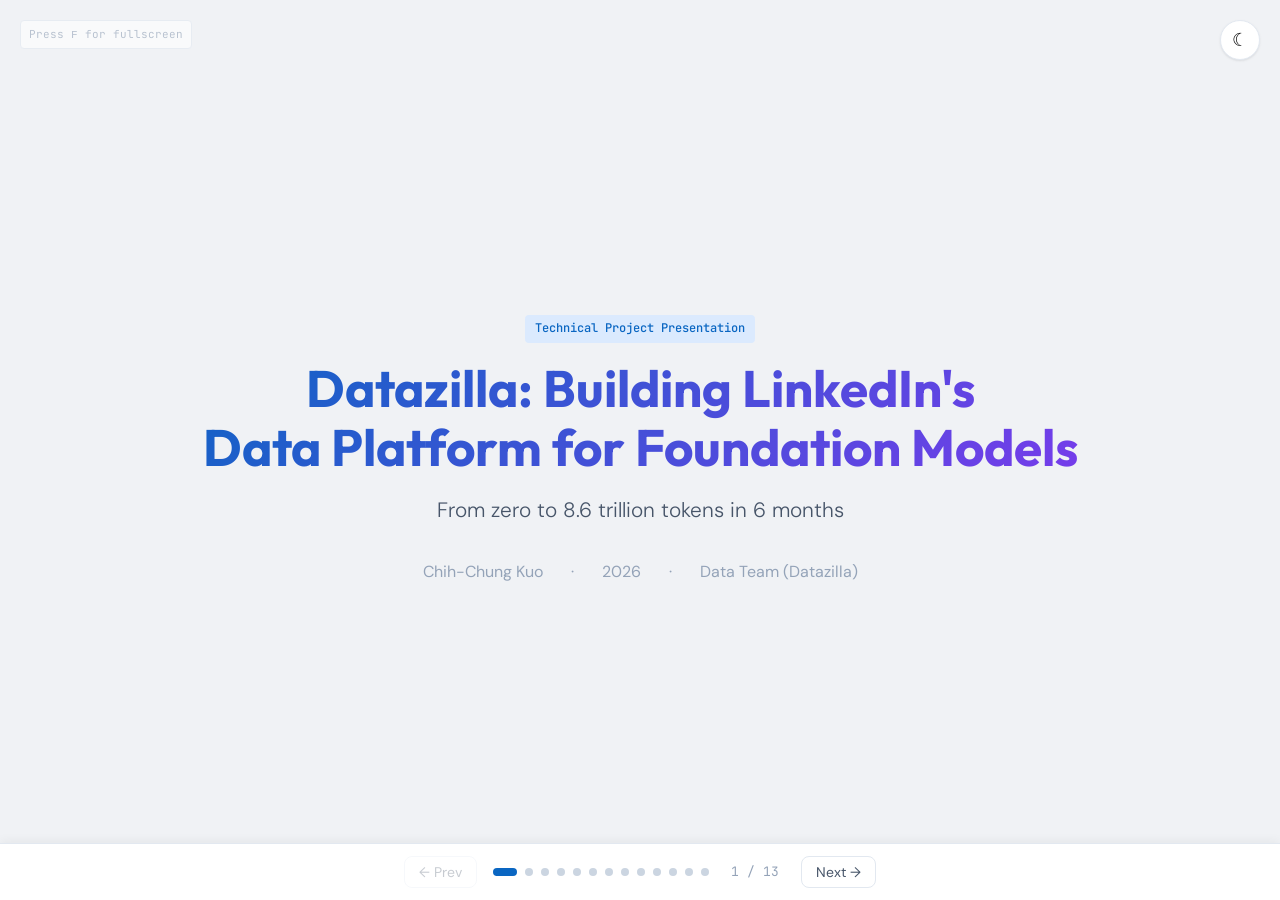
<file: pages/datazilla-presents/index.html>
<!DOCTYPE html>
<html lang="en" data-theme="light">
<head>
  <meta charset="UTF-8">
  <meta name="viewport" content="width=device-width, initial-scale=1.0">
  <title>Datazilla: Building LinkedIn's Data Platform for Foundation Models</title>
  <link rel="preconnect" href="https://fonts.googleapis.com">
  <link href="https://fonts.googleapis.com/css2?family=Outfit:wght@300..800&family=DM+Sans:opsz,wght@9..40,300..600&family=JetBrains+Mono:wght@400;500&display=swap" rel="stylesheet">
  <style>
    :root {
      --bg: #f0f2f5;
      --surface: #ffffff;
      --surface-hover: #f8fafc;
      --text: #1a1a2e;
      --text-sec: #475569;
      --text-muted: #94a3b8;
      --text-inv: #ffffff;
      --primary: #0a66c2;
      --primary-hover: #004182;
      --primary-light: #dbeafe;
      --primary-glow: rgba(10,102,194,0.08);
      --accent: #057642;
      --accent-light: #dcfce7;
      --warn: #d97706;
      --warn-light: #fef3c7;
      --danger: #dc2626;
      --danger-light: #fee2e2;
      --border: #e2e8f0;
      --border-strong: #cbd5e1;
      --shadow: 0 1px 3px rgba(0,0,0,0.06), 0 1px 2px rgba(0,0,0,0.04);
      --shadow-md: 0 4px 12px rgba(0,0,0,0.07);
      --shadow-lg: 0 12px 40px rgba(0,0,0,0.1);
      --radius: 12px;
      --radius-sm: 8px;
      --font-d: 'Outfit', -apple-system, system-ui, sans-serif;
      --font-b: 'DM Sans', -apple-system, system-ui, sans-serif;
      --font-m: 'JetBrains Mono', 'SF Mono', monospace;
      --purple: #7c3aed;
      --purple-light: #ede9fe;
      --teal: #0891b2;
      --teal-light: #ccfbf1;
      --orange: #ea580c;
      --orange-light: #fff7ed;
    }
    [data-theme="dark"] {
      --bg: #0a101e;
      --surface: #111827;
      --surface-hover: #1e293b;
      --text: #e2e8f0;
      --text-sec: #94a3b8;
      --text-muted: #475569;
      --text-inv: #0a101e;
      --primary: #58a6ff;
      --primary-hover: #79b8ff;
      --primary-light: #172554;
      --primary-glow: rgba(88,166,255,0.1);
      --accent: #4ade80;
      --accent-light: #052e16;
      --warn: #fbbf24;
      --warn-light: #422006;
      --danger: #f87171;
      --danger-light: #450a0a;
      --border: #1e293b;
      --border-strong: #334155;
      --shadow: 0 1px 3px rgba(0,0,0,0.3);
      --shadow-md: 0 4px 12px rgba(0,0,0,0.4);
      --shadow-lg: 0 12px 40px rgba(0,0,0,0.5);
      --purple: #a78bfa;
      --purple-light: #2e1065;
      --teal: #67e8f9;
      --teal-light: #083344;
      --orange: #fb923c;
      --orange-light: #431407;
    }

    *, *::before, *::after { box-sizing: border-box; margin: 0; padding: 0; }
    html, body { height: 100%; overflow: hidden; }
    body {
      font-family: var(--font-b);
      background: var(--bg);
      color: var(--text);
      line-height: 1.65;
      -webkit-font-smoothing: antialiased;
    }

    /* --- Theme Toggle --- */
    .theme-toggle {
      position: fixed;
      top: 20px;
      right: 20px;
      z-index: 100;
      background: var(--surface);
      border: 1px solid var(--border);
      border-radius: 50%;
      width: 40px;
      height: 40px;
      display: flex;
      align-items: center;
      justify-content: center;
      cursor: pointer;
      font-size: 18px;
      box-shadow: var(--shadow);
      transition: all 0.3s;
    }
    .theme-toggle:hover { box-shadow: var(--shadow-md); transform: scale(1.1); }

    /* --- Slide Container --- */
    .slides-wrapper {
      width: 100%;
      height: 100vh;
      position: relative;
    }
    .slide {
      position: absolute;
      inset: 0;
      display: flex;
      align-items: center;
      justify-content: center;
      padding: 60px 80px;
      opacity: 0;
      transform: translateX(40px);
      transition: opacity 0.5s ease, transform 0.5s ease;
      pointer-events: none;
      overflow-y: auto;
    }
    .slide.active {
      opacity: 1;
      transform: translateX(0);
      pointer-events: auto;
    }
    .slide.prev {
      opacity: 0;
      transform: translateX(-40px);
    }
    .slide-content {
      max-width: 1000px;
      width: 100%;
    }

    /* --- Navigation --- */
    .nav-bar {
      position: fixed;
      bottom: 0;
      left: 0;
      right: 0;
      z-index: 90;
      background: var(--surface);
      border-top: 1px solid var(--border);
      padding: 12px 24px;
      display: flex;
      align-items: center;
      justify-content: center;
      gap: 16px;
      box-shadow: 0 -2px 10px rgba(0,0,0,0.05);
    }
    .nav-dots {
      display: flex;
      gap: 8px;
      align-items: center;
    }
    .nav-dot {
      width: 8px;
      height: 8px;
      border-radius: 50%;
      background: var(--border-strong);
      transition: all 0.3s;
      cursor: pointer;
    }
    .nav-dot.active {
      background: var(--primary);
      width: 24px;
      border-radius: 4px;
    }
    .slide-counter {
      font-family: var(--font-m);
      font-size: 13px;
      color: var(--text-muted);
      min-width: 60px;
      text-align: center;
    }
    .nav-btn {
      background: var(--surface);
      border: 1px solid var(--border);
      border-radius: var(--radius-sm);
      padding: 6px 14px;
      cursor: pointer;
      font-family: var(--font-b);
      font-size: 14px;
      color: var(--text-sec);
      transition: all 0.2s;
    }
    .nav-btn:hover { background: var(--surface-hover); color: var(--text); }
    .nav-btn:disabled { opacity: 0.3; cursor: default; }

    /* --- Typography --- */
    h1 { font-family: var(--font-d); font-weight: 700; font-size: 3rem; line-height: 1.15; color: var(--text); }
    h2 { font-family: var(--font-d); font-weight: 600; font-size: 2rem; line-height: 1.25; margin-bottom: 24px; color: var(--text); }
    h3 { font-family: var(--font-d); font-weight: 600; font-size: 1.35rem; margin-bottom: 12px; color: var(--text); }
    p { font-size: 1.1rem; color: var(--text-sec); margin-bottom: 16px; }
    .subtitle { font-size: 1.3rem; color: var(--text-sec); font-weight: 300; margin-top: 16px; }
    .tag {
      display: inline-block;
      font-family: var(--font-m);
      font-size: 12px;
      padding: 4px 10px;
      border-radius: 4px;
      background: var(--primary-light);
      color: var(--primary);
      font-weight: 500;
    }

    /* --- Cards --- */
    .card {
      background: var(--surface);
      border: 1px solid var(--border);
      border-radius: var(--radius);
      padding: 28px;
      box-shadow: var(--shadow);
    }
    .card-accent {
      border-left: 4px solid var(--primary);
    }

    /* --- Title Slide --- */
    .title-slide {
      text-align: center;
      position: relative;
    }
    .title-slide h1 {
      font-size: 3.2rem;
      background: linear-gradient(135deg, var(--primary), var(--purple));
      -webkit-background-clip: text;
      -webkit-text-fill-color: transparent;
      background-clip: text;
    }
    .title-meta {
      margin-top: 32px;
      font-size: 1rem;
      color: var(--text-muted);
    }
    .title-meta span { margin: 0 12px; }

    /* --- Icon Badge --- */
    .icon-badge {
      width: 48px;
      height: 48px;
      border-radius: 12px;
      display: flex;
      align-items: center;
      justify-content: center;
      font-size: 22px;
      margin-bottom: 12px;
      flex-shrink: 0;
    }
    .icon-badge.blue { background: var(--primary-light); }
    .icon-badge.green { background: var(--accent-light); }
    .icon-badge.purple { background: var(--purple-light); }
    .icon-badge.orange { background: var(--orange-light); }
    .icon-badge.danger { background: var(--danger-light); }
    .icon-badge.teal { background: var(--teal-light); }

    /* --- SVG dark mode handling --- */
    .slide svg { max-width: 100%; height: auto; }
    [data-theme="dark"] .slide svg rect[fill="#FAFBFC"] { fill: var(--surface); }
    [data-theme="dark"] .slide svg rect[fill="#FFFFFF"],
    [data-theme="dark"] .slide svg rect[fill="#ffffff"] { fill: var(--surface-hover); }
    [data-theme="dark"] .slide svg rect[fill="#F1F5F9"] { fill: var(--surface); }
    [data-theme="dark"] .slide svg rect[fill="#F8FAFC"] { fill: var(--surface); }
    [data-theme="dark"] .slide svg text[fill="#1a1a2e"],
    [data-theme="dark"] .slide svg text[fill="#475569"],
    [data-theme="dark"] .slide svg text[fill="#64748B"] { fill: var(--text-sec); }
    [data-theme="dark"] .slide svg text[fill="#94A3B8"] { fill: var(--text-muted); }
    [data-theme="dark"] .slide svg line[stroke="#94A3B8"] { stroke: var(--text-muted); }
    [data-theme="dark"] .slide svg line[stroke="#E2E8F0"] { stroke: var(--border); }
    [data-theme="dark"] .slide svg rect[stroke="#CBD5E1"] { stroke: var(--border-strong); }
    /* Dark mode overrides for team-structure SVG */
    [data-theme="dark"] .slide svg rect[fill="#EEF4FB"],
    [data-theme="dark"] .slide svg rect[fill="#E0EDFB"],
    [data-theme="dark"] .slide svg rect[fill="#D8F0EB"],
    [data-theme="dark"] .slide svg rect[fill="#E4E8F0"],
    [data-theme="dark"] .slide svg rect[fill="#EBF0FA"] { fill: var(--surface); }
    [data-theme="dark"] .slide svg rect[fill="#E8F8F5"] { fill: #0a2725; }
    [data-theme="dark"] .slide svg rect[fill="#F0FDFA"] { fill: #0a2725; }
    [data-theme="dark"] .slide svg rect[fill="#FFF9E6"] { fill: #2a2310; }
    [data-theme="dark"] .slide svg text[fill="#1E3A5F"],
    [data-theme="dark"] .slide svg text[fill="#154360"],
    [data-theme="dark"] .slide svg text[fill="#1A5276"],
    [data-theme="dark"] .slide svg text[fill="#1B2631"],
    [data-theme="dark"] .slide svg text[fill="#1B2641"] { fill: var(--text); }
    [data-theme="dark"] .slide svg text[fill="#2C3E80"] { fill: #7c9cff; }
    [data-theme="dark"] .slide svg text[fill="#134E4A"],
    [data-theme="dark"] .slide svg text[fill="#0E6655"] { fill: var(--teal); }
    [data-theme="dark"] .slide svg text[fill="#5F6B7A"],
    [data-theme="dark"] .slide svg text[fill="#4A7BA0"],
    [data-theme="dark"] .slide svg text[fill="#1E8449"] { fill: var(--text-sec); }
    [data-theme="dark"] .slide svg text[fill="#8B6914"],
    [data-theme="dark"] .slide svg text[fill="#A68B3C"] { fill: var(--warn); }
    [data-theme="dark"] .slide svg rect[fill="#1E3A5F"] { fill: #2a4a6f; }
    [data-theme="dark"] .slide svg rect[fill="#1A5276"] { fill: #1a5276; }
    [data-theme="dark"] .slide svg rect[fill="#2471A3"] { fill: #2471a3; }
    [data-theme="dark"] .slide svg rect[fill="#2C3E80"] { fill: #2c3e80; }
    [data-theme="dark"] .slide svg rect[fill="#4A5580"] { fill: #4a5580; }
    [data-theme="dark"] .slide svg rect[fill="#1B2641"] { fill: #1b2641; }
    [data-theme="dark"] .slide svg line[stroke="#CBD5E1"] { stroke: var(--border-strong); }
    [data-theme="dark"] .slide svg rect[stroke="#E2E8F0"] { stroke: var(--border); }
    [data-theme="dark"] .slide svg rect[stroke="#B0D4F1"] { stroke: #1e4a6f; }
    [data-theme="dark"] .slide svg rect[stroke="#8EC4F0"] { stroke: #1e4a6f; }
    [data-theme="dark"] .slide svg rect[stroke="#7DC4B5"] { stroke: #0d6b5e; }
    [data-theme="dark"] .slide svg rect[stroke="#9AACCF"] { stroke: #3a5a7f; }
    [data-theme="dark"] .slide svg rect[fill="#64748B"] { fill: #64748b; }
    [data-theme="dark"] .slide svg line[stroke="#6B7B8D"] { stroke: var(--text-muted); }
    [data-theme="dark"] .slide svg rect[stroke="#F0C75E"] { stroke: #8b6914; }

    /* --- Goal Callout --- */
    .goal-callout {
      background: var(--accent-light);
      border: 1px solid var(--accent);
      border-radius: var(--radius-sm);
      padding: 20px 24px;
      margin-top: 24px;
    }
    .goal-callout p { margin: 0; font-size: 0.95rem; color: var(--text-sec); }
    .goal-callout strong { color: var(--accent); }

    /* --- SVG container --- */
    .svg-container {
      overflow-x: auto;
      margin-top: 24px;
      border: 1px solid var(--border);
      border-radius: var(--radius);
      background: var(--surface);
      padding: 16px;
    }

    /* --- Split Layout --- */
    .split-layout {
      display: grid;
      grid-template-columns: 1fr 1fr;
      gap: 32px;
      align-items: start;
      margin-top: 24px;
    }
    @media (max-width: 900px) {
      .split-layout { grid-template-columns: 1fr; }
    }

    /* --- Card Grid --- */
    .card-grid {
      display: grid;
      grid-template-columns: repeat(3, 1fr);
      gap: 16px;
      margin-top: 20px;
    }
    .card-grid .card { padding: 20px; }
    .card-grid .card h4 {
      font-family: var(--font-d);
      font-size: 1rem;
      font-weight: 600;
      margin-bottom: 6px;
      color: var(--text);
    }
    .card-grid .card p { font-size: 0.9rem; margin: 0; }
    @media (max-width: 768px) {
      .card-grid { grid-template-columns: 1fr; }
    }

    /* --- Card with colored left border --- */
    .card-border-teal { border-left: 4px solid var(--teal); }
    .card-border-blue { border-left: 4px solid var(--primary); }
    .card-border-danger { border-left: 4px solid var(--danger); }
    .card-border-accent { border-left: 4px solid var(--accent); }
    .card-border-warn { border-left: 4px solid var(--warn); }
    .card-border-purple { border-left: 4px solid var(--purple); }
    .card-border-green { border-left: 4px solid var(--accent); }

    /* --- Big Number Card --- */
    .big-number {
      font-family: var(--font-d);
      font-size: 2.5rem;
      font-weight: 800;
      color: var(--primary);
      line-height: 1.1;
    }
    .big-number-subtitle {
      font-size: 0.9rem;
      color: var(--text-muted);
      margin-top: 4px;
    }

    /* --- Quote Card --- */
    .card-quote {
      background: var(--primary-glow);
      border-left: 4px solid var(--primary);
      font-style: italic;
      font-size: 1.05rem;
      color: var(--text-sec);
      line-height: 1.7;
    }

    /* --- Card Grid 2-col / 4-col variants --- */
    .card-grid-2 { grid-template-columns: repeat(2, 1fr); }
    .card-grid-4 { grid-template-columns: repeat(4, 1fr); }
    @media (max-width: 768px) {
      .card-grid-2 { grid-template-columns: 1fr; }
      .card-grid-4 { grid-template-columns: repeat(2, 1fr); }
    }

    /* --- Card separator --- */
    .card-sep {
      border: none;
      border-top: 1px solid var(--border);
      margin: 14px 0;
    }

    /* --- Summary Table --- */
    .summary-table { width: 100%; border-collapse: collapse; font-size: 0.9rem; }
    .summary-table th, .summary-table td {
      text-align: left;
      padding: 10px 14px;
      border-bottom: 1px solid var(--border);
    }
    .summary-table th {
      font-family: var(--font-m);
      font-size: 0.8rem;
      font-weight: 500;
      color: var(--text-muted);
      text-transform: uppercase;
      letter-spacing: 0.5px;
    }
    .summary-table td { color: var(--text-sec); }
    .summary-table tr:last-child td { border-bottom: none; }

    /* --- Bullet list inside cards --- */
    .card ul {
      list-style: none;
      padding: 0;
      margin: 8px 0 0 0;
    }
    .card ul li {
      font-size: 0.95rem;
      color: var(--text-sec);
      padding: 3px 0 3px 16px;
      position: relative;
    }
    .card ul li::before {
      content: '';
      position: absolute;
      left: 0;
      top: 50%;
      width: 6px;
      height: 6px;
      border-radius: 50%;
      background: var(--border-strong);
      transform: translateY(-50%);
    }
    .card .card-title {
      font-family: var(--font-d);
      font-weight: 600;
      font-size: 1.05rem;
      margin-bottom: 4px;
      color: var(--text);
    }
    .card .card-subtitle {
      font-size: 0.85rem;
      color: var(--text-muted);
      margin-bottom: 0;
    }
    .stacked-cards { display: flex; flex-direction: column; gap: 16px; }
    .team-note {
      font-size: 0.85rem;
      color: var(--text-muted);
      margin-top: 12px;
      text-align: center;
    }

    /* --- Highlight Box (warn style) --- */
    .highlight-box {
      background: var(--warn-light);
      border: 1px solid var(--warn);
      border-left: 4px solid var(--warn);
      border-radius: var(--radius-sm);
      padding: 20px 24px;
      margin-top: 20px;
    }
    .highlight-box p { margin: 0 0 8px 0; font-size: 0.95rem; color: var(--text-sec); }
    .highlight-box p:last-child { margin-bottom: 0; }
    .highlight-box strong { color: var(--warn); }
    .highlight-box .small-italic { font-size: 0.85rem; font-style: italic; color: var(--text-muted); margin-top: 8px; }

    /* --- Dark mode: pipeline-scaling SVG --- */
    [data-theme="dark"] .slide svg rect[fill="#FFF5F5"] { fill: #2a1515; }
    [data-theme="dark"] .slide svg rect[fill="#FED7D7"] { fill: #3a1c1c; }
    [data-theme="dark"] .slide svg rect[fill="#FEB2B2"] { fill: #4a2020; }
    [data-theme="dark"] .slide svg rect[fill="#F0FFF4"] { fill: #0a2a14; }
    [data-theme="dark"] .slide svg rect[fill="#C6F6D5"] { fill: #0d3a1a; }
    [data-theme="dark"] .slide svg rect[fill="#EDF2F7"] { fill: var(--surface); }
    [data-theme="dark"] .slide svg rect[fill="#2D3748"] { fill: #1a2332; }
    [data-theme="dark"] .slide svg text[fill="#4A5568"] { fill: var(--text-sec); }
    [data-theme="dark"] .slide svg text[fill="#276749"] { fill: #48bb78; }
    [data-theme="dark"] .slide svg text[fill="#22543D"] { fill: #68d391; }
    [data-theme="dark"] .slide svg text[fill="#9B2C2C"] { fill: #fc8181; }
    [data-theme="dark"] .slide svg text[fill="#742A2A"] { fill: #feb2b2; }
    [data-theme="dark"] .slide svg text[fill="#2D3748"] { fill: var(--text); }
    [data-theme="dark"] .slide svg text[fill="#C53030"] { fill: #fc8181; }
    [data-theme="dark"] .slide svg text[fill="#A0AEC0"] { fill: var(--text-muted); }
    [data-theme="dark"] .slide svg text[fill="#718096"] { fill: var(--text-muted); }
    [data-theme="dark"] .slide svg line[stroke="#CBD5E0"] { stroke: var(--border-strong); }
    [data-theme="dark"] .slide svg line[stroke="#4A5568"] { stroke: var(--border-strong); }
    [data-theme="dark"] .slide svg line[stroke="#FEB2B2"] { stroke: #5a2020; }
    /* --- Dark mode: schema-evolution SVG --- */
    [data-theme="dark"] .slide svg rect[fill="#EBF8FF"] { fill: #0a1a2a; }
    [data-theme="dark"] .slide svg rect[fill="#BEE3F8"] { fill: #1a3a5a; }
    [data-theme="dark"] .slide svg text[fill="#2B6CB0"] { fill: #63b3ed; }
    [data-theme="dark"] .slide svg rect[stroke="#63B3ED"] { stroke: #3182ce; }
    [data-theme="dark"] .slide svg rect[stroke="#FEB2B2"] { stroke: #5a2020; }
    [data-theme="dark"] .slide svg rect[stroke="#9AE6B4"] { stroke: #276749; }
    [data-theme="dark"] .slide svg rect[stroke="#48BB78"] { stroke: #276749; }
    [data-theme="dark"] .slide svg rect[stroke="#E53E3E"] { stroke: #c53030; }
    [data-theme="dark"] .slide svg rect[stroke="#38A169"] { stroke: #276749; }
    [data-theme="dark"] .slide svg polygon[fill="#718096"] { fill: var(--text-muted); }

    /* --- Dark mode: version-timeline SVG --- */
    [data-theme="dark"] .slide svg rect[fill="#FFFBEB"] { fill: #2a2000; }
    [data-theme="dark"] .slide svg rect[fill="#FEF2F2"] { fill: #2a1010; }
    [data-theme="dark"] .slide svg rect[fill="#ECFDF5"] { fill: #0a2a14; }
    [data-theme="dark"] .slide svg rect[stroke="#FDE68A"] { stroke: #7c6c00; }
    [data-theme="dark"] .slide svg rect[stroke="#FCA5A5"] { stroke: #7c2020; }
    [data-theme="dark"] .slide svg rect[stroke="#6EE7B7"] { stroke: #276749; }
    [data-theme="dark"] .slide svg rect[stroke="#E2E8F0"] { stroke: var(--border); }
    [data-theme="dark"] .slide svg line[stroke="#CBD5E1"] { stroke: var(--border-strong); }
    [data-theme="dark"] .slide svg text[fill="#1E293B"] { fill: var(--text); }
    [data-theme="dark"] .slide svg text[fill="#B45309"] { fill: #fbbf24; }
    [data-theme="dark"] .slide svg text[fill="#D97706"] { fill: #fbbf24; }
    [data-theme="dark"] .slide svg text[fill="#DC2626"] { fill: #f87171; }
    [data-theme="dark"] .slide svg text[fill="#065F46"] { fill: #6ee7b7; }
    [data-theme="dark"] .slide svg text[fill="#1E40AF"] { fill: #93c5fd; }
    [data-theme="dark"] .slide svg text[fill="#CBD5E1"] { fill: var(--text-muted); }

    /* --- Fullscreen hint --- */
    .fullscreen-hint {
      position: fixed;
      top: 20px;
      left: 20px;
      z-index: 100;
      font-family: var(--font-m);
      font-size: 11px;
      color: var(--text-muted);
      background: var(--surface);
      border: 1px solid var(--border);
      border-radius: 4px;
      padding: 4px 8px;
      opacity: 0.6;
      transition: opacity 0.3s;
    }
    .fullscreen-hint:hover { opacity: 1; }

    /* --- Link styling --- */
    a { color: var(--primary); text-decoration: none; }
    a:hover { text-decoration: underline; }

    /* --- Agenda Slide --- */
    .agenda-list {
      display: flex;
      flex-direction: column;
      gap: 12px;
      margin-top: 32px;
    }
    .agenda-item {
      display: flex;
      align-items: center;
      gap: 16px;
      background: var(--surface);
      border: 1px solid var(--border);
      border-radius: var(--radius-sm);
      padding: 16px 20px;
      box-shadow: var(--shadow);
      transition: border-color 0.2s;
    }
    .agenda-item:hover {
      border-color: var(--primary);
    }
    .num-badge {
      width: 36px;
      height: 36px;
      border-radius: 10px;
      background: var(--primary-light);
      color: var(--primary);
      font-family: var(--font-d);
      font-weight: 700;
      font-size: 1rem;
      display: flex;
      align-items: center;
      justify-content: center;
      flex-shrink: 0;
    }
    .agenda-item-body {
      flex: 1;
      min-width: 0;
    }
    .agenda-item-body strong {
      font-size: 1.05rem;
      color: var(--text);
    }
    .agenda-item-body .agenda-note {
      font-size: 0.88rem;
      color: var(--text-sec);
      margin-top: 2px;
    }
    .agenda-time {
      font-size: 0.82rem;
      color: var(--text-muted);
      font-family: var(--font-m);
      flex-shrink: 0;
      white-space: nowrap;
    }
    .agenda-footer {
      text-align: center;
      margin-top: 28px;
      font-size: 0.85rem;
      color: var(--text-muted);
    }

    /* --- Responsive --- */
    @media (max-width: 900px) {
      .slide { padding: 40px 32px 80px; }
      .title-slide h1 { font-size: 2.2rem; }
      h2 { font-size: 1.6rem; }
    }
    @media (max-width: 768px) {
      .slide { padding: 40px 24px; }
      h1 { font-size: 2rem; }
      h2 { font-size: 1.5rem; }
    }
    /* --- Q&A slide --- */
    .qa-slide {
      display: flex;
      flex-direction: column;
      align-items: center;
      justify-content: center;
      text-align: center;
      min-height: 60vh;
    }
    .qa-slide h2 {
      font-size: 3rem;
      margin-bottom: 24px;
    }
    .qa-pulse {
      display: inline-flex;
      align-items: center;
      gap: 10px;
      font-size: 1.1rem;
      color: var(--accent);
      margin-bottom: 32px;
    }
    .qa-pulse .dot {
      width: 12px;
      height: 12px;
      border-radius: 50%;
      background: var(--accent);
      animation: pulse-glow 2s ease-in-out infinite;
    }
    @keyframes pulse-glow {
      0%, 100% { opacity: 1; transform: scale(1); }
      50% { opacity: 0.5; transform: scale(1.4); }
    }
    .qa-topics {
      display: flex;
      flex-wrap: wrap;
      gap: 10px;
      justify-content: center;
      margin-top: 8px;
    }
    .qa-topics .pill {
      background: var(--card-bg);
      border: 1px solid var(--border);
      border-radius: 20px;
      padding: 8px 18px;
      font-size: 0.9rem;
      color: var(--text-sec);
    }

    /* --- Reflection cards --- */
    .reflection-card {
      display: flex;
      gap: 20px;
      align-items: flex-start;
      padding: 24px;
      background: var(--card-bg);
      border: 1px solid var(--border);
      border-radius: 12px;
      text-align: left;
    }
    .reflection-card h3 {
      margin: 0 0 8px;
      font-size: 1.05rem;
    }
    .reflection-card p {
      margin: 0;
      font-size: 0.95rem;
      color: var(--text-sec);
      line-height: 1.6;
    }
    .reflection-stack {
      display: flex;
      flex-direction: column;
      gap: 16px;
    }

    /* --- Side TOC --- */
    .side-toc-section {
      margin-bottom: 6px;
    }
    .side-toc-section .side-toc-title {
      font-size: 12px;
      font-weight: 600;
      color: var(--text-muted);
      padding: 4px 0 2px 12px;
      border-left: 3px solid transparent;
      transition: all 0.3s;
      cursor: default;
    }
    .side-toc-section.active .side-toc-title {
      color: var(--primary);
      border-left-color: var(--primary);
      font-weight: 700;
    }
    .side-toc-section:not(.active) .side-toc-title {
      opacity: 0.45;
    }
    .side-toc-subs {
      max-height: 0;
      overflow: hidden;
      transition: max-height 0.35s ease;
    }
    .side-toc-section.active .side-toc-subs {
      max-height: 200px;
    }
    .side-toc-sub {
      font-size: 10.5px;
      color: var(--text-muted);
      padding: 2px 0 2px 22px;
      transition: all 0.2s;
      opacity: 0.5;
    }
    .side-toc-sub.current {
      opacity: 1;
      color: var(--primary);
      font-weight: 600;
    }
    .side-toc {
      position: fixed;
      left: 16px;
      top: 50%;
      transform: translateY(-50%);
      z-index: 80;
      display: flex;
      flex-direction: column;
      gap: 6px;
      opacity: 0.5;
      transition: opacity 0.3s ease;
    }
    .side-toc:hover { opacity: 0.85; }
    .side-toc.hidden { opacity: 0; pointer-events: none; }
    .side-toc-item-legacy {
      font-family: var(--font-b);
      font-size: 11px;
      color: var(--text-muted);
      padding: 4px 0 4px 10px;
      border-left: 2px solid transparent;
      opacity: 0.35;
      transition: all 0.3s ease;
      white-space: nowrap;
      cursor: default;
      line-height: 1.3;
    }
    .side-toc-item.active {
      color: var(--primary);
      font-weight: 700;
      border-left-color: var(--primary);
      opacity: 1;
    }
    @media (max-width: 900px) {
      .side-toc { display: none; }
    }
  </style>
</head>
<body>

<div class="fullscreen-hint">Press <kbd>F</kbd> for fullscreen</div>
<button class="theme-toggle" onclick="toggleTheme()" aria-label="Toggle theme">
  <span id="themeIcon">&#9790;</span>
</button>

<nav class="side-toc hidden" id="sideToc">
  <div class="side-toc-section" data-section="context">
    <div class="side-toc-title">Context &amp; Goals</div>
    <div class="side-toc-subs">
      <div class="side-toc-sub" data-slide-idx="2">Problem &amp; Goal</div>
      <div class="side-toc-sub" data-slide-idx="3">Team &amp; Role</div>
    </div>
  </div>
  <div class="side-toc-section" data-section="arch">
    <div class="side-toc-title">Technical Architecture</div>
    <div class="side-toc-subs">
      <div class="side-toc-sub" data-slide-idx="4">Architecture Overview</div>
      <div class="side-toc-sub" data-slide-idx="5">D1: Execution</div>
      <div class="side-toc-sub" data-slide-idx="6">D2: Data Size</div>
      <div class="side-toc-sub" data-slide-idx="7">D3: Platformize</div>
    </div>
  </div>
  <div class="side-toc-section" data-section="exec">
    <div class="side-toc-title">Execution</div>
    <div class="side-toc-subs">
      <div class="side-toc-sub" data-slide-idx="8">Iteration &amp; Releases</div>
    </div>
  </div>
  <div class="side-toc-section" data-section="lead">
    <div class="side-toc-title">Leadership</div>
    <div class="side-toc-subs">
      <div class="side-toc-sub" data-slide-idx="9">Challenges</div>
    </div>
  </div>
  <div class="side-toc-section" data-section="outcomes">
    <div class="side-toc-title">Outcomes &amp; Reflection</div>
    <div class="side-toc-subs">
      <div class="side-toc-sub" data-slide-idx="10">Results &amp; Impact</div>
      <div class="side-toc-sub" data-slide-idx="11">Reflections</div>
    </div>
  </div>
</nav>

<div class="slides-wrapper">

  <!-- Slide 1: Title -->
  <div class="slide active" data-slide="0">
    <div class="slide-content title-slide">
      <p class="tag" style="margin-bottom: 16px;">Technical Project Presentation</p>
      <h1>Datazilla: Building LinkedIn's<br>Data Platform for Foundation Models</h1>
      <p class="subtitle">From zero to 8.6 trillion tokens in 6 months</p>
      <div class="title-meta">
        <span>Chih-Chung Kuo</span>
        <span>&middot;</span>
        <span>2026</span>
        <span>&middot;</span>
        <span>Data Team (Datazilla)</span>
      </div>
    </div>
  </div>

  <!-- Slide 2: Agenda -->
  <div class="slide" data-slide="1">
    <div class="slide-content">
      <h2>Agenda</h2>
      <div class="agenda-list">
        <div class="agenda-item">
          <div class="num-badge">1</div>
          <div class="agenda-item-body">
            <strong>Context &amp; Goals</strong>
            <div class="agenda-note">Why this project? Why now?</div>
          </div>
        </div>
        <div class="agenda-item">
          <div class="num-badge">2</div>
          <div class="agenda-item-body">
            <strong>Technical Architecture &amp; Decisions</strong>
            <div class="agenda-note">3 dimensions of scaling</div>
          </div>
        </div>
        <div class="agenda-item">
          <div class="num-badge">3</div>
          <div class="agenda-item-body">
            <strong>Execution &amp; Leadership</strong>
            <div class="agenda-note">Iteration + the hard part</div>
          </div>
        </div>
        <div class="agenda-item">
          <div class="num-badge">4</div>
          <div class="agenda-item-body">
            <strong>Outcomes &amp; Reflection</strong>
            <div class="agenda-note">Results + what I'd do differently</div>
          </div>
        </div>
      </div>
      <p class="agenda-footer">20 minutes presentation &middot; followed by discussion</p>
    </div>
  </div>

  <!-- Slide 3: Context & Problem -->
  <div class="slide" data-slide="2">
    <div class="slide-content">
      <h2>Context &amp; Problem</h2>
      <div class="card card-accent" style="margin-bottom: 24px;">
        <h3 style="margin-bottom: 8px; color: var(--primary);">Story</h3>
        <p style="margin: 0; font-size: 1.05rem; font-style: italic; line-height: 1.7;">"In January 2024, my team was told: build a data platform for LinkedIn's new foundation model. We had no spec, no staffing plan, and the model team couldn't tell us what they needed. The only thing clear: we were the blocker."</p>
      </div>
      <div class="svg-container">
        <svg xmlns="http://www.w3.org/2000/svg" viewBox="0 0 1200 420" width="100%" font-family="-apple-system, 'Helvetica Neue', Arial, sans-serif">
          <defs>
            <filter id="glow" x="-20%" y="-20%" width="140%" height="140%">
              <feGaussianBlur stdDeviation="6" result="blur"/>
              <feComposite in="SourceGraphic" in2="blur" operator="over"/>
            </filter>
            <filter id="shadow" x="-5%" y="-5%" width="110%" height="115%">
              <feDropShadow dx="0" dy="2" stdDeviation="3" flood-color="#000" flood-opacity="0.08"/>
            </filter>
            <marker id="arrow" viewBox="0 0 10 7" refX="10" refY="3.5" markerWidth="10" markerHeight="7" orient="auto-start-reverse">
              <path d="M 0 0 L 10 3.5 L 0 7 z" fill="#94A3B8"/>
            </marker>
            <marker id="arrow-accent" viewBox="0 0 10 7" refX="10" refY="3.5" markerWidth="10" markerHeight="7" orient="auto-start-reverse">
              <path d="M 0 0 L 10 3.5 L 0 7 z" fill="#0D9488"/>
            </marker>
            <marker id="arrow-blue" viewBox="0 0 10 7" refX="10" refY="3.5" markerWidth="10" markerHeight="7" orient="auto-start-reverse">
              <path d="M 0 0 L 10 3.5 L 0 7 z" fill="#3B82F6"/>
            </marker>
          </defs>

          <rect width="1200" height="420" fill="#FAFBFC"/>

          <!-- LEFT: Data Sources -->
          <g transform="translate(30, 40)">
            <text x="120" y="0" text-anchor="middle" font-size="11" font-weight="600" fill="#94A3B8" letter-spacing="1.5">DATA SOURCES</text>

            <!-- Member Profile box -->
            <rect x="0" y="18" width="240" height="50" rx="8" fill="#FFFFFF" stroke="#8B5CF6" stroke-width="1.5" filter="url(#shadow)"/>
            <rect x="0" y="18" width="240" height="24" rx="8" fill="#8B5CF6" opacity="0.1"/>
            <text x="120" y="36" text-anchor="middle" font-size="11" font-weight="600" fill="#7C3AED">Member Profile</text>
            <text x="120" y="56" text-anchor="middle" font-size="10" fill="#64748B">Skills, Experience, Education, Connections</text>

            <!-- Member Activities box (contains surfaces) -->
            <rect x="0" y="82" width="240" height="230" rx="8" fill="#FFFFFF" stroke="#3B82F6" stroke-width="1.5" filter="url(#shadow)"/>
            <rect x="0" y="82" width="240" height="28" rx="8" fill="#3B82F6" opacity="0.1"/>
            <text x="120" y="102" text-anchor="middle" font-size="11" font-weight="600" fill="#2563EB">Member Activities (13 Surfaces)</text>

            <!-- Surface boxes inside -->
            <g transform="translate(12, 116)">
              <rect x="0" y="0" width="102" height="34" rx="5" fill="#F1F5F9" stroke="#CBD5E1" stroke-width="1"/>
              <text x="51" y="22" text-anchor="middle" font-size="10.5" font-weight="500" fill="#475569">Feed</text>

              <rect x="114" y="0" width="102" height="34" rx="5" fill="#F1F5F9" stroke="#CBD5E1" stroke-width="1"/>
              <text x="165" y="22" text-anchor="middle" font-size="10.5" font-weight="500" fill="#475569">Job</text>

              <rect x="0" y="42" width="102" height="34" rx="5" fill="#F1F5F9" stroke="#CBD5E1" stroke-width="1"/>
              <text x="51" y="64" text-anchor="middle" font-size="10.5" font-weight="500" fill="#475569">Search</text>

              <rect x="114" y="42" width="102" height="34" rx="5" fill="#F1F5F9" stroke="#CBD5E1" stroke-width="1"/>
              <text x="165" y="64" text-anchor="middle" font-size="10.5" font-weight="500" fill="#475569">Notification</text>

              <rect x="0" y="84" width="102" height="34" rx="5" fill="#F8FAFC" stroke="#CBD5E1" stroke-width="1" stroke-dasharray="4 2"/>
              <text x="51" y="106" text-anchor="middle" font-size="10.5" fill="#94A3B8">Ads, PYMK...</text>

              <rect x="114" y="84" width="102" height="34" rx="5" fill="#F8FAFC" stroke="#CBD5E1" stroke-width="1" stroke-dasharray="4 2"/>
              <text x="165" y="106" text-anchor="middle" font-size="10.5" fill="#94A3B8">+ 7 more</text>
            </g>
          </g>

          <text x="150" y="380" text-anchor="middle" font-size="12" fill="#94A3B8" font-style="italic">Profiles + Activities</text>

          <!-- ARROWS: Left to Center -->
          <line x1="285" y1="160" x2="355" y2="200" stroke="#94A3B8" stroke-width="1.5" marker-end="url(#arrow)" opacity="0.5"/>
          <line x1="285" y1="220" x2="355" y2="215" stroke="#94A3B8" stroke-width="1.5" marker-end="url(#arrow)" opacity="0.7"/>
          <line x1="285" y1="280" x2="355" y2="225" stroke="#94A3B8" stroke-width="1.5" marker-end="url(#arrow)" opacity="0.5"/>

          <!-- CENTER: Datazilla -->
          <g transform="translate(370, 115)">
            <rect x="-8" y="-8" width="216" height="196" rx="20" fill="#0D9488" opacity="0.06"/>
            <rect x="0" y="0" width="200" height="180" rx="14" fill="#FFFFFF" stroke="#0D9488" stroke-width="2.5" filter="url(#glow)"/>
            <rect x="0" y="0" width="200" height="44" rx="14" fill="#0D9488"/>
            <rect x="0" y="30" width="200" height="14" fill="#0D9488"/>

            <g transform="translate(24, 12)" fill="#FFFFFF" opacity="0.9">
              <circle cx="0" cy="0" r="3"/>
              <circle cx="8" cy="-2" r="2.5"/>
              <circle cx="14" cy="2" r="2.5"/>
              <ellipse cx="5" cy="8" rx="8" ry="6"/>
            </g>

            <text x="100" y="30" text-anchor="middle" font-size="20" font-weight="700" fill="#FFFFFF" letter-spacing="0.5">Datazilla</text>
            <text x="100" y="70" text-anchor="middle" font-size="12" font-weight="600" fill="#0D9488">Unified Data Platform</text>
            <text x="100" y="86" text-anchor="middle" font-size="12" font-weight="600" fill="#0D9488">for LLM Training</text>

            <line x1="30" y1="100" x2="170" y2="100" stroke="#E2E8F0" stroke-width="1"/>
            <text x="100" y="120" text-anchor="middle" font-size="10.5" fill="#64748B">Collect + Enrich + Serve</text>
            <text x="100" y="138" text-anchor="middle" font-size="10.5" fill="#64748B">13 surfaces, daily pipeline</text>
            <text x="100" y="156" text-anchor="middle" font-size="10.5" fill="#64748B">8.6T tokens at peak</text>
          </g>

          <text x="470" y="350" text-anchor="middle" font-size="12" fill="#0D9488" font-weight="600" font-style="italic">The piece we built</text>

          <!-- ARROWS: Center to Model Customers -->
          <line x1="590" y1="205" x2="650" y2="205" stroke="#0D9488" stroke-width="2" marker-end="url(#arrow-accent)"/>

          <!-- RIGHT: Model Customers + End User -->
          <g transform="translate(665, 40)">
            <!-- Large dashed container: Model Customers -->
            <rect x="0" y="0" width="280" height="340" rx="14" fill="#FFFFFF" stroke="#3B82F6" stroke-width="2" stroke-dasharray="8 4" filter="url(#shadow)"/>
            <text x="140" y="28" text-anchor="middle" font-size="13" font-weight="600" fill="#3B82F6">Model Customers</text>
            <line x1="20" y1="38" x2="260" y2="38" stroke="#E2E8F0" stroke-width="1"/>

            <!-- 360Brew: primary (solid border) -->
            <rect x="16" y="52" width="248" height="70" rx="10" fill="#FFFFFF" stroke="#3B82F6" stroke-width="2" filter="url(#shadow)"/>
            <rect x="16" y="52" width="248" height="28" rx="10" fill="#3B82F6"/>
            <rect x="16" y="70" width="248" height="10" fill="#3B82F6"/>
            <text x="140" y="72" text-anchor="middle" font-size="13" font-weight="700" fill="#FFFFFF">360Brew</text>
            <text x="140" y="100" text-anchor="middle" font-size="11" fill="#64748B">Foundation Recommendation Model</text>

            <!-- inGen: solid border (another foundation model) -->
            <rect x="16" y="138" width="248" height="60" rx="10" fill="#FFFFFF" stroke="#3B82F6" stroke-width="1.5" filter="url(#shadow)"/>
            <text x="140" y="164" text-anchor="middle" font-size="12" font-weight="600" fill="#2563EB">inGen</text>
            <text x="140" y="184" text-anchor="middle" font-size="10" fill="#94A3B8">Another foundation model</text>

            <!-- LMS AI + Retention AI side by side (dashed) -->
            <rect x="16" y="214" width="118" height="56" rx="8" fill="#FFFFFF" stroke="#94A3B8" stroke-width="1.5" stroke-dasharray="5 3"/>
            <text x="75" y="238" text-anchor="middle" font-size="11" font-weight="500" fill="#64748B">LMS AI</text>
            <text x="75" y="256" text-anchor="middle" font-size="9.5" fill="#94A3B8">Learning</text>

            <rect x="146" y="214" width="118" height="56" rx="8" fill="#FFFFFF" stroke="#94A3B8" stroke-width="1.5" stroke-dasharray="5 3"/>
            <text x="205" y="238" text-anchor="middle" font-size="11" font-weight="500" fill="#64748B">Retention AI</text>
            <text x="205" y="256" text-anchor="middle" font-size="9.5" fill="#94A3B8">Engagement</text>

            <!-- More customers hint -->
            <text x="140" y="300" text-anchor="middle" font-size="10" fill="#94A3B8" font-style="italic">+ more potential customers via CFW</text>
          </g>

          <!-- ARROWS: Model Customers to End User -->
          <line x1="945" y1="127" x2="1000" y2="127" stroke="#3B82F6" stroke-width="1.5" marker-end="url(#arrow-blue)"/>

          <!-- FAR RIGHT: End User (surface) -->
          <g transform="translate(1010, 40)">
            <text x="85" y="16" text-anchor="middle" font-size="11" font-weight="600" fill="#94A3B8" letter-spacing="1.5">END USER</text>

            <!-- Feed surface (primary) -->
            <rect x="0" y="52" width="170" height="70" rx="10" fill="#FFFFFF" stroke="#10B981" stroke-width="2" filter="url(#shadow)"/>
            <rect x="0" y="52" width="170" height="28" rx="10" fill="#10B981"/>
            <rect x="0" y="70" width="170" height="10" fill="#10B981"/>
            <text x="85" y="72" text-anchor="middle" font-size="13" font-weight="700" fill="#FFFFFF">Feed</text>
            <text x="85" y="102" text-anchor="middle" font-size="10" fill="#64748B">Primary deployment surface</text>
          </g>

          <!-- Bottom labels -->
          <text x="805" y="410" text-anchor="middle" font-size="12" fill="#3B82F6" font-weight="500" font-style="italic">One platform, multiple model teams</text>

        </svg>
      </div>
      <div class="goal-callout">
        <p><strong>Goal (6 months):</strong> From zero &rarr; 1T raw tokens &middot; 3 months of activity data &middot; 100M members &middot; 5 Surfaces (Feed, Job, Notification, Network, Search)</p>
      </div>
    </div>
  </div>

  <!-- Slide 4: Team & My Role -->
  <div class="slide" data-slide="3">
    <div class="slide-content">
      <h2>Team &amp; My Role</h2>
      <div class="svg-container" style="padding: 8px 0; margin-bottom: 20px;">
        <svg xmlns="http://www.w3.org/2000/svg" viewBox="0 0 960 500" width="100%" font-family="-apple-system, 'Helvetica Neue', Arial, sans-serif">
            <defs>
              <filter id="ts-shadow" x="-4%" y="-4%" width="108%" height="112%">
                <feDropShadow dx="0" dy="2" stdDeviation="3" flood-color="#000" flood-opacity="0.08"/>
              </filter>
              <filter id="ts-ck-glow" x="-6%" y="-6%" width="112%" height="116%">
                <feDropShadow dx="0" dy="2" stdDeviation="5" flood-color="#0D9488" flood-opacity="0.25"/>
              </filter>
              <marker id="ts-arrow" viewBox="0 0 10 7" refX="10" refY="3.5" markerWidth="8" markerHeight="6" orient="auto-start-reverse">
                <path d="M 0 0 L 10 3.5 L 0 7 z" fill="#94A3B8"/>
              </marker>
            </defs>
            <rect width="960" height="500" fill="#FAFBFC" rx="0"/>
            <rect x="330" y="24" width="300" height="44" rx="22" fill="#1E3A5F" filter="url(#ts-shadow)"/>
            <text x="480" y="52" text-anchor="middle" fill="#FFFFFF" font-size="16" font-weight="600">360Brew Initiative</text>
            <line x1="480" y1="68" x2="480" y2="100" stroke="#CBD5E1" stroke-width="1.5"/>
            <line x1="160" y1="100" x2="800" y2="100" stroke="#CBD5E1" stroke-width="1.5"/>
            <line x1="160" y1="100" x2="160" y2="118" stroke="#CBD5E1" stroke-width="1.5"/>
            <line x1="480" y1="100" x2="480" y2="118" stroke="#CBD5E1" stroke-width="1.5"/>
            <line x1="800" y1="100" x2="800" y2="118" stroke="#CBD5E1" stroke-width="1.5"/>
            <g>
              <rect x="30" y="118" width="260" height="248" rx="12" fill="#FFFFFF" stroke="#0D9488" stroke-width="2" filter="url(#ts-shadow)"/>
              <rect x="30" y="118" width="260" height="42" rx="12" fill="#0D9488"/>
              <rect x="30" y="148" width="260" height="12" fill="#0D9488"/>
              <text x="160" y="145" text-anchor="middle" fill="#FFFFFF" font-size="14" font-weight="600">Data Team (Datazilla)</text>
              <rect x="50" y="170" width="220" height="40" rx="8" fill="#F8FAFC" stroke="#E2E8F0" stroke-width="1"/>
              <text x="66" y="185" fill="#1E3A5F" font-size="11.5" font-weight="600">Leader A</text>
              <text x="66" y="200" fill="#5F6B7A" font-size="10">Overall Tech Lead (ML/Quality)</text>
              <rect x="50" y="220" width="220" height="40" rx="8" fill="#F0FDFA" stroke="#0D9488" stroke-width="1.5" filter="url(#ts-ck-glow)"/>
              <circle cx="70" cy="240" r="10" fill="#0D9488"/>
              <text x="70" y="244" text-anchor="middle" fill="#FFFFFF" font-size="10" font-weight="700">CK</text>
              <text x="86" y="235" fill="#134E4A" font-size="11.5" font-weight="600">CK</text>
              <text x="86" y="250" fill="#5F6B7A" font-size="10">System Architect + PM</text>
              <rect x="50" y="300" width="220" height="36" rx="8" fill="#F8FAFC" stroke="#E2E8F0" stroke-width="1" stroke-dasharray="4 2"/>
              <text x="160" y="323" text-anchor="middle" fill="#64748B" font-size="11">+ 6 Engineers</text>
            </g>
            <g>
              <rect x="350" y="118" width="260" height="180" rx="12" fill="#FFFFFF" stroke="#E2E8F0" stroke-width="1.5" filter="url(#ts-shadow)"/>
              <rect x="350" y="118" width="260" height="42" rx="12" fill="#1E3A5F"/>
              <rect x="350" y="148" width="260" height="12" fill="#1E3A5F"/>
              <text x="480" y="145" text-anchor="middle" fill="#FFFFFF" font-size="14" font-weight="600">Model Team</text>
              <text x="480" y="195" text-anchor="middle" fill="#475569" font-size="13">360Brew Model Training</text>
              <text x="480" y="218" text-anchor="middle" fill="#94A3B8" font-size="11">Fine-tuning + inference pipeline</text>
              <rect x="455" y="238" width="50" height="36" rx="6" fill="#F1F5F9" stroke="#E2E8F0" stroke-width="1"/>
              <text x="480" y="261" text-anchor="middle" fill="#94A3B8" font-size="18">&#9881;</text>
            </g>
            <g>
              <rect x="670" y="118" width="260" height="180" rx="12" fill="#FFFFFF" stroke="#E2E8F0" stroke-width="1.5" filter="url(#ts-shadow)"/>
              <rect x="670" y="118" width="260" height="42" rx="12" fill="#1E3A5F"/>
              <rect x="670" y="148" width="260" height="12" fill="#1E3A5F"/>
              <text x="800" y="145" text-anchor="middle" fill="#FFFFFF" font-size="14" font-weight="600">Benchmark Team</text>
              <text x="800" y="195" text-anchor="middle" fill="#475569" font-size="13">Evaluation</text>
              <text x="800" y="218" text-anchor="middle" fill="#94A3B8" font-size="11">Quality metrics + benchmarks</text>
              <rect x="775" y="238" width="50" height="36" rx="6" fill="#F1F5F9" stroke="#E2E8F0" stroke-width="1"/>
              <text x="800" y="261" text-anchor="middle" fill="#94A3B8" font-size="18">&#9733;</text>
            </g>
            <path d="M 290 230 C 320 230, 320 220, 350 220" fill="none" stroke="#94A3B8" stroke-width="1.5" marker-end="url(#ts-arrow)" marker-start="url(#ts-arrow)"/>
            <rect x="296" y="210" width="78" height="18" rx="9" fill="#F1F5F9" stroke="#E2E8F0" stroke-width="1"/>
            <text x="335" y="223" text-anchor="middle" fill="#64748B" font-size="9" font-weight="500">collaborate</text>
            <path d="M 290 280 Q 480 340 670 240" fill="none" stroke="#94A3B8" stroke-width="1.5" stroke-dasharray="6 3" marker-end="url(#ts-arrow)" marker-start="url(#ts-arrow)"/>
            <rect x="440" y="296" width="78" height="18" rx="9" fill="#F1F5F9" stroke="#E2E8F0" stroke-width="1"/>
            <text x="479" y="309" text-anchor="middle" fill="#64748B" font-size="9" font-weight="500">collaborate</text>
            <rect x="310" y="410" width="340" height="60" rx="12" fill="#FFFFFF" stroke="#CBD5E1" stroke-width="1.5" stroke-dasharray="6 3" filter="url(#ts-shadow)"/>
            <text x="480" y="436" text-anchor="middle" fill="#475569" font-size="13" font-weight="600">Partner Teams</text>
            <text x="480" y="456" text-anchor="middle" fill="#94A3B8" font-size="11.5">Feed Team, Trust Team, etc.</text>
            <line x1="480" y1="298" x2="480" y2="410" stroke="#CBD5E1" stroke-width="1.5" stroke-dasharray="6 3"/>
            <text x="492" y="358" fill="#94A3B8" font-size="10" font-style="italic">cross-team</text>
          </svg>
      </div>
      <div class="card-grid" style="grid-template-columns: 1fr 1fr;">
        <div class="card card-border-teal">
          <div class="card-title">CK &mdash; System Architect + Project Manager</div>
          <ul>
            <li>Platform design &amp; pipeline architecture</li>
            <li>Schema design &amp; data serving</li>
            <li>Task delegation &amp; milestone tracking</li>
          </ul>
        </div>
        <div class="card card-border-blue">
          <div class="card-title">Leader A &mdash; Overall Tech Lead</div>
          <ul>
            <li>ML decisions &amp; data quality</li>
            <li>Summarization pipeline</li>
            <li>Model team alignment</li>
          </ul>
        </div>
      </div>
      <p class="team-note">Data Team: 2 leads + 6 engineers</p>
    </div>
  </div>

  <!-- Slide 5: Technical Architecture -->
  <div class="slide" data-slide="4">
    <div class="slide-content">
      <h2>Technical Architecture</h2>
      <div class="svg-container" style="padding: 12px;">
        <svg xmlns="http://www.w3.org/2000/svg" viewBox="0 0 1200 520" width="100%" font-family="-apple-system, 'Helvetica Neue', Arial, sans-serif">
          <defs>
            <filter id="arch-shadow" x="-3%" y="-3%" width="106%" height="110%">
              <feDropShadow dx="0" dy="2" stdDeviation="3" flood-color="#000" flood-opacity="0.08"/>
            </filter>
            <marker id="arch-arrow" viewBox="0 0 10 7" refX="10" refY="3.5" markerWidth="10" markerHeight="7" orient="auto">
              <path d="M 0 0 L 10 3.5 L 0 7 z" fill="#6B7B8D"/>
            </marker>
            <marker id="arch-arrowTeal" viewBox="0 0 10 7" refX="10" refY="3.5" markerWidth="10" markerHeight="7" orient="auto">
              <path d="M 0 0 L 10 3.5 L 0 7 z" fill="#0D9488"/>
            </marker>
          </defs>
          <rect width="1200" height="520" fill="#FAFBFC"/>
          <rect x="20" y="30" width="200" height="460" rx="14" fill="#EEF4FB" stroke="#B0D4F1" stroke-width="1" filter="url(#arch-shadow)"/>
          <text x="120" y="60" text-anchor="middle" font-size="15" font-weight="700" fill="#1A5276">DATA SOURCES</text>
          <rect x="36" y="80" width="168" height="200" rx="10" fill="#FFFFFF" stroke="#3B82F6" stroke-width="1.5" filter="url(#arch-shadow)"/>
          <rect x="36" y="80" width="168" height="32" rx="10" fill="#3B82F6"/>
          <rect x="36" y="100" width="168" height="12" fill="#3B82F6"/>
          <text x="120" y="102" text-anchor="middle" font-size="13" font-weight="600" fill="#FFFFFF">Member Activities</text>
          <rect x="52" y="122" width="136" height="34" rx="6" fill="#F1F5F9" stroke="#CBD5E1" stroke-width="1"/>
          <text x="120" y="144" text-anchor="middle" font-size="12" font-weight="500" fill="#475569">Feed</text>
          <rect x="52" y="164" width="136" height="34" rx="6" fill="#F1F5F9" stroke="#CBD5E1" stroke-width="1"/>
          <text x="120" y="186" text-anchor="middle" font-size="12" font-weight="500" fill="#475569">Job</text>
          <rect x="52" y="206" width="136" height="34" rx="6" fill="#F8FAFC" stroke="#CBD5E1" stroke-width="1" stroke-dasharray="5 3"/>
          <text x="120" y="228" text-anchor="middle" font-size="12" fill="#94A3B8">... 11 more surfaces</text>
          <rect x="130" y="248" width="60" height="24" rx="12" fill="#3B82F6"/>
          <text x="160" y="265" text-anchor="middle" font-size="11" font-weight="700" fill="#FFFFFF">13 total</text>
          <rect x="36" y="300" width="168" height="70" rx="10" fill="#FFFFFF" stroke="#8B5CF6" stroke-width="1.5" filter="url(#arch-shadow)"/>
          <rect x="36" y="300" width="168" height="32" rx="10" fill="#8B5CF6"/>
          <rect x="36" y="320" width="168" height="12" fill="#8B5CF6"/>
          <text x="120" y="322" text-anchor="middle" font-size="13" font-weight="600" fill="#FFFFFF">Member Profile</text>
          <text x="120" y="352" text-anchor="middle" font-size="11" fill="#64748B">Skills, Experience, etc.</text>
          <rect x="36" y="388" width="168" height="86" rx="10" fill="#FFFFFF" stroke="#94A3B8" stroke-width="1" filter="url(#arch-shadow)"/>
          <rect x="36" y="388" width="168" height="32" rx="10" fill="#64748B"/>
          <rect x="36" y="408" width="168" height="12" fill="#64748B"/>
          <text x="120" y="410" text-anchor="middle" font-size="13" font-weight="600" fill="#FFFFFF">Entity Metadata</text>
          <text x="120" y="440" text-anchor="middle" font-size="11" fill="#64748B">Org, Course, Product</text>
          <text x="120" y="458" text-anchor="middle" font-size="11" fill="#64748B">Job Posting, Feed Info</text>
          <line x1="220" y1="260" x2="270" y2="260" stroke="#6B7B8D" stroke-width="2" marker-end="url(#arch-arrow)"/>
          <rect x="280" y="30" width="200" height="460" rx="14" fill="#E0EDFB" stroke="#8EC4F0" stroke-width="1" filter="url(#arch-shadow)"/>
          <text x="380" y="60" text-anchor="middle" font-size="15" font-weight="700" fill="#154360">DAILY COLLECTION</text>
          <text x="380" y="80" text-anchor="middle" font-size="11" fill="#4A7BA0">Automated daily pipeline</text>
          <rect x="296" y="100" width="168" height="140" rx="10" fill="#FFFFFF" stroke="#2471A3" stroke-width="1.5" filter="url(#arch-shadow)"/>
          <rect x="296" y="100" width="168" height="32" rx="10" fill="#2471A3"/>
          <rect x="296" y="120" width="168" height="12" fill="#2471A3"/>
          <text x="380" y="122" text-anchor="middle" font-size="12" font-weight="600" fill="#FFFFFF">Raw Activity Collection</text>
          <text x="380" y="158" text-anchor="middle" font-size="12" fill="#475569">13 surface-specific</text>
          <text x="380" y="176" text-anchor="middle" font-size="12" fill="#475569">Spark jobs</text>
          <text x="380" y="200" text-anchor="middle" font-size="11" fill="#94A3B8">(one per surface, daily)</text>
          <rect x="296" y="260" width="168" height="120" rx="10" fill="#FFFFFF" stroke="#1A5276" stroke-width="1.5" filter="url(#arch-shadow)"/>
          <rect x="296" y="260" width="168" height="32" rx="10" fill="#1A5276"/>
          <rect x="296" y="280" width="168" height="12" fill="#1A5276"/>
          <text x="380" y="282" text-anchor="middle" font-size="12" font-weight="600" fill="#FFFFFF">Entity Collection</text>
          <text x="380" y="318" text-anchor="middle" font-size="12" fill="#475569">Profile, Org, Job</text>
          <text x="380" y="338" text-anchor="middle" font-size="12" fill="#475569">Feed Info, Search Info</text>
          <!-- OpenHouse removed for simplicity -->
          <line x1="480" y1="260" x2="530" y2="260" stroke="#6B7B8D" stroke-width="2" marker-end="url(#arch-arrow)"/>
          <rect x="540" y="30" width="380" height="460" rx="14" fill="#D8F0EB" stroke="#7DC4B5" stroke-width="1" filter="url(#arch-shadow)"/>
          <text x="730" y="60" text-anchor="middle" font-size="15" font-weight="700" fill="#0E6655">AGGREGATION</text>
          <text x="730" y="80" text-anchor="middle" font-size="11" fill="#1E8449">Configurable Workflow</text>
          <rect x="560" y="96" width="340" height="44" rx="8" fill="#FFFFFF" stroke="#7DC4B5" stroke-width="1" filter="url(#arch-shadow)"/>
          <text x="730" y="124" text-anchor="middle" font-size="13" font-weight="600" fill="#0E6655">Activity Extraction + Search Pre-processing</text>
          <line x1="730" y1="140" x2="730" y2="165" stroke="#0D9488" stroke-width="2" marker-end="url(#arch-arrowTeal)"/>
          <rect x="560" y="170" width="340" height="120" rx="10" fill="#FFFFFF" stroke="#0D9488" stroke-width="2.5" filter="url(#arch-shadow)"/>
          <rect x="560" y="170" width="340" height="36" rx="10" fill="#0D9488"/>
          <rect x="560" y="194" width="340" height="12" fill="#0D9488"/>
          <text x="730" y="195" text-anchor="middle" font-size="14" font-weight="700" fill="#FFFFFF">9 Parallel Feature Join Jobs</text>
          <g transform="translate(576, 218)">
            <rect x="0" y="0" width="96" height="40" rx="6" fill="#E8F8F5" stroke="#0D9488" stroke-width="1"/>
            <text x="48" y="26" text-anchor="middle" font-size="12" font-weight="600" fill="#0E6655">Job</text>
            <rect x="110" y="0" width="96" height="40" rx="6" fill="#E8F8F5" stroke="#0D9488" stroke-width="1"/>
            <text x="158" y="26" text-anchor="middle" font-size="12" font-weight="600" fill="#0E6655">Feed</text>
            <rect x="220" y="0" width="96" height="40" rx="6" fill="#F8FAFC" stroke="#94A3B8" stroke-width="1" stroke-dasharray="5 3"/>
            <text x="268" y="26" text-anchor="middle" font-size="12" fill="#94A3B8">... +7 more</text>
          </g>
          <line x1="730" y1="295" x2="730" y2="315" stroke="#0D9488" stroke-width="2" marker-end="url(#arch-arrowTeal)"/>
          <rect x="560" y="320" width="340" height="40" rx="8" fill="#0D9488" filter="url(#arch-shadow)"/>
          <text x="730" y="346" text-anchor="middle" font-size="13" font-weight="700" fill="#FFFFFF">Publish &amp; Aggregate</text>
          <line x1="920" y1="260" x2="970" y2="260" stroke="#6B7B8D" stroke-width="2" marker-end="url(#arch-arrow)"/>
          <rect x="980" y="30" width="200" height="460" rx="14" fill="#E4E8F0" stroke="#9AACCF" stroke-width="1" filter="url(#arch-shadow)"/>
          <text x="1080" y="60" text-anchor="middle" font-size="15" font-weight="700" fill="#1B2631">OUTPUT</text>
          <rect x="996" y="90" width="168" height="90" rx="10" fill="#FFFFFF" stroke="#2C3E80" stroke-width="1.5" filter="url(#arch-shadow)"/>
          <rect x="996" y="90" width="168" height="32" rx="10" fill="#2C3E80"/>
          <rect x="996" y="110" width="168" height="12" fill="#2C3E80"/>
          <text x="1080" y="112" text-anchor="middle" font-size="12" font-weight="600" fill="#FFFFFF">Pre-training Data</text>
          <text x="1080" y="148" text-anchor="middle" font-size="11" fill="#475569">&rarr; 360Brew Model Team</text>
          <text x="1080" y="168" text-anchor="middle" font-size="11" font-weight="600" fill="#2C3E80">8.6T tokens</text>
          <rect x="996" y="200" width="168" height="80" rx="10" fill="#FFFFFF" stroke="#4A5580" stroke-width="1.5" filter="url(#arch-shadow)"/>
          <rect x="996" y="200" width="168" height="32" rx="10" fill="#4A5580"/>
          <rect x="996" y="220" width="168" height="12" fill="#4A5580"/>
          <text x="1080" y="222" text-anchor="middle" font-size="12" font-weight="600" fill="#FFFFFF">Benchmark Data</text>
          <text x="1080" y="258" text-anchor="middle" font-size="11" fill="#475569">&rarr; Benchmark Team</text>
          <rect x="996" y="300" width="168" height="160" rx="10" fill="#FFFFFF" stroke="#1B2641" stroke-width="1.5" filter="url(#arch-shadow)"/>
          <rect x="996" y="300" width="168" height="32" rx="10" fill="#1B2641"/>
          <rect x="996" y="320" width="168" height="12" fill="#1B2641"/>
          <text x="1080" y="322" text-anchor="middle" font-size="12" font-weight="600" fill="#FFFFFF">Daily Serving</text>
          <rect x="1012" y="348" width="136" height="28" rx="6" fill="#EBF0FA" stroke="#CBD5E1" stroke-width="1"/>
          <text x="1080" y="368" text-anchor="middle" font-size="11" font-weight="500" fill="#1B2641">LMS AI</text>
          <rect x="1012" y="384" width="136" height="28" rx="6" fill="#EBF0FA" stroke="#CBD5E1" stroke-width="1"/>
          <text x="1080" y="404" text-anchor="middle" font-size="11" font-weight="500" fill="#1B2641">Retention AI</text>
          <rect x="1012" y="420" width="136" height="28" rx="6" fill="#EBF0FA" stroke="#CBD5E1" stroke-width="1"/>
          <text x="1080" y="440" text-anchor="middle" font-size="11" font-weight="500" fill="#1B2641">inGen</text>
          <text x="600" y="510" text-anchor="middle" font-size="10" fill="#94A3B8" font-weight="500" letter-spacing="2">SOURCES  ──►  COLLECTION  ──►  AGGREGATION  ──►  OUTPUT</text>
        </svg>
      </div>
      <h3 style="margin-top: 28px; margin-bottom: 4px;">3 Dimensions of Optimizing Scaling</h3>
      <div class="card-grid">
        <div class="card" style="text-align: center;">
          <div class="icon-badge blue" style="margin: 0 auto 12px;">&#9881;</div>
          <h4>D1: Execution</h4>
          <p>Daily collection + parallel joins</p>
        </div>
        <div class="card" style="text-align: center;">
          <div class="icon-badge purple" style="margin: 0 auto 12px;">&#9878;</div>
          <h4>D2: Data Size</h4>
          <p>Schema partitioning + downsampling</p>
        </div>
        <div class="card" style="text-align: center;">
          <div class="icon-badge teal" style="margin: 0 auto 12px;">&#9872;</div>
          <h4>D3: Platformize</h4>
          <p>JSON-driven configurable workflow</p>
        </div>
      </div>
    </div>
  </div>

  <!-- Slide 6: Decision 1 — Pipeline Architecture -->
  <div class="slide" data-slide="5">
    <div class="slide-content">
      <p class="tag" style="margin-bottom: 16px;">Scaling Execution</p>
      <h2>Decision 1: Daily Collection + Decoupled Joins</h2>
      <div class="svg-container" style="max-width: 80%; margin: 0 auto;">
        <svg xmlns="http://www.w3.org/2000/svg" viewBox="0 0 960 420" width="100%" font-family="system-ui, -apple-system, sans-serif">
  <defs>
    <linearGradient id="ps-beforeBg" x1="0" y1="0" x2="0" y2="1">
      <stop offset="0%" stop-color="#FFF5F5"/>
      <stop offset="100%" stop-color="#FEE2E2"/>
    </linearGradient>
    <linearGradient id="ps-afterBg" x1="0" y1="0" x2="0" y2="1">
      <stop offset="0%" stop-color="#F0FFF4"/>
      <stop offset="100%" stop-color="#DCFCE7"/>
    </linearGradient>
    <filter id="ps-shadow" x="-4%" y="-8%" width="108%" height="120%">
      <feDropShadow dx="0" dy="1" stdDeviation="2" flood-color="#00000012"/>
    </filter>
    <marker id="ps-arrowRed" markerWidth="8" markerHeight="6" refX="8" refY="3" orient="auto">
      <polygon points="0 0, 8 3, 0 6" fill="#C53030"/>
    </marker>
    <marker id="ps-arrowGreen" markerWidth="8" markerHeight="6" refX="8" refY="3" orient="auto">
      <polygon points="0 0, 8 3, 0 6" fill="#2F855A"/>
    </marker>
  </defs>

  <!-- Background -->
  <rect width="960" height="420" fill="#FAFBFC"/>

  <!-- ======================== -->
  <!-- BEFORE SECTION (top)     -->
  <!-- ======================== -->
  <rect x="20" y="12" width="920" height="172" rx="10" fill="url(#ps-beforeBg)" stroke="#FECACA" stroke-width="1"/>

  <!-- BEFORE label -->
  <text x="44" y="38" font-size="11" font-weight="700" fill="#991B1B" letter-spacing="1.5">BEFORE</text>

  <!-- Box: 3 Months of Data -->
  <rect x="60" y="56" width="120" height="50" rx="6" fill="#FFFFFF" stroke="#DC2626" stroke-width="1.5" filter="url(#ps-shadow)"/>
  <text x="120" y="77" text-anchor="middle" font-size="12" font-weight="600" fill="#991B1B">3 Months</text>
  <text x="120" y="93" text-anchor="middle" font-size="12" font-weight="600" fill="#991B1B">of Data</text>

  <!-- Arrow -->
  <line x1="180" y1="81" x2="270" y2="81" stroke="#C53030" stroke-width="2" marker-end="url(#ps-arrowRed)"/>

  <!-- Box: Single Batch Job -->
  <rect x="280" y="46" width="200" height="70" rx="8" fill="#DC2626" filter="url(#ps-shadow)"/>
  <text x="380" y="78" text-anchor="middle" font-size="14" font-weight="700" fill="#FFFFFF">Single Batch Job</text>
  <text x="380" y="96" text-anchor="middle" font-size="10" fill="#FEE2E2">Monolithic Process</text>

  <!-- Arrow -->
  <line x1="480" y1="81" x2="570" y2="81" stroke="#C53030" stroke-width="2" marker-end="url(#ps-arrowRed)"/>

  <!-- Box: Output -->
  <rect x="580" y="56" width="100" height="50" rx="6" fill="#FFFFFF" stroke="#DC2626" stroke-width="1.5" filter="url(#ps-shadow)"/>
  <text x="630" y="86" text-anchor="middle" font-size="13" font-weight="600" fill="#991B1B">Output</text>

  <!-- Red X icon -->
  <circle cx="718" cy="81" r="16" fill="#FECACA" stroke="#DC2626" stroke-width="1.5"/>
  <line x1="710" y1="73" x2="726" y2="89" stroke="#991B1B" stroke-width="2.5" stroke-linecap="round"/>
  <line x1="726" y1="73" x2="710" y2="89" stroke="#991B1B" stroke-width="2.5" stroke-linecap="round"/>

  <!-- Annotation pills -->
  <rect x="60" y="124" width="168" height="26" rx="13" fill="#FECACA" fill-opacity="0.5"/>
  <text x="144" y="142" text-anchor="middle" font-size="11" font-weight="600" fill="#991B1B">900 executors x 128GB</text>

  <rect x="244" y="124" width="132" height="26" rx="13" fill="#FECACA" fill-opacity="0.5"/>
  <text x="310" y="142" text-anchor="middle" font-size="11" font-weight="600" fill="#991B1B">3+ days runtime</text>

  <rect x="392" y="124" width="172" height="26" rx="13" fill="#FECACA" fill-opacity="0.5"/>
  <text x="478" y="142" text-anchor="middle" font-size="11" font-weight="600" fill="#991B1B">Frequent OOM failures</text>

  <!-- ======================== -->
  <!-- DIVIDER                  -->
  <!-- ======================== -->
  <line x1="60" y1="203" x2="900" y2="203" stroke="#CBD5E0" stroke-width="1" stroke-dasharray="6,4"/>

  <!-- DECOUPLING pill -->
  <rect x="400" y="189" width="160" height="28" rx="14" fill="#475569" filter="url(#ps-shadow)"/>
  <text x="480" y="208" text-anchor="middle" font-size="11" font-weight="700" fill="#FFFFFF" letter-spacing="1.2">DECOUPLING</text>

  <!-- ======================== -->
  <!-- AFTER SECTION (bottom)   -->
  <!-- ======================== -->
  <rect x="20" y="228" width="920" height="180" rx="10" fill="url(#ps-afterBg)" stroke="#BBF7D0" stroke-width="1"/>

  <!-- AFTER label -->
  <text x="44" y="254" font-size="11" font-weight="700" fill="#166534" letter-spacing="1.5">AFTER</text>

  <!-- Stage 1: Daily Collection -->
  <rect x="44" y="270" width="150" height="70" rx="6" fill="#FFFFFF" stroke="#16A34A" stroke-width="1.5" filter="url(#ps-shadow)"/>
  <text x="119" y="292" text-anchor="middle" font-size="12" font-weight="600" fill="#166534">Daily Collection</text>
  <!-- 5 tiny day-boxes -->
  <rect x="62" y="302" width="18" height="12" rx="2" fill="#DCFCE7" stroke="#4ADE80" stroke-width="0.8"/>
  <rect x="84" y="302" width="18" height="12" rx="2" fill="#DCFCE7" stroke="#4ADE80" stroke-width="0.8"/>
  <rect x="106" y="302" width="18" height="12" rx="2" fill="#DCFCE7" stroke="#4ADE80" stroke-width="0.8"/>
  <rect x="128" y="302" width="18" height="12" rx="2" fill="#DCFCE7" stroke="#4ADE80" stroke-width="0.8"/>
  <rect x="150" y="302" width="18" height="12" rx="2" fill="#DCFCE7" stroke="#4ADE80" stroke-width="0.8"/>
  <text x="119" y="328" text-anchor="middle" font-size="8" fill="#22C55E">d1    d2    d3    d4    d5</text>

  <!-- Arrow Stage 1 -> Stage 2 -->
  <line x1="194" y1="305" x2="258" y2="305" stroke="#2F855A" stroke-width="2" marker-end="url(#ps-arrowGreen)"/>

  <!-- Stage 2: Split by Surface -->
  <rect x="268" y="270" width="150" height="70" rx="6" fill="#FFFFFF" stroke="#16A34A" stroke-width="1.5" filter="url(#ps-shadow)"/>
  <text x="343" y="295" text-anchor="middle" font-size="12" font-weight="600" fill="#166534">Split by Surface</text>
  <!-- 3 small down-arrows -->
  <line x1="313" y1="308" x2="313" y2="326" stroke="#4ADE80" stroke-width="1.5" marker-end="url(#ps-arrowGreen)"/>
  <line x1="343" y1="308" x2="343" y2="326" stroke="#4ADE80" stroke-width="1.5" marker-end="url(#ps-arrowGreen)"/>
  <line x1="373" y1="308" x2="373" y2="326" stroke="#4ADE80" stroke-width="1.5" marker-end="url(#ps-arrowGreen)"/>

  <!-- Arrow Stage 2 -> Stage 3 -->
  <line x1="418" y1="305" x2="498" y2="305" stroke="#2F855A" stroke-width="2" marker-end="url(#ps-arrowGreen)"/>

  <!-- Stage 3: 9 Parallel Join Jobs -->
  <rect x="508" y="264" width="200" height="82" rx="6" fill="#FFFFFF" stroke="#16A34A" stroke-width="1.5" filter="url(#ps-shadow)"/>
  <text x="608" y="288" text-anchor="middle" font-size="12" font-weight="600" fill="#166534">9 Parallel Join Jobs</text>
  <!-- Parallel job bars -->
  <rect x="528" y="298" width="160" height="7" rx="3" fill="#4ADE80" opacity="0.9"/>
  <rect x="528" y="309" width="140" height="7" rx="3" fill="#4ADE80" opacity="0.7"/>
  <rect x="528" y="320" width="155" height="7" rx="3" fill="#4ADE80" opacity="0.5"/>
  <rect x="528" y="331" width="130" height="7" rx="3" fill="#4ADE80" opacity="0.35"/>

  <!-- Arrow Stage 3 -> Output -->
  <line x1="708" y1="305" x2="772" y2="305" stroke="#2F855A" stroke-width="2" marker-end="url(#ps-arrowGreen)"/>

  <!-- Box: Output -->
  <rect x="782" y="280" width="100" height="50" rx="6" fill="#FFFFFF" stroke="#16A34A" stroke-width="1.5" filter="url(#ps-shadow)"/>
  <text x="832" y="310" text-anchor="middle" font-size="13" font-weight="600" fill="#166534">Output</text>

  <!-- Green checkmark -->
  <circle cx="832" cy="264" r="14" fill="#DCFCE7" stroke="#16A34A" stroke-width="1.5"/>
  <polyline points="824,264 830,270 841,257" fill="none" stroke="#166534" stroke-width="2.5" stroke-linecap="round" stroke-linejoin="round"/>

  <!-- After annotation pills -->
  <rect x="44" y="358" width="148" height="26" rx="13" fill="#BBF7D0" fill-opacity="0.5"/>
  <text x="118" y="376" text-anchor="middle" font-size="11" font-weight="600" fill="#166534">Daily checkpoints</text>

  <rect x="208" y="358" width="156" height="26" rx="13" fill="#BBF7D0" fill-opacity="0.5"/>
  <text x="286" y="376" text-anchor="middle" font-size="11" font-weight="600" fill="#166534">Each step bounded</text>

  <rect x="380" y="358" width="264" height="26" rx="13" fill="#BBF7D0" fill-opacity="0.5"/>
  <text x="512" y="376" text-anchor="middle" font-size="11" font-weight="600" fill="#166534">Add surface = add one parallel job</text>
</svg>
      </div>
      <div class="card card-border-teal" style="margin-top: 20px;">
        <ul>
          <li><strong>Day-1 decision:</strong> collect daily, not batch.</li>
          <li><strong>Tradeoff accepted:</strong> data duplication across days</li>
          <li><strong>Upside:</strong> preprocessing checkpoints + easily extensible</li>
          <li><strong>Adding a surface</strong> = adding one parallel job, no redesign needed</li>
        </ul>
      </div>
    </div>
  </div>

  <!-- Slide 7: Decision 2 — Schema Evolution -->
  <div class="slide" data-slide="6">
    <div class="slide-content">
      <p class="tag" style="margin-bottom: 16px;">Scaling Data Size</p>
      <h2>Decision 2: Fighting the &lsquo;All-in-One&rsquo; Problem</h2>
      <div class="svg-container">
        <svg xmlns="http://www.w3.org/2000/svg" viewBox="0 0 960 600" width="100%" font-family="'Inter', 'Helvetica Neue', Arial, sans-serif">
          <defs>
            <linearGradient id="se-beforeBg" x1="0" y1="0" x2="0" y2="1">
              <stop offset="0%" stop-color="#FFF5F5"/>
              <stop offset="100%" stop-color="#FED7D7"/>
            </linearGradient>
            <linearGradient id="se-afterBg" x1="0" y1="0" x2="0" y2="1">
              <stop offset="0%" stop-color="#F0FFF4"/>
              <stop offset="100%" stop-color="#C6F6D5"/>
            </linearGradient>
            <filter id="se-shadow" x="-4%" y="-4%" width="108%" height="112%">
              <feDropShadow dx="0" dy="2" stdDeviation="3" flood-color="#00000018"/>
            </filter>
            <filter id="se-shadowSm" x="-4%" y="-4%" width="108%" height="112%">
              <feDropShadow dx="0" dy="1" stdDeviation="1.5" flood-color="#00000012"/>
            </filter>
          </defs>

          <rect width="960" height="600" fill="#FAFBFC"/>

          <!-- LEFT HALF: BEFORE -->
          <g transform="translate(0, 0)">
            <rect x="16" y="16" width="452" height="480" rx="12" fill="url(#se-beforeBg)" stroke="#FEB2B2" stroke-width="1"/>
            <text x="242" y="52" text-anchor="middle" font-size="13" font-weight="600" fill="#C53030" letter-spacing="1.5">BEFORE</text>
            <text x="242" y="74" text-anchor="middle" font-size="17" font-weight="700" fill="#9B2C2C">All-in-One Schema</text>

            <!-- Giant record box -->
            <rect x="48" y="94" width="388" height="310" rx="8" fill="#FFFFFF" stroke="#E53E3E" stroke-width="1.5" filter="url(#se-shadow)"/>
            <rect x="48" y="94" width="388" height="36" rx="8" fill="#E53E3E"/>
            <rect x="48" y="118" width="388" height="12" fill="#E53E3E"/>
            <text x="242" y="117" text-anchor="middle" font-size="13" font-weight="600" fill="#FFFFFF">Member ID: 12345</text>
            <text x="242" y="152" text-anchor="middle" font-size="11" font-weight="600" fill="#9B2C2C">90 days x ALL surfaces x ALL entity info</text>

            <g font-size="11" fill="#4A5568">
              <line x1="64" y1="166" x2="420" y2="166" stroke="#FED7D7" stroke-width="0.5"/>
              <rect x="64" y="172" width="356" height="28" rx="4" fill="#FFF5F5" stroke="#FEB2B2" stroke-width="0.5"/>
              <text x="76" y="190" font-weight="500" fill="#742A2A">Feed activities</text>
              <text x="380" y="190" text-anchor="end" font-size="10" fill="#E53E3E" font-weight="600">~3,000 rows</text>
              <rect x="64" y="206" width="356" height="28" rx="4" fill="#FFF5F5" stroke="#FEB2B2" stroke-width="0.5"/>
              <text x="76" y="224" font-weight="500" fill="#742A2A">Job activities</text>
              <text x="380" y="224" text-anchor="end" font-size="10" fill="#E53E3E" font-weight="600">~800 rows</text>
              <rect x="64" y="240" width="356" height="28" rx="4" fill="#FFF5F5" stroke="#FEB2B2" stroke-width="0.5"/>
              <text x="76" y="258" font-weight="500" fill="#742A2A">Search queries</text>
              <text x="380" y="258" text-anchor="end" font-size="10" fill="#E53E3E" font-weight="600">~500 rows</text>
              <rect x="64" y="274" width="356" height="28" rx="4" fill="#FFF5F5" stroke="#FEB2B2" stroke-width="0.5"/>
              <text x="76" y="292" font-weight="500" fill="#742A2A">Profile entity info</text>
              <text x="380" y="292" text-anchor="end" font-size="10" fill="#C53030">duplicated 90x</text>
              <rect x="64" y="308" width="356" height="28" rx="4" fill="#FFF5F5" stroke="#FEB2B2" stroke-width="0.5"/>
              <text x="76" y="326" font-weight="500" fill="#742A2A">Org / company info</text>
              <text x="380" y="326" text-anchor="end" font-size="10" fill="#C53030">duplicated 90x</text>
              <rect x="64" y="342" width="356" height="28" rx="4" fill="#FFF5F5" stroke="#FEB2B2" stroke-width="0.5"/>
              <text x="76" y="360" font-weight="500" fill="#742A2A">Ads interactions, messaging, ...</text>
              <text x="380" y="360" text-anchor="end" font-size="10" fill="#E53E3E" font-weight="600">~400 rows</text>
            </g>

            <rect x="64" y="378" width="356" height="20" rx="3" fill="#FED7D7"/>
            <text x="242" y="392" text-anchor="middle" font-size="10" font-weight="700" fill="#9B2C2C">SINGLE RECORD: UP TO 50 MB PER MEMBER</text>

            <!-- Warning annotations -->
            <g transform="translate(48, 416)">
              <g transform="translate(0, 0)">
                <circle cx="10" cy="10" r="10" fill="#E53E3E"/>
                <text x="10" y="14" text-anchor="middle" font-size="11" font-weight="700" fill="#FFF">!</text>
                <text x="26" y="14" font-size="11" font-weight="500" fill="#742A2A">Record too large  &#8594;  OOM in Spark</text>
              </g>
              <g transform="translate(0, 26)">
                <circle cx="10" cy="10" r="10" fill="#E53E3E"/>
                <text x="10" y="14" text-anchor="middle" font-size="11" font-weight="700" fill="#FFF">!</text>
                <text x="26" y="14" font-size="11" font-weight="500" fill="#742A2A">Expanding time window  &#8594;  schema break</text>
              </g>
              <g transform="translate(0, 52)">
                <circle cx="10" cy="10" r="10" fill="#E53E3E"/>
                <text x="10" y="14" text-anchor="middle" font-size="11" font-weight="700" fill="#FFF">!</text>
                <text x="26" y="14" font-size="11" font-weight="500" fill="#742A2A">Consumers must dedupe entity info</text>
              </g>
            </g>
          </g>

          <!-- RIGHT HALF: AFTER -->
          <g transform="translate(492, 0)">
            <rect x="0" y="16" width="452" height="480" rx="12" fill="url(#se-afterBg)" stroke="#9AE6B4" stroke-width="1"/>
            <text x="226" y="52" text-anchor="middle" font-size="13" font-weight="600" fill="#276749" letter-spacing="1.5">AFTER</text>
            <text x="226" y="74" text-anchor="middle" font-size="17" font-weight="700" fill="#22543D">Daily-Partitioned Schema</text>

            <!-- Daily partition cards -->
            <g filter="url(#se-shadowSm)">
              <rect x="32" y="94" width="388" height="52" rx="6" fill="#FFFFFF" stroke="#48BB78" stroke-width="1.2"/>
              <rect x="32" y="94" width="80" height="52" rx="6" fill="#48BB78"/>
              <rect x="106" y="94" width="6" height="52" fill="#48BB78"/>
              <text x="72" y="116" text-anchor="middle" font-size="9" font-weight="600" fill="#FFFFFF">2024-01-01</text>
              <text x="72" y="130" text-anchor="middle" font-size="8" fill="#C6F6D5">partition</text>
              <text x="124" y="114" font-size="11" font-weight="600" fill="#22543D">Member 12345</text>
              <text x="124" y="132" font-size="10" fill="#4A5568">Today's activities only  --  bounded size</text>
              <circle cx="396" cy="120" r="10" fill="#C6F6D5"/>
              <polyline points="390,120 394,124 402,116" fill="none" stroke="#276749" stroke-width="2" stroke-linecap="round" stroke-linejoin="round"/>
            </g>
            <g filter="url(#se-shadowSm)">
              <rect x="32" y="156" width="388" height="52" rx="6" fill="#FFFFFF" stroke="#48BB78" stroke-width="1.2"/>
              <rect x="32" y="156" width="80" height="52" rx="6" fill="#48BB78"/>
              <rect x="106" y="156" width="6" height="52" fill="#48BB78"/>
              <text x="72" y="178" text-anchor="middle" font-size="9" font-weight="600" fill="#FFFFFF">2024-01-02</text>
              <text x="72" y="192" text-anchor="middle" font-size="8" fill="#C6F6D5">partition</text>
              <text x="124" y="176" font-size="11" font-weight="600" fill="#22543D">Member 12345</text>
              <text x="124" y="194" font-size="10" fill="#4A5568">Today's activities only  --  bounded size</text>
              <circle cx="396" cy="182" r="10" fill="#C6F6D5"/>
              <polyline points="390,182 394,186 402,178" fill="none" stroke="#276749" stroke-width="2" stroke-linecap="round" stroke-linejoin="round"/>
            </g>

            <text x="226" y="230" text-anchor="middle" font-size="18" fill="#A0AEC0" letter-spacing="8">. . .</text>

            <g filter="url(#se-shadowSm)">
              <rect x="32" y="244" width="388" height="52" rx="6" fill="#FFFFFF" stroke="#48BB78" stroke-width="1.2"/>
              <rect x="32" y="244" width="80" height="52" rx="6" fill="#48BB78"/>
              <rect x="106" y="244" width="6" height="52" fill="#48BB78"/>
              <text x="72" y="266" text-anchor="middle" font-size="9" font-weight="600" fill="#FFFFFF">2024-03-31</text>
              <text x="72" y="280" text-anchor="middle" font-size="8" fill="#C6F6D5">partition</text>
              <text x="124" y="264" font-size="11" font-weight="600" fill="#22543D">Member 12345</text>
              <text x="124" y="282" font-size="10" fill="#4A5568">Today's activities only  --  bounded size</text>
              <circle cx="396" cy="270" r="10" fill="#C6F6D5"/>
              <polyline points="390,270 394,274 402,266" fill="none" stroke="#276749" stroke-width="2" stroke-linecap="round" stroke-linejoin="round"/>
            </g>

            <!-- Entity info separate block -->
            <rect x="32" y="312" width="388" height="48" rx="6" fill="#EBF8FF" stroke="#63B3ED" stroke-width="1" filter="url(#se-shadowSm)"/>
            <text x="48" y="336" font-size="11" font-weight="600" fill="#2B6CB0">Entity Info</text>
            <text x="48" y="350" font-size="10" fill="#4A5568">Deduped snapshots stored separately  --  join on read</text>
            <rect x="356" y="322" width="52" height="20" rx="4" fill="#BEE3F8"/>
            <text x="382" y="336" text-anchor="middle" font-size="9" font-weight="600" fill="#2B6CB0">1 copy</text>

            <!-- Success annotations -->
            <g transform="translate(32, 378)">
              <g transform="translate(0, 0)">
                <circle cx="10" cy="10" r="10" fill="#48BB78"/>
                <polyline points="5,10 9,14 16,6" fill="none" stroke="#FFF" stroke-width="2" stroke-linecap="round" stroke-linejoin="round"/>
                <text x="26" y="14" font-size="11" font-weight="500" fill="#22543D">Each partition bounded  --  no OOM</text>
              </g>
              <g transform="translate(0, 26)">
                <circle cx="10" cy="10" r="10" fill="#48BB78"/>
                <polyline points="5,10 9,14 16,6" fill="none" stroke="#FFF" stroke-width="2" stroke-linecap="round" stroke-linejoin="round"/>
                <text x="26" y="14" font-size="11" font-weight="500" fill="#22543D">No breaking changes as window grows</text>
              </g>
              <g transform="translate(0, 52)">
                <circle cx="10" cy="10" r="10" fill="#48BB78"/>
                <polyline points="5,10 9,14 16,6" fill="none" stroke="#FFF" stroke-width="2" stroke-linecap="round" stroke-linejoin="round"/>
                <text x="26" y="14" font-size="11" font-weight="500" fill="#22543D">Consumers query by date range</text>
              </g>
            </g>
          </g>

          <!-- CENTER ARROW -->
          <g transform="translate(468, 240)">
            <line x1="0" y1="0" x2="0" y2="80" stroke="#CBD5E0" stroke-width="1" stroke-dasharray="4,3"/>
          </g>
          <g transform="translate(458, 268)">
            <polygon points="10,0 20,12 14,12 14,24 6,24 6,12 0,12" fill="#718096"/>
            <animateTransform attributeName="transform" type="translate" values="458,264;458,272;458,264" dur="2s" repeatCount="indefinite"/>
          </g>

          <!-- BOTTOM TIMELINE: Leadership Arc -->
          <rect x="16" y="510" width="928" height="74" rx="10" fill="#2D3748" filter="url(#se-shadow)"/>
          <line x1="60" y1="540" x2="900" y2="540" stroke="#4A5568" stroke-width="2"/>
          <circle cx="120" cy="540" r="8" fill="#48BB78"/>
          <text x="120" y="544" text-anchor="middle" font-size="8" font-weight="700" fill="#FFF">1</text>
          <text x="120" y="564" text-anchor="middle" font-size="9" font-weight="600" fill="#68D391">CK proposed</text>
          <text x="120" y="576" text-anchor="middle" font-size="8" fill="#A0AEC0">daily partition</text>
          <circle cx="340" cy="540" r="8" fill="#E53E3E"/>
          <text x="340" y="544" text-anchor="middle" font-size="8" font-weight="700" fill="#FFF">2</text>
          <text x="340" y="564" text-anchor="middle" font-size="9" font-weight="600" fill="#FC8181">Rejected</text>
          <text x="340" y="576" text-anchor="middle" font-size="8" fill="#A0AEC0">by model team</text>
          <circle cx="560" cy="540" r="8" fill="#ED8936"/>
          <text x="560" y="544" text-anchor="middle" font-size="8" font-weight="700" fill="#FFF">3</text>
          <text x="560" y="564" text-anchor="middle" font-size="9" font-weight="600" fill="#FBD38D">Tried 4 alternatives</text>
          <circle cx="780" cy="540" r="8" fill="#48BB78"/>
          <text x="780" y="544" text-anchor="middle" font-size="8" font-weight="700" fill="#FFF">4</text>
          <text x="780" y="564" text-anchor="middle" font-size="9" font-weight="600" fill="#68D391">Eventually adopted</text>
          <line x1="128" y1="540" x2="332" y2="540" stroke="#FC8181" stroke-width="2"/>
          <line x1="348" y1="540" x2="552" y2="540" stroke="#FBD38D" stroke-width="2"/>
          <line x1="568" y1="540" x2="772" y2="540" stroke="#68D391" stroke-width="2"/>
        </svg>
      </div>
    </div>
  </div>

  <!-- Slide 8: Decision 3 — Configurable Workflow -->
  <div class="slide" data-slide="7">
    <div class="slide-content">
      <p class="tag" style="margin-bottom: 16px;">Platformize</p>
      <h2>Decision 3: Configurable Workflow</h2>
      <div class="svg-container" style="max-width: 85%; margin: 0 auto 20px;">
        <svg xmlns="http://www.w3.org/2000/svg" viewBox="0 0 880 340" width="100%" font-family="system-ui, -apple-system, sans-serif">
  <defs>
    <linearGradient id="cwf-beforeBg" x1="0" y1="0" x2="0" y2="1">
      <stop offset="0%" stop-color="#FFF5F5"/>
      <stop offset="100%" stop-color="#FEE2E2"/>
    </linearGradient>
    <linearGradient id="cwf-afterBg" x1="0" y1="0" x2="0" y2="1">
      <stop offset="0%" stop-color="#F0FFF4"/>
      <stop offset="100%" stop-color="#DCFCE7"/>
    </linearGradient>
    <filter id="cwf-shadow" x="-4%" y="-8%" width="108%" height="120%">
      <feDropShadow dx="0" dy="1" stdDeviation="2" flood-color="#00000018"/>
    </filter>
    <filter id="cwf-shadowSm" x="-4%" y="-4%" width="108%" height="112%">
      <feDropShadow dx="0" dy="1" stdDeviation="1.5" flood-color="#00000012"/>
    </filter>
    <marker id="cwf-arrowRed" markerWidth="7" markerHeight="5" refX="6" refY="2.5" orient="auto">
      <polygon points="0 0, 7 2.5, 0 5" fill="#DC2626"/>
    </marker>
    <marker id="cwf-arrowGreen" markerWidth="7" markerHeight="5" refX="6" refY="2.5" orient="auto">
      <polygon points="0 0, 7 2.5, 0 5" fill="#16A34A"/>
    </marker>
  </defs>

  <!-- Background -->
  <rect width="880" height="340" fill="#FAFBFC"/>

  <!-- LEFT: BEFORE -->
  <rect x="12" y="8" width="390" height="324" rx="10" fill="url(#cwf-beforeBg)" stroke="#FECACA" stroke-width="1.2"/>
  <text x="207" y="30" text-anchor="middle" font-size="10" font-weight="700" fill="#991B1B" letter-spacing="2">BEFORE</text>
  <text x="207" y="46" text-anchor="middle" font-size="12" font-weight="700" fill="#991B1B">Custom Pipelines per Consumer</text>
  <rect x="30" y="58" width="354" height="56" rx="7" fill="#FFFFFF" stroke="#DC2626" stroke-width="1.5" filter="url(#cwf-shadow)"/>
  <rect x="30" y="58" width="354" height="20" rx="7" fill="#DC2626"/>
  <rect x="30" y="72" width="354" height="6" fill="#DC2626"/>
  <text x="207" y="73" text-anchor="middle" font-size="10" font-weight="700" fill="#FFFFFF">360Brew Pipeline</text>
  <rect x="48" y="86" width="80" height="20" rx="4" fill="#FEE2E2" stroke="#FECACA" stroke-width="1"/>
  <text x="88" y="100" text-anchor="middle" font-size="9" font-weight="600" fill="#991B1B">Collect</text>
  <line x1="128" y1="96" x2="156" y2="96" stroke="#DC2626" stroke-width="1.2" marker-end="url(#cwf-arrowRed)"/>
  <rect x="162" y="86" width="80" height="20" rx="4" fill="#FEE2E2" stroke="#FECACA" stroke-width="1"/>
  <text x="202" y="100" text-anchor="middle" font-size="9" font-weight="600" fill="#991B1B">Join</text>
  <line x1="242" y1="96" x2="270" y2="96" stroke="#DC2626" stroke-width="1.2" marker-end="url(#cwf-arrowRed)"/>
  <rect x="276" y="86" width="80" height="20" rx="4" fill="#FEE2E2" stroke="#FECACA" stroke-width="1"/>
  <text x="316" y="100" text-anchor="middle" font-size="9" font-weight="600" fill="#991B1B">Publish</text>
  <path d="M 358 114 C 368 128, 368 132, 358 146" stroke="#991B1B" stroke-width="1" fill="none" stroke-dasharray="4,3" opacity="0.4"/>
  <g opacity="0.5">
    <rect x="30" y="148" width="354" height="56" rx="7" fill="#FFFFFF" stroke="#DC2626" stroke-width="1.2" stroke-dasharray="8,4"/>
    <rect x="30" y="148" width="354" height="20" rx="7" fill="#E57373"/>
    <rect x="30" y="162" width="354" height="6" fill="#E57373"/>
    <text x="207" y="163" text-anchor="middle" font-size="10" font-weight="700" fill="#FFFFFF">... repeated per customer</text>
    <rect x="48" y="176" width="80" height="20" rx="4" fill="#FEE2E2" stroke="#FECACA" stroke-width="1"/>
    <text x="88" y="190" text-anchor="middle" font-size="9" font-weight="600" fill="#991B1B">Collect</text>
    <line x1="128" y1="186" x2="156" y2="186" stroke="#DC2626" stroke-width="1.2" marker-end="url(#cwf-arrowRed)"/>
    <rect x="162" y="176" width="80" height="20" rx="4" fill="#FEE2E2" stroke="#FECACA" stroke-width="1"/>
    <text x="202" y="190" text-anchor="middle" font-size="9" font-weight="600" fill="#991B1B">Join</text>
    <line x1="242" y1="186" x2="270" y2="186" stroke="#DC2626" stroke-width="1.2" marker-end="url(#cwf-arrowRed)"/>
    <rect x="276" y="176" width="80" height="20" rx="4" fill="#FEE2E2" stroke="#FECACA" stroke-width="1"/>
    <text x="316" y="190" text-anchor="middle" font-size="9" font-weight="600" fill="#991B1B">Publish</text>
  </g>
  <rect x="30" y="256" width="240" height="20" rx="10" fill="#FECACA" fill-opacity="0.5"/>
  <text x="150" y="270" text-anchor="middle" font-size="9" font-weight="600" fill="#991B1B">Each customer = custom code</text>
  <rect x="30" y="280" width="240" height="20" rx="10" fill="#FECACA" fill-opacity="0.5"/>
  <text x="150" y="294" text-anchor="middle" font-size="9" font-weight="600" fill="#991B1B">Weeks to onboard</text>
  <rect x="30" y="304" width="240" height="20" rx="10" fill="#FECACA" fill-opacity="0.5"/>
  <text x="150" y="318" text-anchor="middle" font-size="9" font-weight="600" fill="#991B1B">Fragmented, hard to maintain</text>

  <!-- CENTER DIVIDER -->
  <line x1="440" y1="18" x2="440" y2="326" stroke="#CBD5E0" stroke-width="1.2" stroke-dasharray="6,4"/>

  <!-- RIGHT: AFTER -->
  <rect x="478" y="8" width="390" height="324" rx="10" fill="url(#cwf-afterBg)" stroke="#BBF7D0" stroke-width="1.2"/>
  <text x="673" y="30" text-anchor="middle" font-size="10" font-weight="700" fill="#166534" letter-spacing="2">AFTER</text>
  <text x="673" y="46" text-anchor="middle" font-size="12" font-weight="700" fill="#166534">Config-Driven Platform</text>
  <rect x="496" y="56" width="140" height="26" rx="6" fill="#F0FFF4" stroke="#86EFAC" stroke-width="1.2" filter="url(#cwf-shadowSm)"/>
  <text x="566" y="73" text-anchor="middle" font-size="9.5" font-weight="600" fill="#166534">Daily Collection</text>
  <text x="496" y="53" text-anchor="start" font-size="8" fill="#16A34A" opacity="0.8" font-style="italic">(runs independently)</text>
  <line x1="566" y1="82" x2="566" y2="100" stroke="#16A34A" stroke-width="1.2" marker-end="url(#cwf-arrowGreen)"/>
  <rect x="700" y="58" width="72" height="22" rx="4" fill="#FFFFFF" stroke="#16A34A" stroke-width="1" filter="url(#cwf-shadowSm)"/>
  <text x="736" y="73" text-anchor="middle" font-size="7.5" font-weight="600" fill="#166534">360brew.json</text>
  <rect x="778" y="58" width="72" height="22" rx="4" fill="#FFFFFF" stroke="#16A34A" stroke-width="1" filter="url(#cwf-shadowSm)"/>
  <text x="814" y="73" text-anchor="middle" font-size="7.5" font-weight="600" fill="#166534">lms_ai.json</text>
  <line x1="736" y1="80" x2="700" y2="100" stroke="#16A34A" stroke-width="1" stroke-dasharray="3,2" marker-end="url(#cwf-arrowGreen)"/>
  <line x1="814" y1="80" x2="750" y2="100" stroke="#16A34A" stroke-width="1" stroke-dasharray="3,2" marker-end="url(#cwf-arrowGreen)"/>
  <text x="810" y="95" text-anchor="middle" font-size="7" fill="#16A34A" opacity="0.7" font-style="italic">+ more configs</text>
  <rect x="496" y="104" width="354" height="102" rx="8" fill="#FFFFFF" stroke="#16A34A" stroke-width="1.8" filter="url(#cwf-shadow)"/>
  <rect x="496" y="104" width="354" height="22" rx="8" fill="#16A34A"/>
  <rect x="496" y="120" width="354" height="6" fill="#16A34A"/>
  <text x="673" y="121" text-anchor="middle" font-size="10.5" font-weight="700" fill="#FFFFFF">Configurable Workflow Engine</text>
  <circle cx="522" cy="156" r="3" fill="#16A34A" opacity="0.35"/>
  <line x1="525" y1="151" x2="554" y2="141" stroke="#16A34A" stroke-width="1.2" marker-end="url(#cwf-arrowGreen)"/>
  <line x1="525" y1="161" x2="554" y2="175" stroke="#16A34A" stroke-width="1.2" marker-end="url(#cwf-arrowGreen)"/>
  <rect x="500" y="131" width="56" height="14" rx="7" fill="#BBF7D0" fill-opacity="0.6"/>
  <text x="528" y="141" text-anchor="middle" font-size="9" font-weight="600" fill="#166534">Recurring</text>
  <rect x="560" y="132" width="56" height="22" rx="4" fill="#DCFCE7" stroke="#4ADE80" stroke-width="1"/>
  <text x="588" y="147" text-anchor="middle" font-size="9" font-weight="600" fill="#166534">Join</text>
  <line x1="616" y1="143" x2="638" y2="143" stroke="#16A34A" stroke-width="1" marker-end="url(#cwf-arrowGreen)"/>
  <rect x="644" y="132" width="62" height="22" rx="4" fill="#DCFCE7" stroke="#4ADE80" stroke-width="1"/>
  <text x="675" y="147" text-anchor="middle" font-size="9" font-weight="600" fill="#166534">Publish</text>
  <line x1="706" y1="139" x2="730" y2="139" stroke="#16A34A" stroke-width="0.8" stroke-dasharray="3,2"/>
  <text x="735" y="137" text-anchor="start" font-size="8" fill="#166534" opacity="0.9">LMS AI,</text>
  <text x="735" y="148" text-anchor="start" font-size="8" fill="#166534" opacity="0.9">Retention AI</text>
  <rect x="500" y="167" width="56" height="14" rx="7" fill="#FEF3C7" fill-opacity="0.7"/>
  <text x="528" y="177" text-anchor="middle" font-size="9" font-weight="600" fill="#92400E">Adhoc</text>
  <rect x="560" y="168" width="56" height="22" rx="4" fill="#DCFCE7" stroke="#4ADE80" stroke-width="1"/>
  <text x="588" y="183" text-anchor="middle" font-size="9" font-weight="600" fill="#166534">Join</text>
  <line x1="616" y1="179" x2="638" y2="179" stroke="#16A34A" stroke-width="1" marker-end="url(#cwf-arrowGreen)"/>
  <rect x="644" y="168" width="62" height="22" rx="4" fill="#DCFCE7" stroke="#4ADE80" stroke-width="1"/>
  <text x="675" y="183" text-anchor="middle" font-size="9" font-weight="600" fill="#166534">Publish</text>
  <line x1="706" y1="179" x2="730" y2="179" stroke="#16A34A" stroke-width="0.8" stroke-dasharray="3,2"/>
  <text x="735" y="183" text-anchor="start" font-size="8" fill="#92400E" opacity="0.9">360Brew</text>
  <line x1="590" y1="206" x2="554" y2="220" stroke="#16A34A" stroke-width="1.2" marker-end="url(#cwf-arrowGreen)"/>
  <line x1="673" y1="206" x2="673" y2="220" stroke="#16A34A" stroke-width="1.2" marker-end="url(#cwf-arrowGreen)"/>
  <line x1="756" y1="206" x2="792" y2="220" stroke="#16A34A" stroke-width="1.2" marker-end="url(#cwf-arrowGreen)"/>
  <rect x="506" y="224" width="96" height="24" rx="5" fill="#FFFFFF" stroke="#16A34A" stroke-width="1" filter="url(#cwf-shadowSm)"/>
  <text x="554" y="240" text-anchor="middle" font-size="10" font-weight="600" fill="#166534">360Brew</text>
  <rect x="625" y="224" width="96" height="24" rx="5" fill="#FFFFFF" stroke="#16A34A" stroke-width="1" filter="url(#cwf-shadowSm)"/>
  <text x="673" y="240" text-anchor="middle" font-size="10" font-weight="600" fill="#166534">LMS AI</text>
  <rect x="744" y="224" width="96" height="24" rx="5" fill="#FFFFFF" stroke="#16A34A" stroke-width="1" filter="url(#cwf-shadowSm)"/>
  <text x="792" y="240" text-anchor="middle" font-size="10" font-weight="600" fill="#166534">Retention AI</text>
  <rect x="496" y="256" width="240" height="20" rx="10" fill="#BBF7D0" fill-opacity="0.5"/>
  <text x="616" y="270" text-anchor="middle" font-size="9" font-weight="600" fill="#166534">New customer = new config</text>
  <rect x="496" y="280" width="240" height="20" rx="10" fill="#BBF7D0" fill-opacity="0.5"/>
  <text x="616" y="294" text-anchor="middle" font-size="9" font-weight="600" fill="#166534">Days to onboard</text>
  <rect x="496" y="304" width="240" height="20" rx="10" fill="#BBF7D0" fill-opacity="0.5"/>
  <text x="616" y="318" text-anchor="middle" font-size="9" font-weight="600" fill="#166534">Same engine, different configs</text>

  <!-- PLATFORMIZE pill -->
  <rect x="386" y="156" width="108" height="28" rx="14" fill="#475569" filter="url(#cwf-shadow)"/>
  <text x="440" y="174" text-anchor="middle" font-size="9" font-weight="700" fill="#FFFFFF" letter-spacing="1.5">PLATFORMIZE</text>
</svg>
      </div>
      <p class="team-note">CK proposed the architecture. Member X developed the implementation.</p>
      <div class="card" style="margin-top: 20px; padding: 20px;">
        <table class="summary-table">
          <thead>
            <tr>
              <th>Decision</th>
              <th>Scaling Dimension</th>
              <th>Result</th>
            </tr>
          </thead>
          <tbody>
            <tr>
              <td><strong>D1: Pipeline Architecture</strong></td>
              <td>Data volume</td>
              <td>1 &rarr; 13 surfaces</td>
            </tr>
            <tr>
              <td><strong>D2: Schema Evolution</strong></td>
              <td>Data size per record</td>
              <td>Stable at 8.6T tokens</td>
            </tr>
            <tr>
              <td><strong>D3: Configurable Workflow</strong></td>
              <td>Number of customers</td>
              <td>1 &rarr; 4 teams daily</td>
            </tr>
          </tbody>
        </table>
      </div>
    </div>
  </div>

  <!-- Slide 9: Iteration & Execution -->
  <div class="slide" data-slide="8">
    <div class="slide-content">
      <h2>Execution: 7 Releases in 6 Months</h2>
      <div class="svg-container" style="padding: 12px; margin-top: 20px;">
        <svg xmlns="http://www.w3.org/2000/svg" viewBox="0 0 1100 420" width="100%">
          <defs>
            <linearGradient id="vt-areaGrad" x1="0%" y1="0%" x2="100%" y2="0%">
              <stop offset="0%" stop-color="#0EA5E9" stop-opacity="0.08"/>
              <stop offset="50%" stop-color="#0EA5E9" stop-opacity="0.12"/>
              <stop offset="100%" stop-color="#14B8A6" stop-opacity="0.18"/>
            </linearGradient>
            <linearGradient id="vt-lineGrad" x1="0%" y1="0%" x2="100%" y2="0%">
              <stop offset="0%" stop-color="#38BDF8"/>
              <stop offset="60%" stop-color="#0EA5E9"/>
              <stop offset="100%" stop-color="#14B8A6"/>
            </linearGradient>
            <linearGradient id="vt-peakGlow" x1="0%" y1="0%" x2="0%" y2="100%">
              <stop offset="0%" stop-color="#14B8A6" stop-opacity="0.6"/>
              <stop offset="100%" stop-color="#14B8A6" stop-opacity="0"/>
            </linearGradient>
            <filter id="vt-glow">
              <feGaussianBlur stdDeviation="4" result="blur"/>
              <feMerge><feMergeNode in="blur"/><feMergeNode in="SourceGraphic"/></feMerge>
            </filter>
            <filter id="vt-shadow">
              <feDropShadow dx="0" dy="1" stdDeviation="2" flood-color="#0F172A" flood-opacity="0.08"/>
            </filter>
            <filter id="vt-cardShadow">
              <feDropShadow dx="0" dy="2" stdDeviation="3" flood-color="#0F172A" flood-opacity="0.06"/>
            </filter>
          </defs>

          <!-- Background -->
          <rect width="1100" height="420" rx="8" fill="#FAFBFC"/>

          <!-- Title -->
          <text x="550" y="32" text-anchor="middle" font-family="system-ui, -apple-system, sans-serif" font-size="18" font-weight="700" fill="#0F172A" letter-spacing="-0.3">Datazilla Version Evolution</text>
          <text x="550" y="50" text-anchor="middle" font-family="system-ui, -apple-system, sans-serif" font-size="11" font-weight="500" fill="#94A3B8">7 releases in 6 months  ·  Jan — Aug 2024</text>

          <!-- Y-axis label -->
          <text x="42" y="200" text-anchor="middle" font-family="system-ui, -apple-system, sans-serif" font-size="9" fill="#94A3B8" transform="rotate(-90, 42, 200)">Tokens (log scale)</text>

          <!-- Y-axis reference lines (subtle) -->
          <line x1="80" y1="310" x2="1020" y2="310" stroke="#E2E8F0" stroke-width="0.5" stroke-dasharray="4,4"/>
          <line x1="80" y1="220" x2="1020" y2="220" stroke="#E2E8F0" stroke-width="0.5" stroke-dasharray="4,4"/>
          <line x1="80" y1="130" x2="1020" y2="130" stroke="#E2E8F0" stroke-width="0.5" stroke-dasharray="4,4"/>
          <text x="72" y="314" text-anchor="end" font-family="system-ui, -apple-system, sans-serif" font-size="8" fill="#CBD5E1">10B</text>
          <text x="72" y="224" text-anchor="end" font-family="system-ui, -apple-system, sans-serif" font-size="8" fill="#CBD5E1">1T</text>
          <text x="72" y="134" text-anchor="end" font-family="system-ui, -apple-system, sans-serif" font-size="8" fill="#CBD5E1">10T</text>

          <!-- Timeline axis -->
          <line x1="100" y1="340" x2="1020" y2="340" stroke="#CBD5E1" stroke-width="1.5" stroke-linecap="round"/>

          <!-- Month ticks: Jan=100, Feb=220, Mar=340, Apr=460, May=560, Jun=680, Jul(skip)=780, Aug=900
               Spacing: ~115px per month for Jan-Jun, then gap to Aug
               Let me use: Jan=100, Feb=220, Mar=340, Apr=460, May=580, Jun=700, Aug=960 -->

          <!-- Month labels -->
          <g font-family="system-ui, -apple-system, sans-serif" font-size="10" fill="#94A3B8" text-anchor="middle">
            <line x1="100" y1="337" x2="100" y2="343" stroke="#CBD5E1" stroke-width="1"/>
            <text x="100" y="357">Jan</text>
            <line x1="235" y1="337" x2="235" y2="343" stroke="#CBD5E1" stroke-width="1"/>
            <text x="235" y="357">Feb</text>
            <line x1="370" y1="337" x2="370" y2="343" stroke="#CBD5E1" stroke-width="1"/>
            <text x="370" y="357">Mar</text>
            <line x1="505" y1="337" x2="505" y2="343" stroke="#CBD5E1" stroke-width="1"/>
            <text x="505" y="357">Apr</text>
            <line x1="640" y1="337" x2="640" y2="343" stroke="#CBD5E1" stroke-width="1"/>
            <text x="640" y="357">May</text>
            <line x1="775" y1="337" x2="775" y2="343" stroke="#CBD5E1" stroke-width="1"/>
            <text x="775" y="357">Jun</text>
            <line x1="900" y1="337" x2="900" y2="343" stroke="#CBD5E1" stroke-width="1"/>
            <text x="900" y="357">Aug</text>
          </g>

          <!--
            Log-scale Y mapping (tokens → y):
            0 (planning) → y=340 (on axis)
            22B   → log10(22)=1.342   → y=305
            88B   → log10(88)=1.944   → y=278
            170B  → log10(170)=2.230  → y=265
            126B  → log10(126)=2.100  → y=271
            1300B → log10(1300)=3.114 → y=226
            8600B → log10(8600)=3.934 → y=190

            Mapping: log range [1.0, 4.2] → y range [320, 100]
            y = 320 - (log10(val) - 1.0) * (220 / 3.2)
            y = 320 - (log10(val) - 1.0) * 68.75

            22B:   320 - 0.342*68.75 = 320 - 23.5 = 296
            88B:   320 - 0.944*68.75 = 320 - 64.9 = 255
            170B:  320 - 1.230*68.75 = 320 - 84.6 = 235
            126B:  320 - 1.100*68.75 = 320 - 75.6 = 244
            1300B: 320 - 2.114*68.75 = 320 - 145.3 = 175
            8600B: 320 - 2.934*68.75 = 320 - 201.7 = 118

            Points on timeline:
            Jan(planning): x=100, y=340
            v0.1 Feb:      x=235, y=296
            v0.2 Mar:      x=370, y=255
            v0.3 Apr:      x=505, y=235
            v0.4 May:      x=640, y=244
            v0.6.2 Jun:    x=775, y=175
            v0.7.5 Aug:    x=900, y=118
          -->

          <!-- Token growth area fill -->
          <path d="M235,296 C270,280 335,260 370,255 C405,248 470,238 505,235 C540,238 600,242 640,244 C680,230 740,195 775,175 C810,155 860,130 900,118 L900,340 L235,340 Z"
                fill="url(#vt-areaGrad)" opacity="0.9"/>

          <!-- Token growth line -->
          <path d="M235,296 C270,280 335,260 370,255 C405,248 470,238 505,235 C540,238 600,242 640,244 C680,230 740,195 775,175 C810,155 860,130 900,118"
                fill="none" stroke="url(#vt-lineGrad)" stroke-width="2.5" stroke-linecap="round" stroke-linejoin="round"/>

          <!-- Peak glow behind v0.7.5 -->
          <circle cx="900" cy="118" r="30" fill="url(#vt-peakGlow)" opacity="0.5"/>

          <!-- ============================================ -->
          <!-- PLANNING MARKER — Jan 2024 -->
          <!-- ============================================ -->
          <circle cx="100" cy="340" r="5" fill="#CBD5E1" stroke="#94A3B8" stroke-width="1.5"/>
          <line x1="100" y1="332" x2="100" y2="290" stroke="#94A3B8" stroke-width="0.8" stroke-dasharray="3,3" opacity="0.5"/>
          <g transform="translate(100, 278)">
            <rect x="-42" y="-16" width="84" height="28" rx="4" fill="#F1F5F9" stroke="#CBD5E1" stroke-width="0.8"/>
            <text x="0" y="-2" text-anchor="middle" font-family="system-ui, -apple-system, sans-serif" font-size="10" font-weight="600" fill="#64748B">Planning</text>
            <text x="0" y="9" text-anchor="middle" font-family="system-ui, -apple-system, sans-serif" font-size="7" fill="#94A3B8">No spec, no staffing</text>
          </g>

          <!-- ============================================ -->
          <!-- v0.1 — Feb 2024 -->
          <!-- ============================================ -->
          <circle cx="235" cy="296" r="5" fill="#0EA5E9" filter="url(#vt-shadow)"/>
          <line x1="235" y1="289" x2="235" y2="230" stroke="#0EA5E9" stroke-width="0.8" stroke-dasharray="3,3" opacity="0.4"/>
          <g transform="translate(235, 216)" filter="url(#vt-cardShadow)">
            <rect x="-44" y="-18" width="88" height="36" rx="5" fill="#F0F9FF" stroke="#BAE6FD" stroke-width="0.8"/>
            <text x="0" y="-4" text-anchor="middle" font-family="system-ui, -apple-system, sans-serif" font-size="11" font-weight="700" fill="#0369A1">v0.1</text>
            <text x="0" y="8" text-anchor="middle" font-family="system-ui, -apple-system, sans-serif" font-size="8" fill="#64748B">1 sfc · 22B</text>
          </g>

          <!-- ============================================ -->
          <!-- v0.2 — Mar 2024 -->
          <!-- ============================================ -->
          <circle cx="370" cy="255" r="5" fill="#0EA5E9" filter="url(#vt-shadow)"/>
          <line x1="370" y1="248" x2="370" y2="192" stroke="#0EA5E9" stroke-width="0.8" stroke-dasharray="3,3" opacity="0.4"/>
          <g transform="translate(370, 178)" filter="url(#vt-cardShadow)">
            <rect x="-44" y="-18" width="88" height="36" rx="5" fill="#F0F9FF" stroke="#BAE6FD" stroke-width="0.8"/>
            <text x="0" y="-4" text-anchor="middle" font-family="system-ui, -apple-system, sans-serif" font-size="11" font-weight="700" fill="#0369A1">v0.2</text>
            <text x="0" y="8" text-anchor="middle" font-family="system-ui, -apple-system, sans-serif" font-size="8" fill="#64748B">2 sfc · 88B</text>
          </g>

          <!-- ============================================ -->
          <!-- v0.3 — Apr 2024 -->
          <!-- ============================================ -->
          <circle cx="505" cy="235" r="5" fill="#0EA5E9" filter="url(#vt-shadow)"/>
          <line x1="505" y1="228" x2="505" y2="168" stroke="#0EA5E9" stroke-width="0.8" stroke-dasharray="3,3" opacity="0.4"/>
          <g transform="translate(505, 154)" filter="url(#vt-cardShadow)">
            <rect x="-46" y="-18" width="92" height="36" rx="5" fill="#F0F9FF" stroke="#BAE6FD" stroke-width="0.8"/>
            <text x="0" y="-4" text-anchor="middle" font-family="system-ui, -apple-system, sans-serif" font-size="11" font-weight="700" fill="#0369A1">v0.3</text>
            <text x="0" y="8" text-anchor="middle" font-family="system-ui, -apple-system, sans-serif" font-size="8" fill="#64748B">3 sfc · 170B</text>
          </g>

          <!-- ============================================ -->
          <!-- v0.4 — May 2024 -->
          <!-- ============================================ -->
          <circle cx="640" cy="244" r="5" fill="#0EA5E9" filter="url(#vt-shadow)"/>
          <line x1="640" y1="237" x2="640" y2="178" stroke="#0EA5E9" stroke-width="0.8" stroke-dasharray="3,3" opacity="0.4"/>
          <g transform="translate(640, 164)" filter="url(#vt-cardShadow)">
            <rect x="-46" y="-18" width="92" height="36" rx="5" fill="#F0F9FF" stroke="#BAE6FD" stroke-width="0.8"/>
            <text x="0" y="-4" text-anchor="middle" font-family="system-ui, -apple-system, sans-serif" font-size="11" font-weight="700" fill="#0369A1">v0.4</text>
            <text x="0" y="8" text-anchor="middle" font-family="system-ui, -apple-system, sans-serif" font-size="8" fill="#64748B">6 sfc · 126B</text>
          </g>

          <!-- v0.3 → v0.4 quality pivot annotation -->
          <g transform="translate(572, 252)">
            <rect x="-60" y="-10" width="120" height="20" rx="3" fill="#FEF3C7" stroke="#FCD34D" stroke-width="0.6" opacity="0.9"/>
            <text x="0" y="4" text-anchor="middle" font-family="system-ui, -apple-system, sans-serif" font-size="7.5" font-weight="600" fill="#92400E">Quality > Quantity pivot</text>
          </g>
          <!-- Small arrow pointing to the dip -->
          <path d="M572,262 L572,268 L570,266 M572,268 L574,266" stroke="#D97706" stroke-width="0.8" fill="none" opacity="0.6"/>
          <!-- Additional context below -->
          <text x="572" y="278" text-anchor="middle" font-family="system-ui, -apple-system, sans-serif" font-size="7" fill="#B45309" opacity="0.7">20M→8.3M members, 3→6 surfaces</text>

          <!-- ============================================ -->
          <!-- v0.6.2 — Jun 2024 -->
          <!-- ============================================ -->
          <circle cx="775" cy="175" r="6" fill="#0D9488" filter="url(#vt-shadow)"/>
          <line x1="775" y1="167" x2="775" y2="128" stroke="#0D9488" stroke-width="0.8" stroke-dasharray="3,3" opacity="0.4"/>
          <g transform="translate(775, 114)" filter="url(#vt-cardShadow)">
            <rect x="-48" y="-18" width="96" height="36" rx="5" fill="#F0FDFA" stroke="#99F6E4" stroke-width="0.8"/>
            <text x="0" y="-4" text-anchor="middle" font-family="system-ui, -apple-system, sans-serif" font-size="11" font-weight="700" fill="#0F766E">v0.6.2</text>
            <text x="0" y="8" text-anchor="middle" font-family="system-ui, -apple-system, sans-serif" font-size="8" fill="#64748B">7 sfc · 1.3T</text>
          </g>

          <!-- Dramatic jump annotation: v0.4 → v0.6.2 -->
          <path d="M690,210 C720,195 740,190 760,182" fill="none" stroke="#0D9488" stroke-width="1.2" stroke-dasharray="3,2" opacity="0.5"/>
          <text x="740" y="203" text-anchor="middle" font-family="system-ui, -apple-system, sans-serif" font-size="8" font-weight="700" fill="#0D9488" opacity="0.7">10x tokens</text>

          <!-- ============================================ -->
          <!-- v0.7.5 — Aug 2024 (PEAK — emphasized) -->
          <!-- ============================================ -->
          <circle cx="900" cy="118" r="8" fill="#14B8A6" stroke="#FFFFFF" stroke-width="2" filter="url(#vt-glow)"/>
          <line x1="900" y1="108" x2="900" y2="75" stroke="#14B8A6" stroke-width="1" stroke-dasharray="3,3" opacity="0.5"/>
          <g transform="translate(900, 66)" filter="url(#vt-cardShadow)">
            <rect x="-56" y="-24" width="112" height="46" rx="6" fill="#F0FDFA" stroke="#14B8A6" stroke-width="1.5"/>
            <text x="0" y="-8" text-anchor="middle" font-family="system-ui, -apple-system, sans-serif" font-size="13" font-weight="800" fill="#0F766E">v0.7.5</text>
            <text x="0" y="5" text-anchor="middle" font-family="system-ui, -apple-system, sans-serif" font-size="8" fill="#64748B">10 sfc · 23M members</text>
            <text x="0" y="16" text-anchor="middle" font-family="system-ui, -apple-system, sans-serif" font-size="9" font-weight="700" fill="#0D9488">8.6T tokens</text>
          </g>
          <!-- PEAK badge -->
          <g transform="translate(962, 46)">
            <rect x="-18" y="-8" width="36" height="16" rx="8" fill="#14B8A6"/>
            <text x="0" y="4" text-anchor="middle" font-family="system-ui, -apple-system, sans-serif" font-size="8" font-weight="700" fill="#FFFFFF">PEAK</text>
          </g>

          <!-- ============================================ -->
          <!-- Key notes below timeline -->
          <!-- ============================================ -->
          <g font-family="system-ui, -apple-system, sans-serif" font-size="8" fill="#64748B" text-anchor="middle">
            <text x="235" y="373">Pipeline MVP</text>
            <text x="370" y="373">+Search</text>
            <text x="505" y="373">+Notification</text>
            <text x="640" y="373">+Feed/PYMK/Profile</text>
            <text x="775" y="373">+Follow, filtering</text>
            <text x="900" y="373">OpenHouse, PEAK</text>
            <text x="900" y="383">new schema</text>
          </g>

          <!-- ============================================ -->
          <!-- Surfaces mini bar chart (bottom-left) -->
          <!-- ============================================ -->
          <g transform="translate(80, 392)">
            <text x="0" y="0" font-family="system-ui, -apple-system, sans-serif" font-size="8" font-weight="600" fill="#94A3B8">Surfaces</text>
            <!-- bars: 1,2,3,6,7,10 → max height 18 -->
            <rect x="50" y="10" width="14" height="2" rx="1" fill="#BAE6FD"/>
            <text x="57" y="8" text-anchor="middle" font-family="system-ui, -apple-system, sans-serif" font-size="7" fill="#CBD5E1">1</text>

            <rect x="68" y="8" width="14" height="4" rx="1" fill="#7DD3FC"/>
            <text x="75" y="6" text-anchor="middle" font-family="system-ui, -apple-system, sans-serif" font-size="7" fill="#CBD5E1">2</text>

            <rect x="86" y="7" width="14" height="5" rx="1" fill="#38BDF8"/>
            <text x="93" y="5" text-anchor="middle" font-family="system-ui, -apple-system, sans-serif" font-size="7" fill="#CBD5E1">3</text>

            <rect x="104" y="1" width="14" height="11" rx="1" fill="#0EA5E9"/>
            <text x="111" y="-1" text-anchor="middle" font-family="system-ui, -apple-system, sans-serif" font-size="7" fill="#CBD5E1">6</text>

            <rect x="122" y="-1" width="14" height="13" rx="1" fill="#0284C7"/>
            <text x="129" y="-3" text-anchor="middle" font-family="system-ui, -apple-system, sans-serif" font-size="7" fill="#CBD5E1">7</text>

            <rect x="140" y="-6" width="14" height="18" rx="1" fill="#0369A1"/>
            <text x="147" y="-8" text-anchor="middle" font-family="system-ui, -apple-system, sans-serif" font-size="7" fill="#CBD5E1">10</text>
          </g>

        </svg>
      </div>
      <div class="split-layout" style="margin-top: 24px;">
        <div class="card" style="display: flex; align-items: start; gap: 16px;">
          <div class="icon-badge blue" style="flex-shrink: 0;">&#128187;</div>
          <div>
            <h4 style="font-family: var(--font-d); font-weight: 600; margin-bottom: 4px;">Code Impact</h4>
            <p style="font-size: 0.95rem; color: var(--text-sec); margin: 0;">139 PRs merged &middot; 360 PRs reviewed since Jan 2024</p>
          </div>
        </div>
        <div class="card" style="display: flex; align-items: start; gap: 16px;">
          <div class="icon-badge green" style="flex-shrink: 0;">&#9881;</div>
          <div>
            <h4 style="font-family: var(--font-d); font-weight: 600; margin-bottom: 4px;">Process Building</h4>
            <p style="font-size: 0.95rem; color: var(--text-sec); margin: 0;">Tooling, runbook, oncall rotation, dev guidelines, tech debt tracking</p>
          </div>
        </div>
      </div>
    </div>
  </div>

  <!-- Slide 9: The Hard Part — Leadership Challenges -->
  <div class="slide" data-slide="9">
    <div class="slide-content">
      <h2>The Hard Part</h2>
      <span class="tag" style="margin-bottom: 20px;">Leadership Challenges</span>
      <div class="card-grid card-grid-2" style="margin-top: 20px;">
        <div class="card card-border-danger">
          <h3>Partner Dynamics</h3>
          <ul>
            <li>Model team: credit asymmetry &mdash; model works = their success; doesn&rsquo;t work = data&rsquo;s fault</li>
            <li>Delayed feedback &mdash; looked at our February data only in April</li>
            <li>Published paper without including anyone from the data team</li>
          </ul>
          <hr class="card-sep">
          <p style="margin: 0; font-size: 0.9rem;"><strong style="color: var(--text);">My response:</strong> Proactively sought 3 alternative customers (Retention AI, Ads, Jobs) despite leadership saying to &ldquo;focus&rdquo;</p>
        </div>
        <div class="card card-border-warn">
          <h3>People</h3>
          <ul>
            <li>Team wanted ML work, not data engineering</li>
            <li>Frustration with model team dynamics</li>
            <li>Learned helplessness &rarr; 3 people left the team</li>
          </ul>
          <hr class="card-sep">
          <p style="margin: 0; font-size: 0.9rem;"><strong style="color: var(--text);">My response:</strong> Gave ownership not just tasks. Coaching mindset. Listened, advised, stood with them. 1 teammate got promoted.</p>
        </div>
      </div>
      <div class="card card-quote" style="margin-top: 20px; padding: 24px 28px;">
        &ldquo;The hardest part wasn&rsquo;t scaling the data &mdash; it was keeping the team motivated when our customer treated us as a service, not a partner.&rdquo;
      </div>
    </div>
  </div>

  <!-- Slide 10: Results & Impact -->
  <div class="slide" data-slide="10">
    <div class="slide-content">
      <h2>Results &amp; Impact</h2>
      <div class="card-grid" style="grid-template-columns: repeat(3, 1fr);">
        <div class="card" style="text-align: center; padding: 28px 16px;">
          <div class="big-number">8.6T</div>
          <div class="big-number-subtitle">tokens</div>
        </div>
        <div class="card" style="text-align: center; padding: 28px 16px;">
          <div class="big-number">10</div>
          <div class="big-number-subtitle">surfaces</div>
        </div>
        <div class="card" style="text-align: center; padding: 28px 16px;">
          <div class="big-number">23M</div>
          <div class="big-number-subtitle">unique members</div>
        </div>
      </div>
      <h3 style="margin-top: 28px;">Downstream Impact</h3>
      <div class="card-grid">
        <div class="card card-border-green">
          <p style="margin: 0; font-size: 0.95rem; color: var(--text-sec);"><strong style="color: var(--accent);">EON (inGen):</strong> Member activity dataset enabled Dynamic Ranking, reducing egregious job recommendations by 8%</p>
        </div>
        <div class="card card-border-blue">
          <p style="margin: 0; font-size: 0.95rem; color: var(--text-sec);"><strong style="color: var(--primary);">LMS AI / Retention AI:</strong> Daily data serving via Configurable Workflow</p>
        </div>
        <div class="card card-border-purple">
          <p style="margin: 0; font-size: 0.95rem; color: var(--text-sec);"><strong style="color: var(--purple);">Platformization:</strong> From project-specific pipeline to multi-team data platform</p>
        </div>
      </div>
    </div>
  </div>

  <div class="slide" data-slide="11">
    <div class="slide-content">
      <h2>What I'd Do Differently</h2>
      <div class="reflection-stack">
        <div class="reflection-card">
          <div class="icon-badge blue" style="flex-shrink: 0;">&#128101;</div>
          <div>
            <h3>Collaboration</h3>
            <p>The friction with our model team came from not deeply understanding their pain points. If I'd invested more time understanding WHY they needed the all-in-one schema, I might have found a compromise earlier instead of months of workarounds.</p>
          </div>
        </div>
        <div class="reflection-card">
          <div class="icon-badge green" style="flex-shrink: 0;">&#9878;</div>
          <div>
            <h3>Data Quality</h3>
            <p>Data quality is like SLA &mdash; nobody prioritizes it until it breaks. Direction and commitment to quality matter more than any single fix. I'd establish it as a first-class objective from day one, not something we retrofit.</p>
          </div>
        </div>
        <div class="reflection-card">
          <div class="icon-badge purple" style="flex-shrink: 0;">&#127793;</div>
          <div>
            <h3>Personal Growth</h3>
            <p>My bias for execution meant I'd power through anything. But I learned that always saying yes burns out the team. The real skill is knowing when to push back and cut scope.</p>
          </div>
        </div>
      </div>
    </div>
  </div>

  <div class="slide" data-slide="12">
    <div class="slide-content qa-slide">
      <h2>Q&amp;A</h2>
      <div class="qa-pulse">
        <span class="dot"></span>
        <span>Ready for discussion</span>
      </div>
      <p style="color: var(--text-sec); margin-bottom: 16px;">Topics I'm happy to dive deeper on:</p>
      <div class="qa-topics">
        <span class="pill">Schema evolution philosophy</span>
        <span class="pill">Quality vs quantity trade-offs</span>
        <span class="pill">CFW extensibility design</span>
        <span class="pill">Cross-team coordination</span>
      </div>
    </div>
  </div>

</div>

<!-- Navigation Bar -->
<div class="nav-bar">
  <button class="nav-btn" id="prevBtn" onclick="navigate(-1)">&larr; Prev</button>
  <div class="nav-dots" id="navDots"></div>
  <span class="slide-counter" id="slideCounter">1 / 2</span>
  <button class="nav-btn" id="nextBtn" onclick="navigate(1)">Next &rarr;</button>
</div>

<script>
  const slides = document.querySelectorAll('.slide');
  const totalSlides = slides.length;
  let currentSlide = 0;

  // Build dot indicators
  const dotsContainer = document.getElementById('navDots');
  for (let i = 0; i < totalSlides; i++) {
    const dot = document.createElement('div');
    dot.className = 'nav-dot' + (i === 0 ? ' active' : '');
    dot.onclick = () => goToSlide(i);
    dotsContainer.appendChild(dot);
  }

  function goToSlide(n) {
    if (n < 0 || n >= totalSlides || n === currentSlide) return;
    const prev = currentSlide;
    currentSlide = n;
    slides.forEach((s, i) => {
      s.classList.remove('active', 'prev');
      if (i === currentSlide) s.classList.add('active');
      else if (i === prev) s.classList.add('prev');
    });
    updateNav();
  }

  function navigate(dir) {
    goToSlide(currentSlide + dir);
  }

  function updateNav() {
    document.getElementById('slideCounter').textContent = `${currentSlide + 1} / ${totalSlides}`;
    document.getElementById('prevBtn').disabled = currentSlide === 0;
    document.getElementById('nextBtn').disabled = currentSlide === totalSlides - 1;
    const dots = dotsContainer.querySelectorAll('.nav-dot');
    dots.forEach((d, i) => d.classList.toggle('active', i === currentSlide));
  }

  // Hash-based navigation
  function handleHash() {
    const hash = window.location.hash.replace('#', '');
    const n = parseInt(hash, 10);
    if (!isNaN(n) && n >= 1 && n <= totalSlides) {
      goToSlide(n - 1);
    }
  }
  window.addEventListener('hashchange', handleHash);
  handleHash();

  // --- Side TOC logic ---
  const sideToc = document.getElementById('sideToc');
  const tocSections = sideToc.querySelectorAll('.side-toc-section');
  const tocSubs = sideToc.querySelectorAll('.side-toc-sub');
  const tocSectionMap = {
    2: 'context', 3: 'context',
    4: 'arch', 5: 'arch', 6: 'arch', 7: 'arch',
    8: 'exec',
    9: 'lead',
    10: 'outcomes', 11: 'outcomes'
  };
  const tocHiddenSlides = new Set([0, 1, 12]);

  function updateToc(slideIndex) {
    if (tocHiddenSlides.has(slideIndex)) {
      sideToc.classList.add('hidden');
      return;
    }
    sideToc.classList.remove('hidden');
    const activeSection = tocSectionMap[slideIndex] || '';
    tocSections.forEach(sec => {
      sec.classList.toggle('active', sec.getAttribute('data-section') === activeSection);
    });
    tocSubs.forEach(sub => {
      sub.classList.toggle('current', parseInt(sub.getAttribute('data-slide-idx')) === slideIndex);
    });
  }

  // Update hash on navigation
  const origGoToSlide = goToSlide;
  goToSlide = function(n) {
    origGoToSlide(n);
    if (n >= 0 && n < totalSlides) {
      history.replaceState(null, '', '#' + (n + 1));
      updateToc(n);
    }
  };

  // Initialize TOC for current slide
  updateToc(currentSlide);

  // Keyboard navigation
  document.addEventListener('keydown', (e) => {
    if (e.key === 'ArrowRight' || e.key === 'ArrowDown') { e.preventDefault(); navigate(1); }
    if (e.key === 'ArrowLeft' || e.key === 'ArrowUp') { e.preventDefault(); navigate(-1); }
    if (e.key === 'f' || e.key === 'F') {
      if (!document.fullscreenElement) document.documentElement.requestFullscreen();
      else document.exitFullscreen();
    }
  });

  // Theme toggle
  function toggleTheme() {
    const html = document.documentElement;
    const current = html.getAttribute('data-theme');
    const next = current === 'light' ? 'dark' : 'light';
    html.setAttribute('data-theme', next);
    document.getElementById('themeIcon').innerHTML = next === 'dark' ? '&#9788;' : '&#9790;';
  }

  updateNav();
</script>
</body>
</html>
</file>
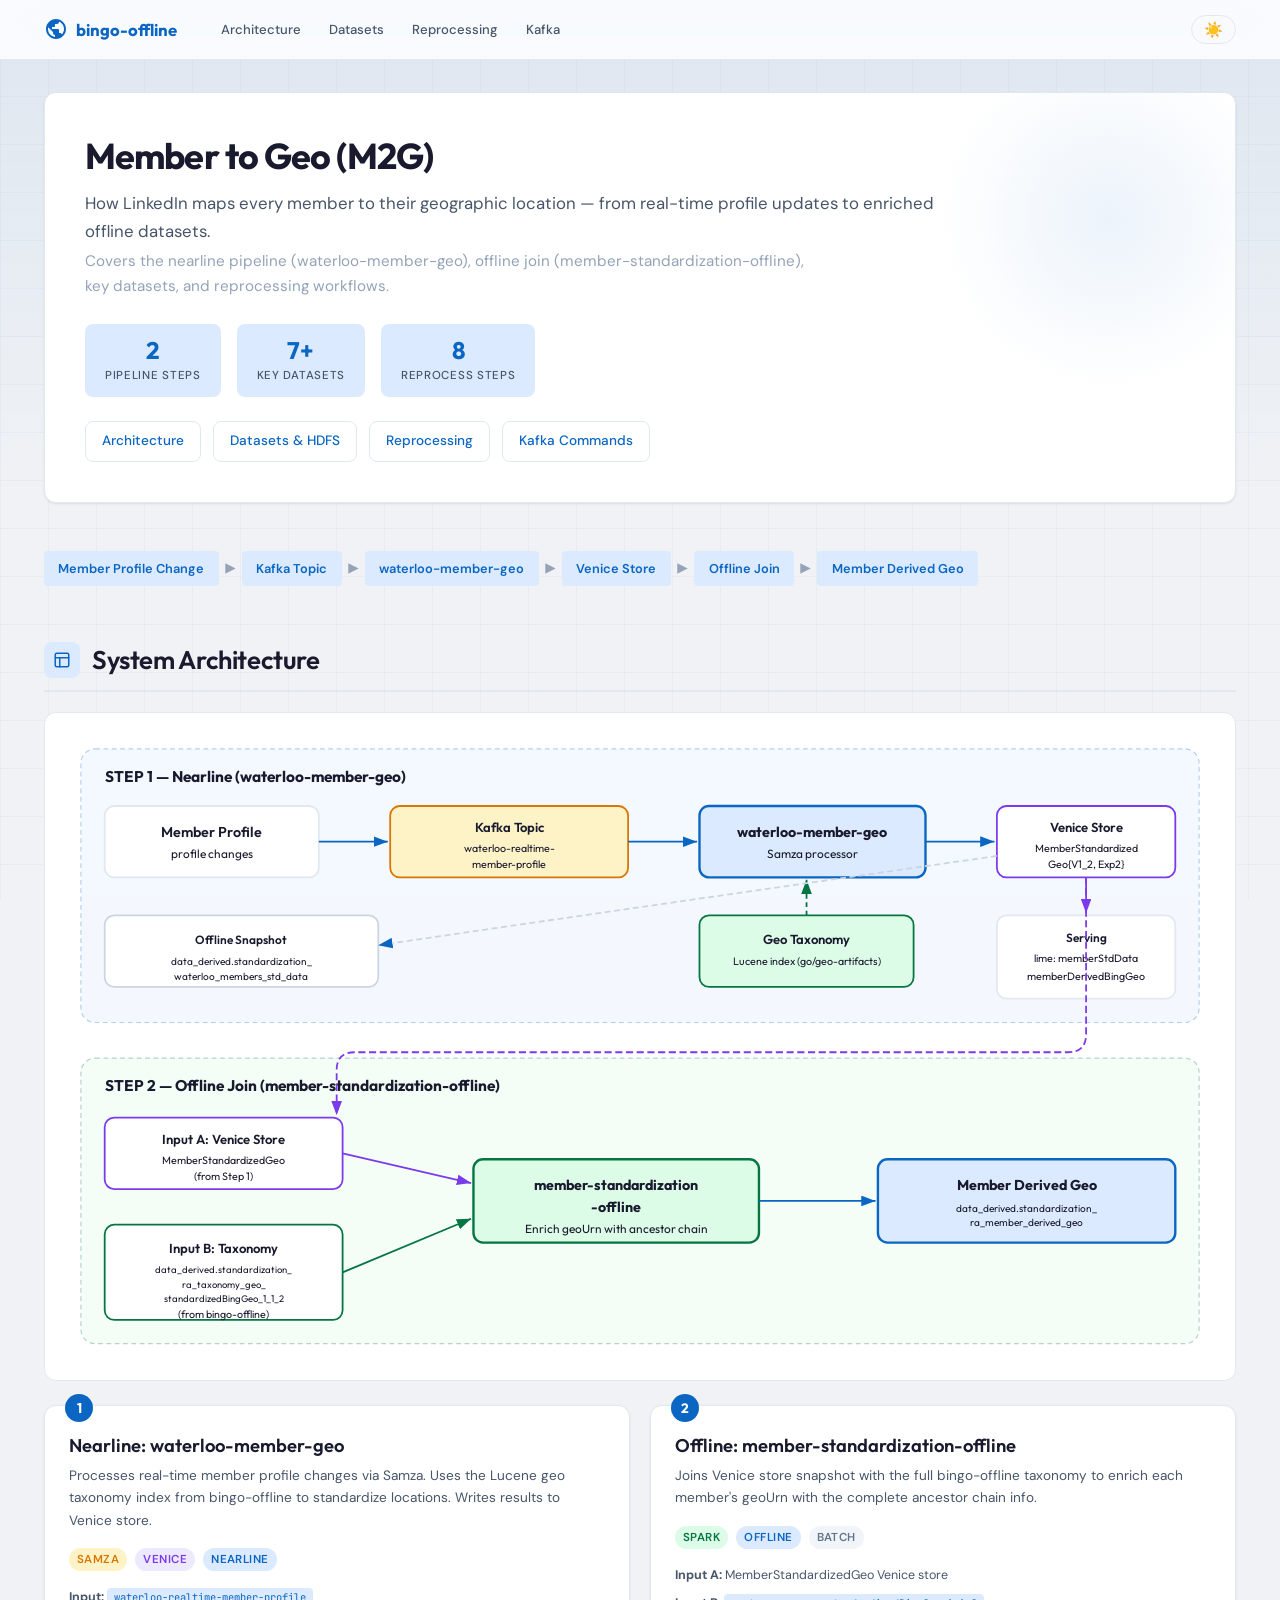
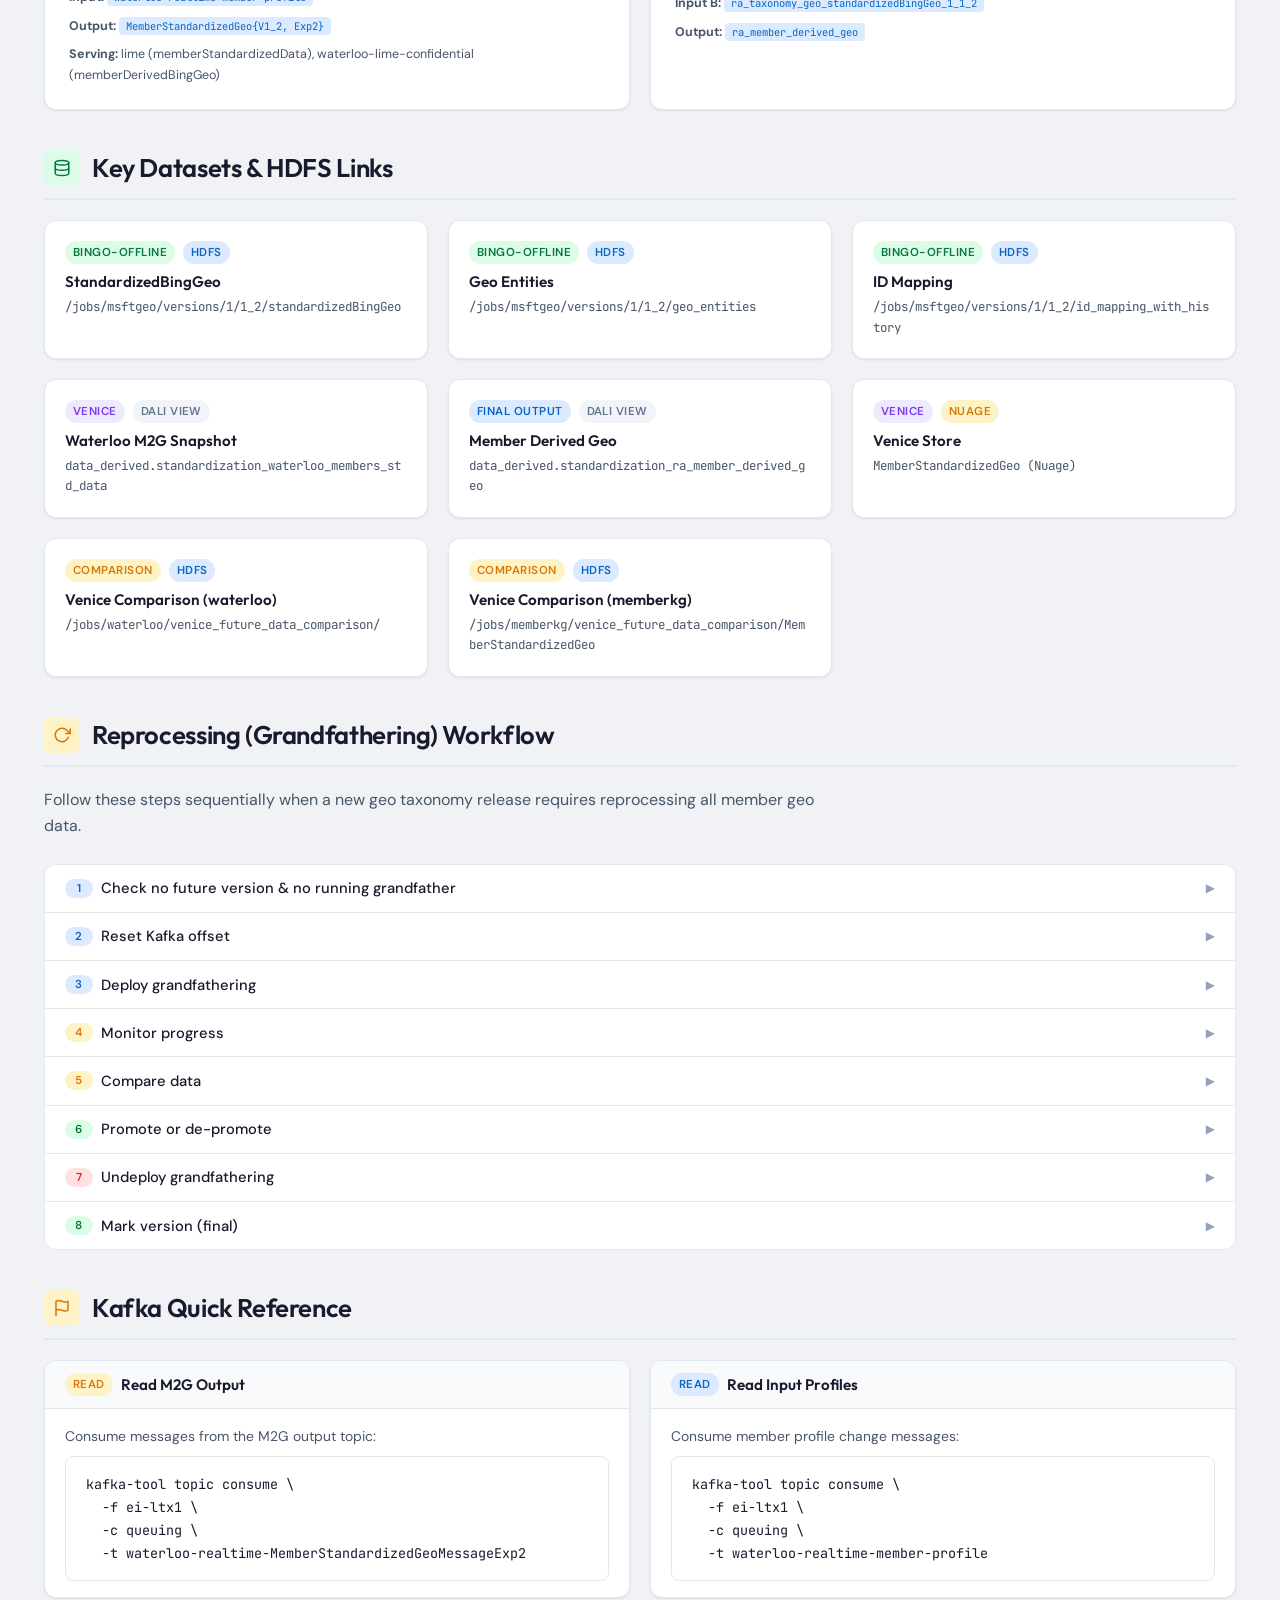
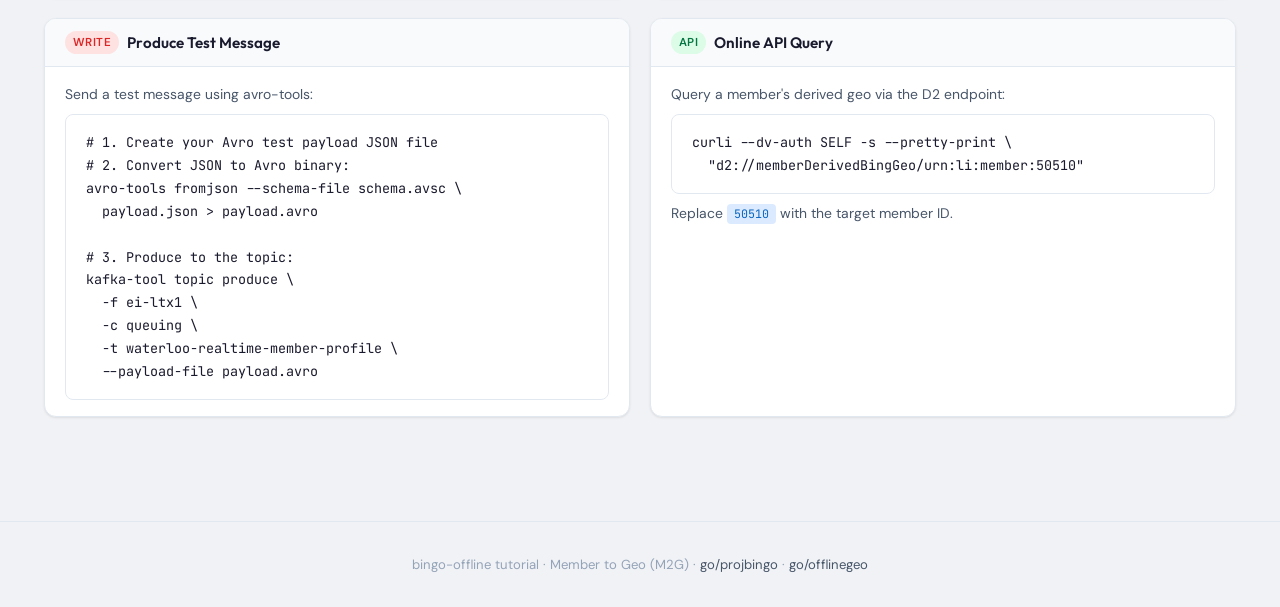
<file: pages/m2g-tutorial/index.html>
<!DOCTYPE html>
<html lang="en" data-theme="light">
<head>
  <meta charset="UTF-8">
  <meta name="viewport" content="width=device-width, initial-scale=1.0">
  <title>Member to Geo (M2G) — bingo-offline Tutorial</title>
  <link rel="preconnect" href="https://fonts.googleapis.com">
  <link href="https://fonts.googleapis.com/css2?family=Outfit:wght@300..800&family=DM+Sans:opsz,wght@9..40,300..600&family=JetBrains+Mono:wght@400;500&display=swap" rel="stylesheet">
  <style>
    /* =============================================
       BINGO-OFFLINE TUTORIAL DESIGN SYSTEM
       Theme: Meridian — Cartographic Data Observatory
       ============================================= */

    /* --- Variables --- */
    :root {
      --bg: #f0f2f5;
      --grid-color: rgba(10,102,194,0.035);
      --surface: #ffffff;
      --surface-hover: #f8fafc;
      --text: #1a1a2e;
      --text-sec: #475569;
      --text-muted: #94a3b8;
      --text-inv: #ffffff;
      --primary: #0a66c2;
      --primary-hover: #004182;
      --primary-light: #dbeafe;
      --primary-glow: rgba(10,102,194,0.08);
      --accent: #057642;
      --accent-light: #dcfce7;
      --warn: #d97706;
      --warn-light: #fef3c7;
      --danger: #dc2626;
      --danger-light: #fee2e2;
      --border: #e2e8f0;
      --border-strong: #cbd5e1;
      --shadow: 0 1px 3px rgba(0,0,0,0.06), 0 1px 2px rgba(0,0,0,0.04);
      --shadow-md: 0 4px 12px rgba(0,0,0,0.07);
      --shadow-lg: 0 12px 40px rgba(0,0,0,0.1);
      --radius: 12px;
      --radius-sm: 8px;
      --radius-xs: 4px;
      --nav-h: 60px;
      --max-w: 1240px;
      --font-d: 'Outfit', -apple-system, system-ui, sans-serif;
      --font-b: 'DM Sans', -apple-system, system-ui, sans-serif;
      --font-m: 'JetBrains Mono', 'SF Mono', 'Cascadia Code', monospace;
      --mod-blue: #0a66c2;
      --mod-purple: #7c3aed;
      --mod-amber: #d97706;
      --mod-green: #059669;
      --mod-red: #dc2626;
      --mod-gray: #64748b;
      --mod-teal: #0891b2;
      --mod-indigo: #4f46e5;
    }
    [data-theme="dark"] {
      --bg: #0a101e;
      --grid-color: rgba(88,166,255,0.025);
      --surface: #111827;
      --surface-hover: #1e293b;
      --text: #e2e8f0;
      --text-sec: #94a3b8;
      --text-muted: #475569;
      --text-inv: #0a101e;
      --primary: #58a6ff;
      --primary-hover: #79b8ff;
      --primary-light: #172554;
      --primary-glow: rgba(88,166,255,0.1);
      --accent: #4ade80;
      --accent-light: #052e16;
      --warn: #fbbf24;
      --warn-light: #422006;
      --danger: #f87171;
      --danger-light: #450a0a;
      --border: #1e293b;
      --border-strong: #334155;
      --shadow: 0 1px 3px rgba(0,0,0,0.3);
      --shadow-md: 0 4px 12px rgba(0,0,0,0.4);
      --shadow-lg: 0 12px 40px rgba(0,0,0,0.5);
    }

    /* --- Reset --- */
    *, *::before, *::after { box-sizing: border-box; margin: 0; padding: 0; }
    html { scroll-behavior: smooth; scroll-padding-top: calc(var(--nav-h) + 24px); }
    body {
      font-family: var(--font-b);
      background: var(--bg);
      color: var(--text);
      line-height: 1.65;
      position: relative;
      overflow-x: hidden;
      -webkit-font-smoothing: antialiased;
    }
    body::before {
      content: '';
      position: fixed; inset: 0;
      background:
        linear-gradient(var(--grid-color) 1px, transparent 1px),
        linear-gradient(90deg, var(--grid-color) 1px, transparent 1px);
      background-size: 48px 48px;
      pointer-events: none; z-index: 0;
    }
    body::after {
      content: '';
      position: fixed; top: 0; left: 0; right: 0; height: 500px;
      background: linear-gradient(180deg, var(--primary-glow) 0%, transparent 100%);
      pointer-events: none; z-index: 0;
    }

    /* --- Typography --- */
    h1, h2, h3, h4, h5 { font-family: var(--font-d); line-height: 1.25; color: var(--text); }
    h1 { font-size: 2.25rem; font-weight: 700; letter-spacing: -0.025em; }
    h2 { font-size: 1.6rem; font-weight: 600; letter-spacing: -0.015em; margin-bottom: 1rem; }
    h3 { font-size: 1.15rem; font-weight: 600; }
    h4 { font-size: 0.95rem; font-weight: 600; }
    p { color: var(--text-sec); max-width: 72ch; }
    a { color: var(--primary); text-decoration: none; transition: color 0.2s; }
    a:hover { color: var(--primary-hover); text-decoration: underline; }
    code {
      font-family: var(--font-m); font-size: 0.84em;
      background: var(--primary-light); color: var(--primary);
      padding: 2px 7px; border-radius: var(--radius-xs);
    }
    pre {
      background: var(--surface); border: 1px solid var(--border);
      border-radius: var(--radius-sm); padding: 1rem 1.25rem; overflow-x: auto;
      font-family: var(--font-m); font-size: 0.84rem; line-height: 1.7;
    }
    pre code { background: none; padding: 0; color: var(--text); font-size: 1em; }

    /* --- Layout --- */
    .container { max-width: var(--max-w); margin: 0 auto; padding: 0 1.5rem; position: relative; z-index: 1; }
    .page-content { padding: calc(var(--nav-h) + 2rem) 0 4rem; }
    .grid-2 { display: grid; grid-template-columns: repeat(2, 1fr); gap: 1.25rem; }
    .grid-3 { display: grid; grid-template-columns: repeat(3, 1fr); gap: 1.25rem; }
    .grid-4 { display: grid; grid-template-columns: repeat(4, 1fr); gap: 1rem; }
    @media (max-width: 900px) { .grid-3 { grid-template-columns: repeat(2, 1fr); } }
    @media (max-width: 768px) {
      .grid-2, .grid-3, .grid-4 { grid-template-columns: 1fr; }
      h1 { font-size: 1.75rem; }
      .container { padding: 0 1rem; }
    }

    /* --- Nav --- */
    nav {
      position: fixed; top: 0; left: 0; right: 0; height: var(--nav-h);
      background: rgba(255,255,255,0.82);
      backdrop-filter: blur(16px) saturate(180%);
      -webkit-backdrop-filter: blur(16px) saturate(180%);
      border-bottom: 1px solid var(--border);
      z-index: 100; display: flex; align-items: center;
    }
    [data-theme="dark"] nav { background: rgba(10,16,30,0.82); }
    .nav-inner {
      max-width: var(--max-w); margin: 0 auto; padding: 0 1.5rem;
      width: 100%; display: flex; align-items: center; gap: 0.5rem;
    }
    .nav-brand {
      font-family: var(--font-d); font-weight: 700; font-size: 1.05rem;
      color: var(--primary); margin-right: 1.5rem; white-space: nowrap;
      display: flex; align-items: center; gap: 0.5rem; text-decoration: none;
    }
    .nav-brand:hover { text-decoration: none; color: var(--primary); }
    .nav-brand svg { width: 24px; height: 24px; fill: currentColor; flex-shrink: 0; }
    .nav-links { display: flex; gap: 0.25rem; overflow-x: auto; flex: 1; scrollbar-width: none; }
    .nav-links::-webkit-scrollbar { display: none; }
    .nav-links a {
      padding: 0.4rem 0.75rem; border-radius: var(--radius-sm);
      font-size: 0.82rem; font-weight: 500; white-space: nowrap;
      color: var(--text-sec); transition: all 0.2s; text-decoration: none;
    }
    .nav-links a:hover { background: var(--primary-light); color: var(--primary); text-decoration: none; }
    .nav-links a[aria-current="page"] {
      background: var(--primary); color: var(--text-inv) !important;
    }
    .theme-toggle {
      background: var(--surface-hover); border: 1px solid var(--border);
      border-radius: 20px; cursor: pointer; padding: 6px 12px;
      font-size: 0.95rem; display: flex; align-items: center; gap: 4px;
      transition: all 0.25s; margin-left: auto; flex-shrink: 0; line-height: 1;
    }
    .theme-toggle:hover { border-color: var(--primary); background: var(--primary-light); }
    @media (max-width: 768px) {
      .nav-links a { padding: 0.35rem 0.5rem; font-size: 0.75rem; }
      .nav-brand { font-size: 0.9rem; margin-right: 0.75rem; }
      .nav-brand span { display: none; }
    }

    /* --- Hero --- */
    .hero {
      background: var(--surface); border: 1px solid var(--border);
      border-radius: var(--radius); padding: 2.5rem;
      margin-bottom: 2rem; position: relative; overflow: hidden;
      box-shadow: var(--shadow);
      animation: heroIn 0.6s ease forwards;
    }
    .hero::before {
      content: ''; position: absolute; top: -50px; right: -50px;
      width: 350px; height: 350px;
      background: radial-gradient(circle, var(--primary-glow) 0%, transparent 70%);
      pointer-events: none;
    }
    .hero h1 { margin-bottom: 0.75rem; position: relative; }
    .hero p { font-size: 1.05rem; position: relative; }
    .hero .subtitle { font-size: 0.95rem; color: var(--text-muted); margin-top: 0.25rem; }
    @keyframes heroIn {
      from { opacity: 0; transform: translateY(16px); }
      to { opacity: 1; transform: translateY(0); }
    }

    /* --- Stats Strip --- */
    .stats-strip { display: flex; gap: 1rem; margin-top: 1.5rem; flex-wrap: wrap; position: relative; }
    .stat {
      display: flex; flex-direction: column; align-items: center;
      padding: 0.75rem 1.25rem; background: var(--primary-light);
      border-radius: var(--radius-sm); min-width: 90px;
    }
    .stat-value {
      font-family: var(--font-d); font-size: 1.5rem; font-weight: 700;
      color: var(--primary); line-height: 1.2;
    }
    .stat-label {
      font-size: 0.72rem; color: var(--text-sec); font-weight: 500;
      text-transform: uppercase; letter-spacing: 0.06em; margin-top: 2px;
    }

    /* --- Card --- */
    .card {
      background: var(--surface); border: 1px solid var(--border);
      border-radius: var(--radius); padding: 1.5rem;
      box-shadow: var(--shadow); transition: all 0.25s;
    }
    .card:hover { box-shadow: var(--shadow-md); border-color: var(--border-strong); }
    .card-accent { border-left: 4px solid var(--primary); }
    .card h3 { margin-bottom: 0.5rem; }
    .card p { font-size: 0.9rem; }

    /* --- Section --- */
    .section { margin-bottom: 2.5rem; }
    .section-header {
      display: flex; align-items: center; gap: 0.75rem;
      margin-bottom: 1.25rem; padding-bottom: 0.75rem;
      border-bottom: 2px solid var(--border);
    }
    .section-header h2 { margin-bottom: 0; }
    .section-icon {
      width: 36px; height: 36px; border-radius: var(--radius-sm);
      display: flex; align-items: center; justify-content: center;
      font-size: 1.1rem; flex-shrink: 0;
    }

    /* --- Accordion --- */
    .accordion { border: 1px solid var(--border); border-radius: var(--radius); overflow: hidden; }
    .accordion-item { border-bottom: 1px solid var(--border); }
    .accordion-item:last-child { border-bottom: none; }
    .accordion-trigger {
      width: 100%; padding: 0.85rem 1.25rem; background: var(--surface);
      border: none; cursor: pointer; display: flex; align-items: center;
      justify-content: space-between; font-family: var(--font-b);
      font-size: 0.92rem; font-weight: 500; color: var(--text);
      transition: background 0.2s; text-align: left;
    }
    .accordion-trigger:hover { background: var(--surface-hover); }
    .accordion-trigger .arrow {
      transition: transform 0.3s; font-size: 0.75rem; color: var(--text-muted);
      flex-shrink: 0; margin-left: 0.75rem;
    }
    .accordion-trigger[aria-expanded="true"] .arrow { transform: rotate(90deg); }
    .accordion-content {
      max-height: 0; overflow: hidden; transition: max-height 0.35s ease;
    }
    .accordion-body { padding: 1rem 1.25rem; background: var(--surface-hover); }
    .accordion-body p { margin-bottom: 0.5rem; }
    .accordion-body pre { margin-top: 0.5rem; margin-bottom: 0.5rem; }
    .accordion-body ul { margin: 0.5rem 0 0.5rem 1.25rem; color: var(--text-sec); font-size: 0.9rem; }
    .accordion-body ul li { margin-bottom: 0.25rem; }

    /* --- Table --- */
    .table-wrap {
      overflow-x: auto; border: 1px solid var(--border);
      border-radius: var(--radius); background: var(--surface);
    }
    table { width: 100%; border-collapse: collapse; font-size: 0.87rem; }
    th {
      text-align: left; padding: 0.7rem 1rem;
      background: var(--surface-hover); font-weight: 600;
      font-size: 0.76rem; text-transform: uppercase; letter-spacing: 0.05em;
      color: var(--text-sec); border-bottom: 2px solid var(--border);
      position: sticky; top: 0;
    }
    td { padding: 0.6rem 1rem; border-bottom: 1px solid var(--border); vertical-align: top; }
    tr:last-child td { border-bottom: none; }
    tr:hover td { background: var(--surface-hover); }

    /* --- Badge --- */
    .badge {
      display: inline-flex; padding: 2px 8px; border-radius: 20px;
      font-size: 0.72rem; font-weight: 600; text-transform: uppercase;
      letter-spacing: 0.04em; white-space: nowrap;
    }
    .badge-blue { background: var(--primary-light); color: var(--primary); }
    .badge-green { background: var(--accent-light); color: var(--accent); }
    .badge-amber { background: var(--warn-light); color: var(--warn); }
    .badge-red { background: var(--danger-light); color: var(--danger); }
    .badge-purple { background: #ede9fe; color: #7c3aed; }
    .badge-gray { background: #f1f5f9; color: #64748b; }
    [data-theme="dark"] .badge-purple { background: #2e1065; }
    [data-theme="dark"] .badge-gray { background: #1e293b; }

    /* --- Flow Strip --- */
    .flow-strip {
      display: flex; align-items: center; gap: 0; overflow-x: auto;
      padding: 1rem 0; scrollbar-width: none;
    }
    .flow-strip::-webkit-scrollbar { display: none; }
    .flow-step {
      padding: 0.45rem 0.9rem; background: var(--primary-light);
      color: var(--primary); font-size: 0.8rem; font-weight: 600;
      white-space: nowrap; border-radius: var(--radius-xs);
    }
    .flow-arrow {
      color: var(--text-muted); padding: 0 0.4rem;
      font-size: 0.85rem; flex-shrink: 0;
    }

    /* --- SVG Diagram --- */
    .diagram-wrap {
      background: var(--surface); border: 1px solid var(--border);
      border-radius: var(--radius); padding: 1.5rem; overflow-x: auto;
    }
    .diagram-wrap svg { max-width: 100%; height: auto; display: block; }
    .diagram-wrap svg text {
      font-family: var(--font-d); fill: var(--text);
    }

    /* --- Quick Links --- */
    .quick-links { display: flex; gap: 0.75rem; flex-wrap: wrap; margin-top: 1.5rem; position: relative; }
    .quick-link {
      display: inline-flex; align-items: center; gap: 0.4rem;
      padding: 0.5rem 1rem; background: var(--surface);
      border: 1px solid var(--border); border-radius: var(--radius-sm);
      font-size: 0.85rem; font-weight: 500; transition: all 0.2s;
    }
    .quick-link:hover {
      border-color: var(--primary); color: var(--primary);
      background: var(--primary-light); text-decoration: none;
    }

    /* --- Sidebar Layout --- */
    .with-sidebar {
      display: grid; grid-template-columns: 220px 1fr; gap: 1.5rem;
    }
    .sidebar {
      position: sticky; top: calc(var(--nav-h) + 1.5rem);
      align-self: start; height: fit-content;
    }
    .sidebar-nav a {
      display: block; padding: 0.5rem 0.75rem; border-radius: var(--radius-sm);
      font-size: 0.87rem; color: var(--text-sec); border-left: 3px solid transparent;
      transition: all 0.2s; text-decoration: none; margin-bottom: 2px;
    }
    .sidebar-nav a:hover { background: var(--surface-hover); color: var(--text); text-decoration: none; }
    .sidebar-nav a.active {
      background: var(--primary-light); color: var(--primary);
      border-left-color: var(--primary); font-weight: 600;
    }
    @media (max-width: 900px) {
      .with-sidebar { grid-template-columns: 1fr; }
      .sidebar {
        position: static; display: flex; gap: 0.5rem; overflow-x: auto;
        padding-bottom: 0.5rem; scrollbar-width: none;
      }
      .sidebar::-webkit-scrollbar { display: none; }
      .sidebar-nav { display: flex; gap: 0.25rem; }
      .sidebar-nav a { white-space: nowrap; border-left: none; border-bottom: 3px solid transparent; margin-bottom: 0; }
      .sidebar-nav a.active { border-bottom-color: var(--primary); border-left-color: transparent; }
    }

    /* --- Animations --- */
    .fade-in {
      opacity: 0; transform: translateY(14px);
      transition: opacity 0.5s ease, transform 0.5s ease;
    }
    .fade-in.visible { opacity: 1; transform: translateY(0); }
    .fade-in:nth-child(2) { transition-delay: 0.05s; }
    .fade-in:nth-child(3) { transition-delay: 0.1s; }
    .fade-in:nth-child(4) { transition-delay: 0.15s; }
    @media (prefers-reduced-motion: reduce) {
      .fade-in { opacity: 1; transform: none; transition: none; }
    }

    /* --- Footer --- */
    footer {
      border-top: 1px solid var(--border); padding: 2rem 0;
      text-align: center; color: var(--text-muted); font-size: 0.82rem;
      position: relative; z-index: 1;
    }
    footer a { color: var(--text-sec); }

    /* --- Utility --- */
    .mt-1 { margin-top: 0.5rem; }
    .mt-2 { margin-top: 1rem; }
    .mt-3 { margin-top: 1.5rem; }
    .mt-4 { margin-top: 2rem; }
    .mb-1 { margin-bottom: 0.5rem; }
    .mb-2 { margin-bottom: 1rem; }
    .mb-3 { margin-bottom: 1.5rem; }
    .flex { display: flex; }
    .flex-wrap { flex-wrap: wrap; }
    .items-center { align-items: center; }
    .gap-sm { gap: 0.5rem; }
    .gap-md { gap: 1rem; }
    .text-sm { font-size: 0.85rem; }
    .text-xs { font-size: 0.78rem; }
    .font-mono { font-family: var(--font-m); }
    .font-display { font-family: var(--font-d); }
    .fw-600 { font-weight: 600; }
    .color-blue { color: var(--mod-blue); }
    .color-purple { color: var(--mod-purple); }
    .color-amber { color: var(--mod-amber); }
    .color-green { color: var(--mod-green); }
    .color-red { color: var(--mod-red); }
    .color-gray { color: var(--mod-gray); }
    .color-teal { color: var(--mod-teal); }
    .color-indigo { color: var(--mod-indigo); }
    .hidden { display: none !important; }
    .sr-only { position: absolute; width: 1px; height: 1px; overflow: hidden; clip: rect(0,0,0,0); }

    /* === M2G-Specific Styles === */

    /* Pipeline step cards */
    .pipeline-step {
      background: var(--surface); border: 1px solid var(--border);
      border-radius: var(--radius); padding: 1.5rem;
      box-shadow: var(--shadow); position: relative;
      transition: all 0.25s;
    }
    .pipeline-step:hover { box-shadow: var(--shadow-md); border-color: var(--border-strong); }
    .pipeline-step .step-num {
      position: absolute; top: -12px; left: 1.25rem;
      background: var(--primary); color: var(--text-inv);
      width: 28px; height: 28px; border-radius: 50%;
      display: flex; align-items: center; justify-content: center;
      font-family: var(--font-d); font-weight: 700; font-size: 0.85rem;
    }
    .pipeline-step h3 { margin-top: 0.25rem; }

    /* Dataset card link */
    .dataset-card {
      background: var(--surface); border: 1px solid var(--border);
      border-radius: var(--radius); padding: 1.25rem;
      box-shadow: var(--shadow); transition: all 0.25s;
      display: block; text-decoration: none; color: inherit;
    }
    .dataset-card:hover {
      box-shadow: var(--shadow-md); border-color: var(--primary);
      text-decoration: none; transform: translateY(-2px);
    }
    .dataset-card h4 { color: var(--text); margin-bottom: 0.35rem; }
    .dataset-card .path { font-family: var(--font-m); font-size: 0.78rem; color: var(--text-sec); word-break: break-all; }

    /* Reprocessing step */
    .reprocess-step {
      display: flex; gap: 1rem; align-items: flex-start;
      padding: 1rem 0; border-bottom: 1px solid var(--border);
    }
    .reprocess-step:last-child { border-bottom: none; }
    .reprocess-step .step-circle {
      width: 32px; height: 32px; border-radius: 50%;
      background: var(--primary-light); color: var(--primary);
      display: flex; align-items: center; justify-content: center;
      font-family: var(--font-d); font-weight: 700; font-size: 0.85rem;
      flex-shrink: 0;
    }
    .reprocess-step .step-body { flex: 1; }
    .reprocess-step .step-body h4 { margin-bottom: 0.25rem; }
    .reprocess-step .step-body p { font-size: 0.87rem; }

    /* Command card */
    .cmd-card {
      background: var(--surface); border: 1px solid var(--border);
      border-radius: var(--radius); overflow: hidden;
      box-shadow: var(--shadow); transition: all 0.25s;
    }
    .cmd-card:hover { box-shadow: var(--shadow-md); }
    .cmd-card-header {
      padding: 0.75rem 1.25rem; background: var(--surface-hover);
      border-bottom: 1px solid var(--border);
      display: flex; align-items: center; gap: 0.5rem;
    }
    .cmd-card-header h4 { margin: 0; }
    .cmd-card-body { padding: 1rem 1.25rem; }
    .cmd-card-body p { font-size: 0.87rem; margin-bottom: 0.5rem; }

    /* SVG diagram interactive nodes */
    .diagram-wrap svg .node-box { cursor: pointer; transition: filter 0.2s; }
    .diagram-wrap svg .node-box:hover { filter: brightness(0.95); }
    [data-theme="dark"] .diagram-wrap svg .node-box:hover { filter: brightness(1.15); }

    /* Pipeline connector line */
    .pipeline-connector {
      display: flex; justify-content: center; padding: 0.5rem 0;
    }
    .pipeline-connector svg { display: block; }
  </style>
</head>
<body>
  <!-- Navigation -->
  <nav>
    <div class="nav-inner">
      <span class="nav-brand">
        <svg viewBox="0 0 24 24"><path d="M12 2C6.48 2 2 6.48 2 12s4.48 10 10 10 10-4.48 10-10S17.52 2 12 2zm-1 17.93c-3.95-.49-7-3.85-7-7.93 0-.62.08-1.21.21-1.79L9 15v1c0 1.1.9 2 2 2v1.93zm6.9-2.54c-.26-.81-1-1.39-1.9-1.39h-1v-3c0-.55-.45-1-1-1H8v-2h2c.55 0 1-.45 1-1V7h2c1.1 0 2-.9 2-2v-.41c2.93 1.19 5 4.06 5 7.41 0 2.08-.8 3.97-2.1 5.39z"/></svg>
        <span>bingo-offline</span>
      </span>
      <div class="nav-links">
        <a href="#architecture">Architecture</a>
        <a href="#datasets">Datasets</a>
        <a href="#reprocessing">Reprocessing</a>
        <a href="#kafka">Kafka</a>
      </div>
      <button class="theme-toggle" onclick="toggleTheme()" title="Toggle dark mode">
        <span class="theme-icon"></span>
      </button>
    </div>
  </nav>

  <main class="page-content">
    <div class="container">

      <!-- ===== HERO ===== -->
      <div class="hero">
        <h1>Member to Geo (M2G)</h1>
        <p>How LinkedIn maps every member to their geographic location &mdash; from real-time profile updates to enriched offline datasets.</p>
        <p class="subtitle">Covers the nearline pipeline (waterloo-member-geo), offline join (member-standardization-offline), key datasets, and reprocessing workflows.</p>
        <div class="stats-strip">
          <div class="stat">
            <span class="stat-value">2</span>
            <span class="stat-label">Pipeline Steps</span>
          </div>
          <div class="stat">
            <span class="stat-value">7+</span>
            <span class="stat-label">Key Datasets</span>
          </div>
          <div class="stat">
            <span class="stat-value">8</span>
            <span class="stat-label">Reprocess Steps</span>
          </div>
        </div>
        <div class="quick-links">
          <a class="quick-link" href="#architecture">Architecture</a>
          <a class="quick-link" href="#datasets">Datasets &amp; HDFS</a>
          <a class="quick-link" href="#reprocessing">Reprocessing</a>
          <a class="quick-link" href="#kafka">Kafka Commands</a>
        </div>
      </div>

      <!-- ===== TL;DR Flow ===== -->
      <div class="section fade-in">
        <div class="flow-strip">
          <span class="flow-step">Member Profile Change</span>
          <span class="flow-arrow">&#9654;</span>
          <span class="flow-step">Kafka Topic</span>
          <span class="flow-arrow">&#9654;</span>
          <span class="flow-step">waterloo-member-geo</span>
          <span class="flow-arrow">&#9654;</span>
          <span class="flow-step">Venice Store</span>
          <span class="flow-arrow">&#9654;</span>
          <span class="flow-step">Offline Join</span>
          <span class="flow-arrow">&#9654;</span>
          <span class="flow-step">Member Derived Geo</span>
        </div>
      </div>

      <!-- ===== SECTION 1: Architecture ===== -->
      <div class="section fade-in" id="architecture">
        <div class="section-header">
          <div class="section-icon" style="background: var(--primary-light); color: var(--primary);">
            <svg width="18" height="18" viewBox="0 0 24 24" fill="none" stroke="currentColor" stroke-width="2" stroke-linecap="round" stroke-linejoin="round"><rect x="3" y="3" width="18" height="18" rx="2"/><path d="M3 9h18"/><path d="M9 21V9"/></svg>
          </div>
          <h2>System Architecture</h2>
        </div>

        <!-- SVG Architecture Diagram -->
        <div class="diagram-wrap mb-3">
          <svg viewBox="0 0 960 520" xmlns="http://www.w3.org/2000/svg" style="min-width: 700px;">
            <defs>
              <marker id="arrowhead" markerWidth="8" markerHeight="6" refX="8" refY="3" orient="auto">
                <polygon points="0 0, 8 3, 0 6" fill="var(--primary)"/>
              </marker>
              <marker id="arrowhead-green" markerWidth="8" markerHeight="6" refX="8" refY="3" orient="auto">
                <polygon points="0 0, 8 3, 0 6" fill="var(--accent)"/>
              </marker>
              <marker id="arrowhead-purple" markerWidth="8" markerHeight="6" refX="8" refY="3" orient="auto">
                <polygon points="0 0, 8 3, 0 6" fill="var(--mod-purple)"/>
              </marker>
            </defs>

            <!-- Step 1 background -->
            <rect x="10" y="10" width="940" height="230" rx="12" fill="var(--primary-light)" opacity="0.3" stroke="var(--primary)" stroke-width="1" stroke-dasharray="4 3"/>
            <text x="30" y="38" font-size="13" font-weight="700" fill="var(--primary)" font-family="var(--font-d)">STEP 1 — Nearline (waterloo-member-geo)</text>

            <!-- Step 2 background -->
            <rect x="10" y="270" width="940" height="240" rx="12" fill="var(--accent-light)" opacity="0.3" stroke="var(--accent)" stroke-width="1" stroke-dasharray="4 3"/>
            <text x="30" y="298" font-size="13" font-weight="700" fill="var(--accent)" font-family="var(--font-d)">STEP 2 — Offline Join (member-standardization-offline)</text>

            <!-- === Step 1 Nodes === -->

            <!-- Member Profile Changes (input) -->
            <g class="node-box">
              <rect x="30" y="58" width="180" height="60" rx="8" fill="var(--surface)" stroke="var(--border)" stroke-width="1.5"/>
              <text x="120" y="84" text-anchor="middle" font-size="12" font-weight="600">Member Profile</text>
              <text x="120" y="102" text-anchor="middle" font-size="10" fill="var(--text-sec)">profile changes</text>
            </g>

            <!-- Kafka topic -->
            <g class="node-box">
              <rect x="270" y="58" width="200" height="60" rx="8" fill="var(--warn-light)" stroke="var(--warn)" stroke-width="1.5"/>
              <text x="370" y="80" text-anchor="middle" font-size="11" font-weight="600" fill="var(--warn)">Kafka Topic</text>
              <text x="370" y="97" text-anchor="middle" font-size="9" font-family="var(--font-m)" fill="var(--text-sec)">waterloo-realtime-</text>
              <text x="370" y="110" text-anchor="middle" font-size="9" font-family="var(--font-m)" fill="var(--text-sec)">member-profile</text>
            </g>

            <!-- Geo Taxonomy (dependency) -->
            <g class="node-box">
              <rect x="530" y="150" width="180" height="60" rx="8" fill="var(--accent-light)" stroke="var(--accent)" stroke-width="1.5"/>
              <text x="620" y="174" text-anchor="middle" font-size="11" font-weight="600" fill="var(--accent)">Geo Taxonomy</text>
              <text x="620" y="192" text-anchor="middle" font-size="9" font-family="var(--font-m)" fill="var(--text-sec)">Lucene index (go/geo-artifacts)</text>
            </g>

            <!-- waterloo-member-geo processor -->
            <g class="node-box">
              <rect x="530" y="58" width="190" height="60" rx="8" fill="var(--primary-light)" stroke="var(--primary)" stroke-width="2"/>
              <text x="625" y="84" text-anchor="middle" font-size="12" font-weight="700" fill="var(--primary)">waterloo-member-geo</text>
              <text x="625" y="102" text-anchor="middle" font-size="10" fill="var(--text-sec)">Samza processor</text>
            </g>

            <!-- Venice Store output -->
            <g class="node-box">
              <rect x="780" y="58" width="150" height="60" rx="8" fill="var(--surface)" stroke="var(--mod-purple)" stroke-width="1.5"/>
              <text x="855" y="80" text-anchor="middle" font-size="11" font-weight="600" fill="var(--mod-purple)">Venice Store</text>
              <text x="855" y="97" text-anchor="middle" font-size="9" font-family="var(--font-m)" fill="var(--text-sec)">MemberStandardized</text>
              <text x="855" y="110" text-anchor="middle" font-size="9" font-family="var(--font-m)" fill="var(--text-sec)">Geo{V1_2, Exp2}</text>
            </g>

            <!-- Serving box -->
            <g class="node-box">
              <rect x="780" y="150" width="150" height="70" rx="8" fill="var(--surface)" stroke="var(--border)" stroke-width="1.5"/>
              <text x="855" y="172" text-anchor="middle" font-size="10" font-weight="600">Serving</text>
              <text x="855" y="189" text-anchor="middle" font-size="9" fill="var(--text-sec)">lime: memberStdData</text>
              <text x="855" y="204" text-anchor="middle" font-size="9" fill="var(--text-sec)">memberDerivedBingGeo</text>
            </g>

            <!-- Offline Snapshot -->
            <g class="node-box">
              <rect x="30" y="150" width="230" height="60" rx="8" fill="var(--surface)" stroke="var(--border-strong)" stroke-width="1.5"/>
              <text x="145" y="174" text-anchor="middle" font-size="10" font-weight="600">Offline Snapshot</text>
              <text x="145" y="192" text-anchor="middle" font-size="8.5" font-family="var(--font-m)" fill="var(--text-sec)">data_derived.standardization_</text>
              <text x="145" y="204" text-anchor="middle" font-size="8.5" font-family="var(--font-m)" fill="var(--text-sec)">waterloo_members_std_data</text>
            </g>

            <!-- Step 1 Arrows -->
            <line x1="210" y1="88" x2="268" y2="88" stroke="var(--primary)" stroke-width="1.5" marker-end="url(#arrowhead)"/>
            <line x1="470" y1="88" x2="528" y2="88" stroke="var(--primary)" stroke-width="1.5" marker-end="url(#arrowhead)"/>
            <line x1="620" y1="150" x2="620" y2="120" stroke="var(--accent)" stroke-width="1.5" marker-end="url(#arrowhead-green)" stroke-dasharray="4 3"/>
            <line x1="720" y1="88" x2="778" y2="88" stroke="var(--primary)" stroke-width="1.5" marker-end="url(#arrowhead)"/>
            <line x1="855" y1="118" x2="855" y2="148" stroke="var(--mod-purple)" stroke-width="1.5" marker-end="url(#arrowhead-purple)"/>
            <!-- Venice to offline snapshot (dashed down-left) -->
            <path d="M 780 100 Q 500 140, 260 175" fill="none" stroke="var(--border-strong)" stroke-width="1.5" stroke-dasharray="5 3" marker-end="url(#arrowhead)"/>

            <!-- === Step 2 Nodes === -->

            <!-- Venice Input A -->
            <g class="node-box">
              <rect x="30" y="320" width="200" height="60" rx="8" fill="var(--surface)" stroke="var(--mod-purple)" stroke-width="1.5"/>
              <text x="130" y="342" text-anchor="middle" font-size="11" font-weight="600" fill="var(--mod-purple)">Input A: Venice Store</text>
              <text x="130" y="359" text-anchor="middle" font-size="9" font-family="var(--font-m)" fill="var(--text-sec)">MemberStandardizedGeo</text>
              <text x="130" y="372" text-anchor="middle" font-size="9" fill="var(--text-sec)">(from Step 1)</text>
            </g>

            <!-- Taxonomy Input B -->
            <g class="node-box">
              <rect x="30" y="410" width="200" height="80" rx="8" fill="var(--surface)" stroke="var(--accent)" stroke-width="1.5"/>
              <text x="130" y="434" text-anchor="middle" font-size="11" font-weight="600" fill="var(--accent)">Input B: Taxonomy</text>
              <text x="130" y="451" text-anchor="middle" font-size="8" font-family="var(--font-m)" fill="var(--text-sec)">data_derived.standardization_</text>
              <text x="130" y="463" text-anchor="middle" font-size="8" font-family="var(--font-m)" fill="var(--text-sec)">ra_taxonomy_geo_</text>
              <text x="130" y="475" text-anchor="middle" font-size="8" font-family="var(--font-m)" fill="var(--text-sec)">standardizedBingGeo_1_1_2</text>
              <text x="130" y="488" text-anchor="middle" font-size="9" fill="var(--text-sec)">(from bingo-offline)</text>
            </g>

            <!-- Offline Join processor -->
            <g class="node-box">
              <rect x="340" y="355" width="240" height="70" rx="8" fill="var(--accent-light)" stroke="var(--accent)" stroke-width="2"/>
              <text x="460" y="381" text-anchor="middle" font-size="12" font-weight="700" fill="var(--accent)">member-standardization</text>
              <text x="460" y="399" text-anchor="middle" font-size="12" font-weight="700" fill="var(--accent)">-offline</text>
              <text x="460" y="417" text-anchor="middle" font-size="10" fill="var(--text-sec)">Enrich geoUrn with ancestor chain</text>
            </g>

            <!-- Final output -->
            <g class="node-box">
              <rect x="680" y="355" width="250" height="70" rx="8" fill="var(--primary-light)" stroke="var(--primary)" stroke-width="2"/>
              <text x="805" y="381" text-anchor="middle" font-size="12" font-weight="700" fill="var(--primary)">Member Derived Geo</text>
              <text x="805" y="399" text-anchor="middle" font-size="8.5" font-family="var(--font-m)" fill="var(--text-sec)">data_derived.standardization_</text>
              <text x="805" y="411" text-anchor="middle" font-size="8.5" font-family="var(--font-m)" fill="var(--text-sec)">ra_member_derived_geo</text>
            </g>

            <!-- Step 2 Arrows -->
            <line x1="230" y1="350" x2="338" y2="375" stroke="var(--mod-purple)" stroke-width="1.5" marker-end="url(#arrowhead-purple)"/>
            <line x1="230" y1="450" x2="338" y2="405" stroke="var(--accent)" stroke-width="1.5" marker-end="url(#arrowhead-green)"/>
            <line x1="580" y1="390" x2="678" y2="390" stroke="var(--primary)" stroke-width="1.5" marker-end="url(#arrowhead)"/>

            <!-- Step 1 to Step 2 vertical connector -->
            <path d="M 855 118 L 855 250 Q 855 265, 840 265 L 240 265 Q 225 265, 225 280 L 225 318" fill="none" stroke="var(--mod-purple)" stroke-width="1.5" stroke-dasharray="6 3" marker-end="url(#arrowhead-purple)"/>
          </svg>
        </div>

        <!-- Step details -->
        <div class="grid-2">
          <div class="pipeline-step fade-in">
            <div class="step-num">1</div>
            <h3>Nearline: waterloo-member-geo</h3>
            <p class="text-sm mt-1">Processes real-time member profile changes via Samza. Uses the Lucene geo taxonomy index from bingo-offline to standardize locations. Writes results to Venice store.</p>
            <div class="mt-2 flex flex-wrap gap-sm">
              <span class="badge badge-amber">Samza</span>
              <span class="badge badge-purple">Venice</span>
              <span class="badge badge-blue">Nearline</span>
            </div>
            <div class="mt-2">
              <p class="text-xs"><strong>Input:</strong> <code>waterloo-realtime-member-profile</code></p>
              <p class="text-xs mt-1"><strong>Output:</strong> <code>MemberStandardizedGeo{V1_2, Exp2}</code></p>
              <p class="text-xs mt-1"><strong>Serving:</strong> lime (memberStandardizedData), waterloo-lime-confidential (memberDerivedBingGeo)</p>
            </div>
          </div>
          <div class="pipeline-step fade-in">
            <div class="step-num">2</div>
            <h3>Offline: member-standardization-offline</h3>
            <p class="text-sm mt-1">Joins Venice store snapshot with the full bingo-offline taxonomy to enrich each member's geoUrn with the complete ancestor chain info.</p>
            <div class="mt-2 flex flex-wrap gap-sm">
              <span class="badge badge-green">Spark</span>
              <span class="badge badge-blue">Offline</span>
              <span class="badge badge-gray">Batch</span>
            </div>
            <div class="mt-2">
              <p class="text-xs"><strong>Input A:</strong> MemberStandardizedGeo Venice store</p>
              <p class="text-xs mt-1"><strong>Input B:</strong> <code>ra_taxonomy_geo_standardizedBingGeo_1_1_2</code></p>
              <p class="text-xs mt-1"><strong>Output:</strong> <code>ra_member_derived_geo</code></p>
            </div>
          </div>
        </div>
      </div>

      <!-- ===== SECTION 2: Datasets & HDFS ===== -->
      <div class="section fade-in" id="datasets">
        <div class="section-header">
          <div class="section-icon" style="background: var(--accent-light); color: var(--accent);">
            <svg width="18" height="18" viewBox="0 0 24 24" fill="none" stroke="currentColor" stroke-width="2" stroke-linecap="round" stroke-linejoin="round"><ellipse cx="12" cy="5" rx="9" ry="3"/><path d="M21 12c0 1.66-4 3-9 3s-9-1.34-9-3"/><path d="M3 5v14c0 1.66 4 3 9 3s9-1.34 9-3V5"/></svg>
          </div>
          <h2>Key Datasets &amp; HDFS Links</h2>
        </div>

        <div class="grid-3">
          <!-- StandardizedBingGeo -->
          <a class="dataset-card fade-in" href="https://go/hdfs%20/jobs/msftgeo/versions/1/1_2/standardizedBingGeo" target="_blank" rel="noopener">
            <div class="flex items-center gap-sm mb-1">
              <span class="badge badge-green">bingo-offline</span>
              <span class="badge badge-blue">HDFS</span>
            </div>
            <h4>StandardizedBingGeo</h4>
            <p class="path">/jobs/msftgeo/versions/1/1_2/standardizedBingGeo</p>
          </a>

          <!-- Geo Entities -->
          <a class="dataset-card fade-in" href="https://go/hdfs%20/jobs/msftgeo/versions/1/1_2/geo_entities" target="_blank" rel="noopener">
            <div class="flex items-center gap-sm mb-1">
              <span class="badge badge-green">bingo-offline</span>
              <span class="badge badge-blue">HDFS</span>
            </div>
            <h4>Geo Entities</h4>
            <p class="path">/jobs/msftgeo/versions/1/1_2/geo_entities</p>
          </a>

          <!-- ID Mapping -->
          <a class="dataset-card fade-in" href="https://go/hdfs%20/jobs/msftgeo/versions/1/1_2/id_mapping_with_history" target="_blank" rel="noopener">
            <div class="flex items-center gap-sm mb-1">
              <span class="badge badge-green">bingo-offline</span>
              <span class="badge badge-blue">HDFS</span>
            </div>
            <h4>ID Mapping</h4>
            <p class="path">/jobs/msftgeo/versions/1/1_2/id_mapping_with_history</p>
          </a>

          <!-- Waterloo M2G Snapshot -->
          <div class="dataset-card fade-in" style="cursor: default;">
            <div class="flex items-center gap-sm mb-1">
              <span class="badge badge-purple">Venice</span>
              <span class="badge badge-gray">Dali View</span>
            </div>
            <h4>Waterloo M2G Snapshot</h4>
            <p class="path">data_derived.standardization_waterloo_members_std_data</p>
          </div>

          <!-- Member Derived Geo -->
          <div class="dataset-card fade-in" style="cursor: default;">
            <div class="flex items-center gap-sm mb-1">
              <span class="badge badge-blue">Final Output</span>
              <span class="badge badge-gray">Dali View</span>
            </div>
            <h4>Member Derived Geo</h4>
            <p class="path">data_derived.standardization_ra_member_derived_geo</p>
          </div>

          <!-- Venice Store -->
          <a class="dataset-card fade-in" href="https://go/nuage/venice MemberStandardizedGeo" target="_blank" rel="noopener">
            <div class="flex items-center gap-sm mb-1">
              <span class="badge badge-purple">Venice</span>
              <span class="badge badge-amber">Nuage</span>
            </div>
            <h4>Venice Store</h4>
            <p class="path">MemberStandardizedGeo (Nuage)</p>
          </a>

          <!-- Venice Comparison (waterloo) -->
          <a class="dataset-card fade-in" href="https://go/hdfs%20/jobs/waterloo/venice_future_data_comparison/" target="_blank" rel="noopener">
            <div class="flex items-center gap-sm mb-1">
              <span class="badge badge-amber">Comparison</span>
              <span class="badge badge-blue">HDFS</span>
            </div>
            <h4>Venice Comparison (waterloo)</h4>
            <p class="path">/jobs/waterloo/venice_future_data_comparison/</p>
          </a>

          <!-- Venice Comparison (memberkg) -->
          <a class="dataset-card fade-in" href="https://go/hdfs%20/jobs/memberkg/venice_future_data_comparison/MemberStandardizedGeo" target="_blank" rel="noopener">
            <div class="flex items-center gap-sm mb-1">
              <span class="badge badge-amber">Comparison</span>
              <span class="badge badge-blue">HDFS</span>
            </div>
            <h4>Venice Comparison (memberkg)</h4>
            <p class="path">/jobs/memberkg/venice_future_data_comparison/MemberStandardizedGeo</p>
          </a>
        </div>
      </div>

      <!-- ===== SECTION 3: Reprocessing ===== -->
      <div class="section fade-in" id="reprocessing">
        <div class="section-header">
          <div class="section-icon" style="background: var(--warn-light); color: var(--warn);">
            <svg width="18" height="18" viewBox="0 0 24 24" fill="none" stroke="currentColor" stroke-width="2" stroke-linecap="round" stroke-linejoin="round"><polyline points="23 4 23 10 17 10"/><path d="M20.49 15a9 9 0 1 1-2.12-9.36L23 10"/></svg>
          </div>
          <h2>Reprocessing (Grandfathering) Workflow</h2>
        </div>

        <p class="mb-3">Follow these steps sequentially when a new geo taxonomy release requires reprocessing all member geo data.</p>

        <div class="accordion">
          <!-- Step 1 -->
          <div class="accordion-item">
            <button class="accordion-trigger" aria-expanded="false">
              <span class="flex items-center gap-sm">
                <span class="badge badge-blue" style="min-width: 28px; justify-content: center;">1</span>
                Check no future version &amp; no running grandfather
              </span>
              <span class="arrow">&#9654;</span>
            </button>
            <div class="accordion-content">
              <div class="accordion-body">
                <p>Before starting, verify the Venice store has no pending future version and no active grandfathering instance is running.</p>
                <pre><code># Check Venice store status in Nuage
# go/nuage/venice MemberStandardizedGeo

# Check for running grandfather instances
go-status -a waterloo-member-geo-standardizer</code></pre>
                <ul>
                  <li>If a future version exists, resolve it before proceeding</li>
                  <li>If a grandfather instance is running, wait for it to finish or undeploy it</li>
                </ul>
              </div>
            </div>
          </div>

          <!-- Step 2 -->
          <div class="accordion-item">
            <button class="accordion-trigger" aria-expanded="false">
              <span class="flex items-center gap-sm">
                <span class="badge badge-blue" style="min-width: 28px; justify-content: center;">2</span>
                Reset Kafka offset
              </span>
              <span class="arrow">&#9654;</span>
            </button>
            <div class="accordion-content">
              <div class="accordion-body">
                <p>SSH to the shell host and reset the Kafka consumer offset to the beginning so the grandfathering job reprocesses all messages.</p>
                <pre><code># SSH to the shell host
ssh ltx1-shell07

# Reset the start point for the grandfathering job
sp job startpoint write \
  --application waterloo-member-geo-standardizer \
  --environment GRANDFATHER \
  --start-point BEGINNING</code></pre>
                <ul>
                  <li>This ensures the reprocessing reads from the earliest available Kafka offset</li>
                  <li>Make sure you target the <code>GRANDFATHER</code> environment, not production</li>
                </ul>
              </div>
            </div>
          </div>

          <!-- Step 3 -->
          <div class="accordion-item">
            <button class="accordion-trigger" aria-expanded="false">
              <span class="flex items-center gap-sm">
                <span class="badge badge-blue" style="min-width: 28px; justify-content: center;">3</span>
                Deploy grandfathering
              </span>
              <span class="arrow">&#9654;</span>
            </button>
            <div class="accordion-content">
              <div class="accordion-body">
                <p>Deploy the grandfathering job through CRT UI to start reprocessing all member geo data.</p>
                <ul>
                  <li>Open the CRT UI deployment page for <code>waterloo-member-geo-standardizer</code></li>
                  <li>Select the <code>GRANDFATHER</code> environment</li>
                  <li>Deploy with the latest artifact version</li>
                  <li>The job will start consuming from the beginning of the Kafka topic</li>
                </ul>
              </div>
            </div>
          </div>

          <!-- Step 4 -->
          <div class="accordion-item">
            <button class="accordion-trigger" aria-expanded="false">
              <span class="flex items-center gap-sm">
                <span class="badge badge-amber" style="min-width: 28px; justify-content: center;">4</span>
                Monitor progress
              </span>
              <span class="arrow">&#9654;</span>
            </button>
            <div class="accordion-content">
              <div class="accordion-body">
                <p>Monitor the grandfathering job via dashboards and wait for it to catch up.</p>
                <ul>
                  <li><strong>Grafana dashboard:</strong> Watch throughput and lag metrics for the grandfather consumer group</li>
                  <li><strong>Samza dashboard:</strong> Check task-level metrics and container health</li>
                  <li><strong>Completion signal:</strong> Wait until messages processed per second drops below <strong>500/sec</strong> &mdash; this indicates the job has caught up to the tail of the topic</li>
                </ul>
              </div>
            </div>
          </div>

          <!-- Step 5 -->
          <div class="accordion-item">
            <button class="accordion-trigger" aria-expanded="false">
              <span class="flex items-center gap-sm">
                <span class="badge badge-amber" style="min-width: 28px; justify-content: center;">5</span>
                Compare data
              </span>
              <span class="arrow">&#9654;</span>
            </button>
            <div class="accordion-content">
              <div class="accordion-body">
                <p>Trigger a data comparison between the current and future Venice store versions.</p>
                <pre><code># Trigger the comparison DAG on WAR grid
# Airflow DAG: GeneralTempoReprocessing

# Review comparison statistics at:
# /jobs/waterloo/venice_future_data_comparison/
# /jobs/memberkg/venice_future_data_comparison/MemberStandardizedGeo</code></pre>
                <ul>
                  <li>Trigger the <code>GeneralTempoReprocessing</code> Airflow DAG on the WAR grid</li>
                  <li>Review the output statistics at the HDFS comparison paths</li>
                  <li>Check for unexpected large diffs or data quality regressions</li>
                </ul>
              </div>
            </div>
          </div>

          <!-- Step 6 -->
          <div class="accordion-item">
            <button class="accordion-trigger" aria-expanded="false">
              <span class="flex items-center gap-sm">
                <span class="badge badge-green" style="min-width: 28px; justify-content: center;">6</span>
                Promote or de-promote
              </span>
              <span class="arrow">&#9654;</span>
            </button>
            <div class="accordion-content">
              <div class="accordion-body">
                <p>Based on the comparison results, promote or de-promote the future Venice version.</p>
                <ul>
                  <li><strong>If data looks good:</strong> Mark the future version as <em>success</em> in Nuage &mdash; this will promote it to the current serving version</li>
                  <li><strong>If data has issues:</strong> Mark the future version as <em>failed</em> in Nuage &mdash; this will discard it</li>
                  <li>Use the Nuage UI: <a href="https://go/nuage/venice MemberStandardizedGeo" target="_blank" rel="noopener">go/nuage/venice MemberStandardizedGeo</a></li>
                </ul>
              </div>
            </div>
          </div>

          <!-- Step 7 -->
          <div class="accordion-item">
            <button class="accordion-trigger" aria-expanded="false">
              <span class="flex items-center gap-sm">
                <span class="badge badge-red" style="min-width: 28px; justify-content: center;">7</span>
                Undeploy grandfathering
              </span>
              <span class="arrow">&#9654;</span>
            </button>
            <div class="accordion-content">
              <div class="accordion-body">
                <p>Undeploy the grandfathering job to free up resources.</p>
                <pre><code># Undeploy the grandfather job
sp job undeploy \
  --application waterloo-member-geo-standardizer \
  --environment GRANDFATHER</code></pre>
                <ul>
                  <li>This stops the grandfathering Samza job and releases its containers</li>
                  <li>The production environment is unaffected</li>
                </ul>
              </div>
            </div>
          </div>

          <!-- Step 8 -->
          <div class="accordion-item">
            <button class="accordion-trigger" aria-expanded="false">
              <span class="flex items-center gap-sm">
                <span class="badge badge-green" style="min-width: 28px; justify-content: center;">8</span>
                Mark version (final)
              </span>
              <span class="arrow">&#9654;</span>
            </button>
            <div class="accordion-content">
              <div class="accordion-body">
                <p>Finalize by marking the future version status in Venice.</p>
                <ul>
                  <li>If not already done in Step 6, mark the future version as <strong>successful</strong> or <strong>failed</strong> in Venice via Nuage</li>
                  <li>Verify the serving version is correct: check lime endpoints to confirm members resolve to updated geo data</li>
                  <li>Confirm with: <code>curli --dv-auth SELF -s --pretty-print "d2://memberDerivedBingGeo/urn:li:member:50510"</code></li>
                </ul>
              </div>
            </div>
          </div>
        </div>
      </div>

      <!-- ===== SECTION 4: Kafka Quick Reference ===== -->
      <div class="section fade-in" id="kafka">
        <div class="section-header">
          <div class="section-icon" style="background: var(--warn-light); color: var(--warn);">
            <svg width="18" height="18" viewBox="0 0 24 24" fill="none" stroke="currentColor" stroke-width="2" stroke-linecap="round" stroke-linejoin="round"><path d="M4 15s1-1 4-1 5 2 8 2 4-1 4-1V3s-1 1-4 1-5-2-8-2-4 1-4 1z"/><line x1="4" y1="22" x2="4" y2="15"/></svg>
          </div>
          <h2>Kafka Quick Reference</h2>
        </div>

        <div class="grid-2">
          <!-- Read M2G Output -->
          <div class="cmd-card fade-in">
            <div class="cmd-card-header">
              <span class="badge badge-amber">Read</span>
              <h4>Read M2G Output</h4>
            </div>
            <div class="cmd-card-body">
              <p>Consume messages from the M2G output topic:</p>
              <pre><code>kafka-tool topic consume \
  -f ei-ltx1 \
  -c queuing \
  -t waterloo-realtime-MemberStandardizedGeoMessageExp2</code></pre>
            </div>
          </div>

          <!-- Read Input Profiles -->
          <div class="cmd-card fade-in">
            <div class="cmd-card-header">
              <span class="badge badge-blue">Read</span>
              <h4>Read Input Profiles</h4>
            </div>
            <div class="cmd-card-body">
              <p>Consume member profile change messages:</p>
              <pre><code>kafka-tool topic consume \
  -f ei-ltx1 \
  -c queuing \
  -t waterloo-realtime-member-profile</code></pre>
            </div>
          </div>

          <!-- Produce Test Message -->
          <div class="cmd-card fade-in">
            <div class="cmd-card-header">
              <span class="badge badge-red">Write</span>
              <h4>Produce Test Message</h4>
            </div>
            <div class="cmd-card-body">
              <p>Send a test message using avro-tools:</p>
              <pre><code># 1. Create your Avro test payload JSON file
# 2. Convert JSON to Avro binary:
avro-tools fromjson --schema-file schema.avsc \
  payload.json > payload.avro

# 3. Produce to the topic:
kafka-tool topic produce \
  -f ei-ltx1 \
  -c queuing \
  -t waterloo-realtime-member-profile \
  --payload-file payload.avro</code></pre>
            </div>
          </div>

          <!-- Online API Query -->
          <div class="cmd-card fade-in">
            <div class="cmd-card-header">
              <span class="badge badge-green">API</span>
              <h4>Online API Query</h4>
            </div>
            <div class="cmd-card-body">
              <p>Query a member's derived geo via the D2 endpoint:</p>
              <pre><code>curli --dv-auth SELF -s --pretty-print \
  "d2://memberDerivedBingGeo/urn:li:member:50510"</code></pre>
              <p class="text-xs mt-1">Replace <code>50510</code> with the target member ID.</p>
            </div>
          </div>
        </div>
      </div>

    </div>
  </main>

  <!-- Footer -->
  <footer>
    <div class="container">
      bingo-offline tutorial &middot; Member to Geo (M2G) &middot;
      <a href="http://go/projbingo">go/projbingo</a> &middot;
      <a href="http://go/offlinegeo">go/offlinegeo</a>
    </div>
  </footer>

  <script>
    /* === Dark mode === */
    (function() {
      var saved = localStorage.getItem('bingo-theme');
      if (saved) document.documentElement.setAttribute('data-theme', saved);
      else if (window.matchMedia && window.matchMedia('(prefers-color-scheme: dark)').matches)
        document.documentElement.setAttribute('data-theme', 'dark');
      updateIcon();
    })();
    function toggleTheme() {
      var t = document.documentElement.getAttribute('data-theme') === 'dark' ? 'light' : 'dark';
      document.documentElement.setAttribute('data-theme', t);
      localStorage.setItem('bingo-theme', t);
      updateIcon();
    }
    function updateIcon() {
      var el = document.querySelector('.theme-icon');
      if (el) el.textContent = document.documentElement.getAttribute('data-theme') === 'dark' ? '\uD83C\uDF19' : '\u2600\uFE0F';
    }

    /* === Accordion === */
    document.addEventListener('DOMContentLoaded', function() {
      document.querySelectorAll('.accordion-trigger').forEach(function(btn) {
        btn.addEventListener('click', function() {
          var expanded = btn.getAttribute('aria-expanded') === 'true';
          btn.setAttribute('aria-expanded', String(!expanded));
          var content = btn.nextElementSibling;
          if (expanded) { content.style.maxHeight = '0'; }
          else { content.style.maxHeight = content.scrollHeight + 'px'; }
        });
      });

      /* === Scroll fade-in === */
      var obs = new IntersectionObserver(function(entries) {
        entries.forEach(function(e) {
          if (e.isIntersecting) { e.target.classList.add('visible'); obs.unobserve(e.target); }
        });
      }, { threshold: 0.08, rootMargin: '0px 0px -40px 0px' });
      document.querySelectorAll('.fade-in').forEach(function(el) { obs.observe(el); });
    });
  </script>
</body>
</html>
</file>
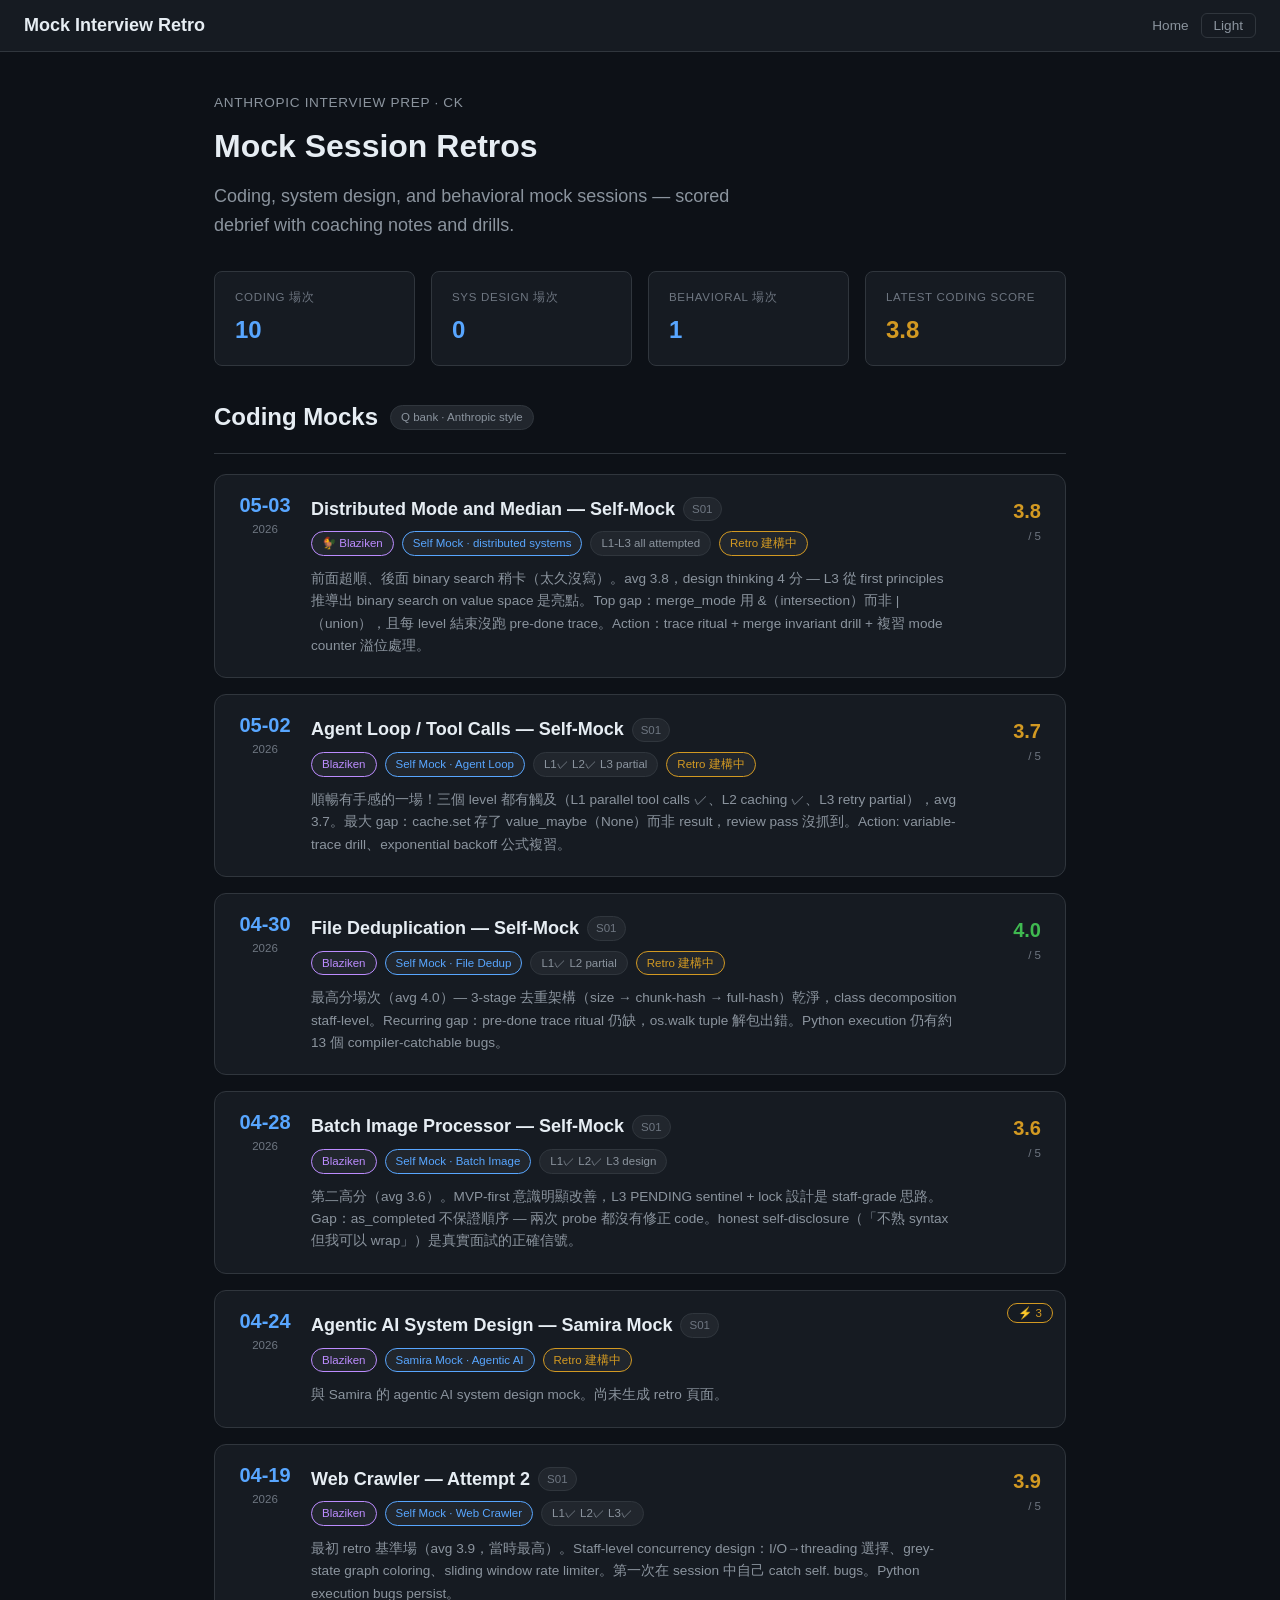
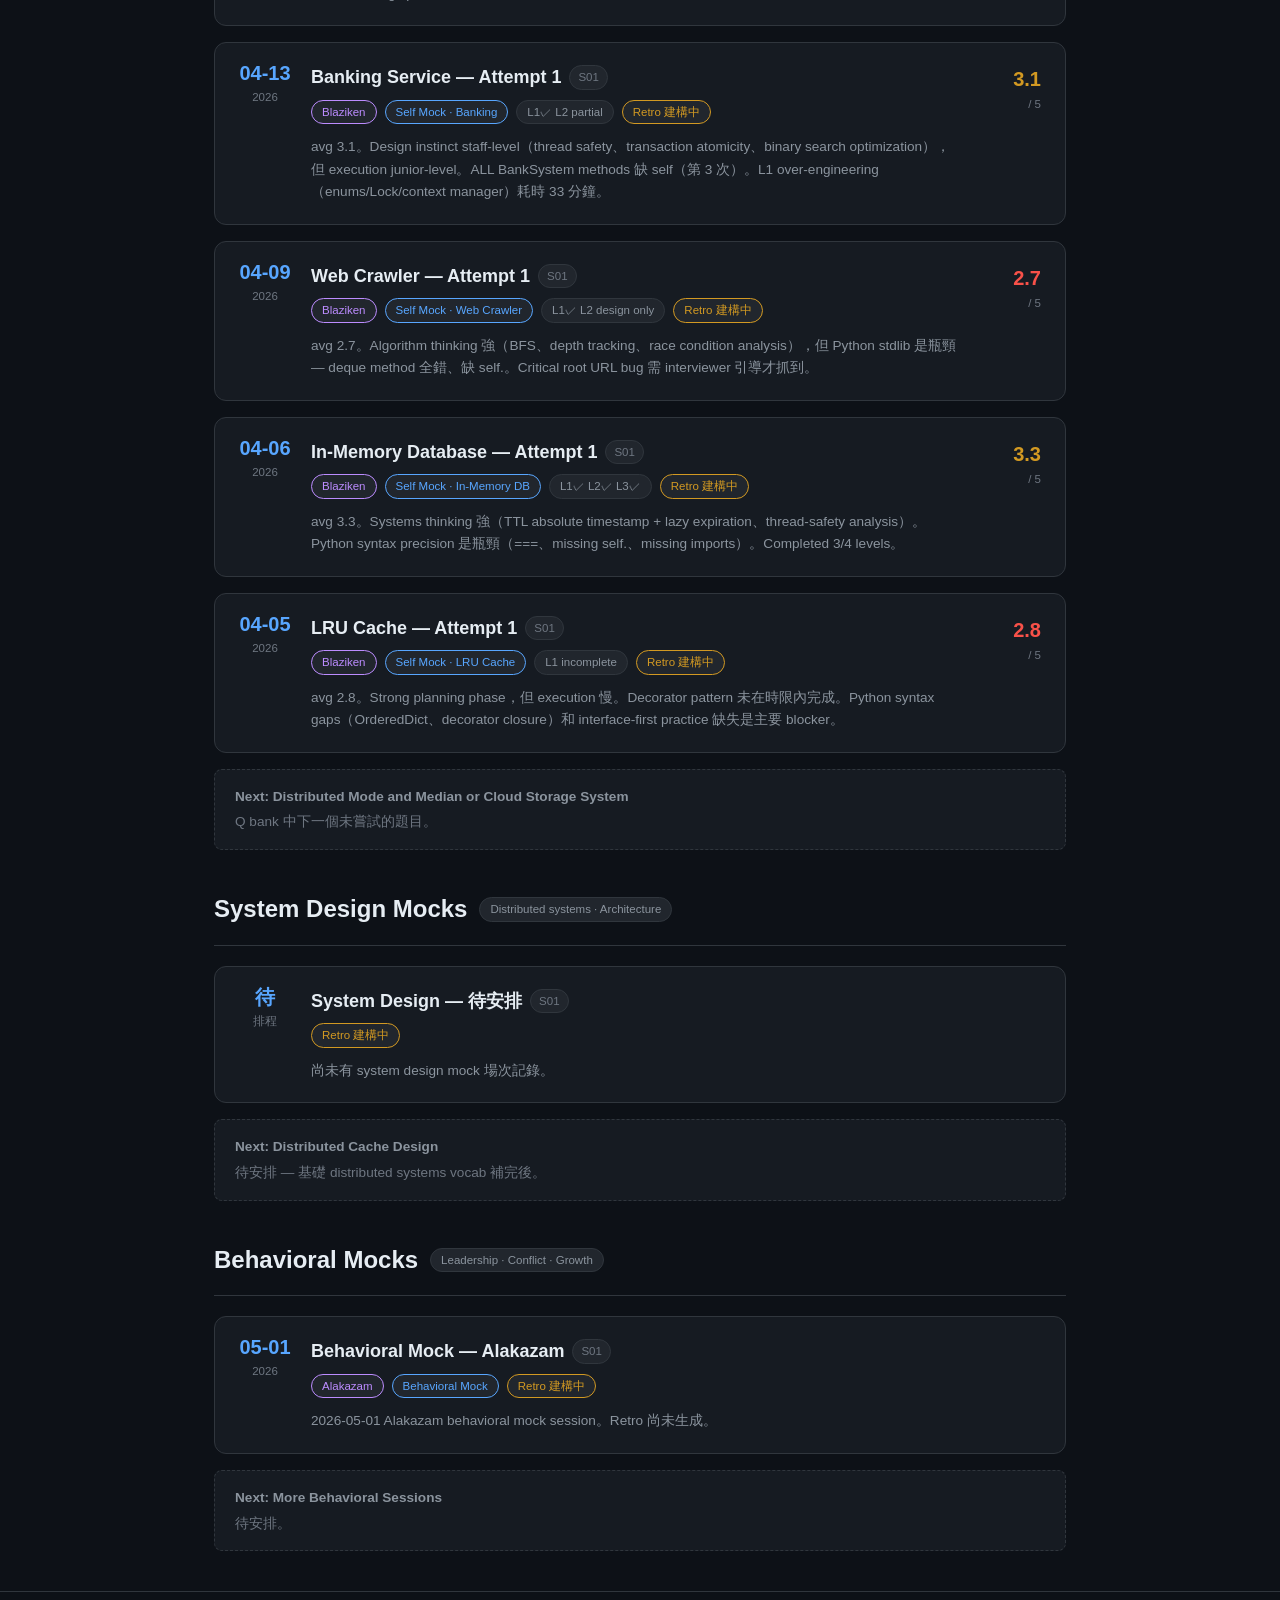
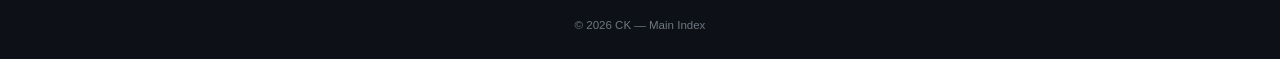
<file: pages/mock-interview-retro/index.html>
<!DOCTYPE html>
<html lang="zh-TW" data-theme="dark">
<head>
  <meta charset="UTF-8" />
  <meta name="viewport" content="width=device-width, initial-scale=1.0" />
  <title>Mock Interview Retro</title>
  <style>
    /* ── Meridian tokens ── */
    :root {
      --bg: #0d1117; --surface: #161b22; --surface2: #21262d;
      --border: #30363d; --text: #e6edf3; --text2: #8b949e; --text3: #6e7681;
      --primary: #58a6ff; --ok: #3fb950; --warn: #d29922; --danger: #f85149;
      --accent: #bc8cff;
      --fs-xs: 0.72rem; --fs-sm: 0.85rem; --fs-base: 1rem;
      --fs-lg: 1.125rem; --fs-xl: 1.25rem; --fs-2xl: 1.5rem; --fs-3xl: 2rem;
      --sp-1: 4px; --sp-2: 8px; --sp-3: 12px; --sp-4: 16px;
      --sp-5: 20px; --sp-6: 24px; --sp-8: 32px; --sp-10: 40px;
      --radius-sm: 6px; --radius-md: 8px; --radius-lg: 12px;
    }
    [data-theme="light"] {
      --bg: #ffffff; --surface: #f6f8fa; --surface2: #eaeef2;
      --border: #d0d7de; --text: #1f2328; --text2: #656d76; --text3: #9198a1;
      --primary: #0969da; --ok: #1a7f37; --warn: #9a6700; --danger: #cf222e;
      --accent: #8250df;
    }

    *, *::before, *::after { box-sizing: border-box; margin: 0; padding: 0; }
    body { background: var(--bg); color: var(--text); font-family: -apple-system, BlinkMacSystemFont, "Segoe UI", sans-serif; font-size: var(--fs-base); line-height: 1.6; min-height: 100vh; }

    /* ── Topbar ── */
    .topbar {
      position: sticky; top: 0; z-index: 100;
      background: var(--surface); border-bottom: 1px solid var(--border);
      display: flex; align-items: center; justify-content: space-between;
      padding: 0 var(--sp-6); height: 52px;
    }
    .topbar-brand { font-weight: 600; font-size: var(--fs-lg); display: flex; align-items: center; gap: var(--sp-2); text-decoration: none; color: var(--text); }
    .topbar-right { display: flex; align-items: center; gap: var(--sp-3); }
    .theme-btn {
      background: none; border: 1px solid var(--border); color: var(--text2);
      border-radius: var(--radius-sm); padding: var(--sp-1) var(--sp-3);
      cursor: pointer; font-size: var(--fs-sm);
    }
    .theme-btn:hover { color: var(--text); border-color: var(--text3); }
    .home-link { font-size: var(--fs-sm); color: var(--text2); text-decoration: none; }
    .home-link:hover { color: var(--primary); }

    /* ── Hero ── */
    .hero {
      padding: var(--sp-10) var(--sp-6) var(--sp-8);
      max-width: 900px; margin: 0 auto;
    }
    .hero .eyebrow { font-size: var(--fs-sm); color: var(--text2); letter-spacing: 0.05em; text-transform: uppercase; margin-bottom: var(--sp-3); display: block; }
    .hero h1 { font-size: var(--fs-3xl); font-weight: 700; line-height: 1.25; margin-bottom: var(--sp-4); }
    .hero .subtitle { font-size: var(--fs-lg); color: var(--text2); max-width: 560px; }

    /* ── Stats strip ── */
    .stats-strip {
      display: flex; gap: var(--sp-4); flex-wrap: wrap;
      max-width: 900px; margin: 0 auto var(--sp-8); padding: 0 var(--sp-6);
    }
    .stat-card {
      background: var(--surface); border: 1px solid var(--border);
      border-radius: var(--radius-md); padding: var(--sp-4) var(--sp-5);
      min-width: 130px; flex: 1;
    }
    .stat-label { font-size: var(--fs-xs); color: var(--text3); text-transform: uppercase; letter-spacing: 0.06em; margin-bottom: var(--sp-1); }
    .stat-val { font-size: var(--fs-2xl); font-weight: 700; color: var(--primary); }

    /* ── Sections ── */
    .section { max-width: 900px; margin: 0 auto var(--sp-10); padding: 0 var(--sp-6); }
    .section-header {
      display: flex; align-items: center; gap: var(--sp-3);
      margin-bottom: var(--sp-5); border-bottom: 1px solid var(--border); padding-bottom: var(--sp-4);
    }
    .section-header h2 { font-size: var(--fs-2xl); font-weight: 600; }
    .track-badge { font-size: var(--fs-xs); background: var(--surface2); border: 1px solid var(--border); border-radius: 20px; padding: 2px 10px; color: var(--text2); }

    /* ── Timeline cards ── */
    .timeline { display: flex; flex-direction: column; gap: var(--sp-4); }
    .session-card {
      background: var(--surface); border: 1px solid var(--border);
      border-radius: var(--radius-lg); padding: var(--sp-5) var(--sp-6);
      display: flex; gap: var(--sp-5); align-items: flex-start;
      text-decoration: none; color: inherit; transition: border-color 0.15s;
      position: relative;
    }
    a.session-card:hover { border-color: var(--primary); }
    .session-card.wip { cursor: default; opacity: 0.75; }

    .card-date { text-align: center; min-width: 52px; }
    .card-date .md { font-size: var(--fs-xl); font-weight: 700; display: block; color: var(--primary); line-height: 1; }
    .card-date .yr { font-size: var(--fs-xs); color: var(--text3); }

    .card-body { flex: 1; min-width: 0; }
    .card-title-row { display: flex; align-items: center; gap: var(--sp-2); flex-wrap: wrap; margin-bottom: var(--sp-2); }
    .card-title { font-size: var(--fs-lg); font-weight: 600; }
    .seq-badge { font-size: var(--fs-xs); background: var(--surface2); border: 1px solid var(--border); border-radius: 20px; padding: 2px 8px; color: var(--text3); white-space: nowrap; }
    .meta-row { display: flex; gap: var(--sp-2); flex-wrap: wrap; margin-bottom: var(--sp-3); }
    .tag { font-size: var(--fs-xs); border-radius: 20px; padding: 2px 10px; background: var(--surface2); border: 1px solid var(--border); color: var(--text2); white-space: nowrap; }
    .tag.expert { border-color: var(--accent); color: var(--accent); }
    .tag.focus { border-color: var(--primary); color: var(--primary); }
    .tag.wip-tag { border-color: var(--warn); color: var(--warn); }
    .card-desc { font-size: var(--fs-sm); color: var(--text2); line-height: 1.65; }

    .card-score { text-align: right; min-width: 60px; }
    .score-num { font-size: var(--fs-xl); font-weight: 700; }
    .score-label { font-size: var(--fs-xs); color: var(--text3); }
    .score-warn { color: var(--warn); }
    .score-good { color: var(--ok); }
    .score-high { color: var(--accent); }
    .score-low { color: var(--danger); }

    /* ── Actions badge + drawer ── */
    .actions-badge {
      position: absolute; top: var(--sp-3); right: var(--sp-3);
      background: none; border: 1px solid var(--warn); color: var(--warn);
      border-radius: 20px; padding: 2px 10px; font-size: var(--fs-xs);
      cursor: pointer; font-family: inherit;
    }
    .actions-badge:hover { background: var(--warn); color: var(--bg); }

    .drawer-overlay {
      position: fixed; inset: 0; z-index: 199;
      background: rgba(0,0,0,0.25);
      opacity: 0; pointer-events: none;
      transition: opacity 0.2s;
    }
    [data-theme="light"] .drawer-overlay { background: rgba(0,0,0,0.15); }
    .drawer-overlay.open { opacity: 1; pointer-events: all; }

    .action-drawer {
      position: fixed; top: 0; right: 0; bottom: 0; z-index: 200;
      width: 320px; background: var(--surface); border-left: 1px solid var(--border);
      transform: translateX(100%); transition: transform 0.22s ease;
      display: flex; flex-direction: column; padding: var(--sp-5);
    }
    .action-drawer.open { transform: translateX(0); }
    .drawer-title { font-weight: 600; font-size: var(--fs-lg); margin-bottom: var(--sp-4); padding-bottom: var(--sp-3); border-bottom: 1px solid var(--border); }
    .drawer-items { display: flex; flex-direction: column; gap: var(--sp-3); overflow-y: auto; }
    .drawer-item { font-size: var(--fs-sm); }
    .drawer-item a { color: var(--primary); }
    .drawer-close {
      margin-top: auto; padding-top: var(--sp-5);
      background: none; border: 1px solid var(--border);
      color: var(--text2); border-radius: var(--radius-sm);
      padding: var(--sp-2) var(--sp-4); cursor: pointer; font-family: inherit;
      font-size: var(--fs-sm);
    }
    .drawer-close:hover { color: var(--text); border-color: var(--text3); }

    /* ── Upcoming ── */
    .upcoming-card {
      background: var(--surface); border: 1px solid var(--border);
      border-radius: var(--radius-md); padding: var(--sp-4) var(--sp-5);
      border-style: dashed; opacity: 0.6;
    }
    .upcoming-label { font-size: var(--fs-sm); font-weight: 600; color: var(--text2); margin-bottom: var(--sp-1); }
    .upcoming-desc { font-size: var(--fs-sm); color: var(--text3); }

    /* ── Footer ── */
    .footer {
      border-top: 1px solid var(--border); padding: var(--sp-6);
      text-align: center; font-size: var(--fs-xs); color: var(--text3);
    }
    .footer a { color: var(--text3); text-decoration: none; }
    .footer a:hover { color: var(--primary); }

    /* ── Scroll fade-in ── */
    .fade-in { opacity: 0; transform: translateY(16px); transition: opacity 0.45s ease, transform 0.45s ease; }
    .fade-in.visible { opacity: 1; transform: translateY(0); }

    /* ── Responsive ── */
    @media (max-width: 640px) {
      .session-card { flex-direction: column; gap: var(--sp-3); }
      .card-score { text-align: left; }
      .stats-strip { gap: var(--sp-3); }
    }
  </style>
</head>
<body>
  <!-- FOUC prevention -->
  <script>
    (function() {
      var t = localStorage.getItem('theme') || 'dark';
      document.documentElement.setAttribute('data-theme', t);
    })();
  </script>

  <nav class="topbar">
    <a href="/" class="topbar-brand">Mock Interview Retro</a>
    <div class="topbar-right">
      <a href="/" class="home-link">Home</a>
      <button class="theme-btn" id="theme-toggle">Light</button>
    </div>
  </nav>

  <div class="hero fade-in">
    <span class="eyebrow">Anthropic Interview Prep · CK</span>
    <h1>Mock Session Retros</h1>
    <p class="subtitle">Coding, system design, and behavioral mock sessions — scored debrief with coaching notes and drills.</p>
  </div>

  <div class="stats-strip fade-in">
    <div class="stat-card">
      <div class="stat-label">Coding 場次</div>
      <div class="stat-val" id="stat-coding">—</div>
    </div>
    <div class="stat-card">
      <div class="stat-label">Sys Design 場次</div>
      <div class="stat-val" id="stat-sysdesign">—</div>
    </div>
    <div class="stat-card">
      <div class="stat-label">Behavioral 場次</div>
      <div class="stat-val" id="stat-behavioral">—</div>
    </div>
    <div class="stat-card">
      <div class="stat-label">Latest Coding Score</div>
      <div class="stat-val" id="stat-latest-score">—</div>
    </div>
  </div>

  <section class="section fade-in">
    <div class="section-header">
      <h2>Coding Mocks</h2>
      <span class="track-badge">Q bank · Anthropic style</span>
    </div>
    <div class="timeline" id="timeline-coding"></div>
  </section>

  <section class="section fade-in">
    <div class="section-header">
      <h2>System Design Mocks</h2>
      <span class="track-badge">Distributed systems · Architecture</span>
    </div>
    <div class="timeline" id="timeline-sysdesign"></div>
  </section>

  <section class="section fade-in">
    <div class="section-header">
      <h2>Behavioral Mocks</h2>
      <span class="track-badge">Leadership · Conflict · Growth</span>
    </div>
    <div class="timeline" id="timeline-behavioral"></div>
  </section>

  <!-- Drawer overlay -->
  <div class="drawer-overlay" id="drawer-overlay"></div>
  <!-- Drawer (lazy built) -->
  <div class="action-drawer" id="action-drawer">
    <div class="drawer-title" id="drawer-title">Action Items</div>
    <div class="drawer-items" id="drawer-items"></div>
    <button class="drawer-close" id="drawer-close">Close</button>
  </div>

  <footer class="footer">
    <p>&copy; 2026 CK &mdash; <a href="/">Main Index</a></p>
  </footer>

  <script>
    // ── Theme toggle ──
    (function() {
      var btn = document.getElementById('theme-toggle');
      function applyTheme(t) {
        document.documentElement.setAttribute('data-theme', t);
        localStorage.setItem('theme', t);
        btn.textContent = t === 'dark' ? 'Light' : 'Dark';
      }
      applyTheme(localStorage.getItem('theme') || 'dark');
      btn.addEventListener('click', function() {
        applyTheme(document.documentElement.getAttribute('data-theme') === 'dark' ? 'light' : 'dark');
      });
    })();

    // ── Scroll fade-in ──
    (function() {
      var els = document.querySelectorAll('.fade-in');
      if (!('IntersectionObserver' in window)) {
        els.forEach(function(el) { el.classList.add('visible'); });
        return;
      }
      var obs = new IntersectionObserver(function(entries) {
        entries.forEach(function(e) { if (e.isIntersecting) { e.target.classList.add('visible'); obs.unobserve(e.target); } });
      }, { threshold: 0.08 });
      els.forEach(function(el) { obs.observe(el); });
    })();

    // ── Session data ──
    var codingSessions = [
      {
        date: "05-03", year: "2026", seq: "S01",
        title: "Distributed Mode and Median — Self-Mock",
        href: null, wip: true,
        meta: [
          { text: "🐓 Blaziken", cls: "expert" },
          { text: "Self Mock · distributed systems", cls: "focus" },
          { text: "L1-L3 all attempted", cls: "" },
          { text: "Retro 建構中", cls: "wip-tag" }
        ],
        descHtml: "前面超順、後面 binary search 稍卡（太久沒寫）。avg 3.8，design thinking 4 分 — L3 從 first principles 推導出 binary search on value space 是亮點。Top gap：merge_mode 用 &（intersection）而非 |（union），且每 level 結束沒跑 pre-done trace。Action：trace ritual + merge invariant drill + 複習 mode counter 溢位處理。",
        score: 3.8,
        actions: []
      },
      {
        date: "05-02", year: "2026", seq: "S01",
        title: "Agent Loop / Tool Calls — Self-Mock",
        href: null, wip: true,
        meta: [
          { text: "Blaziken", cls: "expert" },
          { text: "Self Mock · Agent Loop", cls: "focus" },
          { text: "L1✓ L2✓ L3 partial", cls: "" },
          { text: "Retro 建構中", cls: "wip-tag" }
        ],
        descHtml: "順暢有手感的一場！三個 level 都有觸及（L1 parallel tool calls ✓、L2 caching ✓、L3 retry partial），avg 3.7。最大 gap：cache.set 存了 value_maybe（None）而非 result，review pass 沒抓到。Action: variable-trace drill、exponential backoff 公式複習。",
        score: 3.7,
        actions: []
      },
      {
        date: "04-30", year: "2026", seq: "S01",
        title: "File Deduplication — Self-Mock",
        href: null, wip: true,
        meta: [
          { text: "Blaziken", cls: "expert" },
          { text: "Self Mock · File Dedup", cls: "focus" },
          { text: "L1✓ L2 partial", cls: "" },
          { text: "Retro 建構中", cls: "wip-tag" }
        ],
        descHtml: "最高分場次（avg 4.0）— 3-stage 去重架構（size → chunk-hash → full-hash）乾淨，class decomposition staff-level。Recurring gap：pre-done trace ritual 仍缺，os.walk tuple 解包出錯。Python execution 仍有約 13 個 compiler-catchable bugs。",
        score: 4.0,
        actions: []
      },
      {
        date: "04-28", year: "2026", seq: "S01",
        title: "Batch Image Processor — Self-Mock",
        href: "2026-04-28-S01.html", wip: false,
        meta: [
          { text: "Blaziken", cls: "expert" },
          { text: "Self Mock · Batch Image", cls: "focus" },
          { text: "L1✓ L2✓ L3 design", cls: "" }
        ],
        descHtml: "第二高分（avg 3.6）。MVP-first 意識明顯改善，L3 PENDING sentinel + lock 設計是 staff-grade 思路。Gap：as_completed 不保證順序 — 兩次 probe 都沒有修正 code。honest self-disclosure（「不熟 syntax 但我可以 wrap」）是真實面試的正確信號。",
        score: 3.6,
        actions: []
      },
      {
        date: "04-24", year: "2026", seq: "S01",
        title: "Agentic AI System Design — Samira Mock",
        href: null, wip: true,
        meta: [
          { text: "Blaziken", cls: "expert" },
          { text: "Samira Mock · Agentic AI", cls: "focus" },
          { text: "Retro 建構中", cls: "wip-tag" }
        ],
        descHtml: "與 Samira 的 agentic AI system design mock。尚未生成 retro 頁面。",
        score: null,
        actions: [
          { type: "link", label: "ai-agent-sandbox session notes", href: "../ai-learning-notes/20260426-ai-agent-sandbox/" },
          { type: "link", label: "agent-loop-terminology reference", href: "../ai-learning-notes/20260426-ai-agent-sandbox/agent-loop-terminology.html" },
          { type: "meta", label: "Vocabulary gap 是 trigger — 補足 ReAct / tool-call / multi-agent 詞彙" }
        ]
      },
      {
        date: "04-19", year: "2026", seq: "S01",
        title: "Web Crawler — Attempt 2",
        href: "2026-04-19-S01.html", wip: false,
        meta: [
          { text: "Blaziken", cls: "expert" },
          { text: "Self Mock · Web Crawler", cls: "focus" },
          { text: "L1✓ L2✓ L3✓", cls: "" }
        ],
        descHtml: "最初 retro 基準場（avg 3.9，當時最高）。Staff-level concurrency design：I/O→threading 選擇、grey-state graph coloring、sliding window rate limiter。第一次在 session 中自己 catch self. bugs。Python execution bugs persist。",
        score: 3.9,
        actions: []
      },
      {
        date: "04-13", year: "2026", seq: "S01",
        title: "Banking Service — Attempt 1",
        href: null, wip: true,
        meta: [
          { text: "Blaziken", cls: "expert" },
          { text: "Self Mock · Banking", cls: "focus" },
          { text: "L1✓ L2 partial", cls: "" },
          { text: "Retro 建構中", cls: "wip-tag" }
        ],
        descHtml: "avg 3.1。Design instinct staff-level（thread safety、transaction atomicity、binary search optimization），但 execution junior-level。ALL BankSystem methods 缺 self（第 3 次）。L1 over-engineering（enums/Lock/context manager）耗時 33 分鐘。",
        score: 3.1,
        actions: []
      },
      {
        date: "04-09", year: "2026", seq: "S01",
        title: "Web Crawler — Attempt 1",
        href: null, wip: true,
        meta: [
          { text: "Blaziken", cls: "expert" },
          { text: "Self Mock · Web Crawler", cls: "focus" },
          { text: "L1✓ L2 design only", cls: "" },
          { text: "Retro 建構中", cls: "wip-tag" }
        ],
        descHtml: "avg 2.7。Algorithm thinking 強（BFS、depth tracking、race condition analysis），但 Python stdlib 是瓶頸 — deque method 全錯、缺 self.。Critical root URL bug 需 interviewer 引導才抓到。",
        score: 2.7,
        actions: []
      },
      {
        date: "04-06", year: "2026", seq: "S01",
        title: "In-Memory Database — Attempt 1",
        href: null, wip: true,
        meta: [
          { text: "Blaziken", cls: "expert" },
          { text: "Self Mock · In-Memory DB", cls: "focus" },
          { text: "L1✓ L2✓ L3✓", cls: "" },
          { text: "Retro 建構中", cls: "wip-tag" }
        ],
        descHtml: "avg 3.3。Systems thinking 強（TTL absolute timestamp + lazy expiration、thread-safety analysis）。Python syntax precision 是瓶頸（===、missing self.、missing imports）。Completed 3/4 levels。",
        score: 3.3,
        actions: []
      },
      {
        date: "04-05", year: "2026", seq: "S01",
        title: "LRU Cache — Attempt 1",
        href: null, wip: true,
        meta: [
          { text: "Blaziken", cls: "expert" },
          { text: "Self Mock · LRU Cache", cls: "focus" },
          { text: "L1 incomplete", cls: "" },
          { text: "Retro 建構中", cls: "wip-tag" }
        ],
        descHtml: "avg 2.8。Strong planning phase，但 execution 慢。Decorator pattern 未在時限內完成。Python syntax gaps（OrderedDict、decorator closure）和 interface-first practice 缺失是主要 blocker。",
        score: 2.8,
        actions: []
      }
    ];

    var sysdesignSessions = [
      {
        date: "待", year: "排程", seq: "S01",
        title: "System Design — 待安排",
        href: null, wip: true,
        meta: [
          { text: "Retro 建構中", cls: "wip-tag" }
        ],
        descHtml: "尚未有 system design mock 場次記錄。",
        score: null,
        actions: []
      }
    ];

    var behavioralSessions = [
      {
        date: "05-01", year: "2026", seq: "S01",
        title: "Behavioral Mock — Alakazam",
        href: null, wip: true,
        meta: [
          { text: "Alakazam", cls: "expert" },
          { text: "Behavioral Mock", cls: "focus" },
          { text: "Retro 建構中", cls: "wip-tag" }
        ],
        descHtml: "2026-05-01 Alakazam behavioral mock session。Retro 尚未生成。",
        score: null,
        actions: []
      }
    ];

    // ── Upcoming blocks ──
    var upcoming = {
      coding: { label: "Next: Distributed Mode and Median or Cloud Storage System", descHtml: "Q bank 中下一個未嘗試的題目。" },
      sysdesign: { label: "Next: Distributed Cache Design", descHtml: "待安排 — 基礎 distributed systems vocab 補完後。" },
      behavioral: { label: "Next: More Behavioral Sessions", descHtml: "待安排。" }
    };

    // ── Score color class ──
    function scoreClass(s) {
      if (s === null) return '';
      if (s >= 4.5) return 'score-high';
      if (s >= 4.0) return 'score-good';
      if (s >= 3.0) return 'score-warn';
      return 'score-low';
    }

    // ── Drawer state ──
    var drawerOpen = false;
    var drawerEl = document.getElementById('action-drawer');
    var overlayEl = document.getElementById('drawer-overlay');
    var drawerItemsEl = document.getElementById('drawer-items');
    var drawerTitleEl = document.getElementById('drawer-title');

    function openDrawer(title, actions) {
      // clear previous
      while (drawerItemsEl.firstChild) { drawerItemsEl.removeChild(drawerItemsEl.firstChild); }
      drawerTitleEl.textContent = title + ' — Actions';
      actions.forEach(function(item) {
        var div = document.createElement('div');
        div.className = 'drawer-item';
        if (item.type === 'link') {
          var a = document.createElement('a');
          a.target = '_blank';
          a.rel = 'noopener noreferrer';
          a.href = item.href;
          a.textContent = item.label;
          div.appendChild(a);
        } else {
          var span = document.createElement('span');
          span.textContent = item.label;
          div.appendChild(span);
        }
        drawerItemsEl.appendChild(div);
      });
      drawerEl.classList.add('open');
      overlayEl.classList.add('open');
      drawerOpen = true;
    }

    function closeDrawer() {
      drawerEl.classList.remove('open');
      overlayEl.classList.remove('open');
      drawerOpen = false;
    }

    document.getElementById('drawer-close').addEventListener('click', closeDrawer);
    overlayEl.addEventListener('click', closeDrawer);
    document.addEventListener('keydown', function(e) { if (e.key === 'Escape' && drawerOpen) closeDrawer(); });

    // ── Render timeline ──
    function renderTimeline(sessions, containerId, upcomingData) {
      var container = document.getElementById(containerId);

      sessions.forEach(function(s) {
        var isLink = s.href && !s.wip;
        var card = document.createElement(isLink ? 'a' : 'div');
        card.className = 'session-card fade-in' + (s.wip ? ' wip' : '');
        if (isLink) { card.href = s.href; }

        // date column
        var dateCol = document.createElement('div');
        dateCol.className = 'card-date';
        var mdSpan = document.createElement('span');
        mdSpan.className = 'md';
        mdSpan.textContent = s.date;
        var yrSpan = document.createElement('span');
        yrSpan.className = 'yr';
        yrSpan.textContent = s.year;
        dateCol.appendChild(mdSpan);
        dateCol.appendChild(yrSpan);

        // body column
        var body = document.createElement('div');
        body.className = 'card-body';

        var titleRow = document.createElement('div');
        titleRow.className = 'card-title-row';
        var titleSpan = document.createElement('span');
        titleSpan.className = 'card-title';
        titleSpan.textContent = s.title;
        var seqSpan = document.createElement('span');
        seqSpan.className = 'seq-badge';
        seqSpan.textContent = s.seq;
        titleRow.appendChild(titleSpan);
        titleRow.appendChild(seqSpan);

        var metaRow = document.createElement('div');
        metaRow.className = 'meta-row';
        (s.meta || []).forEach(function(m) {
          var tag = document.createElement('span');
          tag.className = 'tag' + (m.cls ? ' ' + m.cls : '');
          tag.textContent = m.text;
          metaRow.appendChild(tag);
        });

        var desc = document.createElement('div');
        desc.className = 'card-desc';
        // descHtml is static controlled data — safe to use insertAdjacentHTML
        desc.insertAdjacentHTML('beforeend', s.descHtml);

        body.appendChild(titleRow);
        body.appendChild(metaRow);
        body.appendChild(desc);

        // score column
        var scoreCol = document.createElement('div');
        scoreCol.className = 'card-score';
        if (s.score !== null && s.score !== undefined) {
          var scoreNum = document.createElement('div');
          scoreNum.className = 'score-num ' + scoreClass(s.score);
          scoreNum.textContent = s.score.toFixed(1);
          var scoreLbl = document.createElement('div');
          scoreLbl.className = 'score-label';
          scoreLbl.textContent = '/ 5';
          scoreCol.appendChild(scoreNum);
          scoreCol.appendChild(scoreLbl);
        }

        card.appendChild(dateCol);
        card.appendChild(body);
        card.appendChild(scoreCol);

        // actions badge
        if (s.actions && s.actions.length > 0) {
          var badge = document.createElement('button');
          badge.type = 'button';
          badge.className = 'actions-badge';
          badge.setAttribute('aria-label', 'Open action items');
          badge.textContent = '\u26A1 ' + s.actions.length;
          var capturedTitle = s.title;
          var capturedActions = s.actions;
          badge.addEventListener('click', function(e) {
            e.preventDefault();
            e.stopPropagation();
            openDrawer(capturedTitle, capturedActions);
          });
          card.appendChild(badge);
        }

        container.appendChild(card);
      });

      // upcoming
      if (upcomingData) {
        var upDiv = document.createElement('div');
        upDiv.className = 'upcoming-card fade-in';
        var upLabel = document.createElement('div');
        upLabel.className = 'upcoming-label';
        upLabel.textContent = upcomingData.label;
        var upDesc = document.createElement('div');
        upDesc.className = 'upcoming-desc';
        upDesc.insertAdjacentHTML('beforeend', upcomingData.descHtml);
        upDiv.appendChild(upLabel);
        upDiv.appendChild(upDesc);
        container.appendChild(upDiv);
      }
    }

    // ── Render stats ──
    function renderStats() {
      var scoredCoding = codingSessions.filter(function(s) { return s.score !== null && s.score !== undefined; });
      document.getElementById('stat-coding').textContent = codingSessions.length;
      document.getElementById('stat-sysdesign').textContent = sysdesignSessions.filter(function(s) { return !s.wip || s.date !== '待'; }).length;
      document.getElementById('stat-behavioral').textContent = behavioralSessions.length;
      if (scoredCoding.length > 0) {
        var latest = scoredCoding[0];
        var el = document.getElementById('stat-latest-score');
        el.textContent = latest.score.toFixed(1);
        el.className = 'stat-val ' + scoreClass(latest.score);
      }
    }

    // ── Init ──
    renderTimeline(codingSessions, 'timeline-coding', upcoming.coding);
    renderTimeline(sysdesignSessions, 'timeline-sysdesign', upcoming.sysdesign);
    renderTimeline(behavioralSessions, 'timeline-behavioral', upcoming.behavioral);
    renderStats();

    // Re-init fade-in for dynamically inserted cards
    (function() {
      var newEls = document.querySelectorAll('.fade-in:not(.visible)');
      if (!('IntersectionObserver' in window)) {
        newEls.forEach(function(el) { el.classList.add('visible'); });
        return;
      }
      var obs = new IntersectionObserver(function(entries) {
        entries.forEach(function(e) { if (e.isIntersecting) { e.target.classList.add('visible'); obs.unobserve(e.target); } });
      }, { threshold: 0.05 });
      newEls.forEach(function(el) { obs.observe(el); });
    })();
  </script>
</body>
</html>
</file>
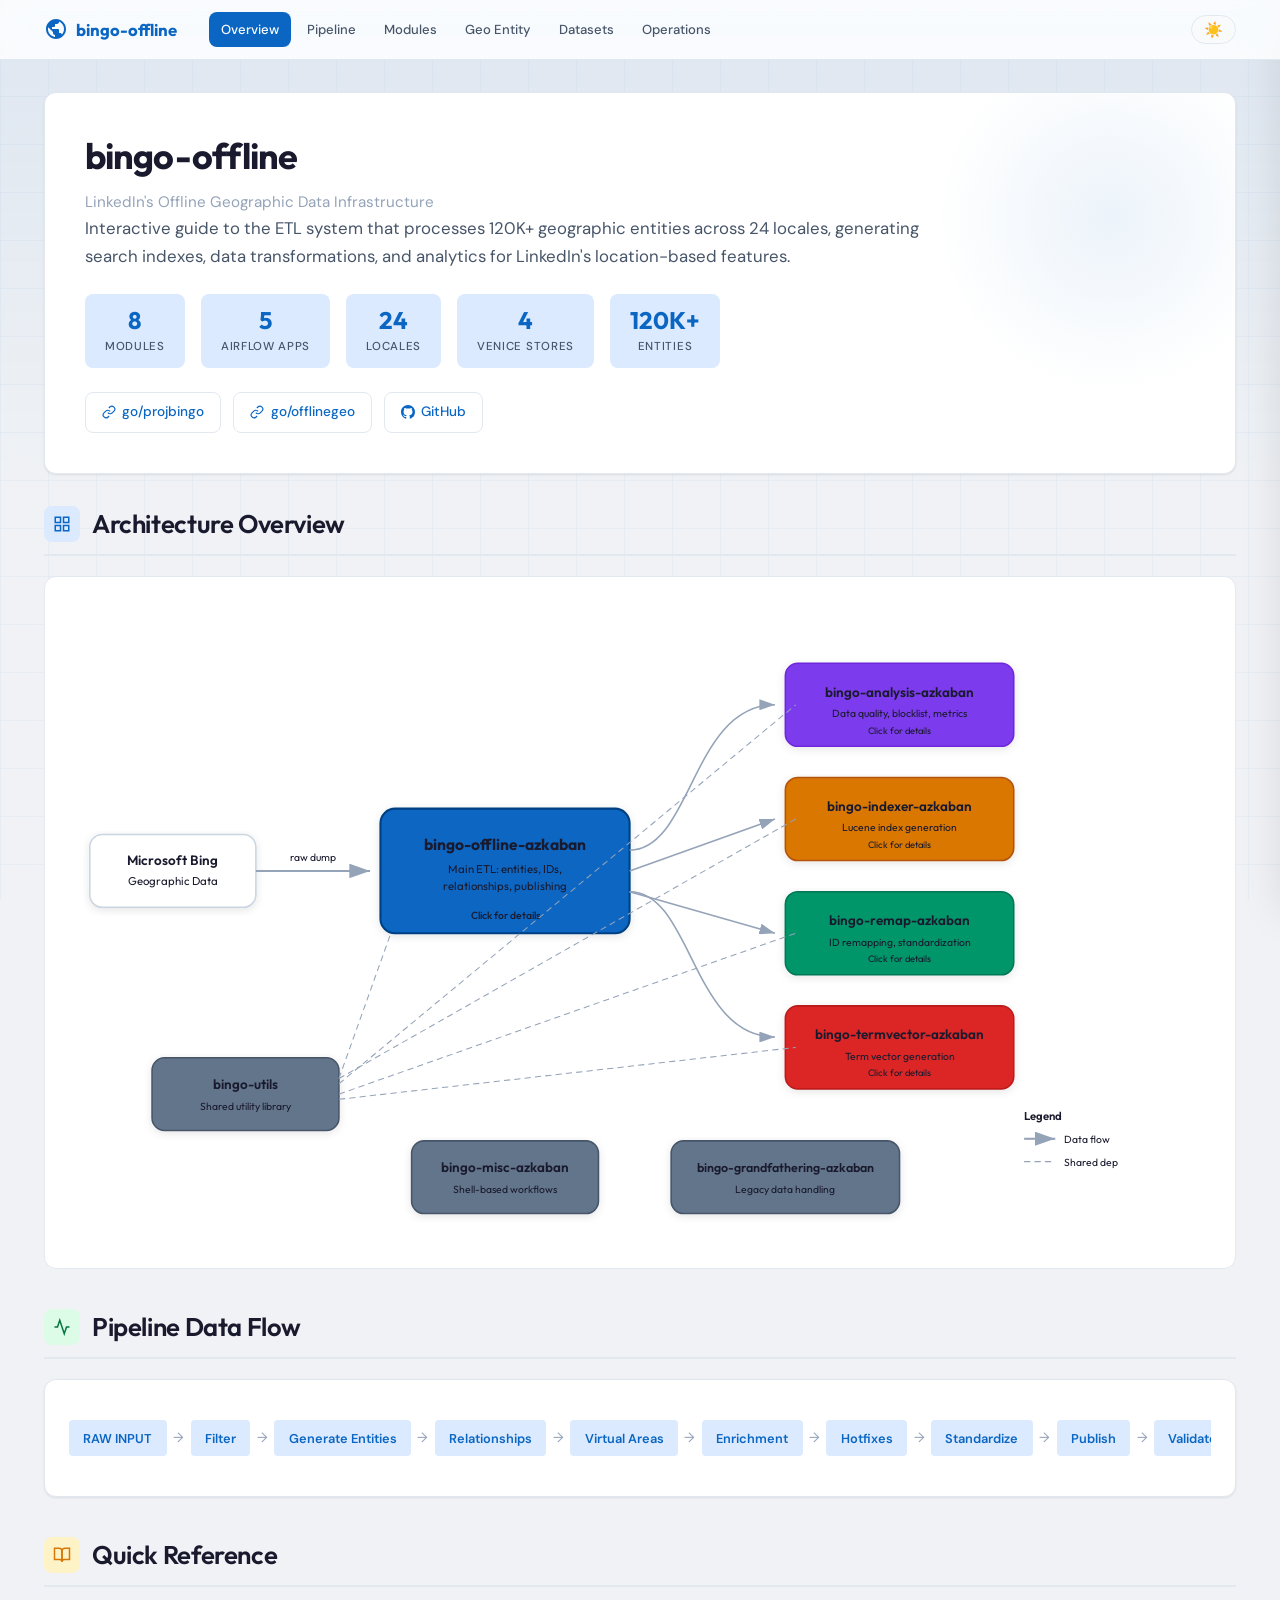
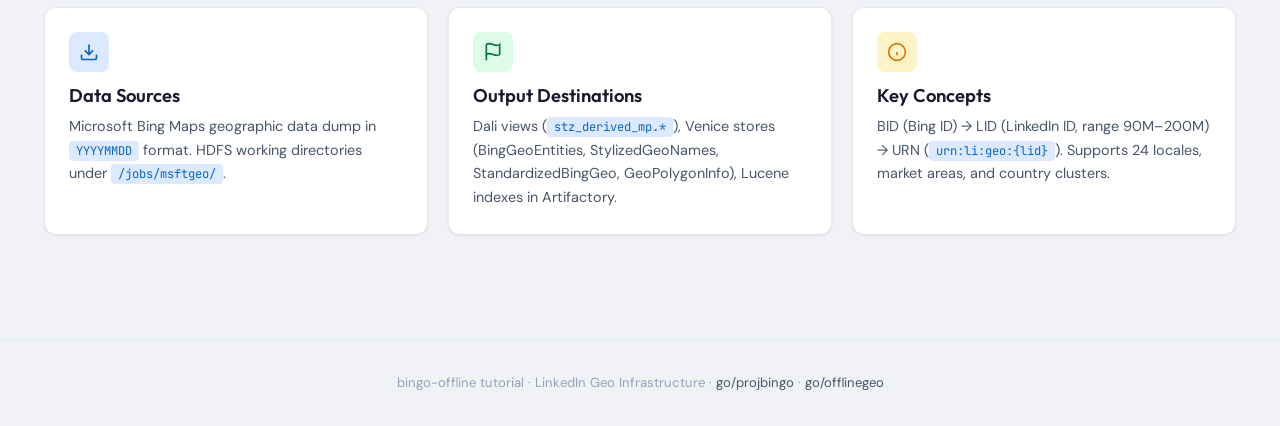
<file: pages/bingo-offline-tutorial/1-overview.html>
<!DOCTYPE html>
<html lang="en" data-theme="light">
<head>
  <meta charset="UTF-8">
  <meta name="viewport" content="width=device-width, initial-scale=1.0">
  <title>Overview — bingo-offline Tutorial</title>
  <link rel="preconnect" href="https://fonts.googleapis.com">
  <link href="https://fonts.googleapis.com/css2?family=Outfit:wght@300..800&family=DM+Sans:opsz,wght@9..40,300..600&family=JetBrains+Mono:wght@400;500&display=swap" rel="stylesheet">
  <style>
    /* =============================================
       BINGO-OFFLINE TUTORIAL DESIGN SYSTEM
       Theme: Meridian — Cartographic Data Observatory
       ============================================= */

    /* --- Variables --- */
    :root {
      --bg: #f0f2f5;
      --grid-color: rgba(10,102,194,0.035);
      --surface: #ffffff;
      --surface-hover: #f8fafc;
      --text: #1a1a2e;
      --text-sec: #475569;
      --text-muted: #94a3b8;
      --text-inv: #ffffff;
      --primary: #0a66c2;
      --primary-hover: #004182;
      --primary-light: #dbeafe;
      --primary-glow: rgba(10,102,194,0.08);
      --accent: #057642;
      --accent-light: #dcfce7;
      --warn: #d97706;
      --warn-light: #fef3c7;
      --danger: #dc2626;
      --danger-light: #fee2e2;
      --border: #e2e8f0;
      --border-strong: #cbd5e1;
      --shadow: 0 1px 3px rgba(0,0,0,0.06), 0 1px 2px rgba(0,0,0,0.04);
      --shadow-md: 0 4px 12px rgba(0,0,0,0.07);
      --shadow-lg: 0 12px 40px rgba(0,0,0,0.1);
      --radius: 12px;
      --radius-sm: 8px;
      --radius-xs: 4px;
      --nav-h: 60px;
      --max-w: 1240px;
      --font-d: 'Outfit', -apple-system, system-ui, sans-serif;
      --font-b: 'DM Sans', -apple-system, system-ui, sans-serif;
      --font-m: 'JetBrains Mono', 'SF Mono', 'Cascadia Code', monospace;
      --mod-blue: #0a66c2;
      --mod-purple: #7c3aed;
      --mod-amber: #d97706;
      --mod-green: #059669;
      --mod-red: #dc2626;
      --mod-gray: #64748b;
      --mod-teal: #0891b2;
      --mod-indigo: #4f46e5;
    }
    [data-theme="dark"] {
      --bg: #0a101e;
      --grid-color: rgba(88,166,255,0.025);
      --surface: #111827;
      --surface-hover: #1e293b;
      --text: #e2e8f0;
      --text-sec: #94a3b8;
      --text-muted: #475569;
      --text-inv: #0a101e;
      --primary: #58a6ff;
      --primary-hover: #79b8ff;
      --primary-light: #172554;
      --primary-glow: rgba(88,166,255,0.1);
      --accent: #4ade80;
      --accent-light: #052e16;
      --warn: #fbbf24;
      --warn-light: #422006;
      --danger: #f87171;
      --danger-light: #450a0a;
      --border: #1e293b;
      --border-strong: #334155;
      --shadow: 0 1px 3px rgba(0,0,0,0.3);
      --shadow-md: 0 4px 12px rgba(0,0,0,0.4);
      --shadow-lg: 0 12px 40px rgba(0,0,0,0.5);
    }

    /* --- Reset --- */
    *, *::before, *::after { box-sizing: border-box; margin: 0; padding: 0; }
    html { scroll-behavior: smooth; scroll-padding-top: calc(var(--nav-h) + 24px); }
    body {
      font-family: var(--font-b);
      background: var(--bg);
      color: var(--text);
      line-height: 1.65;
      position: relative;
      overflow-x: hidden;
      -webkit-font-smoothing: antialiased;
    }
    /* Map grid overlay */
    body::before {
      content: '';
      position: fixed; inset: 0;
      background:
        linear-gradient(var(--grid-color) 1px, transparent 1px),
        linear-gradient(90deg, var(--grid-color) 1px, transparent 1px);
      background-size: 48px 48px;
      pointer-events: none; z-index: 0;
    }
    /* Ambient top glow */
    body::after {
      content: '';
      position: fixed; top: 0; left: 0; right: 0; height: 500px;
      background: linear-gradient(180deg, var(--primary-glow) 0%, transparent 100%);
      pointer-events: none; z-index: 0;
    }

    /* --- Typography --- */
    h1, h2, h3, h4, h5 { font-family: var(--font-d); line-height: 1.25; color: var(--text); }
    h1 { font-size: 2.25rem; font-weight: 700; letter-spacing: -0.025em; }
    h2 { font-size: 1.6rem; font-weight: 600; letter-spacing: -0.015em; margin-bottom: 1rem; }
    h3 { font-size: 1.15rem; font-weight: 600; }
    h4 { font-size: 0.95rem; font-weight: 600; }
    p { color: var(--text-sec); max-width: 72ch; }
    a { color: var(--primary); text-decoration: none; transition: color 0.2s; }
    a:hover { color: var(--primary-hover); text-decoration: underline; }
    code {
      font-family: var(--font-m); font-size: 0.84em;
      background: var(--primary-light); color: var(--primary);
      padding: 2px 7px; border-radius: var(--radius-xs);
    }
    pre {
      background: var(--surface); border: 1px solid var(--border);
      border-radius: var(--radius-sm); padding: 1rem 1.25rem; overflow-x: auto;
      font-family: var(--font-m); font-size: 0.84rem; line-height: 1.7;
    }
    pre code { background: none; padding: 0; color: var(--text); font-size: 1em; }

    /* --- Layout --- */
    .container { max-width: var(--max-w); margin: 0 auto; padding: 0 1.5rem; position: relative; z-index: 1; }
    .page-content { padding: calc(var(--nav-h) + 2rem) 0 4rem; }
    .grid-2 { display: grid; grid-template-columns: repeat(2, 1fr); gap: 1.25rem; }
    .grid-3 { display: grid; grid-template-columns: repeat(3, 1fr); gap: 1.25rem; }
    .grid-4 { display: grid; grid-template-columns: repeat(4, 1fr); gap: 1rem; }
    @media (max-width: 900px) { .grid-3 { grid-template-columns: repeat(2, 1fr); } }
    @media (max-width: 768px) {
      .grid-2, .grid-3, .grid-4 { grid-template-columns: 1fr; }
      h1 { font-size: 1.75rem; }
      .container { padding: 0 1rem; }
    }

    /* --- Nav --- */
    nav {
      position: fixed; top: 0; left: 0; right: 0; height: var(--nav-h);
      background: rgba(255,255,255,0.82);
      backdrop-filter: blur(16px) saturate(180%);
      -webkit-backdrop-filter: blur(16px) saturate(180%);
      border-bottom: 1px solid var(--border);
      z-index: 100; display: flex; align-items: center;
    }
    [data-theme="dark"] nav { background: rgba(10,16,30,0.82); }
    .nav-inner {
      max-width: var(--max-w); margin: 0 auto; padding: 0 1.5rem;
      width: 100%; display: flex; align-items: center; gap: 0.5rem;
    }
    .nav-brand {
      font-family: var(--font-d); font-weight: 700; font-size: 1.05rem;
      color: var(--primary); margin-right: 1.5rem; white-space: nowrap;
      display: flex; align-items: center; gap: 0.5rem; text-decoration: none;
    }
    .nav-brand:hover { text-decoration: none; color: var(--primary); }
    .nav-brand svg { width: 24px; height: 24px; fill: currentColor; flex-shrink: 0; }
    .nav-links { display: flex; gap: 0.25rem; overflow-x: auto; flex: 1; scrollbar-width: none; }
    .nav-links::-webkit-scrollbar { display: none; }
    .nav-links a {
      padding: 0.4rem 0.75rem; border-radius: var(--radius-sm);
      font-size: 0.82rem; font-weight: 500; white-space: nowrap;
      color: var(--text-sec); transition: all 0.2s; text-decoration: none;
    }
    .nav-links a:hover { background: var(--primary-light); color: var(--primary); text-decoration: none; }
    .nav-links a[aria-current="page"] {
      background: var(--primary); color: var(--text-inv) !important;
    }
    .theme-toggle {
      background: var(--surface-hover); border: 1px solid var(--border);
      border-radius: 20px; cursor: pointer; padding: 6px 12px;
      font-size: 0.95rem; display: flex; align-items: center; gap: 4px;
      transition: all 0.25s; margin-left: auto; flex-shrink: 0; line-height: 1;
    }
    .theme-toggle:hover { border-color: var(--primary); background: var(--primary-light); }
    @media (max-width: 768px) {
      .nav-links a { padding: 0.35rem 0.5rem; font-size: 0.75rem; }
      .nav-brand { font-size: 0.9rem; margin-right: 0.75rem; }
      .nav-brand span { display: none; }
    }

    /* --- Hero --- */
    .hero {
      background: var(--surface); border: 1px solid var(--border);
      border-radius: var(--radius); padding: 2.5rem;
      margin-bottom: 2rem; position: relative; overflow: hidden;
      box-shadow: var(--shadow);
      animation: heroIn 0.6s ease forwards;
    }
    .hero::before {
      content: ''; position: absolute; top: -50px; right: -50px;
      width: 350px; height: 350px;
      background: radial-gradient(circle, var(--primary-glow) 0%, transparent 70%);
      pointer-events: none;
    }
    .hero h1 { margin-bottom: 0.75rem; position: relative; }
    .hero p { font-size: 1.05rem; position: relative; }
    .hero .subtitle { font-size: 0.95rem; color: var(--text-muted); margin-top: 0.25rem; }
    @keyframes heroIn {
      from { opacity: 0; transform: translateY(16px); }
      to { opacity: 1; transform: translateY(0); }
    }

    /* --- Stats Strip --- */
    .stats-strip { display: flex; gap: 1rem; margin-top: 1.5rem; flex-wrap: wrap; position: relative; }
    .stat {
      display: flex; flex-direction: column; align-items: center;
      padding: 0.75rem 1.25rem; background: var(--primary-light);
      border-radius: var(--radius-sm); min-width: 90px;
    }
    .stat-value {
      font-family: var(--font-d); font-size: 1.5rem; font-weight: 700;
      color: var(--primary); line-height: 1.2;
    }
    .stat-label {
      font-size: 0.72rem; color: var(--text-sec); font-weight: 500;
      text-transform: uppercase; letter-spacing: 0.06em; margin-top: 2px;
    }

    /* --- Card --- */
    .card {
      background: var(--surface); border: 1px solid var(--border);
      border-radius: var(--radius); padding: 1.5rem;
      box-shadow: var(--shadow); transition: all 0.25s;
    }
    .card:hover { box-shadow: var(--shadow-md); border-color: var(--border-strong); }
    .card-accent { border-left: 4px solid var(--primary); }
    .card h3 { margin-bottom: 0.5rem; }
    .card p { font-size: 0.9rem; }

    /* --- Section --- */
    .section { margin-bottom: 2.5rem; }
    .section-header {
      display: flex; align-items: center; gap: 0.75rem;
      margin-bottom: 1.25rem; padding-bottom: 0.75rem;
      border-bottom: 2px solid var(--border);
    }
    .section-header h2 { margin-bottom: 0; }
    .section-icon {
      width: 36px; height: 36px; border-radius: var(--radius-sm);
      display: flex; align-items: center; justify-content: center;
      font-size: 1.1rem; flex-shrink: 0;
    }

    /* --- Accordion --- */
    .accordion { border: 1px solid var(--border); border-radius: var(--radius); overflow: hidden; }
    .accordion-item { border-bottom: 1px solid var(--border); }
    .accordion-item:last-child { border-bottom: none; }
    .accordion-trigger {
      width: 100%; padding: 0.85rem 1.25rem; background: var(--surface);
      border: none; cursor: pointer; display: flex; align-items: center;
      justify-content: space-between; font-family: var(--font-b);
      font-size: 0.92rem; font-weight: 500; color: var(--text);
      transition: background 0.2s; text-align: left;
    }
    .accordion-trigger:hover { background: var(--surface-hover); }
    .accordion-trigger .arrow {
      transition: transform 0.3s; font-size: 0.75rem; color: var(--text-muted);
      flex-shrink: 0; margin-left: 0.75rem;
    }
    .accordion-trigger[aria-expanded="true"] .arrow { transform: rotate(90deg); }
    .accordion-content {
      max-height: 0; overflow: hidden; transition: max-height 0.35s ease;
    }
    .accordion-body { padding: 1rem 1.25rem; background: var(--surface-hover); }

    /* --- Table --- */
    .table-wrap {
      overflow-x: auto; border: 1px solid var(--border);
      border-radius: var(--radius); background: var(--surface);
    }
    table { width: 100%; border-collapse: collapse; font-size: 0.87rem; }
    th {
      text-align: left; padding: 0.7rem 1rem;
      background: var(--surface-hover); font-weight: 600;
      font-size: 0.76rem; text-transform: uppercase; letter-spacing: 0.05em;
      color: var(--text-sec); border-bottom: 2px solid var(--border);
      position: sticky; top: 0;
    }
    td { padding: 0.6rem 1rem; border-bottom: 1px solid var(--border); vertical-align: top; }
    tr:last-child td { border-bottom: none; }
    tr:hover td { background: var(--surface-hover); }

    /* --- Badge --- */
    .badge {
      display: inline-flex; padding: 2px 8px; border-radius: 20px;
      font-size: 0.72rem; font-weight: 600; text-transform: uppercase;
      letter-spacing: 0.04em; white-space: nowrap;
    }
    .badge-blue { background: var(--primary-light); color: var(--primary); }
    .badge-green { background: var(--accent-light); color: var(--accent); }
    .badge-amber { background: var(--warn-light); color: var(--warn); }
    .badge-red { background: var(--danger-light); color: var(--danger); }
    .badge-purple { background: #ede9fe; color: #7c3aed; }
    .badge-gray { background: #f1f5f9; color: #64748b; }
    [data-theme="dark"] .badge-purple { background: #2e1065; }
    [data-theme="dark"] .badge-gray { background: #1e293b; }

    /* --- Search --- */
    .search-box { position: relative; max-width: 400px; }
    .search-box input {
      width: 100%; padding: 0.6rem 1rem 0.6rem 2.5rem;
      background: var(--surface); border: 1px solid var(--border);
      border-radius: var(--radius-sm); font-family: var(--font-b);
      font-size: 0.87rem; color: var(--text); outline: none;
      transition: border-color 0.2s, box-shadow 0.2s;
    }
    .search-box input:focus {
      border-color: var(--primary);
      box-shadow: 0 0 0 3px var(--primary-glow);
    }
    .search-box input::placeholder { color: var(--text-muted); }
    .search-icon {
      position: absolute; left: 0.85rem; top: 50%;
      transform: translateY(-50%); color: var(--text-muted);
      font-size: 0.9rem; pointer-events: none;
    }

    /* --- Filter Chips --- */
    .filter-bar { display: flex; gap: 0.5rem; flex-wrap: wrap; margin-bottom: 1.25rem; }
    .chip {
      padding: 0.4rem 0.85rem; border-radius: 20px;
      border: 1px solid var(--border); background: var(--surface);
      font-size: 0.82rem; font-weight: 500; cursor: pointer;
      transition: all 0.2s; color: var(--text-sec); font-family: var(--font-b);
    }
    .chip:hover, .chip.active {
      background: var(--primary); color: var(--text-inv); border-color: var(--primary);
    }

    /* --- Tooltip --- */
    [data-tip] { position: relative; cursor: help; }
    [data-tip]::after {
      content: attr(data-tip);
      visibility: hidden; opacity: 0;
      position: absolute; bottom: calc(100% + 6px); left: 50%;
      transform: translateX(-50%);
      background: var(--text); color: var(--bg); padding: 4px 10px;
      border-radius: var(--radius-xs); font-size: 0.76rem;
      white-space: nowrap; transition: all 0.2s; z-index: 50;
      pointer-events: none;
    }
    [data-tip]:hover::after { visibility: visible; opacity: 1; }

    /* --- SVG Diagram --- */
    .diagram-wrap {
      background: var(--surface); border: 1px solid var(--border);
      border-radius: var(--radius); padding: 1.5rem; overflow-x: auto;
    }
    .diagram-wrap svg { max-width: 100%; height: auto; display: block; }
    .diagram-wrap svg text {
      font-family: var(--font-d); fill: var(--text);
    }

    /* --- Slide-out Panel --- */
    .panel-overlay {
      position: fixed; inset: 0; background: rgba(0,0,0,0.3);
      z-index: 89; opacity: 0; visibility: hidden; transition: all 0.3s;
    }
    .panel-overlay.open { opacity: 1; visibility: visible; }
    .detail-panel {
      position: fixed; top: 0; right: 0; bottom: 0;
      width: 400px; max-width: 90vw; background: var(--surface);
      border-left: 1px solid var(--border); box-shadow: var(--shadow-lg);
      transform: translateX(100%); transition: transform 0.3s ease;
      z-index: 90; overflow-y: auto; padding: calc(var(--nav-h) + 1.5rem) 1.5rem 1.5rem;
    }
    .detail-panel.open { transform: translateX(0); }
    .panel-close {
      position: absolute; top: calc(var(--nav-h) + 0.75rem); right: 1rem;
      background: var(--surface-hover); border: 1px solid var(--border);
      border-radius: 50%; width: 32px; height: 32px; cursor: pointer;
      display: flex; align-items: center; justify-content: center;
      font-size: 1.1rem; color: var(--text-sec); transition: all 0.2s;
    }
    .panel-close:hover { background: var(--danger-light); color: var(--danger); }

    /* --- Quick Links --- */
    .quick-links { display: flex; gap: 0.75rem; flex-wrap: wrap; margin-top: 1.5rem; position: relative; }
    .quick-link {
      display: inline-flex; align-items: center; gap: 0.4rem;
      padding: 0.5rem 1rem; background: var(--surface);
      border: 1px solid var(--border); border-radius: var(--radius-sm);
      font-size: 0.85rem; font-weight: 500; transition: all 0.2s;
    }
    .quick-link:hover {
      border-color: var(--primary); color: var(--primary);
      background: var(--primary-light); text-decoration: none;
    }

    /* --- Flow Strip --- */
    .flow-strip {
      display: flex; align-items: center; gap: 0; overflow-x: auto;
      padding: 1rem 0; scrollbar-width: none;
    }
    .flow-strip::-webkit-scrollbar { display: none; }
    .flow-step {
      padding: 0.45rem 0.9rem; background: var(--primary-light);
      color: var(--primary); font-size: 0.8rem; font-weight: 600;
      white-space: nowrap; border-radius: var(--radius-xs);
    }
    .flow-arrow {
      color: var(--text-muted); padding: 0 0.4rem;
      font-size: 0.85rem; flex-shrink: 0;
    }

    /* --- Sidebar Layout --- */
    .with-sidebar {
      display: grid; grid-template-columns: 220px 1fr; gap: 1.5rem;
    }
    .sidebar {
      position: sticky; top: calc(var(--nav-h) + 1.5rem);
      align-self: start; height: fit-content;
    }
    .sidebar-nav a {
      display: block; padding: 0.5rem 0.75rem; border-radius: var(--radius-sm);
      font-size: 0.87rem; color: var(--text-sec); border-left: 3px solid transparent;
      transition: all 0.2s; text-decoration: none; margin-bottom: 2px;
    }
    .sidebar-nav a:hover { background: var(--surface-hover); color: var(--text); text-decoration: none; }
    .sidebar-nav a.active {
      background: var(--primary-light); color: var(--primary);
      border-left-color: var(--primary); font-weight: 600;
    }
    @media (max-width: 900px) {
      .with-sidebar { grid-template-columns: 1fr; }
      .sidebar {
        position: static; display: flex; gap: 0.5rem; overflow-x: auto;
        padding-bottom: 0.5rem; scrollbar-width: none;
      }
      .sidebar::-webkit-scrollbar { display: none; }
      .sidebar-nav { display: flex; gap: 0.25rem; }
      .sidebar-nav a { white-space: nowrap; border-left: none; border-bottom: 3px solid transparent; margin-bottom: 0; }
      .sidebar-nav a.active { border-bottom-color: var(--primary); border-left-color: transparent; }
    }

    /* --- Animations --- */
    .fade-in {
      opacity: 0; transform: translateY(14px);
      transition: opacity 0.5s ease, transform 0.5s ease;
    }
    .fade-in.visible { opacity: 1; transform: translateY(0); }
    .fade-in:nth-child(2) { transition-delay: 0.05s; }
    .fade-in:nth-child(3) { transition-delay: 0.1s; }
    .fade-in:nth-child(4) { transition-delay: 0.15s; }
    @media (prefers-reduced-motion: reduce) {
      .fade-in { opacity: 1; transform: none; transition: none; }
    }

    /* --- Footer --- */
    footer {
      border-top: 1px solid var(--border); padding: 2rem 0;
      text-align: center; color: var(--text-muted); font-size: 0.82rem;
      position: relative; z-index: 1;
    }
    footer a { color: var(--text-sec); }

    /* --- Utility --- */
    .mt-1 { margin-top: 0.5rem; }
    .mt-2 { margin-top: 1rem; }
    .mt-3 { margin-top: 1.5rem; }
    .mt-4 { margin-top: 2rem; }
    .mb-1 { margin-bottom: 0.5rem; }
    .mb-2 { margin-bottom: 1rem; }
    .mb-3 { margin-bottom: 1.5rem; }
    .flex { display: flex; }
    .flex-wrap { flex-wrap: wrap; }
    .items-center { align-items: center; }
    .gap-sm { gap: 0.5rem; }
    .gap-md { gap: 1rem; }
    .text-sm { font-size: 0.85rem; }
    .text-xs { font-size: 0.78rem; }
    .font-mono { font-family: var(--font-m); }
    .font-display { font-family: var(--font-d); }
    .fw-600 { font-weight: 600; }
    .color-blue { color: var(--mod-blue); }
    .color-purple { color: var(--mod-purple); }
    .color-amber { color: var(--mod-amber); }
    .color-green { color: var(--mod-green); }
    .color-red { color: var(--mod-red); }
    .color-gray { color: var(--mod-gray); }
    .color-teal { color: var(--mod-teal); }
    .color-indigo { color: var(--mod-indigo); }
    .hidden { display: none !important; }
    .sr-only { position: absolute; width: 1px; height: 1px; overflow: hidden; clip: rect(0,0,0,0); }

    /* =============================================
       PAGE-SPECIFIC STYLES: Overview
       ============================================= */

    /* SVG module nodes */
    .module-node { cursor: pointer; transition: filter 0.2s, transform 0.2s; }
    .module-node:hover { filter: brightness(1.1) drop-shadow(0 4px 12px rgba(0,0,0,0.2)); }
    .module-node rect { transition: stroke-width 0.2s; }
    .module-node:hover rect { stroke-width: 3; }

    /* External source nodes */
    .source-node text { font-family: var(--font-d); }

    /* Panel module badge */
    .panel-badge {
      display: inline-block; padding: 4px 12px; border-radius: 20px;
      font-size: 0.78rem; font-weight: 600; color: #fff;
      margin-bottom: 1rem; text-transform: uppercase; letter-spacing: 0.04em;
    }

    /* Panel class list */
    .panel-classes {
      list-style: none; padding: 0; margin: 0.75rem 0;
    }
    .panel-classes li {
      padding: 0.35rem 0; border-bottom: 1px solid var(--border);
      font-family: var(--font-m); font-size: 0.82rem; color: var(--text);
    }
    .panel-classes li:last-child { border-bottom: none; }

    /* Panel link */
    .panel-link {
      display: inline-flex; align-items: center; gap: 0.4rem;
      margin-top: 1rem; padding: 0.5rem 1rem;
      background: var(--primary-light); color: var(--primary);
      border-radius: var(--radius-sm); font-size: 0.85rem; font-weight: 500;
      transition: all 0.2s;
    }
    .panel-link:hover {
      background: var(--primary); color: var(--text-inv); text-decoration: none;
    }

    /* Reference cards icon */
    .card-icon {
      width: 40px; height: 40px; border-radius: var(--radius-sm);
      display: flex; align-items: center; justify-content: center;
      font-size: 1.2rem; margin-bottom: 0.75rem; flex-shrink: 0;
    }
    .card-icon-blue { background: var(--primary-light); color: var(--primary); }
    .card-icon-green { background: var(--accent-light); color: var(--accent); }
    .card-icon-amber { background: var(--warn-light); color: var(--warn); }

    /* SVG dark mode adjustments */
    [data-theme="dark"] .diagram-wrap svg .arrow-line { stroke: var(--text-muted); }
    [data-theme="dark"] .diagram-wrap svg .arrow-dash { stroke: var(--text-muted); }
    [data-theme="dark"] .diagram-wrap svg .label-text { fill: var(--text-sec); }
  </style>
</head>
<body>
  <!-- Navigation -->
  <nav>
    <div class="nav-inner">
      <a class="nav-brand" href="1-overview.html">
        <svg viewBox="0 0 24 24"><path d="M12 2C6.48 2 2 6.48 2 12s4.48 10 10 10 10-4.48 10-10S17.52 2 12 2zm-1 17.93c-3.95-.49-7-3.85-7-7.93 0-.62.08-1.21.21-1.79L9 15v1c0 1.1.9 2 2 2v1.93zm6.9-2.54c-.26-.81-1-1.39-1.9-1.39h-1v-3c0-.55-.45-1-1-1H8v-2h2c.55 0 1-.45 1-1V7h2c1.1 0 2-.9 2-2v-.41c2.93 1.19 5 4.06 5 7.41 0 2.08-.8 3.97-2.1 5.39z"/></svg>
        <span>bingo-offline</span>
      </a>
      <div class="nav-links">
        <a href="1-overview.html" aria-current="page">Overview</a>
        <a href="2-pipeline.html">Pipeline</a>
        <a href="3-modules.html">Modules</a>
        <a href="4-geo-entity.html">Geo Entity</a>
        <a href="5-datasets.html">Datasets</a>
        <a href="6-operations.html">Operations</a>
      </div>
      <button class="theme-toggle" onclick="toggleTheme()" title="Toggle dark mode">
        <span class="theme-icon"></span>
      </button>
    </div>
  </nav>

  <main class="page-content">
    <div class="container">

      <!-- Hero Section -->
      <div class="hero">
        <h1>bingo-offline</h1>
        <p class="subtitle">LinkedIn's Offline Geographic Data Infrastructure</p>
        <p>Interactive guide to the ETL system that processes 120K+ geographic entities across 24 locales, generating search indexes, data transformations, and analytics for LinkedIn's location-based features.</p>

        <div class="stats-strip">
          <div class="stat">
            <span class="stat-value">8</span>
            <span class="stat-label">Modules</span>
          </div>
          <div class="stat">
            <span class="stat-value">5</span>
            <span class="stat-label">Airflow Apps</span>
          </div>
          <div class="stat">
            <span class="stat-value">24</span>
            <span class="stat-label">Locales</span>
          </div>
          <div class="stat">
            <span class="stat-value">4</span>
            <span class="stat-label">Venice Stores</span>
          </div>
          <div class="stat">
            <span class="stat-value">120K+</span>
            <span class="stat-label">Entities</span>
          </div>
        </div>

        <div class="quick-links">
          <a class="quick-link" href="http://go/projbingo" target="_blank">
            <svg width="14" height="14" viewBox="0 0 24 24" fill="none" stroke="currentColor" stroke-width="2"><path d="M10 13a5 5 0 0 0 7.54.54l3-3a5 5 0 0 0-7.07-7.07l-1.72 1.71"/><path d="M14 11a5 5 0 0 0-7.54-.54l-3 3a5 5 0 0 0 7.07 7.07l1.71-1.71"/></svg>
            go/projbingo
          </a>
          <a class="quick-link" href="http://go/offlinegeo" target="_blank">
            <svg width="14" height="14" viewBox="0 0 24 24" fill="none" stroke="currentColor" stroke-width="2"><path d="M10 13a5 5 0 0 0 7.54.54l3-3a5 5 0 0 0-7.07-7.07l-1.72 1.71"/><path d="M14 11a5 5 0 0 0-7.54-.54l-3 3a5 5 0 0 0 7.07 7.07l1.71-1.71"/></svg>
            go/offlinegeo
          </a>
          <a class="quick-link" href="https://github.com/linkedin-multiproduct/bingo-offline" target="_blank">
            <svg width="14" height="14" viewBox="0 0 24 24" fill="currentColor"><path d="M12 0C5.37 0 0 5.37 0 12c0 5.31 3.435 9.795 8.205 11.385.6.105.825-.255.825-.57 0-.285-.015-1.23-.015-2.235-3.015.555-3.795-.735-4.035-1.41-.135-.345-.72-1.41-1.23-1.695-.42-.225-1.02-.78-.015-.795.945-.015 1.62.87 1.845 1.23 1.08 1.815 2.805 1.305 3.495.99.105-.78.42-1.305.765-1.605-2.67-.3-5.46-1.335-5.46-5.925 0-1.305.465-2.385 1.23-3.225-.12-.3-.54-1.53.12-3.18 0 0 1.005-.315 3.3 1.23.96-.27 1.98-.405 3-.405s2.04.135 3 .405c2.295-1.56 3.3-1.23 3.3-1.23.66 1.65.24 2.88.12 3.18.765.84 1.23 1.905 1.23 3.225 0 4.605-2.805 5.625-5.475 5.925.435.375.81 1.095.81 2.22 0 1.605-.015 2.895-.015 3.3 0 .315.225.69.825.57A12.02 12.02 0 0024 12c0-6.63-5.37-12-12-12z"/></svg>
            GitHub
          </a>
        </div>
      </div>

      <!-- Architecture Diagram Section -->
      <div class="section fade-in">
        <div class="section-header">
          <div class="section-icon" style="background: var(--primary-light); color: var(--primary);">
            <svg width="18" height="18" viewBox="0 0 24 24" fill="none" stroke="currentColor" stroke-width="2"><rect x="3" y="3" width="7" height="7"/><rect x="14" y="3" width="7" height="7"/><rect x="3" y="14" width="7" height="7"/><rect x="14" y="14" width="7" height="7"/></svg>
          </div>
          <h2>Architecture Overview</h2>
        </div>

        <div class="diagram-wrap">
          <svg viewBox="0 0 1100 620" xmlns="http://www.w3.org/2000/svg">
            <!-- Arrowhead marker definitions -->
            <defs>
              <marker id="arrowhead" markerWidth="10" markerHeight="7" refX="10" refY="3.5" orient="auto">
                <polygon points="0 0, 10 3.5, 0 7" fill="var(--text-muted)" />
              </marker>
              <marker id="arrowhead-blue" markerWidth="10" markerHeight="7" refX="10" refY="3.5" orient="auto">
                <polygon points="0 0, 10 3.5, 0 7" fill="#0a66c2" />
              </marker>
              <filter id="node-shadow" x="-4%" y="-4%" width="108%" height="116%">
                <feDropShadow dx="0" dy="2" stdDeviation="4" flood-opacity="0.1"/>
              </filter>
            </defs>

            <!-- External Data Source: Microsoft Bing -->
            <g class="source-node">
              <rect x="20" y="225" width="160" height="70" rx="12" fill="var(--surface)" stroke="var(--border-strong)" stroke-width="1.5" filter="url(#node-shadow)" />
              <text x="100" y="254" text-anchor="middle" font-size="13" font-weight="600" fill="var(--text)">Microsoft Bing</text>
              <text x="100" y="274" text-anchor="middle" font-size="11" fill="var(--text-muted)">Geographic Data</text>
            </g>

            <!-- Arrow: Bing → offline-azkaban -->
            <path d="M180,260 L290,260" stroke="var(--text-muted)" stroke-width="2" fill="none" marker-end="url(#arrowhead)" class="arrow-line" />
            <text x="235" y="250" text-anchor="middle" font-size="10" fill="var(--text-muted)" class="label-text">raw dump</text>

            <!-- Central Module: bingo-offline-azkaban (large) -->
            <g class="module-node" data-module="bingo-offline-azkaban" onclick="openPanel('bingo-offline-azkaban')">
              <rect x="300" y="200" width="240" height="120" rx="14" fill="#0a66c2" stroke="#004182" stroke-width="2" filter="url(#node-shadow)" />
              <text x="420" y="240" text-anchor="middle" font-size="15" font-weight="700" fill="#ffffff">bingo-offline-azkaban</text>
              <text x="420" y="262" text-anchor="middle" font-size="11" fill="rgba(255,255,255,0.8)">Main ETL: entities, IDs,</text>
              <text x="420" y="278" text-anchor="middle" font-size="11" fill="rgba(255,255,255,0.8)">relationships, publishing</text>
              <text x="420" y="306" text-anchor="middle" font-size="10" font-weight="500" fill="rgba(255,255,255,0.6)">Click for details</text>
            </g>

            <!-- Arrow: offline-azkaban → analysis-azkaban -->
            <path d="M540,240 C600,240 600,100 680,100" stroke="var(--text-muted)" stroke-width="1.5" fill="none" marker-end="url(#arrowhead)" class="arrow-line" />

            <!-- Module: bingo-analysis-azkaban -->
            <g class="module-node" data-module="bingo-analysis-azkaban" onclick="openPanel('bingo-analysis-azkaban')">
              <rect x="690" y="60" width="220" height="80" rx="12" fill="#7c3aed" stroke="#6d28d9" stroke-width="1.5" filter="url(#node-shadow)" />
              <text x="800" y="92" text-anchor="middle" font-size="13" font-weight="600" fill="#ffffff">bingo-analysis-azkaban</text>
              <text x="800" y="112" text-anchor="middle" font-size="10" fill="rgba(255,255,255,0.8)">Data quality, blocklist, metrics</text>
              <text x="800" y="128" text-anchor="middle" font-size="9" fill="rgba(255,255,255,0.55)">Click for details</text>
            </g>

            <!-- Arrow: offline-azkaban → indexer-azkaban -->
            <path d="M540,260 L680,210" stroke="var(--text-muted)" stroke-width="1.5" fill="none" marker-end="url(#arrowhead)" class="arrow-line" />

            <!-- Module: bingo-indexer-azkaban -->
            <g class="module-node" data-module="bingo-indexer-azkaban" onclick="openPanel('bingo-indexer-azkaban')">
              <rect x="690" y="170" width="220" height="80" rx="12" fill="#d97706" stroke="#b45309" stroke-width="1.5" filter="url(#node-shadow)" />
              <text x="800" y="202" text-anchor="middle" font-size="13" font-weight="600" fill="#ffffff">bingo-indexer-azkaban</text>
              <text x="800" y="222" text-anchor="middle" font-size="10" fill="rgba(255,255,255,0.8)">Lucene index generation</text>
              <text x="800" y="238" text-anchor="middle" font-size="9" fill="rgba(255,255,255,0.55)">Click for details</text>
            </g>

            <!-- Arrow: offline-azkaban → remap-azkaban -->
            <path d="M540,280 L680,320" stroke="var(--text-muted)" stroke-width="1.5" fill="none" marker-end="url(#arrowhead)" class="arrow-line" />

            <!-- Module: bingo-remap-azkaban -->
            <g class="module-node" data-module="bingo-remap-azkaban" onclick="openPanel('bingo-remap-azkaban')">
              <rect x="690" y="280" width="220" height="80" rx="12" fill="#059669" stroke="#047857" stroke-width="1.5" filter="url(#node-shadow)" />
              <text x="800" y="312" text-anchor="middle" font-size="13" font-weight="600" fill="#ffffff">bingo-remap-azkaban</text>
              <text x="800" y="332" text-anchor="middle" font-size="10" fill="rgba(255,255,255,0.8)">ID remapping, standardization</text>
              <text x="800" y="348" text-anchor="middle" font-size="9" fill="rgba(255,255,255,0.55)">Click for details</text>
            </g>

            <!-- Arrow: offline-azkaban → termvector-azkaban -->
            <path d="M540,280 C600,280 600,420 680,420" stroke="var(--text-muted)" stroke-width="1.5" fill="none" marker-end="url(#arrowhead)" class="arrow-line" />

            <!-- Module: bingo-termvector-azkaban -->
            <g class="module-node" data-module="bingo-termvector-azkaban" onclick="openPanel('bingo-termvector-azkaban')">
              <rect x="690" y="390" width="220" height="80" rx="12" fill="#dc2626" stroke="#b91c1c" stroke-width="1.5" filter="url(#node-shadow)" />
              <text x="800" y="422" text-anchor="middle" font-size="13" font-weight="600" fill="#ffffff">bingo-termvector-azkaban</text>
              <text x="800" y="442" text-anchor="middle" font-size="10" fill="rgba(255,255,255,0.8)">Term vector generation</text>
              <text x="800" y="458" text-anchor="middle" font-size="9" fill="rgba(255,255,255,0.55)">Click for details</text>
            </g>

            <!-- bingo-utils (bottom left) with dashed lines to all -->
            <g class="module-node" data-module="bingo-utils" onclick="openPanel('bingo-utils')">
              <rect x="80" y="440" width="180" height="70" rx="12" fill="#64748b" stroke="#475569" stroke-width="1.5" filter="url(#node-shadow)" />
              <text x="170" y="470" text-anchor="middle" font-size="13" font-weight="600" fill="#ffffff">bingo-utils</text>
              <text x="170" y="490" text-anchor="middle" font-size="10" fill="rgba(255,255,255,0.8)">Shared utility library</text>
            </g>

            <!-- Dashed lines from bingo-utils to modules -->
            <path d="M260,460 L310,320" stroke="var(--text-muted)" stroke-width="1" stroke-dasharray="6,4" fill="none" class="arrow-dash" />
            <path d="M260,465 L700,100" stroke="var(--text-muted)" stroke-width="1" stroke-dasharray="6,4" fill="none" class="arrow-dash" />
            <path d="M260,460 L700,210" stroke="var(--text-muted)" stroke-width="1" stroke-dasharray="6,4" fill="none" class="arrow-dash" />
            <path d="M260,475 L700,320" stroke="var(--text-muted)" stroke-width="1" stroke-dasharray="6,4" fill="none" class="arrow-dash" />
            <path d="M260,480 L700,430" stroke="var(--text-muted)" stroke-width="1" stroke-dasharray="6,4" fill="none" class="arrow-dash" />

            <!-- bingo-misc-azkaban (bottom center) -->
            <g class="module-node" data-module="bingo-misc-azkaban" onclick="openPanel('bingo-misc-azkaban')">
              <rect x="330" y="520" width="180" height="70" rx="12" fill="#64748b" stroke="#475569" stroke-width="1.5" filter="url(#node-shadow)" />
              <text x="420" y="550" text-anchor="middle" font-size="13" font-weight="600" fill="#ffffff">bingo-misc-azkaban</text>
              <text x="420" y="570" text-anchor="middle" font-size="10" fill="rgba(255,255,255,0.8)">Shell-based workflows</text>
            </g>

            <!-- bingo-grandfathering-azkaban (bottom right) -->
            <g class="module-node" data-module="bingo-grandfathering-azkaban" onclick="openPanel('bingo-grandfathering-azkaban')">
              <rect x="580" y="520" width="220" height="70" rx="12" fill="#64748b" stroke="#475569" stroke-width="1.5" filter="url(#node-shadow)" />
              <text x="690" y="550" text-anchor="middle" font-size="12" font-weight="600" fill="#ffffff">bingo-grandfathering-azkaban</text>
              <text x="690" y="570" text-anchor="middle" font-size="10" fill="rgba(255,255,255,0.8)">Legacy data handling</text>
            </g>

            <!-- Legend -->
            <g transform="translate(920, 500)">
              <text x="0" y="0" font-size="11" font-weight="600" fill="var(--text-sec)">Legend</text>
              <line x1="0" y1="18" x2="30" y2="18" stroke="var(--text-muted)" stroke-width="2" marker-end="url(#arrowhead)" />
              <text x="38" y="22" font-size="10" fill="var(--text-muted)">Data flow</text>
              <line x1="0" y1="40" x2="30" y2="40" stroke="var(--text-muted)" stroke-width="1" stroke-dasharray="6,4" />
              <text x="38" y="44" font-size="10" fill="var(--text-muted)">Shared dep</text>
            </g>
          </svg>
        </div>
      </div>

      <!-- Data Flow Summary Strip -->
      <div class="section fade-in">
        <div class="section-header">
          <div class="section-icon" style="background: var(--accent-light); color: var(--accent);">
            <svg width="18" height="18" viewBox="0 0 24 24" fill="none" stroke="currentColor" stroke-width="2"><polyline points="22 12 18 12 15 21 9 3 6 12 2 12"/></svg>
          </div>
          <h2>Pipeline Data Flow</h2>
        </div>

        <div class="card">
          <div class="flow-strip">
            <span class="flow-step">RAW INPUT</span>
            <span class="flow-arrow">&#x2192;</span>
            <span class="flow-step">Filter</span>
            <span class="flow-arrow">&#x2192;</span>
            <span class="flow-step">Generate Entities</span>
            <span class="flow-arrow">&#x2192;</span>
            <span class="flow-step">Relationships</span>
            <span class="flow-arrow">&#x2192;</span>
            <span class="flow-step">Virtual Areas</span>
            <span class="flow-arrow">&#x2192;</span>
            <span class="flow-step">Enrichment</span>
            <span class="flow-arrow">&#x2192;</span>
            <span class="flow-step">Hotfixes</span>
            <span class="flow-arrow">&#x2192;</span>
            <span class="flow-step">Standardize</span>
            <span class="flow-arrow">&#x2192;</span>
            <span class="flow-step">Publish</span>
            <span class="flow-arrow">&#x2192;</span>
            <span class="flow-step">Validate</span>
          </div>
        </div>
      </div>

      <!-- Quick Reference Cards -->
      <div class="section fade-in">
        <div class="section-header">
          <div class="section-icon" style="background: var(--warn-light); color: var(--warn);">
            <svg width="18" height="18" viewBox="0 0 24 24" fill="none" stroke="currentColor" stroke-width="2"><path d="M2 3h6a4 4 0 0 1 4 4v14a3 3 0 0 0-3-3H2z"/><path d="M22 3h-6a4 4 0 0 0-4 4v14a3 3 0 0 1 3-3h7z"/></svg>
          </div>
          <h2>Quick Reference</h2>
        </div>

        <div class="grid-3">
          <div class="card">
            <div class="card-icon card-icon-blue">
              <svg width="20" height="20" viewBox="0 0 24 24" fill="none" stroke="currentColor" stroke-width="2"><path d="M21 15v4a2 2 0 0 1-2 2H5a2 2 0 0 1-2-2v-4"/><polyline points="7 10 12 15 17 10"/><line x1="12" y1="15" x2="12" y2="3"/></svg>
            </div>
            <h3>Data Sources</h3>
            <p>Microsoft Bing Maps geographic data dump in <code>YYYYMMDD</code> format. HDFS working directories under <code>/jobs/msftgeo/</code>.</p>
          </div>

          <div class="card">
            <div class="card-icon card-icon-green">
              <svg width="20" height="20" viewBox="0 0 24 24" fill="none" stroke="currentColor" stroke-width="2"><path d="M4 15s1-1 4-1 5 2 8 2 4-1 4-1V3s-1 1-4 1-5-2-8-2-4 1-4 1z"/><line x1="4" y1="22" x2="4" y2="15"/></svg>
            </div>
            <h3>Output Destinations</h3>
            <p>Dali views (<code>stz_derived_mp.*</code>), Venice stores (BingGeoEntities, StylizedGeoNames, StandardizedBingGeo, GeoPolygonInfo), Lucene indexes in Artifactory.</p>
          </div>

          <div class="card">
            <div class="card-icon card-icon-amber">
              <svg width="20" height="20" viewBox="0 0 24 24" fill="none" stroke="currentColor" stroke-width="2"><circle cx="12" cy="12" r="10"/><path d="M12 16v-4"/><path d="M12 8h.01"/></svg>
            </div>
            <h3>Key Concepts</h3>
            <p>BID (Bing ID) &rarr; LID (LinkedIn ID, range 90M&ndash;200M) &rarr; URN (<code>urn:li:geo:{lid}</code>). Supports 24 locales, market areas, and country clusters.</p>
          </div>
        </div>
      </div>

    </div>
  </main>

  <!-- Slide-out Detail Panel -->
  <div class="panel-overlay" id="panelOverlay" onclick="closePanel()"></div>
  <div class="detail-panel" id="detailPanel">
    <button class="panel-close" onclick="closePanel()" aria-label="Close panel">&times;</button>
    <div id="panelContent"></div>
  </div>

  <!-- Footer -->
  <footer>
    <div class="container">
      bingo-offline tutorial &middot; LinkedIn Geo Infrastructure &middot;
      <a href="http://go/projbingo">go/projbingo</a> &middot;
      <a href="http://go/offlinegeo">go/offlinegeo</a>
    </div>
  </footer>

  <script>
    /* === Dark mode === */
    (function() {
      var saved = localStorage.getItem('bingo-theme');
      if (saved) document.documentElement.setAttribute('data-theme', saved);
      else if (window.matchMedia && window.matchMedia('(prefers-color-scheme: dark)').matches)
        document.documentElement.setAttribute('data-theme', 'dark');
      updateIcon();
    })();
    function toggleTheme() {
      var t = document.documentElement.getAttribute('data-theme') === 'dark' ? 'light' : 'dark';
      document.documentElement.setAttribute('data-theme', t);
      localStorage.setItem('bingo-theme', t);
      updateIcon();
    }
    function updateIcon() {
      var el = document.querySelector('.theme-icon');
      if (el) el.textContent = document.documentElement.getAttribute('data-theme') === 'dark' ? '\uD83C\uDF19' : '\u2600\uFE0F';
    }

    /* === Accordion === */
    document.addEventListener('DOMContentLoaded', function() {
      document.querySelectorAll('.accordion-trigger').forEach(function(btn) {
        btn.addEventListener('click', function() {
          var expanded = btn.getAttribute('aria-expanded') === 'true';
          btn.setAttribute('aria-expanded', String(!expanded));
          var content = btn.nextElementSibling;
          if (expanded) { content.style.maxHeight = '0'; }
          else { content.style.maxHeight = content.scrollHeight + 'px'; }
        });
      });

      /* === Scroll fade-in === */
      var obs = new IntersectionObserver(function(entries) {
        entries.forEach(function(e) {
          if (e.isIntersecting) { e.target.classList.add('visible'); obs.unobserve(e.target); }
        });
      }, { threshold: 0.08, rootMargin: '0px 0px -40px 0px' });
      document.querySelectorAll('.fade-in').forEach(function(el) { obs.observe(el); });
    });

    /* === Module Detail Panel === */
    var moduleData = {
      'bingo-offline-azkaban': {
        color: '#0a66c2',
        badgeClass: 'badge-blue',
        label: 'Core ETL',
        description: 'Main offline ETL: formats geo entities, ID mappings, relationships, data publishing. This is the central module that processes raw Bing geographic data and produces the canonical entity representations used across LinkedIn.',
        classes: ['GenerateGeoEntities', 'GenerateRelationshipGraph', 'PopulateLid', 'ToGeoEntity', 'FormatGeoEntities', 'GenerateStandardizedBingGeo', 'GenerateMarketAreas', 'GenerateTargetAreas', 'CustomizedDataPurge', 'PublishVersionedData']
      },
      'bingo-analysis-azkaban': {
        color: '#7c3aed',
        badgeClass: 'badge-purple',
        label: 'Analysis',
        description: 'Data quality analysis, typeahead blocklist generation, metrics calculation. Ensures the integrity and quality of geo data before it reaches production systems.',
        classes: ['GenerateTypeaheadBlacklist', 'CalcMergedMemberCount', 'PillarCount', 'CalculateSanityCheckMetrics', 'CollectGeoTypeCountPerCountry']
      },
      'bingo-indexer-azkaban': {
        color: '#d97706',
        badgeClass: 'badge-amber',
        label: 'Indexer',
        description: 'Lucene index generation for geo search (Lucene 6.6.6). Builds the search indexes that power location typeahead and geographic lookups across LinkedIn.',
        classes: ['GenerateGeoIndexV2', 'IndexBuilder', 'PrepareTypeaheadData', 'ArtifactoryUploaderV2', 'MultiVersionIndexerV2']
      },
      'bingo-remap-azkaban': {
        color: '#059669',
        badgeClass: 'badge-green',
        label: 'Remapping',
        description: 'Entity ID remapping and location standardization using libpostal. Maps member-entered locations to canonical geo entities through name matching and structured data comparison.',
        classes: ['StandardizeEntityByName', 'StandardizeEntityByStructuredData', 'NielsenDMACandidateProcessor', 'MergeRemapEntities']
      },
      'bingo-termvector-azkaban': {
        color: '#dc2626',
        badgeClass: 'badge-red',
        label: 'Term Vectors',
        description: 'Term vector generation for member and job geographic distributions. Produces vectors used in relevance scoring and geographic analysis.',
        classes: ['GenerateMemberStdGeoVector', 'GenerateJobStdGeoVector', 'SeparateJobByCategory']
      },
      'bingo-utils': {
        color: '#64748b',
        badgeClass: 'badge-gray',
        label: 'Utilities',
        description: 'Shared utility library used by all Azkaban modules. Provides common constants, schema utilities, and Spark job base classes.',
        classes: ['Utils', 'OfflineJobCoreConstants', 'SchemaUtils', 'SparkJob']
      },
      'bingo-misc-azkaban': {
        color: '#64748b',
        badgeClass: 'badge-gray',
        label: 'Miscellaneous',
        description: 'Shell-based miscellaneous workflows for operational tasks like path validation and data copying.',
        classes: ['checkPathsExist', 'copy-data']
      },
      'bingo-grandfathering-azkaban': {
        color: '#64748b',
        badgeClass: 'badge-gray',
        label: 'Legacy',
        description: 'Legacy data handling and migration scripts. Manages grandfathered entity data from previous system versions.',
        classes: ['Legacy data migration scripts']
      }
    };

    function openPanel(moduleName) {
      var data = moduleData[moduleName];
      if (!data) return;

      var classItems = data.classes.map(function(c) {
        return '<li>' + c + '</li>';
      }).join('');

      var html = '' +
        '<span class="panel-badge" style="background:' + data.color + ';">' + data.label + '</span>' +
        '<h3 style="margin-bottom:0.75rem;">' + moduleName + '</h3>' +
        '<p style="font-size:0.9rem;">' + data.description + '</p>' +
        '<h4 style="margin-top:1.25rem; margin-bottom:0.5rem;">Key Classes</h4>' +
        '<ul class="panel-classes">' + classItems + '</ul>' +
        '<a class="panel-link" href="3-modules.html">' +
          'View in Modules page &#x2192;' +
        '</a>';

      document.getElementById('panelContent').innerHTML = html;
      document.getElementById('detailPanel').classList.add('open');
      document.getElementById('panelOverlay').classList.add('open');
    }

    function closePanel() {
      document.getElementById('detailPanel').classList.remove('open');
      document.getElementById('panelOverlay').classList.remove('open');
    }

    /* Close panel on Escape key */
    document.addEventListener('keydown', function(e) {
      if (e.key === 'Escape') closePanel();
    });
  </script>
</body>
</html>
</file>
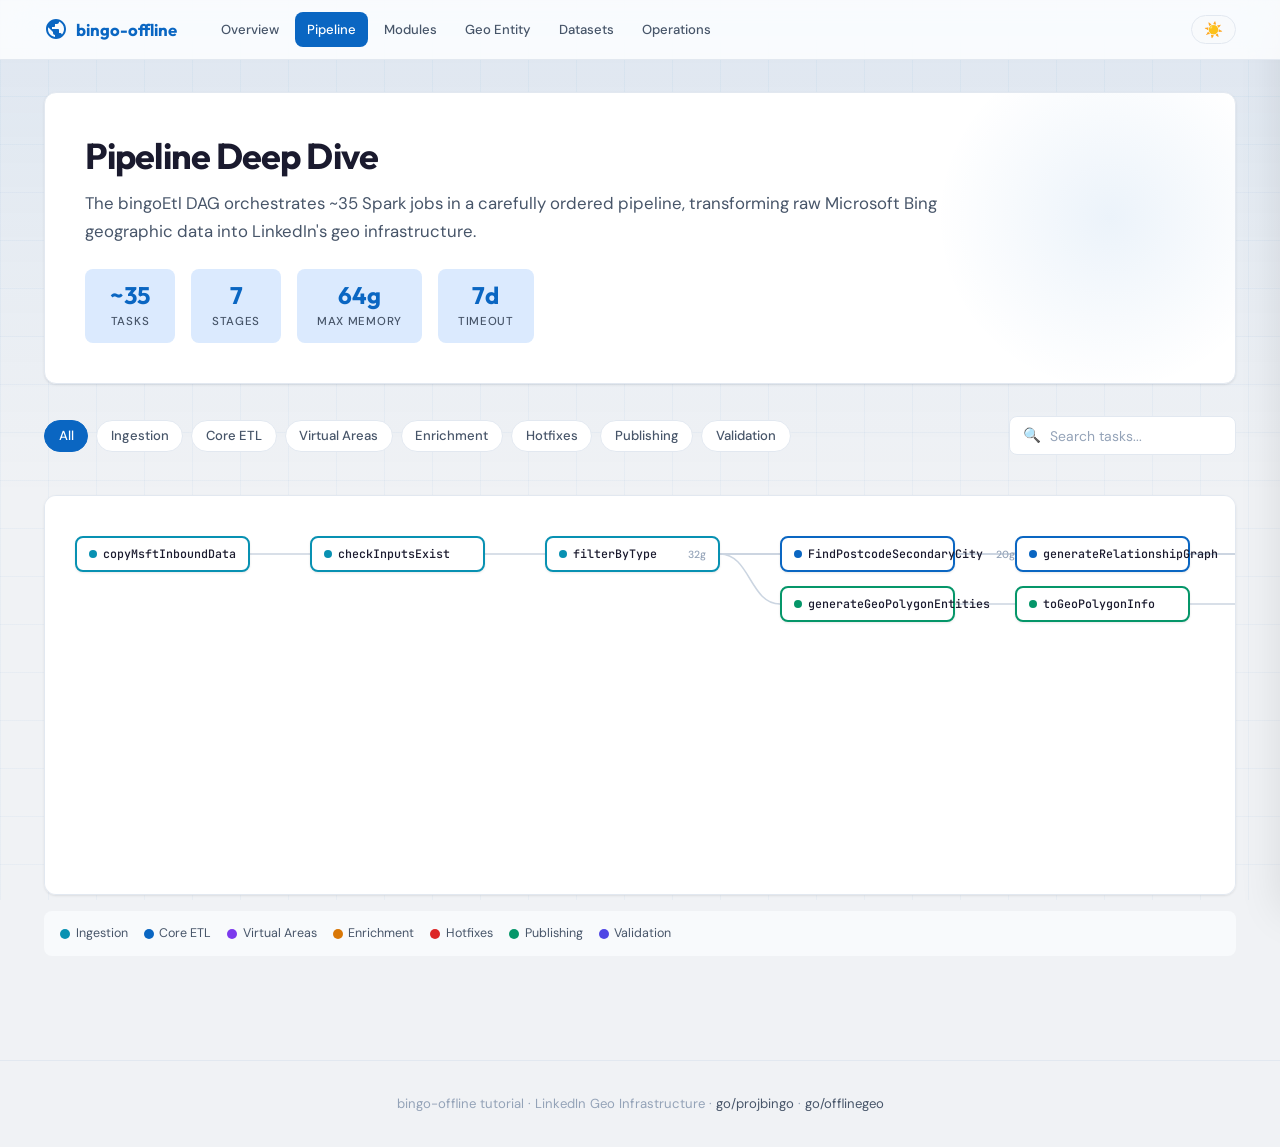
<file: pages/bingo-offline-tutorial/2-pipeline.html>
<!DOCTYPE html>
<html lang="en" data-theme="light">
<head>
  <meta charset="UTF-8">
  <meta name="viewport" content="width=device-width, initial-scale=1.0">
  <title>Pipeline Deep Dive — bingo-offline Tutorial</title>
  <link rel="preconnect" href="https://fonts.googleapis.com">
  <link href="https://fonts.googleapis.com/css2?family=Outfit:wght@300..800&family=DM+Sans:opsz,wght@9..40,300..600&family=JetBrains+Mono:wght@400;500&display=swap" rel="stylesheet">
  <style>
    /* =============================================
       BINGO-OFFLINE TUTORIAL DESIGN SYSTEM
       Theme: Meridian — Cartographic Data Observatory
       ============================================= */

    /* --- Variables --- */
    :root {
      --bg: #f0f2f5;
      --grid-color: rgba(10,102,194,0.035);
      --surface: #ffffff;
      --surface-hover: #f8fafc;
      --text: #1a1a2e;
      --text-sec: #475569;
      --text-muted: #94a3b8;
      --text-inv: #ffffff;
      --primary: #0a66c2;
      --primary-hover: #004182;
      --primary-light: #dbeafe;
      --primary-glow: rgba(10,102,194,0.08);
      --accent: #057642;
      --accent-light: #dcfce7;
      --warn: #d97706;
      --warn-light: #fef3c7;
      --danger: #dc2626;
      --danger-light: #fee2e2;
      --border: #e2e8f0;
      --border-strong: #cbd5e1;
      --shadow: 0 1px 3px rgba(0,0,0,0.06), 0 1px 2px rgba(0,0,0,0.04);
      --shadow-md: 0 4px 12px rgba(0,0,0,0.07);
      --shadow-lg: 0 12px 40px rgba(0,0,0,0.1);
      --radius: 12px;
      --radius-sm: 8px;
      --radius-xs: 4px;
      --nav-h: 60px;
      --max-w: 1240px;
      --font-d: 'Outfit', -apple-system, system-ui, sans-serif;
      --font-b: 'DM Sans', -apple-system, system-ui, sans-serif;
      --font-m: 'JetBrains Mono', 'SF Mono', 'Cascadia Code', monospace;
      --mod-blue: #0a66c2;
      --mod-purple: #7c3aed;
      --mod-amber: #d97706;
      --mod-green: #059669;
      --mod-red: #dc2626;
      --mod-gray: #64748b;
      --mod-teal: #0891b2;
      --mod-indigo: #4f46e5;
    }
    [data-theme="dark"] {
      --bg: #0a101e;
      --grid-color: rgba(88,166,255,0.025);
      --surface: #111827;
      --surface-hover: #1e293b;
      --text: #e2e8f0;
      --text-sec: #94a3b8;
      --text-muted: #475569;
      --text-inv: #0a101e;
      --primary: #58a6ff;
      --primary-hover: #79b8ff;
      --primary-light: #172554;
      --primary-glow: rgba(88,166,255,0.1);
      --accent: #4ade80;
      --accent-light: #052e16;
      --warn: #fbbf24;
      --warn-light: #422006;
      --danger: #f87171;
      --danger-light: #450a0a;
      --border: #1e293b;
      --border-strong: #334155;
      --shadow: 0 1px 3px rgba(0,0,0,0.3);
      --shadow-md: 0 4px 12px rgba(0,0,0,0.4);
      --shadow-lg: 0 12px 40px rgba(0,0,0,0.5);
    }

    /* --- Reset --- */
    *, *::before, *::after { box-sizing: border-box; margin: 0; padding: 0; }
    html { scroll-behavior: smooth; scroll-padding-top: calc(var(--nav-h) + 24px); }
    body {
      font-family: var(--font-b);
      background: var(--bg);
      color: var(--text);
      line-height: 1.65;
      position: relative;
      overflow-x: hidden;
      -webkit-font-smoothing: antialiased;
    }
    /* Map grid overlay */
    body::before {
      content: '';
      position: fixed; inset: 0;
      background:
        linear-gradient(var(--grid-color) 1px, transparent 1px),
        linear-gradient(90deg, var(--grid-color) 1px, transparent 1px);
      background-size: 48px 48px;
      pointer-events: none; z-index: 0;
    }
    /* Ambient top glow */
    body::after {
      content: '';
      position: fixed; top: 0; left: 0; right: 0; height: 500px;
      background: linear-gradient(180deg, var(--primary-glow) 0%, transparent 100%);
      pointer-events: none; z-index: 0;
    }

    /* --- Typography --- */
    h1, h2, h3, h4, h5 { font-family: var(--font-d); line-height: 1.25; color: var(--text); }
    h1 { font-size: 2.25rem; font-weight: 700; letter-spacing: -0.025em; }
    h2 { font-size: 1.6rem; font-weight: 600; letter-spacing: -0.015em; margin-bottom: 1rem; }
    h3 { font-size: 1.15rem; font-weight: 600; }
    h4 { font-size: 0.95rem; font-weight: 600; }
    p { color: var(--text-sec); max-width: 72ch; }
    a { color: var(--primary); text-decoration: none; transition: color 0.2s; }
    a:hover { color: var(--primary-hover); text-decoration: underline; }
    code {
      font-family: var(--font-m); font-size: 0.84em;
      background: var(--primary-light); color: var(--primary);
      padding: 2px 7px; border-radius: var(--radius-xs);
    }
    pre {
      background: var(--surface); border: 1px solid var(--border);
      border-radius: var(--radius-sm); padding: 1rem 1.25rem; overflow-x: auto;
      font-family: var(--font-m); font-size: 0.84rem; line-height: 1.7;
    }
    pre code { background: none; padding: 0; color: var(--text); font-size: 1em; }

    /* --- Layout --- */
    .container { max-width: var(--max-w); margin: 0 auto; padding: 0 1.5rem; position: relative; z-index: 1; }
    .page-content { padding: calc(var(--nav-h) + 2rem) 0 4rem; }
    .grid-2 { display: grid; grid-template-columns: repeat(2, 1fr); gap: 1.25rem; }
    .grid-3 { display: grid; grid-template-columns: repeat(3, 1fr); gap: 1.25rem; }
    .grid-4 { display: grid; grid-template-columns: repeat(4, 1fr); gap: 1rem; }
    @media (max-width: 900px) { .grid-3 { grid-template-columns: repeat(2, 1fr); } }
    @media (max-width: 768px) {
      .grid-2, .grid-3, .grid-4 { grid-template-columns: 1fr; }
      h1 { font-size: 1.75rem; }
      .container { padding: 0 1rem; }
    }

    /* --- Nav --- */
    nav {
      position: fixed; top: 0; left: 0; right: 0; height: var(--nav-h);
      background: rgba(255,255,255,0.82);
      backdrop-filter: blur(16px) saturate(180%);
      -webkit-backdrop-filter: blur(16px) saturate(180%);
      border-bottom: 1px solid var(--border);
      z-index: 100; display: flex; align-items: center;
    }
    [data-theme="dark"] nav { background: rgba(10,16,30,0.82); }
    .nav-inner {
      max-width: var(--max-w); margin: 0 auto; padding: 0 1.5rem;
      width: 100%; display: flex; align-items: center; gap: 0.5rem;
    }
    .nav-brand {
      font-family: var(--font-d); font-weight: 700; font-size: 1.05rem;
      color: var(--primary); margin-right: 1.5rem; white-space: nowrap;
      display: flex; align-items: center; gap: 0.5rem; text-decoration: none;
    }
    .nav-brand:hover { text-decoration: none; color: var(--primary); }
    .nav-brand svg { width: 24px; height: 24px; fill: currentColor; flex-shrink: 0; }
    .nav-links { display: flex; gap: 0.25rem; overflow-x: auto; flex: 1; scrollbar-width: none; }
    .nav-links::-webkit-scrollbar { display: none; }
    .nav-links a {
      padding: 0.4rem 0.75rem; border-radius: var(--radius-sm);
      font-size: 0.82rem; font-weight: 500; white-space: nowrap;
      color: var(--text-sec); transition: all 0.2s; text-decoration: none;
    }
    .nav-links a:hover { background: var(--primary-light); color: var(--primary); text-decoration: none; }
    .nav-links a[aria-current="page"] {
      background: var(--primary); color: var(--text-inv) !important;
    }
    .theme-toggle {
      background: var(--surface-hover); border: 1px solid var(--border);
      border-radius: 20px; cursor: pointer; padding: 6px 12px;
      font-size: 0.95rem; display: flex; align-items: center; gap: 4px;
      transition: all 0.25s; margin-left: auto; flex-shrink: 0; line-height: 1;
    }
    .theme-toggle:hover { border-color: var(--primary); background: var(--primary-light); }
    @media (max-width: 768px) {
      .nav-links a { padding: 0.35rem 0.5rem; font-size: 0.75rem; }
      .nav-brand { font-size: 0.9rem; margin-right: 0.75rem; }
      .nav-brand span { display: none; }
    }

    /* --- Hero --- */
    .hero {
      background: var(--surface); border: 1px solid var(--border);
      border-radius: var(--radius); padding: 2.5rem;
      margin-bottom: 2rem; position: relative; overflow: hidden;
      box-shadow: var(--shadow);
      animation: heroIn 0.6s ease forwards;
    }
    .hero::before {
      content: ''; position: absolute; top: -50px; right: -50px;
      width: 350px; height: 350px;
      background: radial-gradient(circle, var(--primary-glow) 0%, transparent 70%);
      pointer-events: none;
    }
    .hero h1 { margin-bottom: 0.75rem; position: relative; }
    .hero p { font-size: 1.05rem; position: relative; }
    .hero .subtitle { font-size: 0.95rem; color: var(--text-muted); margin-top: 0.25rem; }
    @keyframes heroIn {
      from { opacity: 0; transform: translateY(16px); }
      to { opacity: 1; transform: translateY(0); }
    }

    /* --- Stats Strip --- */
    .stats-strip { display: flex; gap: 1rem; margin-top: 1.5rem; flex-wrap: wrap; position: relative; }
    .stat {
      display: flex; flex-direction: column; align-items: center;
      padding: 0.75rem 1.25rem; background: var(--primary-light);
      border-radius: var(--radius-sm); min-width: 90px;
    }
    .stat-value {
      font-family: var(--font-d); font-size: 1.5rem; font-weight: 700;
      color: var(--primary); line-height: 1.2;
    }
    .stat-label {
      font-size: 0.72rem; color: var(--text-sec); font-weight: 500;
      text-transform: uppercase; letter-spacing: 0.06em; margin-top: 2px;
    }

    /* --- Card --- */
    .card {
      background: var(--surface); border: 1px solid var(--border);
      border-radius: var(--radius); padding: 1.5rem;
      box-shadow: var(--shadow); transition: all 0.25s;
    }
    .card:hover { box-shadow: var(--shadow-md); border-color: var(--border-strong); }
    .card-accent { border-left: 4px solid var(--primary); }
    .card h3 { margin-bottom: 0.5rem; }
    .card p { font-size: 0.9rem; }

    /* --- Section --- */
    .section { margin-bottom: 2.5rem; }
    .section-header {
      display: flex; align-items: center; gap: 0.75rem;
      margin-bottom: 1.25rem; padding-bottom: 0.75rem;
      border-bottom: 2px solid var(--border);
    }
    .section-header h2 { margin-bottom: 0; }
    .section-icon {
      width: 36px; height: 36px; border-radius: var(--radius-sm);
      display: flex; align-items: center; justify-content: center;
      font-size: 1.1rem; flex-shrink: 0;
    }

    /* --- Accordion --- */
    .accordion { border: 1px solid var(--border); border-radius: var(--radius); overflow: hidden; }
    .accordion-item { border-bottom: 1px solid var(--border); }
    .accordion-item:last-child { border-bottom: none; }
    .accordion-trigger {
      width: 100%; padding: 0.85rem 1.25rem; background: var(--surface);
      border: none; cursor: pointer; display: flex; align-items: center;
      justify-content: space-between; font-family: var(--font-b);
      font-size: 0.92rem; font-weight: 500; color: var(--text);
      transition: background 0.2s; text-align: left;
    }
    .accordion-trigger:hover { background: var(--surface-hover); }
    .accordion-trigger .arrow {
      transition: transform 0.3s; font-size: 0.75rem; color: var(--text-muted);
      flex-shrink: 0; margin-left: 0.75rem;
    }
    .accordion-trigger[aria-expanded="true"] .arrow { transform: rotate(90deg); }
    .accordion-content {
      max-height: 0; overflow: hidden; transition: max-height 0.35s ease;
    }
    .accordion-body { padding: 1rem 1.25rem; background: var(--surface-hover); }

    /* --- Table --- */
    .table-wrap {
      overflow-x: auto; border: 1px solid var(--border);
      border-radius: var(--radius); background: var(--surface);
    }
    table { width: 100%; border-collapse: collapse; font-size: 0.87rem; }
    th {
      text-align: left; padding: 0.7rem 1rem;
      background: var(--surface-hover); font-weight: 600;
      font-size: 0.76rem; text-transform: uppercase; letter-spacing: 0.05em;
      color: var(--text-sec); border-bottom: 2px solid var(--border);
      position: sticky; top: 0;
    }
    td { padding: 0.6rem 1rem; border-bottom: 1px solid var(--border); vertical-align: top; }
    tr:last-child td { border-bottom: none; }
    tr:hover td { background: var(--surface-hover); }

    /* --- Badge --- */
    .badge {
      display: inline-flex; padding: 2px 8px; border-radius: 20px;
      font-size: 0.72rem; font-weight: 600; text-transform: uppercase;
      letter-spacing: 0.04em; white-space: nowrap;
    }
    .badge-blue { background: var(--primary-light); color: var(--primary); }
    .badge-green { background: var(--accent-light); color: var(--accent); }
    .badge-amber { background: var(--warn-light); color: var(--warn); }
    .badge-red { background: var(--danger-light); color: var(--danger); }
    .badge-purple { background: #ede9fe; color: #7c3aed; }
    .badge-gray { background: #f1f5f9; color: #64748b; }
    [data-theme="dark"] .badge-purple { background: #2e1065; }
    [data-theme="dark"] .badge-gray { background: #1e293b; }

    /* --- Search --- */
    .search-box { position: relative; max-width: 400px; }
    .search-box input {
      width: 100%; padding: 0.6rem 1rem 0.6rem 2.5rem;
      background: var(--surface); border: 1px solid var(--border);
      border-radius: var(--radius-sm); font-family: var(--font-b);
      font-size: 0.87rem; color: var(--text); outline: none;
      transition: border-color 0.2s, box-shadow 0.2s;
    }
    .search-box input:focus {
      border-color: var(--primary);
      box-shadow: 0 0 0 3px var(--primary-glow);
    }
    .search-box input::placeholder { color: var(--text-muted); }
    .search-icon {
      position: absolute; left: 0.85rem; top: 50%;
      transform: translateY(-50%); color: var(--text-muted);
      font-size: 0.9rem; pointer-events: none;
    }

    /* --- Filter Chips --- */
    .filter-bar { display: flex; gap: 0.5rem; flex-wrap: wrap; margin-bottom: 1.25rem; }
    .chip {
      padding: 0.4rem 0.85rem; border-radius: 20px;
      border: 1px solid var(--border); background: var(--surface);
      font-size: 0.82rem; font-weight: 500; cursor: pointer;
      transition: all 0.2s; color: var(--text-sec); font-family: var(--font-b);
    }
    .chip:hover, .chip.active {
      background: var(--primary); color: var(--text-inv); border-color: var(--primary);
    }

    /* --- Tooltip --- */
    [data-tip] { position: relative; cursor: help; }
    [data-tip]::after {
      content: attr(data-tip);
      visibility: hidden; opacity: 0;
      position: absolute; bottom: calc(100% + 6px); left: 50%;
      transform: translateX(-50%);
      background: var(--text); color: var(--bg); padding: 4px 10px;
      border-radius: var(--radius-xs); font-size: 0.76rem;
      white-space: nowrap; transition: all 0.2s; z-index: 50;
      pointer-events: none;
    }
    [data-tip]:hover::after { visibility: visible; opacity: 1; }

    /* --- SVG Diagram --- */
    .diagram-wrap {
      background: var(--surface); border: 1px solid var(--border);
      border-radius: var(--radius); padding: 1.5rem; overflow-x: auto;
    }
    .diagram-wrap svg { max-width: 100%; height: auto; display: block; }
    .diagram-wrap svg text {
      font-family: var(--font-d); fill: var(--text);
    }

    /* --- Slide-out Panel --- */
    .panel-overlay {
      position: fixed; inset: 0; background: rgba(0,0,0,0.3);
      z-index: 89; opacity: 0; visibility: hidden; transition: all 0.3s;
    }
    .panel-overlay.open { opacity: 1; visibility: visible; }
    .detail-panel {
      position: fixed; top: 0; right: 0; bottom: 0;
      width: 400px; max-width: 90vw; background: var(--surface);
      border-left: 1px solid var(--border); box-shadow: var(--shadow-lg);
      transform: translateX(100%); transition: transform 0.3s ease;
      z-index: 90; overflow-y: auto; padding: calc(var(--nav-h) + 1.5rem) 1.5rem 1.5rem;
    }
    .detail-panel.open { transform: translateX(0); }
    .panel-close {
      position: absolute; top: calc(var(--nav-h) + 0.75rem); right: 1rem;
      background: var(--surface-hover); border: 1px solid var(--border);
      border-radius: 50%; width: 32px; height: 32px; cursor: pointer;
      display: flex; align-items: center; justify-content: center;
      font-size: 1.1rem; color: var(--text-sec); transition: all 0.2s;
    }
    .panel-close:hover { background: var(--danger-light); color: var(--danger); }

    /* --- Quick Links --- */
    .quick-links { display: flex; gap: 0.75rem; flex-wrap: wrap; margin-top: 1.5rem; position: relative; }
    .quick-link {
      display: inline-flex; align-items: center; gap: 0.4rem;
      padding: 0.5rem 1rem; background: var(--surface);
      border: 1px solid var(--border); border-radius: var(--radius-sm);
      font-size: 0.85rem; font-weight: 500; transition: all 0.2s;
    }
    .quick-link:hover {
      border-color: var(--primary); color: var(--primary);
      background: var(--primary-light); text-decoration: none;
    }

    /* --- Flow Strip --- */
    .flow-strip {
      display: flex; align-items: center; gap: 0; overflow-x: auto;
      padding: 1rem 0; scrollbar-width: none;
    }
    .flow-strip::-webkit-scrollbar { display: none; }
    .flow-step {
      padding: 0.45rem 0.9rem; background: var(--primary-light);
      color: var(--primary); font-size: 0.8rem; font-weight: 600;
      white-space: nowrap; border-radius: var(--radius-xs);
    }
    .flow-arrow {
      color: var(--text-muted); padding: 0 0.4rem;
      font-size: 0.85rem; flex-shrink: 0;
    }

    /* --- Sidebar Layout --- */
    .with-sidebar {
      display: grid; grid-template-columns: 220px 1fr; gap: 1.5rem;
    }
    .sidebar {
      position: sticky; top: calc(var(--nav-h) + 1.5rem);
      align-self: start; height: fit-content;
    }
    .sidebar-nav a {
      display: block; padding: 0.5rem 0.75rem; border-radius: var(--radius-sm);
      font-size: 0.87rem; color: var(--text-sec); border-left: 3px solid transparent;
      transition: all 0.2s; text-decoration: none; margin-bottom: 2px;
    }
    .sidebar-nav a:hover { background: var(--surface-hover); color: var(--text); text-decoration: none; }
    .sidebar-nav a.active {
      background: var(--primary-light); color: var(--primary);
      border-left-color: var(--primary); font-weight: 600;
    }
    @media (max-width: 900px) {
      .with-sidebar { grid-template-columns: 1fr; }
      .sidebar {
        position: static; display: flex; gap: 0.5rem; overflow-x: auto;
        padding-bottom: 0.5rem; scrollbar-width: none;
      }
      .sidebar::-webkit-scrollbar { display: none; }
      .sidebar-nav { display: flex; gap: 0.25rem; }
      .sidebar-nav a { white-space: nowrap; border-left: none; border-bottom: 3px solid transparent; margin-bottom: 0; }
      .sidebar-nav a.active { border-bottom-color: var(--primary); border-left-color: transparent; }
    }

    /* --- Animations --- */
    .fade-in {
      opacity: 0; transform: translateY(14px);
      transition: opacity 0.5s ease, transform 0.5s ease;
    }
    .fade-in.visible { opacity: 1; transform: translateY(0); }
    .fade-in:nth-child(2) { transition-delay: 0.05s; }
    .fade-in:nth-child(3) { transition-delay: 0.1s; }
    .fade-in:nth-child(4) { transition-delay: 0.15s; }
    @media (prefers-reduced-motion: reduce) {
      .fade-in { opacity: 1; transform: none; transition: none; }
    }

    /* --- Footer --- */
    footer {
      border-top: 1px solid var(--border); padding: 2rem 0;
      text-align: center; color: var(--text-muted); font-size: 0.82rem;
      position: relative; z-index: 1;
    }
    footer a { color: var(--text-sec); }

    /* --- Utility --- */
    .mt-1 { margin-top: 0.5rem; }
    .mt-2 { margin-top: 1rem; }
    .mt-3 { margin-top: 1.5rem; }
    .mt-4 { margin-top: 2rem; }
    .mb-1 { margin-bottom: 0.5rem; }
    .mb-2 { margin-bottom: 1rem; }
    .mb-3 { margin-bottom: 1.5rem; }
    .flex { display: flex; }
    .flex-wrap { flex-wrap: wrap; }
    .items-center { align-items: center; }
    .gap-sm { gap: 0.5rem; }
    .gap-md { gap: 1rem; }
    .text-sm { font-size: 0.85rem; }
    .text-xs { font-size: 0.78rem; }
    .font-mono { font-family: var(--font-m); }
    .font-display { font-family: var(--font-d); }
    .fw-600 { font-weight: 600; }
    .color-blue { color: var(--mod-blue); }
    .color-purple { color: var(--mod-purple); }
    .color-amber { color: var(--mod-amber); }
    .color-green { color: var(--mod-green); }
    .color-red { color: var(--mod-red); }
    .color-gray { color: var(--mod-gray); }
    .color-teal { color: var(--mod-teal); }
    .color-indigo { color: var(--mod-indigo); }
    .hidden { display: none !important; }
    .sr-only { position: absolute; width: 1px; height: 1px; overflow: hidden; clip: rect(0,0,0,0); }

    /* =============================================
       PAGE-SPECIFIC: Pipeline DAG
       ============================================= */

    .filter-controls {
      display: flex; align-items: center; gap: 1rem; flex-wrap: wrap;
      margin-bottom: 1.5rem;
    }
    .filter-controls .filter-bar { margin-bottom: 0; flex: 1; min-width: 300px; }
    .filter-controls .search-box { min-width: 220px; }

    /* DAG Container */
    .dag-container {
      background: var(--surface); border: 1px solid var(--border);
      border-radius: var(--radius); position: relative;
      overflow: auto; box-shadow: var(--shadow);
      min-height: 400px;
    }
    .dag-canvas {
      position: relative; padding: 2rem;
      min-width: 100%;
    }

    /* DAG Nodes */
    .dag-node {
      position: absolute;
      background: var(--surface);
      border: 2px solid var(--border);
      border-radius: var(--radius-sm);
      padding: 0.5rem 0.75rem;
      cursor: pointer;
      transition: all 0.25s;
      font-size: 0.78rem;
      font-weight: 500;
      white-space: nowrap;
      z-index: 2;
      display: flex;
      align-items: center;
      gap: 0.4rem;
      box-shadow: var(--shadow);
    }
    .dag-node:hover {
      box-shadow: var(--shadow-md);
      transform: translateY(-1px);
      z-index: 3;
    }
    .dag-node.selected {
      box-shadow: 0 0 0 3px var(--primary-glow), var(--shadow-md);
    }
    .dag-node.dimmed {
      opacity: 0.2;
      pointer-events: none;
    }
    .dag-node .node-dot {
      width: 8px; height: 8px; border-radius: 50%; flex-shrink: 0;
    }
    .dag-node .node-label {
      font-family: var(--font-m); font-size: 0.73rem;
    }
    .dag-node .node-mem {
      font-size: 0.65rem; color: var(--text-muted); margin-left: auto; padding-left: 0.4rem;
    }

    /* Stage colors on nodes */
    .dag-node[data-stage="ingestion"] { border-color: var(--mod-teal); }
    .dag-node[data-stage="ingestion"] .node-dot { background: var(--mod-teal); }
    .dag-node[data-stage="core"] { border-color: var(--mod-blue); }
    .dag-node[data-stage="core"] .node-dot { background: var(--mod-blue); }
    .dag-node[data-stage="virtual"] { border-color: var(--mod-purple); }
    .dag-node[data-stage="virtual"] .node-dot { background: var(--mod-purple); }
    .dag-node[data-stage="enrichment"] { border-color: var(--mod-amber); }
    .dag-node[data-stage="enrichment"] .node-dot { background: var(--mod-amber); }
    .dag-node[data-stage="hotfix"] { border-color: var(--mod-red); }
    .dag-node[data-stage="hotfix"] .node-dot { background: var(--mod-red); }
    .dag-node[data-stage="publishing"] { border-color: var(--mod-green); }
    .dag-node[data-stage="publishing"] .node-dot { background: var(--mod-green); }
    .dag-node[data-stage="validation"] { border-color: var(--mod-indigo); }
    .dag-node[data-stage="validation"] .node-dot { background: var(--mod-indigo); }

    /* SVG edges */
    .dag-edges {
      position: absolute; top: 0; left: 0; pointer-events: none; z-index: 1;
    }
    .dag-edges path {
      fill: none; stroke: var(--border-strong); stroke-width: 1.5;
      transition: opacity 0.25s;
    }
    .dag-edges path.dimmed { opacity: 0.1; }
    .dag-edges path.highlighted { stroke: var(--primary); stroke-width: 2; }

    /* Stage legend */
    .stage-legend {
      display: flex; gap: 1rem; flex-wrap: wrap; margin-top: 1rem;
      padding: 0.75rem 1rem; background: var(--surface-hover);
      border-radius: var(--radius-sm); font-size: 0.78rem;
    }
    .legend-item {
      display: flex; align-items: center; gap: 0.35rem; color: var(--text-sec);
    }
    .legend-dot {
      width: 10px; height: 10px; border-radius: 50%;
    }

    /* Detail panel extras */
    .detail-panel h3 { margin-bottom: 1rem; }
    .detail-field { margin-bottom: 0.75rem; }
    .detail-field label {
      display: block; font-size: 0.72rem; font-weight: 600;
      text-transform: uppercase; letter-spacing: 0.05em;
      color: var(--text-muted); margin-bottom: 0.2rem;
    }
    .detail-field .value {
      font-size: 0.87rem; color: var(--text);
    }
    .detail-field code { font-size: 0.78rem; }
    .detail-deps {
      display: flex; flex-wrap: wrap; gap: 0.35rem; margin-top: 0.25rem;
    }
    .detail-deps .dep-chip {
      padding: 2px 8px; border-radius: 12px; font-size: 0.72rem;
      background: var(--primary-light); color: var(--primary); font-weight: 500;
      cursor: pointer; transition: all 0.2s;
    }
    .detail-deps .dep-chip:hover {
      background: var(--primary); color: var(--text-inv);
    }

    /* Chip stage-colored variants */
    .chip[data-stage="ingestion"].active { background: var(--mod-teal); border-color: var(--mod-teal); }
    .chip[data-stage="core"].active { background: var(--mod-blue); border-color: var(--mod-blue); }
    .chip[data-stage="virtual"].active { background: var(--mod-purple); border-color: var(--mod-purple); }
    .chip[data-stage="enrichment"].active { background: var(--mod-amber); border-color: var(--mod-amber); }
    .chip[data-stage="hotfix"].active { background: var(--mod-red); border-color: var(--mod-red); }
    .chip[data-stage="publishing"].active { background: var(--mod-green); border-color: var(--mod-green); }
    .chip[data-stage="validation"].active { background: var(--mod-indigo); border-color: var(--mod-indigo); }
  </style>
</head>
<body>
  <!-- Navigation -->
  <nav>
    <div class="nav-inner">
      <a class="nav-brand" href="1-overview.html">
        <svg viewBox="0 0 24 24"><path d="M12 2C6.48 2 2 6.48 2 12s4.48 10 10 10 10-4.48 10-10S17.52 2 12 2zm-1 17.93c-3.95-.49-7-3.85-7-7.93 0-.62.08-1.21.21-1.79L9 15v1c0 1.1.9 2 2 2v1.93zm6.9-2.54c-.26-.81-1-1.39-1.9-1.39h-1v-3c0-.55-.45-1-1-1H8v-2h2c.55 0 1-.45 1-1V7h2c1.1 0 2-.9 2-2v-.41c2.93 1.19 5 4.06 5 7.41 0 2.08-.8 3.97-2.1 5.39z"/></svg>
        <span>bingo-offline</span>
      </a>
      <div class="nav-links">
        <a href="1-overview.html">Overview</a>
        <a href="2-pipeline.html" aria-current="page">Pipeline</a>
        <a href="3-modules.html">Modules</a>
        <a href="4-geo-entity.html">Geo Entity</a>
        <a href="5-datasets.html">Datasets</a>
        <a href="6-operations.html">Operations</a>
      </div>
      <button class="theme-toggle" onclick="toggleTheme()" title="Toggle dark mode">
        <span class="theme-icon"></span>
      </button>
    </div>
  </nav>

  <!-- Slide-out detail panel -->
  <div class="panel-overlay" id="panelOverlay" onclick="closePanel()"></div>
  <div class="detail-panel" id="detailPanel">
    <button class="panel-close" onclick="closePanel()">&times;</button>
    <div id="panelContent"></div>
  </div>

  <main class="page-content">
    <div class="container">
      <!-- Hero -->
      <div class="hero">
        <h1>Pipeline Deep Dive</h1>
        <p>The bingoEtl DAG orchestrates ~35 Spark jobs in a carefully ordered pipeline, transforming raw Microsoft Bing geographic data into LinkedIn's geo infrastructure.</p>
        <div class="stats-strip">
          <div class="stat">
            <div class="stat-value">~35</div>
            <div class="stat-label">Tasks</div>
          </div>
          <div class="stat">
            <div class="stat-value">7</div>
            <div class="stat-label">Stages</div>
          </div>
          <div class="stat">
            <div class="stat-value">64g</div>
            <div class="stat-label">Max Memory</div>
          </div>
          <div class="stat">
            <div class="stat-value">7d</div>
            <div class="stat-label">Timeout</div>
          </div>
        </div>
      </div>

      <!-- Filter Controls -->
      <div class="section fade-in">
        <div class="filter-controls">
          <div class="filter-bar" id="filterBar">
            <button class="chip active" data-stage="all" onclick="filterByStage('all', this)">All</button>
            <button class="chip" data-stage="ingestion" onclick="filterByStage('ingestion', this)">Ingestion</button>
            <button class="chip" data-stage="core" onclick="filterByStage('core', this)">Core ETL</button>
            <button class="chip" data-stage="virtual" onclick="filterByStage('virtual', this)">Virtual Areas</button>
            <button class="chip" data-stage="enrichment" onclick="filterByStage('enrichment', this)">Enrichment</button>
            <button class="chip" data-stage="hotfix" onclick="filterByStage('hotfix', this)">Hotfixes</button>
            <button class="chip" data-stage="publishing" onclick="filterByStage('publishing', this)">Publishing</button>
            <button class="chip" data-stage="validation" onclick="filterByStage('validation', this)">Validation</button>
          </div>
          <div class="search-box">
            <span class="search-icon">&#x1F50D;</span>
            <input type="text" id="dagSearch" placeholder="Search tasks..." oninput="searchNodes(this.value)">
          </div>
        </div>
      </div>

      <!-- DAG Visualization -->
      <div class="section fade-in">
        <div class="dag-container" id="dagContainer">
          <div class="dag-canvas" id="dagCanvas">
            <svg class="dag-edges" id="dagEdges"></svg>
          </div>
        </div>

        <!-- Legend -->
        <div class="stage-legend">
          <div class="legend-item"><div class="legend-dot" style="background:var(--mod-teal)"></div> Ingestion</div>
          <div class="legend-item"><div class="legend-dot" style="background:var(--mod-blue)"></div> Core ETL</div>
          <div class="legend-item"><div class="legend-dot" style="background:var(--mod-purple)"></div> Virtual Areas</div>
          <div class="legend-item"><div class="legend-dot" style="background:var(--mod-amber)"></div> Enrichment</div>
          <div class="legend-item"><div class="legend-dot" style="background:var(--mod-red)"></div> Hotfixes</div>
          <div class="legend-item"><div class="legend-dot" style="background:var(--mod-green)"></div> Publishing</div>
          <div class="legend-item"><div class="legend-dot" style="background:var(--mod-indigo)"></div> Validation</div>
        </div>
      </div>
    </div>
  </main>

  <!-- Footer -->
  <footer>
    <div class="container">
      bingo-offline tutorial &middot; LinkedIn Geo Infrastructure &middot;
      <a href="http://go/projbingo">go/projbingo</a> &middot;
      <a href="http://go/offlinegeo">go/offlinegeo</a>
    </div>
  </footer>

  <script>
    /* === Dark mode === */
    (function() {
      var saved = localStorage.getItem('bingo-theme');
      if (saved) document.documentElement.setAttribute('data-theme', saved);
      else if (window.matchMedia && window.matchMedia('(prefers-color-scheme: dark)').matches)
        document.documentElement.setAttribute('data-theme', 'dark');
      updateIcon();
    })();
    function toggleTheme() {
      var t = document.documentElement.getAttribute('data-theme') === 'dark' ? 'light' : 'dark';
      document.documentElement.setAttribute('data-theme', t);
      localStorage.setItem('bingo-theme', t);
      updateIcon();
    }
    function updateIcon() {
      var el = document.querySelector('.theme-icon');
      if (el) el.textContent = document.documentElement.getAttribute('data-theme') === 'dark' ? '\uD83C\uDF19' : '\u2600\uFE0F';
    }

    /* === Accordion === */
    document.addEventListener('DOMContentLoaded', function() {
      document.querySelectorAll('.accordion-trigger').forEach(function(btn) {
        btn.addEventListener('click', function() {
          var expanded = btn.getAttribute('aria-expanded') === 'true';
          btn.setAttribute('aria-expanded', String(!expanded));
          var content = btn.nextElementSibling;
          if (expanded) { content.style.maxHeight = '0'; }
          else { content.style.maxHeight = content.scrollHeight + 'px'; }
        });
      });

      /* === Scroll fade-in === */
      var obs = new IntersectionObserver(function(entries) {
        entries.forEach(function(e) {
          if (e.isIntersecting) { e.target.classList.add('visible'); obs.unobserve(e.target); }
        });
      }, { threshold: 0.08, rootMargin: '0px 0px -40px 0px' });
      document.querySelectorAll('.fade-in').forEach(function(el) { obs.observe(el); });
    });

    /* =============================================
       PIPELINE DAG DATA & RENDERING
       ============================================= */

    var TASKS = [
      // --- Ingestion ---
      { id: 'copyMsftInboundDataFromWar', label: 'copyMsftInboundData', jobClass: 'shell (holdem only)', stage: 'ingestion', memory: null, inputs: ['WAR HDFS inbound'], outputs: ['HDFS raw Bing data'], deps: [], desc: 'Copies raw Microsoft Bing geographic data from WAR (Web Archive Repository) to HDFS. Only runs in holdem environment.' },
      { id: 'checkInputsExist', label: 'checkInputsExist', jobClass: 'shell', stage: 'ingestion', memory: null, inputs: ['HDFS raw Bing data'], outputs: ['validated input paths'], deps: ['copyMsftInboundDataFromWar'], desc: 'Validates that all required input datasets exist on HDFS before proceeding with the pipeline.' },
      { id: 'filterByType', label: 'filterByType', jobClass: 'com.linkedin.geo.FilterEntities', stage: 'ingestion', memory: '32g', inputs: ['raw Bing entities'], outputs: ['filtered entities by type'], deps: ['checkInputsExist'], desc: 'Filters raw Bing entities by geographic type (cities, states, countries, etc.), removing unsupported or invalid entity types.' },

      // --- Core ETL ---
      { id: 'FindPostcodeSecondaryCity', label: 'FindPostcodeSecondaryCity', jobClass: 'com.linkedin.geo.FindPostcodeSecondaryCity', stage: 'core', memory: '20g', inputs: ['filtered entities'], outputs: ['postcode-city mappings'], deps: ['filterByType'], desc: 'Identifies secondary city associations for postcodes, mapping postal codes to their containing cities.' },
      { id: 'generateRelationshipGraph', label: 'generateRelationshipGraph', jobClass: 'com.linkedin.geo.GenerateRelationshipGraph', stage: 'core', memory: null, inputs: ['postcode-city mappings'], outputs: ['entity relationship graph'], deps: ['FindPostcodeSecondaryCity'], desc: 'Builds the geographic relationship graph defining parent-child and containment relationships between entities.' },
      { id: 'generateGeoEntities', label: 'generateGeoEntities', jobClass: 'com.linkedin.geo.GenerateGeoEntities', stage: 'core', memory: '64g', inputs: ['filtered entities', 'relationship graph'], outputs: ['GeoEntity records'], deps: ['filterByType', 'generateRelationshipGraph'], desc: 'Core transformation step: converts filtered Bing entities into LinkedIn GeoEntity format with all base attributes.' },
      { id: 'populateLid', label: 'populateLid', jobClass: 'com.linkedin.geo.PopulateLid', stage: 'core', memory: null, inputs: ['GeoEntity records'], outputs: ['entities with LinkedIn IDs'], deps: ['generateGeoEntities'], desc: 'Assigns stable LinkedIn IDs (LIDs) to geo entities, maintaining ID continuity across data refreshes.' },
      { id: 'populateAdminChainLid', label: 'populateAdminChainLid', jobClass: 'com.linkedin.geo.PopulateAdminChainLid', stage: 'core', memory: null, inputs: ['GeoEntity records'], outputs: ['entities with admin chain LIDs'], deps: ['generateGeoEntities'], desc: 'Populates LinkedIn IDs for all entities in each entity\'s administrative chain (city -> state -> country).' },
      { id: 'populateRelationshipGraphLid', label: 'populateRelationshipGraphLid', jobClass: 'com.linkedin.geo.PopulateRelationshipGraphLid', stage: 'core', memory: null, inputs: ['GeoEntity records'], outputs: ['relationship graph with LIDs'], deps: ['generateGeoEntities'], desc: 'Updates the relationship graph with LinkedIn IDs, replacing Bing IDs with stable LIDs.' },
      { id: 'populateAdminChainNames', label: 'populateAdminChainNames', jobClass: 'com.linkedin.geo.PopulateAdminChainNames', stage: 'core', memory: null, inputs: ['entities with LIDs'], outputs: ['entities with admin chain names'], deps: ['populateLid'], desc: 'Resolves and populates human-readable names for each entity\'s admin chain (e.g., "San Francisco, California, United States").' },
      { id: 'generateRelatedEntitiesLid', label: 'generateRelatedEntitiesLid', jobClass: 'com.linkedin.geo.GenerateRelatedEntitiesLid', stage: 'core', memory: null, inputs: ['relationship graph with LIDs'], outputs: ['related entities with LIDs'], deps: ['populateRelationshipGraphLid'], desc: 'Generates related entity lists using LinkedIn IDs from the relationship graph.' },
      { id: 'toGeoEntity', label: 'toGeoEntity', jobClass: 'com.linkedin.geo.ToGeoEntity', stage: 'core', memory: null, inputs: ['admin chain names', 'admin chain LIDs', 'related entities'], outputs: ['complete GeoEntity Avro'], deps: ['populateAdminChainNames', 'populateAdminChainLid', 'generateRelatedEntitiesLid'], desc: 'Merges all enriched attributes into the final GeoEntity Avro schema, producing complete entity records.' },
      { id: 'TagPostcodeCountries', label: 'TagPostcodeCountries', jobClass: 'com.linkedin.geo.TagPostcodeCountries', stage: 'core', memory: null, inputs: ['complete GeoEntity Avro'], outputs: ['entities with postcode country tags'], deps: ['toGeoEntity'], desc: 'Tags entities with postcode-level country information for accurate geographic classification.' },
      { id: 'tagGDPRCountries', label: 'tagGDPRCountries', jobClass: 'com.linkedin.geo.PopulateGeoTags', stage: 'core', memory: null, inputs: ['entities with postcode country tags'], outputs: ['entities with GDPR tags'], deps: ['TagPostcodeCountries'], desc: 'Applies GDPR-relevant country tags to entities for regulatory compliance in data handling.' },
      { id: 'appendPurgedEntities', label: 'appendPurgedEntities', jobClass: 'com.linkedin.geo.AppendPurgedEntities', stage: 'core', memory: null, inputs: ['entities with GDPR tags'], outputs: ['entities with purged data appended'], deps: ['tagGDPRCountries'], desc: 'Appends previously purged entity records back into the dataset to maintain ID stability and backward compatibility.' },
      { id: 'appendPurgedRelation', label: 'appendPurgedRelation', jobClass: 'com.linkedin.geo.AppendPurgedRelationship', stage: 'core', memory: null, inputs: ['relationship graph with LIDs'], outputs: ['relationships with purged data'], deps: ['populateRelationshipGraphLid'], desc: 'Appends purged relationship records back into the relationship graph.' },

      // --- Virtual Areas ---
      { id: 'partialExcludeCountriesFlow', label: 'partialExcludeCountriesFlow', jobClass: 'com.linkedin.geo.MergeDataByCountry', stage: 'virtual', memory: null, inputs: ['entities with purged data', 'relationships with purged data'], outputs: ['country-merged entities'], deps: ['appendPurgedEntities', 'appendPurgedRelation'], desc: 'Merges entity and relationship data by country, applying partial country exclusion rules for virtual area generation.' },
      { id: 'generateMarketAreas', label: 'generateMarketAreas', jobClass: 'com.linkedin.geo.GenerateMarketAreas', stage: 'virtual', memory: '32g', inputs: ['country-merged entities'], outputs: ['market area entities'], deps: ['partialExcludeCountriesFlow'], desc: 'Generates virtual market area entities (e.g., "Greater San Francisco Bay Area") from configuration and geographic data.' },
      { id: 'generateTargetAreas', label: 'generateTargetAreas', jobClass: 'com.linkedin.geo.GenerateTargetAreas', stage: 'virtual', memory: '32g', inputs: ['country-merged entities'], outputs: ['target area entities'], deps: ['partialExcludeCountriesFlow'], desc: 'Generates virtual target area entities used for LinkedIn ad targeting and content relevance.' },
      { id: 'mergeGeoEntities', label: 'mergeGeoEntities', jobClass: 'com.linkedin.geo.MergeGeoEntityAvro', stage: 'virtual', memory: null, inputs: ['market areas', 'target areas', 'base entities'], outputs: ['merged entity dataset'], deps: ['generateMarketAreas', 'generateTargetAreas'], desc: 'Merges generated virtual area entities with the base entity dataset into a unified Avro output.' },
      { id: 'mergeRelationshipGraph', label: 'mergeRelationshipGraph', jobClass: 'com.linkedin.geo.MergeGeoRelationshipAvro', stage: 'virtual', memory: null, inputs: ['virtual area relationships', 'base relationships'], outputs: ['merged relationship graph'], deps: ['generateMarketAreas', 'generateTargetAreas'], desc: 'Merges virtual area relationships with the base relationship graph.' },
      { id: 'appendPurgedMarketAreas', label: 'appendPurgedMarketAreas', jobClass: 'com.linkedin.geo.AppendPurgedEntities', stage: 'virtual', memory: null, inputs: ['merged entity dataset'], outputs: ['entities with purged market areas'], deps: ['mergeGeoEntities'], desc: 'Appends purged market area entities to maintain continuity.' },
      { id: 'appendPurgedMarketAreaRelation', label: 'appendPurgedMktAreaRel', jobClass: 'com.linkedin.geo.AppendPurgedRelationship', stage: 'virtual', memory: null, inputs: ['merged relationship graph'], outputs: ['relationships with purged market areas'], deps: ['mergeRelationshipGraph'], desc: 'Appends purged market area relationships to the merged graph.' },

      // --- Enrichment ---
      { id: 'generateOverlaps', label: 'generateOverlaps', jobClass: 'com.linkedin.geo.GenerateOverlaps', stage: 'enrichment', memory: null, inputs: ['virtual area entities'], outputs: ['overlap data'], deps: ['appendPurgedMarketAreas', 'appendPurgedMarketAreaRelation'], desc: 'Computes geographic overlaps between entities — which areas overlap with which other areas.' },
      { id: 'generateSpecialCountryRegions', label: 'generateSpecialCountryRegions', jobClass: 'com.linkedin.geo.GenerateSpecialCountryRegions', stage: 'enrichment', memory: null, inputs: ['overlap data'], outputs: ['special region data'], deps: ['generateOverlaps'], desc: 'Generates special country-level regional groupings (e.g., EU, APAC, EMEA).' },
      { id: 'generateCountryClusters', label: 'generateCountryClusters', jobClass: 'com.linkedin.geo.GenerateCountryClusters', stage: 'enrichment', memory: null, inputs: ['special region data'], outputs: ['country cluster data'], deps: ['generateSpecialCountryRegions'], desc: 'Creates country cluster groupings for regional analytics and targeting.' },
      { id: 'populateTimeZoneId', label: 'populateTimeZoneId', jobClass: 'com.linkedin.geo.PopulateTimeZoneId', stage: 'enrichment', memory: '16g', inputs: ['filtered entities', 'country clusters'], outputs: ['entities with timezone IDs'], deps: ['filterByType', 'generateCountryClusters'], desc: 'Populates timezone identifiers for all geographic entities using spatial lookups.' },
      { id: 'mergeGeoEntityWithTimeZoneId', label: 'mergeGeoEntityWithTZ', jobClass: 'com.linkedin.geo.MergeGeoEntityWithTimeZoneId', stage: 'enrichment', memory: null, inputs: ['entities with timezone IDs'], outputs: ['TZ-enriched entities'], deps: ['populateTimeZoneId'], desc: 'Merges timezone-enriched data back into the main entity dataset.' },
      { id: 'customizedDataPurge', label: 'customizedDataPurge', jobClass: 'com.linkedin.geo.CustomizedDataPurge', stage: 'enrichment', memory: null, inputs: ['TZ-enriched entities'], outputs: ['purge-applied entities'], deps: ['mergeGeoEntityWithTimeZoneId'], desc: 'Applies customized data purge rules, removing entities or attributes based on business requirements.' },

      // --- Hotfixes ---
      { id: 'relationshipHotfix', label: 'relationshipHotfix', jobClass: 'com.linkedin.geo.RelationshipHotfix', stage: 'hotfix', memory: null, inputs: ['purge-applied entities'], outputs: ['relationship-fixed entities'], deps: ['customizedDataPurge'], desc: 'Applies manual hotfixes to entity relationships, correcting known data quality issues from the source.' },
      { id: 'translationCorrection', label: 'translationCorrection', jobClass: 'com.linkedin.geo.TranslationCorrection', stage: 'hotfix', memory: null, inputs: ['relationship-fixed entities'], outputs: ['translation-corrected entities'], deps: ['relationshipHotfix'], desc: 'Corrects translation errors in entity names across locales, applying curated fixes.' },
      { id: 'entityNameHotfix', label: 'entityNameHotfix', jobClass: 'com.linkedin.geo.EntityNameHotfix', stage: 'hotfix', memory: null, inputs: ['translation-corrected entities'], outputs: ['name-fixed entities'], deps: ['translationCorrection'], desc: 'Applies manual name corrections (spelling, formatting, preferred names) to specific entities.' },
      { id: 'cleanUpWorkflow', label: 'cleanUpWorkflow', jobClass: 'shell', stage: 'hotfix', memory: null, inputs: ['name-fixed entities', 'country clusters'], outputs: ['cleaned entities'], deps: ['entityNameHotfix', 'generateCountryClusters'], desc: 'Shell-based cleanup workflow that finalizes entity data before publishing steps.' },

      // --- Publishing ---
      { id: 'toProperties', label: 'toProperties', jobClass: 'com.linkedin.geo.ToProperties', stage: 'publishing', memory: null, inputs: ['cleaned entities'], outputs: ['entity properties'], deps: ['cleanUpWorkflow'], desc: 'Extracts entity properties into a flattened format for downstream consumption.' },
      { id: 'generateStylizedName', label: 'generateStylizedName', jobClass: '24 locale jobs + merge', stage: 'publishing', memory: null, inputs: ['entity properties'], outputs: ['stylized names (all locales)'], deps: ['toProperties'], desc: 'Generates stylized display names across 24 locales, merging locale-specific formatting rules.' },
      { id: 'toEntityTypes', label: 'toEntityTypes', jobClass: 'com.linkedin.geo.ToEntityTypes', stage: 'publishing', memory: null, inputs: ['cleaned entities'], outputs: ['entity type mappings'], deps: ['cleanUpWorkflow'], desc: 'Produces entity type classification data for type-based filtering and display.' },
      { id: 'generateAdminChainBasedRelationships', label: 'generateAdminChainRels', jobClass: 'com.linkedin.geo.GenerateAdminChainBasedRelationship', stage: 'publishing', memory: '64g', inputs: ['cleaned entities'], outputs: ['admin-chain relationships'], deps: ['cleanUpWorkflow'], desc: 'Generates admin-chain-based relationships: parent admin regions, sibling regions, related entities.' },
      { id: 'generateRuleBasedCityList', label: 'generateRuleBasedCityList', jobClass: 'com.linkedin.geo.GenerateRuleBasedCityList', stage: 'publishing', memory: '32g', inputs: ['admin-chain relationships'], outputs: ['rule-based city list'], deps: ['generateAdminChainBasedRelationships'], desc: 'Generates city lists based on administrative chain rules for city-level targeting.' },
      { id: 'GenerateGeoPolygonEntitiesBid', label: 'GenerateGeoPolygonBid', jobClass: 'com.linkedin.geo.GenerateGeoPolygonEntities', stage: 'publishing', memory: null, inputs: ['admin-chain relationships'], outputs: ['polygon entities (Bid)'], deps: ['generateAdminChainBasedRelationships'], desc: 'Generates polygon-based entity records from admin chain data for spatial operations.' },
      { id: 'FilterByOverlap', label: 'FilterByOverlap', jobClass: 'com.linkedin.geo.FilterByOverlap', stage: 'publishing', memory: '32g', inputs: ['polygon entities'], outputs: ['overlap-filtered polygons'], deps: ['GenerateGeoPolygonEntitiesBid'], desc: 'Filters polygon entities by overlap criteria, removing redundant or conflicting boundaries.' },
      { id: 'ToSecondaryRelationship', label: 'ToSecondaryRelationship', jobClass: 'com.linkedin.geo.ToSecondaryRelationship', stage: 'publishing', memory: '64g', inputs: ['overlap-filtered polygons'], outputs: ['secondary relationships'], deps: ['FilterByOverlap'], desc: 'Generates secondary (non-admin-chain) relationships between entities based on polygon overlaps.' },
      { id: 'EvaluatePostcodeCityRelationship', label: 'EvalPostcodeCityRel', jobClass: 'com.linkedin.geo.EvaluatePostcodeCityRelationship', stage: 'publishing', memory: null, inputs: ['secondary relationships'], outputs: ['evaluated postcode-city rels'], deps: ['ToSecondaryRelationship'], desc: 'Evaluates and validates postcode-to-city relationships for accuracy.' },
      { id: 'generateFinalCityListFlow', label: 'generateFinalCityListFlow', jobClass: 'GenerateFinalCityList + TagCityEntities', stage: 'publishing', memory: null, inputs: ['rule-based city list', 'stylized names'], outputs: ['final city list'], deps: ['generateRuleBasedCityList', 'generateStylizedName'], desc: 'Generates the final city list by combining rule-based lists with stylized names, then tags city entities.' },
      { id: 'generateStandardizedBingGeo', label: 'generateStdBingGeo', jobClass: 'com.linkedin.geo.GenerateStandardizedBingGeo', stage: 'publishing', memory: '32g', inputs: ['final city list'], outputs: ['standardized Bing geo data'], deps: ['generateFinalCityListFlow'], desc: 'Produces the final standardized Bing geo dataset used by downstream LinkedIn services.' },
      { id: 'appendPurgedStandardizedBingGeo', label: 'appendPurgedStdBingGeo', jobClass: 'com.linkedin.geo.AppendPurgedEntities', stage: 'publishing', memory: null, inputs: ['standardized Bing geo data'], outputs: ['standardized data + purged'], deps: ['generateStandardizedBingGeo'], desc: 'Appends purged entity records to the standardized output for backward compatibility.' },
      { id: 'generateDatapackForRestli', label: 'generateDatapackForRestli', jobClass: 'com.linkedin.geo.GenerateDataPack', stage: 'publishing', memory: '16g', inputs: ['admin-chain relationships'], outputs: ['Rest.li datapack'], deps: ['generateAdminChainBasedRelationships'], desc: 'Generates a datapack formatted for Rest.li service consumption.' },
      { id: 'extractNewlyPurgedIds', label: 'extractNewlyPurgedIds', jobClass: 'shell', stage: 'publishing', memory: null, inputs: ['cleaned entities'], outputs: ['newly purged entity IDs'], deps: ['cleanUpWorkflow'], desc: 'Extracts IDs of entities newly purged in this data refresh cycle.' },
      { id: 'enrichNewlyPurgedIds', label: 'enrichNewlyPurgedIds', jobClass: 'com.linkedin.geo.EnrichNewlyPurgedIds', stage: 'publishing', memory: null, inputs: ['newly purged IDs'], outputs: ['enriched purged entity data'], deps: ['extractNewlyPurgedIds'], desc: 'Enriches newly purged entity IDs with details, polygons, and child information.' },
      { id: 'generateRemapCandidates', label: 'generateRemapCandidates', jobClass: 'com.linkedin.geo.GenerateRemapCandidates', stage: 'publishing', memory: null, inputs: ['enriched purged data', 'polygon info'], outputs: ['remap candidate pairs'], deps: ['enrichNewlyPurgedIds', 'toGeoPolygonInfo'], desc: 'Generates remap candidates for purged entities to map old IDs to replacement entities.' },

      // --- Polygon ETL (parallel sub-pipeline) ---
      { id: 'generateGeoPolygonEntities', label: 'generateGeoPolygonEntities', jobClass: 'com.linkedin.geo.GenerateGeoPolygonEntities', stage: 'publishing', memory: null, inputs: ['filtered entities'], outputs: ['polygon entities'], deps: ['filterByType'], desc: 'Generates geographic polygon entity records from filtered Bing entity data (parallel sub-pipeline).' },
      { id: 'toGeoPolygonInfo', label: 'toGeoPolygonInfo', jobClass: 'com.linkedin.geo.ToGeoPolygonInfo', stage: 'publishing', memory: null, inputs: ['polygon entities'], outputs: ['polygon info records'], deps: ['generateGeoPolygonEntities'], desc: 'Converts polygon entities into GeoPolygonInfo format for spatial operations and remap candidate generation.' },

      // --- Validation ---
      { id: 'validate', label: 'validate', jobClass: 'com.linkedin.geo.GenerateValidationReports', stage: 'validation', memory: '16g', inputs: ['stylized names', 'datapack', 'standardized data', 'entity types', 'postcode-city rels', 'remap candidates'], outputs: ['validation reports'], deps: ['generateStylizedName', 'generateDatapackForRestli', 'appendPurgedStandardizedBingGeo', 'toEntityTypes', 'EvaluatePostcodeCityRelationship', 'generateRemapCandidates'], desc: 'Generates comprehensive validation reports comparing current output against previous version, checking entity counts, name quality, relationship integrity, and data completeness.' }
    ];

    /* === Layout Configuration === */
    var STAGE_ORDER = ['ingestion', 'core', 'virtual', 'enrichment', 'hotfix', 'publishing', 'validation'];
    var STAGE_COLORS = {
      ingestion: 'var(--mod-teal)', core: 'var(--mod-blue)', virtual: 'var(--mod-purple)',
      enrichment: 'var(--mod-amber)', hotfix: 'var(--mod-red)', publishing: 'var(--mod-green)',
      validation: 'var(--mod-indigo)'
    };
    var STAGE_LABELS = {
      ingestion: 'Ingestion', core: 'Core ETL', virtual: 'Virtual Areas',
      enrichment: 'Enrichment', hotfix: 'Hotfixes', publishing: 'Publishing',
      validation: 'Validation'
    };

    var NODE_W = 175;
    var NODE_H = 36;
    var COL_GAP = 60;
    var ROW_GAP = 14;
    var PADDING_TOP = 40;
    var PADDING_LEFT = 30;

    /* Build lookup */
    var taskMap = {};
    TASKS.forEach(function(t) { taskMap[t.id] = t; });

    /* Topological sort to assign columns (longest path from root) */
    function computeDepth(taskId, memo) {
      if (memo[taskId] !== undefined) return memo[taskId];
      var t = taskMap[taskId];
      if (!t || t.deps.length === 0) { memo[taskId] = 0; return 0; }
      var maxParent = 0;
      t.deps.forEach(function(d) {
        if (taskMap[d]) {
          var pd = computeDepth(d, memo);
          if (pd + 1 > maxParent) maxParent = pd + 1;
        }
      });
      memo[taskId] = maxParent;
      return maxParent;
    }

    var depthMemo = {};
    TASKS.forEach(function(t) { computeDepth(t.id, depthMemo); });

    /* Group tasks by column (depth) */
    var columns = {};
    var maxCol = 0;
    TASKS.forEach(function(t) {
      var col = depthMemo[t.id];
      if (col > maxCol) maxCol = col;
      if (!columns[col]) columns[col] = [];
      columns[col].push(t);
    });

    /* Sort within each column by stage order, then alphabetically */
    Object.keys(columns).forEach(function(col) {
      columns[col].sort(function(a, b) {
        var sa = STAGE_ORDER.indexOf(a.stage), sb = STAGE_ORDER.indexOf(b.stage);
        if (sa !== sb) return sa - sb;
        return a.label.localeCompare(b.label);
      });
    });

    /* Assign positions */
    var positions = {};
    for (var c = 0; c <= maxCol; c++) {
      var col = columns[c] || [];
      var x = PADDING_LEFT + c * (NODE_W + COL_GAP);
      col.forEach(function(t, i) {
        var y = PADDING_TOP + i * (NODE_H + ROW_GAP);
        positions[t.id] = { x: x, y: y };
      });
    }

    /* Canvas size */
    var canvasW = PADDING_LEFT + (maxCol + 1) * (NODE_W + COL_GAP) + 40;
    var canvasH = PADDING_TOP;
    for (var c2 = 0; c2 <= maxCol; c2++) {
      var colLen = (columns[c2] || []).length;
      var colH = PADDING_TOP + colLen * (NODE_H + ROW_GAP) + 40;
      if (colH > canvasH) canvasH = colH;
    }

    /* Render DAG */
    function renderDAG() {
      var canvas = document.getElementById('dagCanvas');
      var edgesSvg = document.getElementById('dagEdges');

      canvas.style.width = canvasW + 'px';
      canvas.style.height = canvasH + 'px';
      edgesSvg.setAttribute('width', canvasW);
      edgesSvg.setAttribute('height', canvasH);

      /* Render nodes */
      TASKS.forEach(function(t) {
        var pos = positions[t.id];
        var node = document.createElement('div');
        node.className = 'dag-node';
        node.setAttribute('data-stage', t.stage);
        node.setAttribute('data-id', t.id);
        node.style.left = pos.x + 'px';
        node.style.top = pos.y + 'px';
        node.style.width = NODE_W + 'px';
        node.style.height = NODE_H + 'px';
        node.innerHTML = '<span class="node-dot"></span>' +
          '<span class="node-label">' + t.label + '</span>' +
          (t.memory ? '<span class="node-mem">' + t.memory + '</span>' : '');
        node.onclick = function() { showDetail(t.id); };
        canvas.appendChild(node);
      });

      /* Render edges */
      var pathsHtml = '';
      TASKS.forEach(function(t) {
        t.deps.forEach(function(depId) {
          if (!positions[depId]) return;
          var from = positions[depId];
          var to = positions[t.id];
          var x1 = from.x + NODE_W;
          var y1 = from.y + NODE_H / 2;
          var x2 = to.x;
          var y2 = to.y + NODE_H / 2;
          var mx = x1 + (x2 - x1) * 0.5;
          pathsHtml += '<path data-from="' + depId + '" data-to="' + t.id +
            '" d="M' + x1 + ',' + y1 + ' C' + mx + ',' + y1 + ' ' + mx + ',' + y2 + ' ' + x2 + ',' + y2 + '"/>';
        });
      });
      edgesSvg.innerHTML = pathsHtml;
    }

    /* Detail panel */
    function showDetail(taskId) {
      var t = taskMap[taskId];
      if (!t) return;

      /* Highlight selected node */
      document.querySelectorAll('.dag-node').forEach(function(n) { n.classList.remove('selected'); });
      var sel = document.querySelector('.dag-node[data-id="' + taskId + '"]');
      if (sel) sel.classList.add('selected');

      var depsList = t.deps.map(function(d) {
        var dt = taskMap[d];
        return '<span class="dep-chip" onclick="showDetail(\'' + d + '\')">' + (dt ? dt.label : d) + '</span>';
      }).join('');

      /* Find dependents */
      var dependents = TASKS.filter(function(ot) {
        return ot.deps.indexOf(taskId) !== -1;
      }).map(function(ot) {
        return '<span class="dep-chip" onclick="showDetail(\'' + ot.id + '\')">' + ot.label + '</span>';
      }).join('');

      var html = '<h3>' + t.label + '</h3>' +
        '<div class="detail-field"><label>Stage</label><div class="value"><span class="badge badge-' + stageBadge(t.stage) + '">' + STAGE_LABELS[t.stage] + '</span></div></div>' +
        '<div class="detail-field"><label>Job Class</label><div class="value"><code>' + t.jobClass + '</code></div></div>' +
        (t.memory ? '<div class="detail-field"><label>Memory</label><div class="value"><code>' + t.memory + '</code></div></div>' : '') +
        '<div class="detail-field"><label>Description</label><div class="value" style="color:var(--text-sec);font-size:0.85rem;">' + t.desc + '</div></div>' +
        '<div class="detail-field"><label>Inputs</label><div class="value">' + t.inputs.map(function(i) { return '<code>' + i + '</code>'; }).join(' ') + '</div></div>' +
        '<div class="detail-field"><label>Outputs</label><div class="value">' + t.outputs.map(function(o) { return '<code>' + o + '</code>'; }).join(' ') + '</div></div>' +
        (depsList ? '<div class="detail-field"><label>Depends On</label><div class="detail-deps">' + depsList + '</div></div>' : '<div class="detail-field"><label>Depends On</label><div class="value" style="color:var(--text-muted)">None (root task)</div></div>') +
        (dependents ? '<div class="detail-field"><label>Dependents</label><div class="detail-deps">' + dependents + '</div></div>' : '');

      document.getElementById('panelContent').innerHTML = html;
      document.getElementById('detailPanel').classList.add('open');
      document.getElementById('panelOverlay').classList.add('open');
    }

    function stageBadge(stage) {
      var map = { ingestion: 'gray', core: 'blue', virtual: 'purple', enrichment: 'amber', hotfix: 'red', publishing: 'green', validation: 'purple' };
      return map[stage] || 'gray';
    }

    function closePanel() {
      document.getElementById('detailPanel').classList.remove('open');
      document.getElementById('panelOverlay').classList.remove('open');
      document.querySelectorAll('.dag-node').forEach(function(n) { n.classList.remove('selected'); });
    }

    /* Filter by stage */
    var currentStage = 'all';
    function filterByStage(stage, btn) {
      currentStage = stage;
      document.querySelectorAll('#filterBar .chip').forEach(function(c) { c.classList.remove('active'); });
      btn.classList.add('active');
      applyFilters();
    }

    /* Search */
    function searchNodes(query) {
      applyFilters(query);
    }

    function applyFilters(searchQuery) {
      var q = searchQuery !== undefined ? searchQuery : (document.getElementById('dagSearch').value || '');
      q = q.toLowerCase().trim();

      document.querySelectorAll('.dag-node').forEach(function(node) {
        var id = node.getAttribute('data-id');
        var stage = node.getAttribute('data-stage');
        var t = taskMap[id];
        var stageMatch = currentStage === 'all' || stage === currentStage;
        var searchMatch = !q || id.toLowerCase().indexOf(q) !== -1 ||
          (t && t.label.toLowerCase().indexOf(q) !== -1) ||
          (t && t.jobClass.toLowerCase().indexOf(q) !== -1);

        if (stageMatch && searchMatch) {
          node.classList.remove('dimmed');
        } else {
          node.classList.add('dimmed');
        }
      });

      document.querySelectorAll('.dag-edges path').forEach(function(path) {
        var from = path.getAttribute('data-from');
        var to = path.getAttribute('data-to');
        var fromNode = document.querySelector('.dag-node[data-id="' + from + '"]');
        var toNode = document.querySelector('.dag-node[data-id="' + to + '"]');
        if (fromNode && toNode && !fromNode.classList.contains('dimmed') && !toNode.classList.contains('dimmed')) {
          path.classList.remove('dimmed');
          path.classList.add('highlighted');
        } else {
          path.classList.add('dimmed');
          path.classList.remove('highlighted');
        }
      });

      /* If "all" and no search, remove all highlights */
      if (currentStage === 'all' && !q) {
        document.querySelectorAll('.dag-edges path').forEach(function(p) {
          p.classList.remove('dimmed');
          p.classList.remove('highlighted');
        });
      }
    }

    /* Keyboard shortcut: Escape to close panel */
    document.addEventListener('keydown', function(e) {
      if (e.key === 'Escape') closePanel();
    });

    /* Initialize */
    document.addEventListener('DOMContentLoaded', function() {
      renderDAG();
    });
  </script>
</body>
</html>
</file>
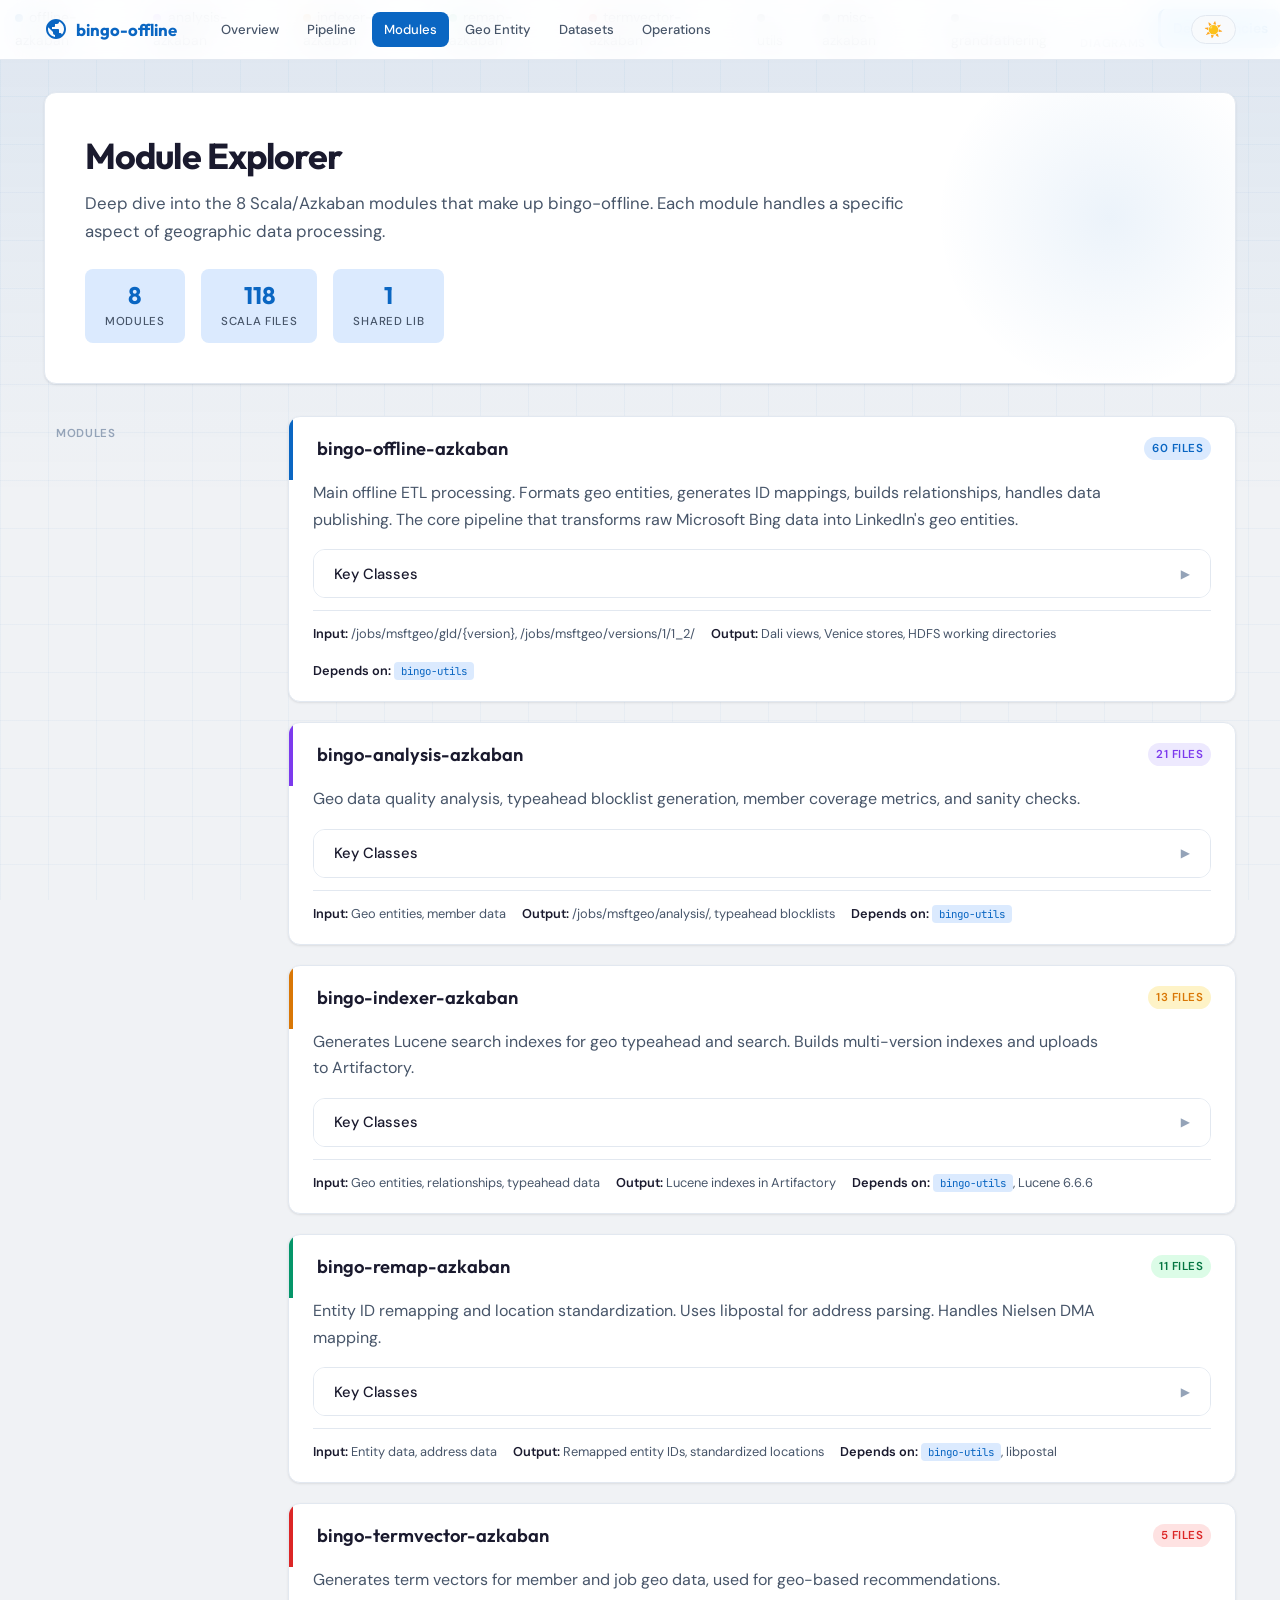
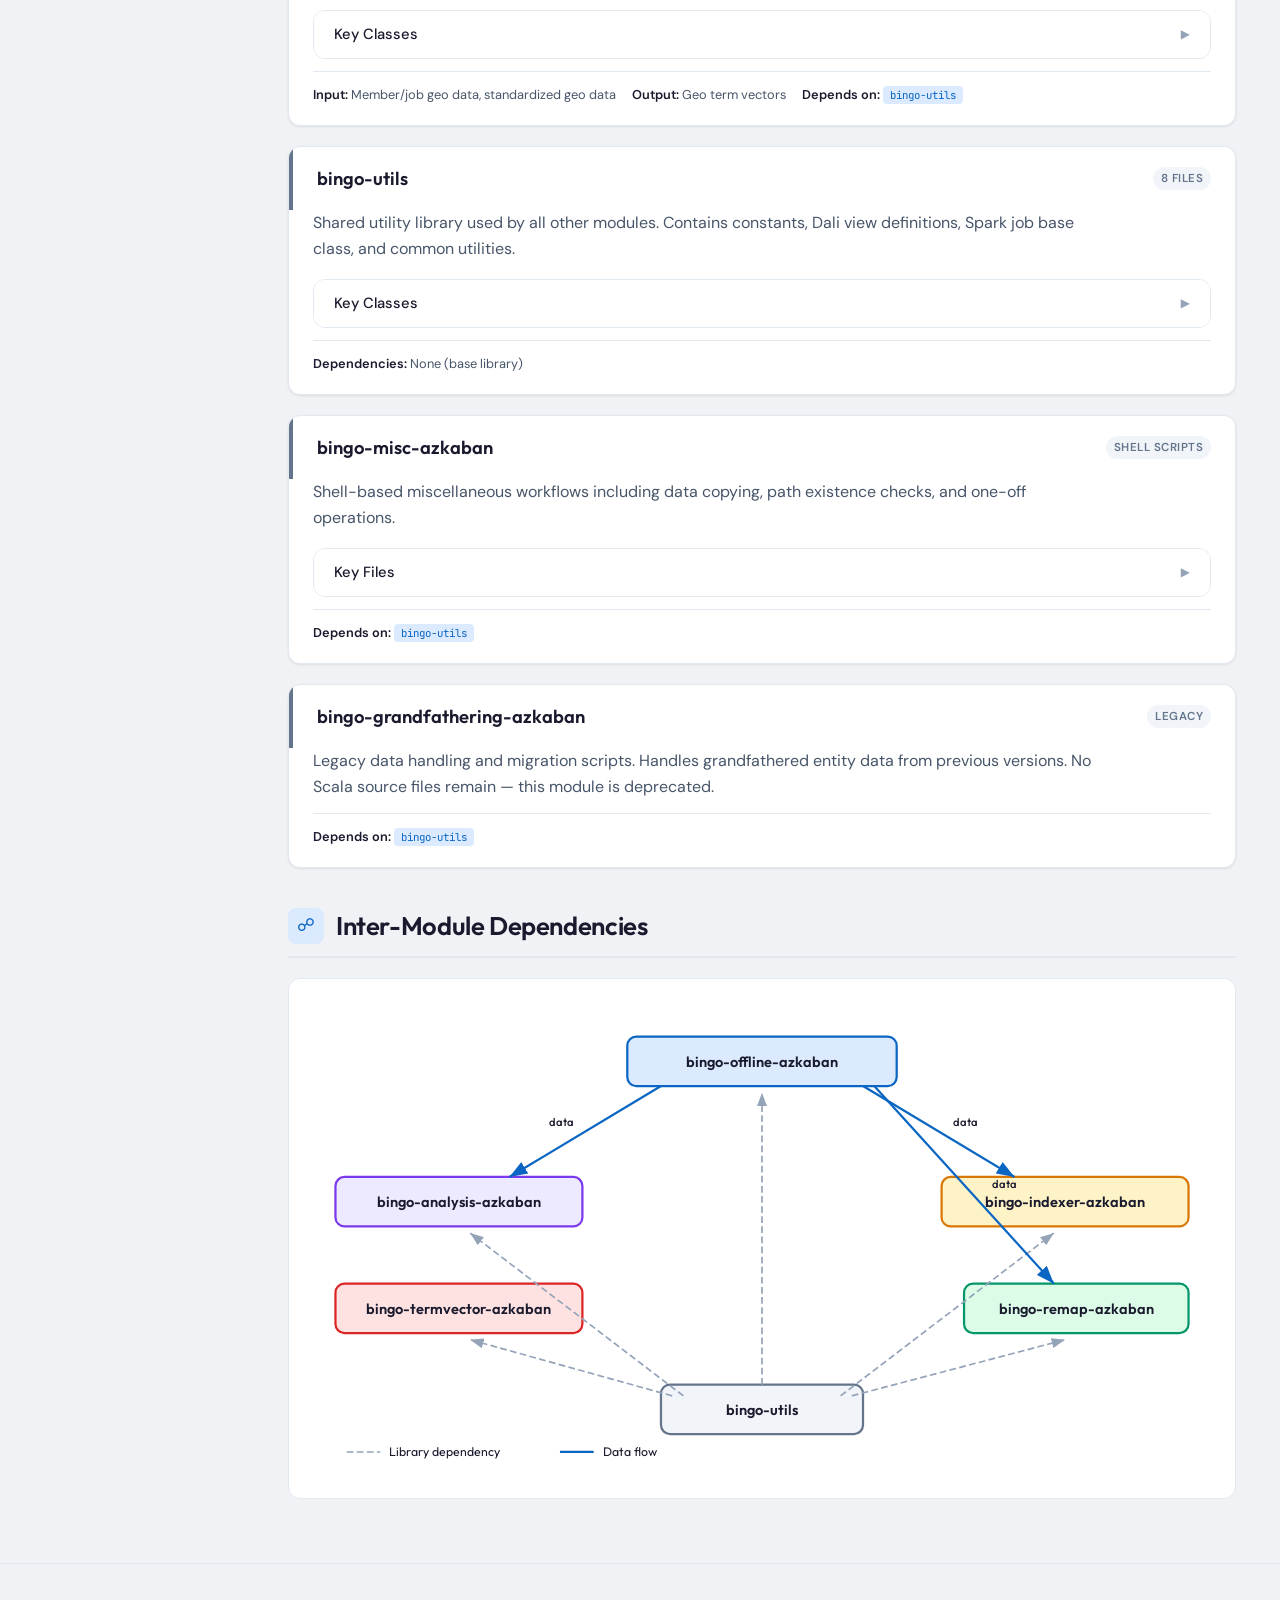
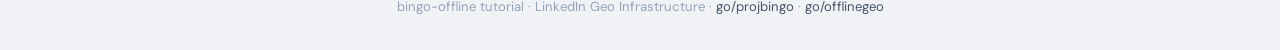
<file: pages/bingo-offline-tutorial/3-modules.html>
<!DOCTYPE html>
<html lang="en" data-theme="light">
<head>
  <meta charset="UTF-8">
  <meta name="viewport" content="width=device-width, initial-scale=1.0">
  <title>Module Explorer — bingo-offline Tutorial</title>
  <link rel="preconnect" href="https://fonts.googleapis.com">
  <link href="https://fonts.googleapis.com/css2?family=Outfit:wght@300..800&family=DM+Sans:opsz,wght@9..40,300..600&family=JetBrains+Mono:wght@400;500&display=swap" rel="stylesheet">
  <style>
    /* =============================================
       BINGO-OFFLINE TUTORIAL DESIGN SYSTEM
       Theme: Meridian — Cartographic Data Observatory
       ============================================= */

    /* --- Variables --- */
    :root {
      --bg: #f0f2f5;
      --grid-color: rgba(10,102,194,0.035);
      --surface: #ffffff;
      --surface-hover: #f8fafc;
      --text: #1a1a2e;
      --text-sec: #475569;
      --text-muted: #94a3b8;
      --text-inv: #ffffff;
      --primary: #0a66c2;
      --primary-hover: #004182;
      --primary-light: #dbeafe;
      --primary-glow: rgba(10,102,194,0.08);
      --accent: #057642;
      --accent-light: #dcfce7;
      --warn: #d97706;
      --warn-light: #fef3c7;
      --danger: #dc2626;
      --danger-light: #fee2e2;
      --border: #e2e8f0;
      --border-strong: #cbd5e1;
      --shadow: 0 1px 3px rgba(0,0,0,0.06), 0 1px 2px rgba(0,0,0,0.04);
      --shadow-md: 0 4px 12px rgba(0,0,0,0.07);
      --shadow-lg: 0 12px 40px rgba(0,0,0,0.1);
      --radius: 12px;
      --radius-sm: 8px;
      --radius-xs: 4px;
      --nav-h: 60px;
      --max-w: 1240px;
      --font-d: 'Outfit', -apple-system, system-ui, sans-serif;
      --font-b: 'DM Sans', -apple-system, system-ui, sans-serif;
      --font-m: 'JetBrains Mono', 'SF Mono', 'Cascadia Code', monospace;
      --mod-blue: #0a66c2;
      --mod-purple: #7c3aed;
      --mod-amber: #d97706;
      --mod-green: #059669;
      --mod-red: #dc2626;
      --mod-gray: #64748b;
      --mod-teal: #0891b2;
      --mod-indigo: #4f46e5;
    }
    [data-theme="dark"] {
      --bg: #0a101e;
      --grid-color: rgba(88,166,255,0.025);
      --surface: #111827;
      --surface-hover: #1e293b;
      --text: #e2e8f0;
      --text-sec: #94a3b8;
      --text-muted: #475569;
      --text-inv: #0a101e;
      --primary: #58a6ff;
      --primary-hover: #79b8ff;
      --primary-light: #172554;
      --primary-glow: rgba(88,166,255,0.1);
      --accent: #4ade80;
      --accent-light: #052e16;
      --warn: #fbbf24;
      --warn-light: #422006;
      --danger: #f87171;
      --danger-light: #450a0a;
      --border: #1e293b;
      --border-strong: #334155;
      --shadow: 0 1px 3px rgba(0,0,0,0.3);
      --shadow-md: 0 4px 12px rgba(0,0,0,0.4);
      --shadow-lg: 0 12px 40px rgba(0,0,0,0.5);
    }

    /* --- Reset --- */
    *, *::before, *::after { box-sizing: border-box; margin: 0; padding: 0; }
    html { scroll-behavior: smooth; scroll-padding-top: calc(var(--nav-h) + 24px); }
    body {
      font-family: var(--font-b);
      background: var(--bg);
      color: var(--text);
      line-height: 1.65;
      position: relative;
      overflow-x: hidden;
      -webkit-font-smoothing: antialiased;
    }
    /* Map grid overlay */
    body::before {
      content: '';
      position: fixed; inset: 0;
      background:
        linear-gradient(var(--grid-color) 1px, transparent 1px),
        linear-gradient(90deg, var(--grid-color) 1px, transparent 1px);
      background-size: 48px 48px;
      pointer-events: none; z-index: 0;
    }
    /* Ambient top glow */
    body::after {
      content: '';
      position: fixed; top: 0; left: 0; right: 0; height: 500px;
      background: linear-gradient(180deg, var(--primary-glow) 0%, transparent 100%);
      pointer-events: none; z-index: 0;
    }

    /* --- Typography --- */
    h1, h2, h3, h4, h5 { font-family: var(--font-d); line-height: 1.25; color: var(--text); }
    h1 { font-size: 2.25rem; font-weight: 700; letter-spacing: -0.025em; }
    h2 { font-size: 1.6rem; font-weight: 600; letter-spacing: -0.015em; margin-bottom: 1rem; }
    h3 { font-size: 1.15rem; font-weight: 600; }
    h4 { font-size: 0.95rem; font-weight: 600; }
    p { color: var(--text-sec); max-width: 72ch; }
    a { color: var(--primary); text-decoration: none; transition: color 0.2s; }
    a:hover { color: var(--primary-hover); text-decoration: underline; }
    code {
      font-family: var(--font-m); font-size: 0.84em;
      background: var(--primary-light); color: var(--primary);
      padding: 2px 7px; border-radius: var(--radius-xs);
    }
    pre {
      background: var(--surface); border: 1px solid var(--border);
      border-radius: var(--radius-sm); padding: 1rem 1.25rem; overflow-x: auto;
      font-family: var(--font-m); font-size: 0.84rem; line-height: 1.7;
    }
    pre code { background: none; padding: 0; color: var(--text); font-size: 1em; }

    /* --- Layout --- */
    .container { max-width: var(--max-w); margin: 0 auto; padding: 0 1.5rem; position: relative; z-index: 1; }
    .page-content { padding: calc(var(--nav-h) + 2rem) 0 4rem; }
    .grid-2 { display: grid; grid-template-columns: repeat(2, 1fr); gap: 1.25rem; }
    .grid-3 { display: grid; grid-template-columns: repeat(3, 1fr); gap: 1.25rem; }
    .grid-4 { display: grid; grid-template-columns: repeat(4, 1fr); gap: 1rem; }
    @media (max-width: 900px) { .grid-3 { grid-template-columns: repeat(2, 1fr); } }
    @media (max-width: 768px) {
      .grid-2, .grid-3, .grid-4 { grid-template-columns: 1fr; }
      h1 { font-size: 1.75rem; }
      .container { padding: 0 1rem; }
    }

    /* --- Nav --- */
    nav {
      position: fixed; top: 0; left: 0; right: 0; height: var(--nav-h);
      background: rgba(255,255,255,0.82);
      backdrop-filter: blur(16px) saturate(180%);
      -webkit-backdrop-filter: blur(16px) saturate(180%);
      border-bottom: 1px solid var(--border);
      z-index: 100; display: flex; align-items: center;
    }
    [data-theme="dark"] nav { background: rgba(10,16,30,0.82); }
    .nav-inner {
      max-width: var(--max-w); margin: 0 auto; padding: 0 1.5rem;
      width: 100%; display: flex; align-items: center; gap: 0.5rem;
    }
    .nav-brand {
      font-family: var(--font-d); font-weight: 700; font-size: 1.05rem;
      color: var(--primary); margin-right: 1.5rem; white-space: nowrap;
      display: flex; align-items: center; gap: 0.5rem; text-decoration: none;
    }
    .nav-brand:hover { text-decoration: none; color: var(--primary); }
    .nav-brand svg { width: 24px; height: 24px; fill: currentColor; flex-shrink: 0; }
    .nav-links { display: flex; gap: 0.25rem; overflow-x: auto; flex: 1; scrollbar-width: none; }
    .nav-links::-webkit-scrollbar { display: none; }
    .nav-links a {
      padding: 0.4rem 0.75rem; border-radius: var(--radius-sm);
      font-size: 0.82rem; font-weight: 500; white-space: nowrap;
      color: var(--text-sec); transition: all 0.2s; text-decoration: none;
    }
    .nav-links a:hover { background: var(--primary-light); color: var(--primary); text-decoration: none; }
    .nav-links a[aria-current="page"] {
      background: var(--primary); color: var(--text-inv) !important;
    }
    .theme-toggle {
      background: var(--surface-hover); border: 1px solid var(--border);
      border-radius: 20px; cursor: pointer; padding: 6px 12px;
      font-size: 0.95rem; display: flex; align-items: center; gap: 4px;
      transition: all 0.25s; margin-left: auto; flex-shrink: 0; line-height: 1;
    }
    .theme-toggle:hover { border-color: var(--primary); background: var(--primary-light); }
    @media (max-width: 768px) {
      .nav-links a { padding: 0.35rem 0.5rem; font-size: 0.75rem; }
      .nav-brand { font-size: 0.9rem; margin-right: 0.75rem; }
      .nav-brand span { display: none; }
    }

    /* --- Hero --- */
    .hero {
      background: var(--surface); border: 1px solid var(--border);
      border-radius: var(--radius); padding: 2.5rem;
      margin-bottom: 2rem; position: relative; overflow: hidden;
      box-shadow: var(--shadow);
      animation: heroIn 0.6s ease forwards;
    }
    .hero::before {
      content: ''; position: absolute; top: -50px; right: -50px;
      width: 350px; height: 350px;
      background: radial-gradient(circle, var(--primary-glow) 0%, transparent 70%);
      pointer-events: none;
    }
    .hero h1 { margin-bottom: 0.75rem; position: relative; }
    .hero p { font-size: 1.05rem; position: relative; }
    .hero .subtitle { font-size: 0.95rem; color: var(--text-muted); margin-top: 0.25rem; }
    @keyframes heroIn {
      from { opacity: 0; transform: translateY(16px); }
      to { opacity: 1; transform: translateY(0); }
    }

    /* --- Stats Strip --- */
    .stats-strip { display: flex; gap: 1rem; margin-top: 1.5rem; flex-wrap: wrap; position: relative; }
    .stat {
      display: flex; flex-direction: column; align-items: center;
      padding: 0.75rem 1.25rem; background: var(--primary-light);
      border-radius: var(--radius-sm); min-width: 90px;
    }
    .stat-value {
      font-family: var(--font-d); font-size: 1.5rem; font-weight: 700;
      color: var(--primary); line-height: 1.2;
    }
    .stat-label {
      font-size: 0.72rem; color: var(--text-sec); font-weight: 500;
      text-transform: uppercase; letter-spacing: 0.06em; margin-top: 2px;
    }

    /* --- Card --- */
    .card {
      background: var(--surface); border: 1px solid var(--border);
      border-radius: var(--radius); padding: 1.5rem;
      box-shadow: var(--shadow); transition: all 0.25s;
    }
    .card:hover { box-shadow: var(--shadow-md); border-color: var(--border-strong); }
    .card-accent { border-left: 4px solid var(--primary); }
    .card h3 { margin-bottom: 0.5rem; }
    .card p { font-size: 0.9rem; }

    /* --- Section --- */
    .section { margin-bottom: 2.5rem; }
    .section-header {
      display: flex; align-items: center; gap: 0.75rem;
      margin-bottom: 1.25rem; padding-bottom: 0.75rem;
      border-bottom: 2px solid var(--border);
    }
    .section-header h2 { margin-bottom: 0; }
    .section-icon {
      width: 36px; height: 36px; border-radius: var(--radius-sm);
      display: flex; align-items: center; justify-content: center;
      font-size: 1.1rem; flex-shrink: 0;
    }

    /* --- Accordion --- */
    .accordion { border: 1px solid var(--border); border-radius: var(--radius); overflow: hidden; }
    .accordion-item { border-bottom: 1px solid var(--border); }
    .accordion-item:last-child { border-bottom: none; }
    .accordion-trigger {
      width: 100%; padding: 0.85rem 1.25rem; background: var(--surface);
      border: none; cursor: pointer; display: flex; align-items: center;
      justify-content: space-between; font-family: var(--font-b);
      font-size: 0.92rem; font-weight: 500; color: var(--text);
      transition: background 0.2s; text-align: left;
    }
    .accordion-trigger:hover { background: var(--surface-hover); }
    .accordion-trigger .arrow {
      transition: transform 0.3s; font-size: 0.75rem; color: var(--text-muted);
      flex-shrink: 0; margin-left: 0.75rem;
    }
    .accordion-trigger[aria-expanded="true"] .arrow { transform: rotate(90deg); }
    .accordion-content {
      max-height: 0; overflow: hidden; transition: max-height 0.35s ease;
    }
    .accordion-body { padding: 1rem 1.25rem; background: var(--surface-hover); }

    /* --- Table --- */
    .table-wrap {
      overflow-x: auto; border: 1px solid var(--border);
      border-radius: var(--radius); background: var(--surface);
    }
    table { width: 100%; border-collapse: collapse; font-size: 0.87rem; }
    th {
      text-align: left; padding: 0.7rem 1rem;
      background: var(--surface-hover); font-weight: 600;
      font-size: 0.76rem; text-transform: uppercase; letter-spacing: 0.05em;
      color: var(--text-sec); border-bottom: 2px solid var(--border);
      position: sticky; top: 0;
    }
    td { padding: 0.6rem 1rem; border-bottom: 1px solid var(--border); vertical-align: top; }
    tr:last-child td { border-bottom: none; }
    tr:hover td { background: var(--surface-hover); }

    /* --- Badge --- */
    .badge {
      display: inline-flex; padding: 2px 8px; border-radius: 20px;
      font-size: 0.72rem; font-weight: 600; text-transform: uppercase;
      letter-spacing: 0.04em; white-space: nowrap;
    }
    .badge-blue { background: var(--primary-light); color: var(--primary); }
    .badge-green { background: var(--accent-light); color: var(--accent); }
    .badge-amber { background: var(--warn-light); color: var(--warn); }
    .badge-red { background: var(--danger-light); color: var(--danger); }
    .badge-purple { background: #ede9fe; color: #7c3aed; }
    .badge-gray { background: #f1f5f9; color: #64748b; }
    [data-theme="dark"] .badge-purple { background: #2e1065; }
    [data-theme="dark"] .badge-gray { background: #1e293b; }

    /* --- Search --- */
    .search-box { position: relative; max-width: 400px; }
    .search-box input {
      width: 100%; padding: 0.6rem 1rem 0.6rem 2.5rem;
      background: var(--surface); border: 1px solid var(--border);
      border-radius: var(--radius-sm); font-family: var(--font-b);
      font-size: 0.87rem; color: var(--text); outline: none;
      transition: border-color 0.2s, box-shadow 0.2s;
    }
    .search-box input:focus {
      border-color: var(--primary);
      box-shadow: 0 0 0 3px var(--primary-glow);
    }
    .search-box input::placeholder { color: var(--text-muted); }
    .search-icon {
      position: absolute; left: 0.85rem; top: 50%;
      transform: translateY(-50%); color: var(--text-muted);
      font-size: 0.9rem; pointer-events: none;
    }

    /* --- Filter Chips --- */
    .filter-bar { display: flex; gap: 0.5rem; flex-wrap: wrap; margin-bottom: 1.25rem; }
    .chip {
      padding: 0.4rem 0.85rem; border-radius: 20px;
      border: 1px solid var(--border); background: var(--surface);
      font-size: 0.82rem; font-weight: 500; cursor: pointer;
      transition: all 0.2s; color: var(--text-sec); font-family: var(--font-b);
    }
    .chip:hover, .chip.active {
      background: var(--primary); color: var(--text-inv); border-color: var(--primary);
    }

    /* --- Tooltip --- */
    [data-tip] { position: relative; cursor: help; }
    [data-tip]::after {
      content: attr(data-tip);
      visibility: hidden; opacity: 0;
      position: absolute; bottom: calc(100% + 6px); left: 50%;
      transform: translateX(-50%);
      background: var(--text); color: var(--bg); padding: 4px 10px;
      border-radius: var(--radius-xs); font-size: 0.76rem;
      white-space: nowrap; transition: all 0.2s; z-index: 50;
      pointer-events: none;
    }
    [data-tip]:hover::after { visibility: visible; opacity: 1; }

    /* --- SVG Diagram --- */
    .diagram-wrap {
      background: var(--surface); border: 1px solid var(--border);
      border-radius: var(--radius); padding: 1.5rem; overflow-x: auto;
    }
    .diagram-wrap svg { max-width: 100%; height: auto; display: block; }
    .diagram-wrap svg text {
      font-family: var(--font-d); fill: var(--text);
    }

    /* --- Slide-out Panel --- */
    .panel-overlay {
      position: fixed; inset: 0; background: rgba(0,0,0,0.3);
      z-index: 89; opacity: 0; visibility: hidden; transition: all 0.3s;
    }
    .panel-overlay.open { opacity: 1; visibility: visible; }
    .detail-panel {
      position: fixed; top: 0; right: 0; bottom: 0;
      width: 400px; max-width: 90vw; background: var(--surface);
      border-left: 1px solid var(--border); box-shadow: var(--shadow-lg);
      transform: translateX(100%); transition: transform 0.3s ease;
      z-index: 90; overflow-y: auto; padding: calc(var(--nav-h) + 1.5rem) 1.5rem 1.5rem;
    }
    .detail-panel.open { transform: translateX(0); }
    .panel-close {
      position: absolute; top: calc(var(--nav-h) + 0.75rem); right: 1rem;
      background: var(--surface-hover); border: 1px solid var(--border);
      border-radius: 50%; width: 32px; height: 32px; cursor: pointer;
      display: flex; align-items: center; justify-content: center;
      font-size: 1.1rem; color: var(--text-sec); transition: all 0.2s;
    }
    .panel-close:hover { background: var(--danger-light); color: var(--danger); }

    /* --- Quick Links --- */
    .quick-links { display: flex; gap: 0.75rem; flex-wrap: wrap; margin-top: 1.5rem; position: relative; }
    .quick-link {
      display: inline-flex; align-items: center; gap: 0.4rem;
      padding: 0.5rem 1rem; background: var(--surface);
      border: 1px solid var(--border); border-radius: var(--radius-sm);
      font-size: 0.85rem; font-weight: 500; transition: all 0.2s;
    }
    .quick-link:hover {
      border-color: var(--primary); color: var(--primary);
      background: var(--primary-light); text-decoration: none;
    }

    /* --- Flow Strip --- */
    .flow-strip {
      display: flex; align-items: center; gap: 0; overflow-x: auto;
      padding: 1rem 0; scrollbar-width: none;
    }
    .flow-strip::-webkit-scrollbar { display: none; }
    .flow-step {
      padding: 0.45rem 0.9rem; background: var(--primary-light);
      color: var(--primary); font-size: 0.8rem; font-weight: 600;
      white-space: nowrap; border-radius: var(--radius-xs);
    }
    .flow-arrow {
      color: var(--text-muted); padding: 0 0.4rem;
      font-size: 0.85rem; flex-shrink: 0;
    }

    /* --- Sidebar Layout --- */
    .with-sidebar {
      display: grid; grid-template-columns: 220px 1fr; gap: 1.5rem;
    }
    .sidebar {
      position: sticky; top: calc(var(--nav-h) + 1.5rem);
      align-self: start; height: fit-content;
    }
    .sidebar-nav a {
      display: block; padding: 0.5rem 0.75rem; border-radius: var(--radius-sm);
      font-size: 0.87rem; color: var(--text-sec); border-left: 3px solid transparent;
      transition: all 0.2s; text-decoration: none; margin-bottom: 2px;
    }
    .sidebar-nav a:hover { background: var(--surface-hover); color: var(--text); text-decoration: none; }
    .sidebar-nav a.active {
      background: var(--primary-light); color: var(--primary);
      border-left-color: var(--primary); font-weight: 600;
    }
    @media (max-width: 900px) {
      .with-sidebar { grid-template-columns: 1fr; }
      .sidebar {
        position: static; display: flex; gap: 0.5rem; overflow-x: auto;
        padding-bottom: 0.5rem; scrollbar-width: none;
      }
      .sidebar::-webkit-scrollbar { display: none; }
      .sidebar-nav { display: flex; gap: 0.25rem; }
      .sidebar-nav a { white-space: nowrap; border-left: none; border-bottom: 3px solid transparent; margin-bottom: 0; }
      .sidebar-nav a.active { border-bottom-color: var(--primary); border-left-color: transparent; }
    }

    /* --- Animations --- */
    .fade-in {
      opacity: 0; transform: translateY(14px);
      transition: opacity 0.5s ease, transform 0.5s ease;
    }
    .fade-in.visible { opacity: 1; transform: translateY(0); }
    .fade-in:nth-child(2) { transition-delay: 0.05s; }
    .fade-in:nth-child(3) { transition-delay: 0.1s; }
    .fade-in:nth-child(4) { transition-delay: 0.15s; }
    @media (prefers-reduced-motion: reduce) {
      .fade-in { opacity: 1; transform: none; transition: none; }
    }

    /* --- Footer --- */
    footer {
      border-top: 1px solid var(--border); padding: 2rem 0;
      text-align: center; color: var(--text-muted); font-size: 0.82rem;
      position: relative; z-index: 1;
    }
    footer a { color: var(--text-sec); }

    /* --- Utility --- */
    .mt-1 { margin-top: 0.5rem; }
    .mt-2 { margin-top: 1rem; }
    .mt-3 { margin-top: 1.5rem; }
    .mt-4 { margin-top: 2rem; }
    .mb-1 { margin-bottom: 0.5rem; }
    .mb-2 { margin-bottom: 1rem; }
    .mb-3 { margin-bottom: 1.5rem; }
    .flex { display: flex; }
    .flex-wrap { flex-wrap: wrap; }
    .items-center { align-items: center; }
    .gap-sm { gap: 0.5rem; }
    .gap-md { gap: 1rem; }
    .text-sm { font-size: 0.85rem; }
    .text-xs { font-size: 0.78rem; }
    .font-mono { font-family: var(--font-m); }
    .font-display { font-family: var(--font-d); }
    .fw-600 { font-weight: 600; }
    .color-blue { color: var(--mod-blue); }
    .color-purple { color: var(--mod-purple); }
    .color-amber { color: var(--mod-amber); }
    .color-green { color: var(--mod-green); }
    .color-red { color: var(--mod-red); }
    .color-gray { color: var(--mod-gray); }
    .color-teal { color: var(--mod-teal); }
    .color-indigo { color: var(--mod-indigo); }
    .hidden { display: none !important; }
    .sr-only { position: absolute; width: 1px; height: 1px; overflow: hidden; clip: rect(0,0,0,0); }

    /* =============================================
       PAGE-SPECIFIC STYLES: Module Explorer
       ============================================= */

    .module-card {
      background: var(--surface); border: 1px solid var(--border);
      border-radius: var(--radius); box-shadow: var(--shadow);
      transition: all 0.25s; margin-bottom: 1.25rem; overflow: hidden;
    }
    .module-card:hover { box-shadow: var(--shadow-md); border-color: var(--border-strong); }
    .module-card-header {
      padding: 1.25rem 1.5rem; display: flex; align-items: center;
      gap: 1rem; border-left: 4px solid var(--primary);
    }
    .module-card-header.mod-blue { border-left-color: var(--mod-blue); }
    .module-card-header.mod-purple { border-left-color: var(--mod-purple); }
    .module-card-header.mod-amber { border-left-color: var(--mod-amber); }
    .module-card-header.mod-green { border-left-color: var(--mod-green); }
    .module-card-header.mod-red { border-left-color: var(--mod-red); }
    .module-card-header.mod-gray { border-left-color: var(--mod-gray); }

    .module-card-header h3 { margin-bottom: 0; flex: 1; }
    .module-card-body { padding: 0 1.5rem 1.25rem; }
    .module-card-body p { margin-bottom: 0.75rem; }

    .module-meta {
      display: flex; gap: 1rem; flex-wrap: wrap; margin-top: 0.75rem;
      padding-top: 0.75rem; border-top: 1px solid var(--border);
    }
    .module-meta-item {
      font-size: 0.8rem; color: var(--text-sec);
    }
    .module-meta-item strong {
      font-weight: 600; color: var(--text);
    }

    .class-list {
      list-style: none; padding: 0; margin: 0;
    }
    .class-list li {
      padding: 0.4rem 0; font-size: 0.84rem; color: var(--text-sec);
      border-bottom: 1px solid var(--border);
      display: flex; gap: 0.5rem;
    }
    .class-list li:last-child { border-bottom: none; }
    .class-name {
      font-family: var(--font-m); font-size: 0.8rem; font-weight: 500;
      color: var(--primary); white-space: nowrap;
    }
    .class-desc { color: var(--text-sec); }

    .sidebar-label {
      font-size: 0.72rem; font-weight: 600; text-transform: uppercase;
      letter-spacing: 0.06em; color: var(--text-muted); padding: 0.5rem 0.75rem 0.25rem;
    }

    .sidebar-nav .dot {
      display: inline-block; width: 8px; height: 8px; border-radius: 50%;
      margin-right: 0.4rem; flex-shrink: 0;
    }

    .diagram-section { margin-top: 2.5rem; }
  </style>
</head>
<body>
  <!-- Navigation -->
  <nav>
    <div class="nav-inner">
      <a class="nav-brand" href="1-overview.html">
        <svg viewBox="0 0 24 24"><path d="M12 2C6.48 2 2 6.48 2 12s4.48 10 10 10 10-4.48 10-10S17.52 2 12 2zm-1 17.93c-3.95-.49-7-3.85-7-7.93 0-.62.08-1.21.21-1.79L9 15v1c0 1.1.9 2 2 2v1.93zm6.9-2.54c-.26-.81-1-1.39-1.9-1.39h-1v-3c0-.55-.45-1-1-1H8v-2h2c.55 0 1-.45 1-1V7h2c1.1 0 2-.9 2-2v-.41c2.93 1.19 5 4.06 5 7.41 0 2.08-.8 3.97-2.1 5.39z"/></svg>
        <span>bingo-offline</span>
      </a>
      <div class="nav-links">
        <a href="1-overview.html">Overview</a>
        <a href="2-pipeline.html">Pipeline</a>
        <a href="3-modules.html" aria-current="page">Modules</a>
        <a href="4-geo-entity.html">Geo Entity</a>
        <a href="5-datasets.html">Datasets</a>
        <a href="6-operations.html">Operations</a>
      </div>
      <button class="theme-toggle" onclick="toggleTheme()" title="Toggle dark mode">
        <span class="theme-icon"></span>
      </button>
    </div>
  </nav>

  <main class="page-content">
    <div class="container">
      <!-- Hero -->
      <div class="hero">
        <h1>Module Explorer</h1>
        <p>Deep dive into the 8 Scala/Azkaban modules that make up bingo-offline. Each module handles a specific aspect of geographic data processing.</p>
        <div class="stats-strip">
          <div class="stat">
            <span class="stat-value">8</span>
            <span class="stat-label">Modules</span>
          </div>
          <div class="stat">
            <span class="stat-value">118</span>
            <span class="stat-label">Scala Files</span>
          </div>
          <div class="stat">
            <span class="stat-value">1</span>
            <span class="stat-label">Shared Lib</span>
          </div>
        </div>
      </div>

      <!-- Sidebar + Content -->
      <div class="with-sidebar">
        <!-- Sidebar -->
        <aside class="sidebar">
          <div class="sidebar-label">Modules</div>
          <nav class="sidebar-nav" id="sidebar-nav">
            <a href="#mod-offline"><span class="dot" style="background:var(--mod-blue)"></span>offline-azkaban</a>
            <a href="#mod-analysis"><span class="dot" style="background:var(--mod-purple)"></span>analysis-azkaban</a>
            <a href="#mod-indexer"><span class="dot" style="background:var(--mod-amber)"></span>indexer-azkaban</a>
            <a href="#mod-remap"><span class="dot" style="background:var(--mod-green)"></span>remap-azkaban</a>
            <a href="#mod-termvector"><span class="dot" style="background:var(--mod-red)"></span>termvector-azkaban</a>
            <a href="#mod-utils"><span class="dot" style="background:var(--mod-gray)"></span>utils</a>
            <a href="#mod-misc"><span class="dot" style="background:var(--mod-gray)"></span>misc-azkaban</a>
            <a href="#mod-grandfathering"><span class="dot" style="background:var(--mod-gray)"></span>grandfathering</a>
            <div class="sidebar-label mt-3">Diagrams</div>
            <a href="#dependency-diagram">Dependencies</a>
          </nav>
        </aside>

        <!-- Main Content -->
        <div class="modules-content">

          <!-- Module 1: bingo-offline-azkaban -->
          <div id="mod-offline" class="module-card fade-in">
            <div class="module-card-header mod-blue">
              <h3>bingo-offline-azkaban</h3>
              <span class="badge badge-blue">60 files</span>
            </div>
            <div class="module-card-body">
              <p>Main offline ETL processing. Formats geo entities, generates ID mappings, builds relationships, handles data publishing. The core pipeline that transforms raw Microsoft Bing data into LinkedIn's geo entities.</p>

              <div class="accordion mt-2">
                <div class="accordion-item">
                  <button class="accordion-trigger" aria-expanded="false">
                    <span>Key Classes</span>
                    <span class="arrow">&#9654;</span>
                  </button>
                  <div class="accordion-content">
                    <div class="accordion-body">
                      <ul class="class-list">
                        <li><span class="class-name">GenerateGeoEntities</span> <span class="class-desc">&mdash; Creates initial geo entities from filtered Bing data, assigns BIDs</span></li>
                        <li><span class="class-name">GenerateRelationshipGraph</span> <span class="class-desc">&mdash; Builds parent/child/admin-chain relationships between entities</span></li>
                        <li><span class="class-name">PopulateLid</span> <span class="class-desc">&mdash; Assigns LinkedIn IDs (LIDs) to entities using id_mapping_with_history</span></li>
                        <li><span class="class-name">ToGeoEntity</span> <span class="class-desc">&mdash; Converts internal format to Venice-ready GeoEntity records</span></li>
                        <li><span class="class-name">FormatGeoEntities</span> <span class="class-desc">&mdash; Formats and enriches entity data for downstream consumption</span></li>
                        <li><span class="class-name">GenerateStandardizedBingGeo</span> <span class="class-desc">&mdash; Creates standardized geo records with member counts and city lists</span></li>
                        <li><span class="class-name">GenerateMarketAreas</span> <span class="class-desc">&mdash; Generates virtual market area entities from CSV definitions</span></li>
                        <li><span class="class-name">GenerateTargetAreas</span> <span class="class-desc">&mdash; Generates virtual target area entities</span></li>
                        <li><span class="class-name">GenerateCountryClusters</span> <span class="class-desc">&mdash; Creates country cluster groupings (e.g., EMEA)</span></li>
                        <li><span class="class-name">GenerateSpecialCountryRegions</span> <span class="class-desc">&mdash; Handles special country region entities</span></li>
                        <li><span class="class-name">CustomizedDataPurge</span> <span class="class-desc">&mdash; Removes deprecated entities and invalid mappings</span></li>
                        <li><span class="class-name">EntityNameHotfix</span> <span class="class-desc">&mdash; Applies manual name corrections from CSV hotfix files</span></li>
                        <li><span class="class-name">RelationshipHotfix</span> <span class="class-desc">&mdash; Applies manual relationship corrections</span></li>
                        <li><span class="class-name">TranslationCorrection</span> <span class="class-desc">&mdash; Fixes translation issues in localized names</span></li>
                        <li><span class="class-name">GenerateAdminChainBasedRelationship</span> <span class="class-desc">&mdash; Rebuilds admin chain relationships</span></li>
                        <li><span class="class-name">PopulateTimeZoneId</span> <span class="class-desc">&mdash; Enriches entities with timezone information</span></li>
                        <li><span class="class-name">FilterEntities</span> <span class="class-desc">&mdash; Filters raw Bing data by entity type</span></li>
                        <li><span class="class-name">AppendPurgedEntities</span> <span class="class-desc">&mdash; Re-adds purged entities for backward compatibility</span></li>
                        <li><span class="class-name">AppendPurgedRelationship</span> <span class="class-desc">&mdash; Re-adds purged relationships for backward compatibility</span></li>
                        <li><span class="class-name">PublishVersionedData</span> <span class="class-desc">&mdash; Publishes data to Dali versioned views</span></li>
                        <li><span class="class-name">GenerateValidationReports</span> <span class="class-desc">&mdash; Produces validation reports comparing current vs prod data</span></li>
                        <li><span class="class-name">TagPostcodeCountries</span> <span class="class-desc">&mdash; Tags entities with postcode flags</span></li>
                        <li><span class="class-name">PopulateGeoTags</span> <span class="class-desc">&mdash; Tags entities with GDPR and other flags</span></li>
                        <li><span class="class-name">GenerateStylizedName</span> <span class="class-desc">&mdash; Creates stylized display names per locale</span></li>
                        <li><span class="class-name">GenerateStylizedNameMergeLocales</span> <span class="class-desc">&mdash; Merges stylized names across locales</span></li>
                        <li><span class="class-name">ToProperties</span> <span class="class-desc">&mdash; Generates i18n property files</span></li>
                        <li><span class="class-name">GenerateOverlaps</span> <span class="class-desc">&mdash; Computes geographic overlap relationships</span></li>
                        <li><span class="class-name">GenerateDataPack</span> <span class="class-desc">&mdash; Creates datapack for REST.li service</span></li>
                        <li><span class="class-name">FindPostcodeSecondaryCity</span> <span class="class-desc">&mdash; Maps postcodes to secondary cities</span></li>
                        <li><span class="class-name">MergeDataByCountry</span> <span class="class-desc">&mdash; Partial country exclusion logic (e.g., Japan)</span></li>
                      </ul>
                    </div>
                  </div>
                </div>
              </div>

              <div class="module-meta">
                <div class="module-meta-item"><strong>Input:</strong> /jobs/msftgeo/gld/{version}, /jobs/msftgeo/versions/1/1_2/</div>
                <div class="module-meta-item"><strong>Output:</strong> Dali views, Venice stores, HDFS working directories</div>
                <div class="module-meta-item"><strong>Depends on:</strong> <code>bingo-utils</code></div>
              </div>
            </div>
          </div>

          <!-- Module 2: bingo-analysis-azkaban -->
          <div id="mod-analysis" class="module-card fade-in">
            <div class="module-card-header mod-purple">
              <h3>bingo-analysis-azkaban</h3>
              <span class="badge badge-purple">21 files</span>
            </div>
            <div class="module-card-body">
              <p>Geo data quality analysis, typeahead blocklist generation, member coverage metrics, and sanity checks.</p>

              <div class="accordion mt-2">
                <div class="accordion-item">
                  <button class="accordion-trigger" aria-expanded="false">
                    <span>Key Classes</span>
                    <span class="arrow">&#9654;</span>
                  </button>
                  <div class="accordion-content">
                    <div class="accordion-body">
                      <ul class="class-list">
                        <li><span class="class-name">GenerateTypeaheadBlacklist</span> <span class="class-desc">&mdash; Creates blocklist of entities that should not appear in typeahead</span></li>
                        <li><span class="class-name">CalcMergedMemberCount</span> <span class="class-desc">&mdash; Calculates merged member counts per geo entity</span></li>
                        <li><span class="class-name">PillarCount</span> <span class="class-desc">&mdash; Counts entities per type for pillar metrics</span></li>
                        <li><span class="class-name">CalculateSanityCheckMetrics</span> <span class="class-desc">&mdash; Computes sanity check metrics for data quality</span></li>
                        <li><span class="class-name">CollectGeoTypeCountPerCountry</span> <span class="class-desc">&mdash; Per-country entity type distribution collection</span></li>
                        <li><span class="class-name">CompareGeoTypeCountPerCountry</span> <span class="class-desc">&mdash; Per-country entity type distribution comparison</span></li>
                        <li><span class="class-name">MarketAreaMemberLocationChanges</span> <span class="class-desc">&mdash; Tracks member location changes in market areas</span></li>
                        <li><span class="class-name">DuplicatedChainNameEntities</span> <span class="class-desc">&mdash; Finds duplicated chain name entities</span></li>
                        <li><span class="class-name">SameChainNameEntities</span> <span class="class-desc">&mdash; Finds entities sharing chain names</span></li>
                        <li><span class="class-name">SameDisplayNameEntities</span> <span class="class-desc">&mdash; Finds entities sharing display names</span></li>
                        <li><span class="class-name">GenerateDailyUMPCoverage</span> <span class="class-desc">&mdash; Daily UMP (Unified Member Profile) geo coverage</span></li>
                        <li><span class="class-name">TransformPillarGeoData</span> <span class="class-desc">&mdash; Transforms pillar data for analysis</span></li>
                      </ul>
                    </div>
                  </div>
                </div>
              </div>

              <div class="module-meta">
                <div class="module-meta-item"><strong>Input:</strong> Geo entities, member data</div>
                <div class="module-meta-item"><strong>Output:</strong> /jobs/msftgeo/analysis/, typeahead blocklists</div>
                <div class="module-meta-item"><strong>Depends on:</strong> <code>bingo-utils</code></div>
              </div>
            </div>
          </div>

          <!-- Module 3: bingo-indexer-azkaban -->
          <div id="mod-indexer" class="module-card fade-in">
            <div class="module-card-header mod-amber">
              <h3>bingo-indexer-azkaban</h3>
              <span class="badge badge-amber">13 files</span>
            </div>
            <div class="module-card-body">
              <p>Generates Lucene search indexes for geo typeahead and search. Builds multi-version indexes and uploads to Artifactory.</p>

              <div class="accordion mt-2">
                <div class="accordion-item">
                  <button class="accordion-trigger" aria-expanded="false">
                    <span>Key Classes</span>
                    <span class="arrow">&#9654;</span>
                  </button>
                  <div class="accordion-content">
                    <div class="accordion-body">
                      <ul class="class-list">
                        <li><span class="class-name">GenerateGeoIndexV2</span> <span class="class-desc">&mdash; Main index generation entry point</span></li>
                        <li><span class="class-name">IndexBuilder</span> <span class="class-desc">&mdash; Core Lucene index builder (Lucene 6.6.6)</span></li>
                        <li><span class="class-name">PrepareTypeaheadData</span> <span class="class-desc">&mdash; Prepares and deduplicates data for typeahead indexing</span></li>
                        <li><span class="class-name">ArtifactoryUploaderV2</span> <span class="class-desc">&mdash; Uploads generated indexes to LinkedIn Artifactory</span></li>
                        <li><span class="class-name">MultiVersionIndexerV2</span> <span class="class-desc">&mdash; Manages multi-version index generation</span></li>
                        <li><span class="class-name">GeoEntityResolverV2</span> <span class="class-desc">&mdash; Resolves entity data for indexing</span></li>
                        <li><span class="class-name">DeduplicateFlattenedGeoEntities</span> <span class="class-desc">&mdash; Removes duplicate flattened entities</span></li>
                        <li><span class="class-name">IndexUtils</span> <span class="class-desc">&mdash; Index utility functions</span></li>
                        <li><span class="class-name">CopyToDatedFolder</span> <span class="class-desc">&mdash; Copies indexes to dated output folders</span></li>
                        <li><span class="class-name">CreateFinalTypeaheadIndexGenData</span> <span class="class-desc">&mdash; Final typeahead index data preparation</span></li>
                      </ul>
                    </div>
                  </div>
                </div>
              </div>

              <div class="module-meta">
                <div class="module-meta-item"><strong>Input:</strong> Geo entities, relationships, typeahead data</div>
                <div class="module-meta-item"><strong>Output:</strong> Lucene indexes in Artifactory</div>
                <div class="module-meta-item"><strong>Depends on:</strong> <code>bingo-utils</code>, Lucene 6.6.6</div>
              </div>
            </div>
          </div>

          <!-- Module 4: bingo-remap-azkaban -->
          <div id="mod-remap" class="module-card fade-in">
            <div class="module-card-header mod-green">
              <h3>bingo-remap-azkaban</h3>
              <span class="badge badge-green">11 files</span>
            </div>
            <div class="module-card-body">
              <p>Entity ID remapping and location standardization. Uses libpostal for address parsing. Handles Nielsen DMA mapping.</p>

              <div class="accordion mt-2">
                <div class="accordion-item">
                  <button class="accordion-trigger" aria-expanded="false">
                    <span>Key Classes</span>
                    <span class="arrow">&#9654;</span>
                  </button>
                  <div class="accordion-content">
                    <div class="accordion-body">
                      <ul class="class-list">
                        <li><span class="class-name">StandardizeEntityByName</span> <span class="class-desc">&mdash; Standardizes entities using libpostal name matching</span></li>
                        <li><span class="class-name">StandardizeEntityByStructuredData</span> <span class="class-desc">&mdash; Standardizes using structured address data</span></li>
                        <li><span class="class-name">NielsenDMACandidateProcessor</span> <span class="class-desc">&mdash; Processes Nielsen DMA (Designated Market Area) candidates</span></li>
                        <li><span class="class-name">ResolveNielsenDMAEntities</span> <span class="class-desc">&mdash; Resolves Nielsen DMA entity mappings</span></li>
                        <li><span class="class-name">SelectNielsenDMAMappings</span> <span class="class-desc">&mdash; Selects best Nielsen DMA mappings</span></li>
                        <li><span class="class-name">MergeRemapEntities</span> <span class="class-desc">&mdash; Merges remapped entity data</span></li>
                        <li><span class="class-name">GetEntityDetails</span> <span class="class-desc">&mdash; Entity detail retrieval</span></li>
                        <li><span class="class-name">GetRemapEntityDetails</span> <span class="class-desc">&mdash; Remap entity detail retrieval</span></li>
                        <li><span class="class-name">GenerateTargetAreasCSV</span> <span class="class-desc">&mdash; Generates target area CSV files</span></li>
                        <li><span class="class-name">RemapUtils</span> <span class="class-desc">&mdash; Utility functions for remapping</span></li>
                      </ul>
                    </div>
                  </div>
                </div>
              </div>

              <div class="module-meta">
                <div class="module-meta-item"><strong>Input:</strong> Entity data, address data</div>
                <div class="module-meta-item"><strong>Output:</strong> Remapped entity IDs, standardized locations</div>
                <div class="module-meta-item"><strong>Depends on:</strong> <code>bingo-utils</code>, libpostal</div>
              </div>
            </div>
          </div>

          <!-- Module 5: bingo-termvector-azkaban -->
          <div id="mod-termvector" class="module-card fade-in">
            <div class="module-card-header mod-red">
              <h3>bingo-termvector-azkaban</h3>
              <span class="badge badge-red">5 files</span>
            </div>
            <div class="module-card-body">
              <p>Generates term vectors for member and job geo data, used for geo-based recommendations.</p>

              <div class="accordion mt-2">
                <div class="accordion-item">
                  <button class="accordion-trigger" aria-expanded="false">
                    <span>Key Classes</span>
                    <span class="arrow">&#9654;</span>
                  </button>
                  <div class="accordion-content">
                    <div class="accordion-body">
                      <ul class="class-list">
                        <li><span class="class-name">GenerateMemberStdGeoVector</span> <span class="class-desc">&mdash; Creates standardized geo vectors for members</span></li>
                        <li><span class="class-name">GenerateJobStdGeoVector</span> <span class="class-desc">&mdash; Creates standardized geo vectors for job postings</span></li>
                        <li><span class="class-name">SeparateJobByCategory</span> <span class="class-desc">&mdash; Separates jobs by category for vector generation</span></li>
                        <li><span class="class-name">Utils</span> <span class="class-desc">&mdash; Term vector utility functions</span></li>
                      </ul>
                    </div>
                  </div>
                </div>
              </div>

              <div class="module-meta">
                <div class="module-meta-item"><strong>Input:</strong> Member/job geo data, standardized geo data</div>
                <div class="module-meta-item"><strong>Output:</strong> Geo term vectors</div>
                <div class="module-meta-item"><strong>Depends on:</strong> <code>bingo-utils</code></div>
              </div>
            </div>
          </div>

          <!-- Module 6: bingo-utils -->
          <div id="mod-utils" class="module-card fade-in">
            <div class="module-card-header mod-gray">
              <h3>bingo-utils</h3>
              <span class="badge badge-gray">8 files</span>
            </div>
            <div class="module-card-body">
              <p>Shared utility library used by all other modules. Contains constants, Dali view definitions, Spark job base class, and common utilities.</p>

              <div class="accordion mt-2">
                <div class="accordion-item">
                  <button class="accordion-trigger" aria-expanded="false">
                    <span>Key Classes</span>
                    <span class="arrow">&#9654;</span>
                  </button>
                  <div class="accordion-content">
                    <div class="accordion-body">
                      <ul class="class-list">
                        <li><span class="class-name">Utils</span> <span class="class-desc">&mdash; Core utilities: HDFS operations, Dali views (GEO_ENTITY_BETA_VERSION_DALI_VIEW, etc.), LID validation (90M-200M range), Haversine distance, Avro I/O, GeoType ordering</span></li>
                        <li><span class="class-name">OfflineJobCoreConstants</span> <span class="class-desc">&mdash; Constants: 24 SUPPORTED_LOCALES, GEO_URN_PREFIX="urn:li:geo:", name roles (CANONICAL=1, ALIAS=2), DEFAULT_LOCALE="en_US"</span></li>
                        <li><span class="class-name">SchemaUtils</span> <span class="class-desc">&mdash; Avro schema utility functions</span></li>
                        <li><span class="class-name">SparkJob</span> <span class="class-desc">&mdash; Base Spark job class with common configuration</span></li>
                        <li><span class="class-name">LocalSparkSession</span> <span class="class-desc">&mdash; Local Spark session for testing</span></li>
                        <li><span class="class-name">DebugUtils</span> <span class="class-desc">&mdash; Debugging utilities</span></li>
                        <li><span class="class-name">CheckDataGenerationFreshness</span> <span class="class-desc">&mdash; Checks data freshness</span></li>
                        <li><span class="class-name">LinkedInGeoEntityCsvUtils</span> <span class="class-desc">&mdash; CSV parsing utilities</span></li>
                      </ul>
                    </div>
                  </div>
                </div>
              </div>

              <div class="module-meta">
                <div class="module-meta-item"><strong>Dependencies:</strong> None (base library)</div>
              </div>
            </div>
          </div>

          <!-- Module 7: bingo-misc-azkaban -->
          <div id="mod-misc" class="module-card fade-in">
            <div class="module-card-header mod-gray">
              <h3>bingo-misc-azkaban</h3>
              <span class="badge badge-gray">Shell scripts</span>
            </div>
            <div class="module-card-body">
              <p>Shell-based miscellaneous workflows including data copying, path existence checks, and one-off operations.</p>

              <div class="accordion mt-2">
                <div class="accordion-item">
                  <button class="accordion-trigger" aria-expanded="false">
                    <span>Key Files</span>
                    <span class="arrow">&#9654;</span>
                  </button>
                  <div class="accordion-content">
                    <div class="accordion-body">
                      <ul class="class-list">
                        <li><span class="class-name">checkPathsExist.sh</span> <span class="class-desc">&mdash; Verifies HDFS paths exist before workflow execution</span></li>
                        <li><span class="class-name">copy-data.sh</span> <span class="class-desc">&mdash; Copies data between HDFS paths</span></li>
                      </ul>
                    </div>
                  </div>
                </div>
              </div>

              <div class="module-meta">
                <div class="module-meta-item"><strong>Depends on:</strong> <code>bingo-utils</code></div>
              </div>
            </div>
          </div>

          <!-- Module 8: bingo-grandfathering-azkaban -->
          <div id="mod-grandfathering" class="module-card fade-in">
            <div class="module-card-header mod-gray">
              <h3>bingo-grandfathering-azkaban</h3>
              <span class="badge badge-gray">Legacy</span>
            </div>
            <div class="module-card-body">
              <p>Legacy data handling and migration scripts. Handles grandfathered entity data from previous versions. No Scala source files remain &mdash; this module is deprecated.</p>

              <div class="module-meta">
                <div class="module-meta-item"><strong>Depends on:</strong> <code>bingo-utils</code></div>
              </div>
            </div>
          </div>

          <!-- Dependency Diagram -->
          <div id="dependency-diagram" class="diagram-section fade-in">
            <div class="section-header">
              <div class="section-icon" style="background: var(--primary-light); color: var(--primary);">&#9741;</div>
              <h2>Inter-Module Dependencies</h2>
            </div>

            <div class="diagram-wrap">
              <svg viewBox="0 0 800 420" xmlns="http://www.w3.org/2000/svg">
                <defs>
                  <marker id="arrowGray" markerWidth="8" markerHeight="6" refX="8" refY="3" orient="auto">
                    <path d="M0,0 L8,3 L0,6" fill="#94a3b8"/>
                  </marker>
                  <marker id="arrowBlue" markerWidth="8" markerHeight="6" refX="8" refY="3" orient="auto">
                    <path d="M0,0 L8,3 L0,6" fill="#0a66c2"/>
                  </marker>
                </defs>

                <!-- bingo-utils (center bottom) -->
                <rect x="310" y="340" width="180" height="44" rx="8" fill="#f1f5f9" stroke="#64748b" stroke-width="2"/>
                <text x="400" y="367" text-anchor="middle" font-size="13" font-weight="600">bingo-utils</text>

                <!-- bingo-offline-azkaban (center top) -->
                <rect x="280" y="30" width="240" height="44" rx="8" fill="#dbeafe" stroke="#0a66c2" stroke-width="2"/>
                <text x="400" y="57" text-anchor="middle" font-size="13" font-weight="600">bingo-offline-azkaban</text>

                <!-- bingo-analysis-azkaban (top left) -->
                <rect x="20" y="155" width="220" height="44" rx="8" fill="#ede9fe" stroke="#7c3aed" stroke-width="2"/>
                <text x="130" y="182" text-anchor="middle" font-size="13" font-weight="600">bingo-analysis-azkaban</text>

                <!-- bingo-indexer-azkaban (top right) -->
                <rect x="560" y="155" width="220" height="44" rx="8" fill="#fef3c7" stroke="#d97706" stroke-width="2"/>
                <text x="670" y="182" text-anchor="middle" font-size="13" font-weight="600">bingo-indexer-azkaban</text>

                <!-- bingo-remap-azkaban (mid right) -->
                <rect x="580" y="250" width="200" height="44" rx="8" fill="#dcfce7" stroke="#059669" stroke-width="2"/>
                <text x="680" y="277" text-anchor="middle" font-size="13" font-weight="600">bingo-remap-azkaban</text>

                <!-- bingo-termvector-azkaban (mid left) -->
                <rect x="20" y="250" width="220" height="44" rx="8" fill="#fee2e2" stroke="#dc2626" stroke-width="2"/>
                <text x="130" y="277" text-anchor="middle" font-size="13" font-weight="600">bingo-termvector-azkaban</text>

                <!-- Arrows from bingo-utils to all modules -->
                <!-- utils -> offline -->
                <line x1="400" y1="340" x2="400" y2="80" stroke="#94a3b8" stroke-width="1.5" stroke-dasharray="6,3" marker-end="url(#arrowGray)"/>
                <!-- utils -> analysis -->
                <line x1="330" y1="350" x2="140" y2="205" stroke="#94a3b8" stroke-width="1.5" stroke-dasharray="6,3" marker-end="url(#arrowGray)"/>
                <!-- utils -> indexer -->
                <line x1="470" y1="350" x2="660" y2="205" stroke="#94a3b8" stroke-width="1.5" stroke-dasharray="6,3" marker-end="url(#arrowGray)"/>
                <!-- utils -> remap -->
                <line x1="480" y1="350" x2="670" y2="300" stroke="#94a3b8" stroke-width="1.5" stroke-dasharray="6,3" marker-end="url(#arrowGray)"/>
                <!-- utils -> termvector -->
                <line x1="320" y1="350" x2="140" y2="300" stroke="#94a3b8" stroke-width="1.5" stroke-dasharray="6,3" marker-end="url(#arrowGray)"/>

                <!-- Arrows from offline to analysis, indexer, remap (data flow) -->
                <!-- offline -> analysis -->
                <line x1="310" y1="74" x2="175" y2="155" stroke="#0a66c2" stroke-width="2" marker-end="url(#arrowBlue)"/>
                <text x="210" y="110" font-size="10" fill="#0a66c2" font-weight="500">data</text>
                <!-- offline -> indexer -->
                <line x1="490" y1="74" x2="625" y2="155" stroke="#0a66c2" stroke-width="2" marker-end="url(#arrowBlue)"/>
                <text x="570" y="110" font-size="10" fill="#0a66c2" font-weight="500">data</text>
                <!-- offline -> remap -->
                <line x1="500" y1="74" x2="660" y2="250" stroke="#0a66c2" stroke-width="2" marker-end="url(#arrowBlue)"/>
                <text x="605" y="165" font-size="10" fill="#0a66c2" font-weight="500">data</text>

                <!-- Legend -->
                <line x1="30" y1="400" x2="60" y2="400" stroke="#94a3b8" stroke-width="1.5" stroke-dasharray="6,3"/>
                <text x="68" y="404" font-size="11" fill="#94a3b8">Library dependency</text>
                <line x1="220" y1="400" x2="250" y2="400" stroke="#0a66c2" stroke-width="2"/>
                <text x="258" y="404" font-size="11" fill="#0a66c2">Data flow</text>
              </svg>
            </div>
          </div>

        </div><!-- /.modules-content -->
      </div><!-- /.with-sidebar -->
    </div>
  </main>

  <!-- Footer -->
  <footer>
    <div class="container">
      bingo-offline tutorial &middot; LinkedIn Geo Infrastructure &middot;
      <a href="http://go/projbingo">go/projbingo</a> &middot;
      <a href="http://go/offlinegeo">go/offlinegeo</a>
    </div>
  </footer>

  <script>
    /* === Dark mode === */
    (function() {
      var saved = localStorage.getItem('bingo-theme');
      if (saved) document.documentElement.setAttribute('data-theme', saved);
      else if (window.matchMedia && window.matchMedia('(prefers-color-scheme: dark)').matches)
        document.documentElement.setAttribute('data-theme', 'dark');
      updateIcon();
    })();
    function toggleTheme() {
      var t = document.documentElement.getAttribute('data-theme') === 'dark' ? 'light' : 'dark';
      document.documentElement.setAttribute('data-theme', t);
      localStorage.setItem('bingo-theme', t);
      updateIcon();
    }
    function updateIcon() {
      var el = document.querySelector('.theme-icon');
      if (el) el.textContent = document.documentElement.getAttribute('data-theme') === 'dark' ? '\uD83C\uDF19' : '\u2600\uFE0F';
    }

    /* === Accordion === */
    document.addEventListener('DOMContentLoaded', function() {
      document.querySelectorAll('.accordion-trigger').forEach(function(btn) {
        btn.addEventListener('click', function() {
          var expanded = btn.getAttribute('aria-expanded') === 'true';
          btn.setAttribute('aria-expanded', String(!expanded));
          var content = btn.nextElementSibling;
          if (expanded) { content.style.maxHeight = '0'; }
          else { content.style.maxHeight = content.scrollHeight + 'px'; }
        });
      });

      /* === Scroll fade-in === */
      var obs = new IntersectionObserver(function(entries) {
        entries.forEach(function(e) {
          if (e.isIntersecting) { e.target.classList.add('visible'); obs.unobserve(e.target); }
        });
      }, { threshold: 0.08, rootMargin: '0px 0px -40px 0px' });
      document.querySelectorAll('.fade-in').forEach(function(el) { obs.observe(el); });

      /* === Sidebar scroll tracking === */
      var sections = document.querySelectorAll('.module-card[id], .diagram-section[id]');
      var sidebarLinks = document.querySelectorAll('#sidebar-nav a');

      var scrollObs = new IntersectionObserver(function(entries) {
        entries.forEach(function(entry) {
          if (entry.isIntersecting) {
            sidebarLinks.forEach(function(link) { link.classList.remove('active'); });
            var activeLink = document.querySelector('#sidebar-nav a[href="#' + entry.target.id + '"]');
            if (activeLink) activeLink.classList.add('active');
          }
        });
      }, { threshold: 0.2, rootMargin: '-80px 0px -50% 0px' });

      sections.forEach(function(sec) { scrollObs.observe(sec); });

      /* Activate first sidebar link by default */
      if (sidebarLinks.length > 0) sidebarLinks[0].classList.add('active');
    });
  </script>
</body>
</html>
</file>
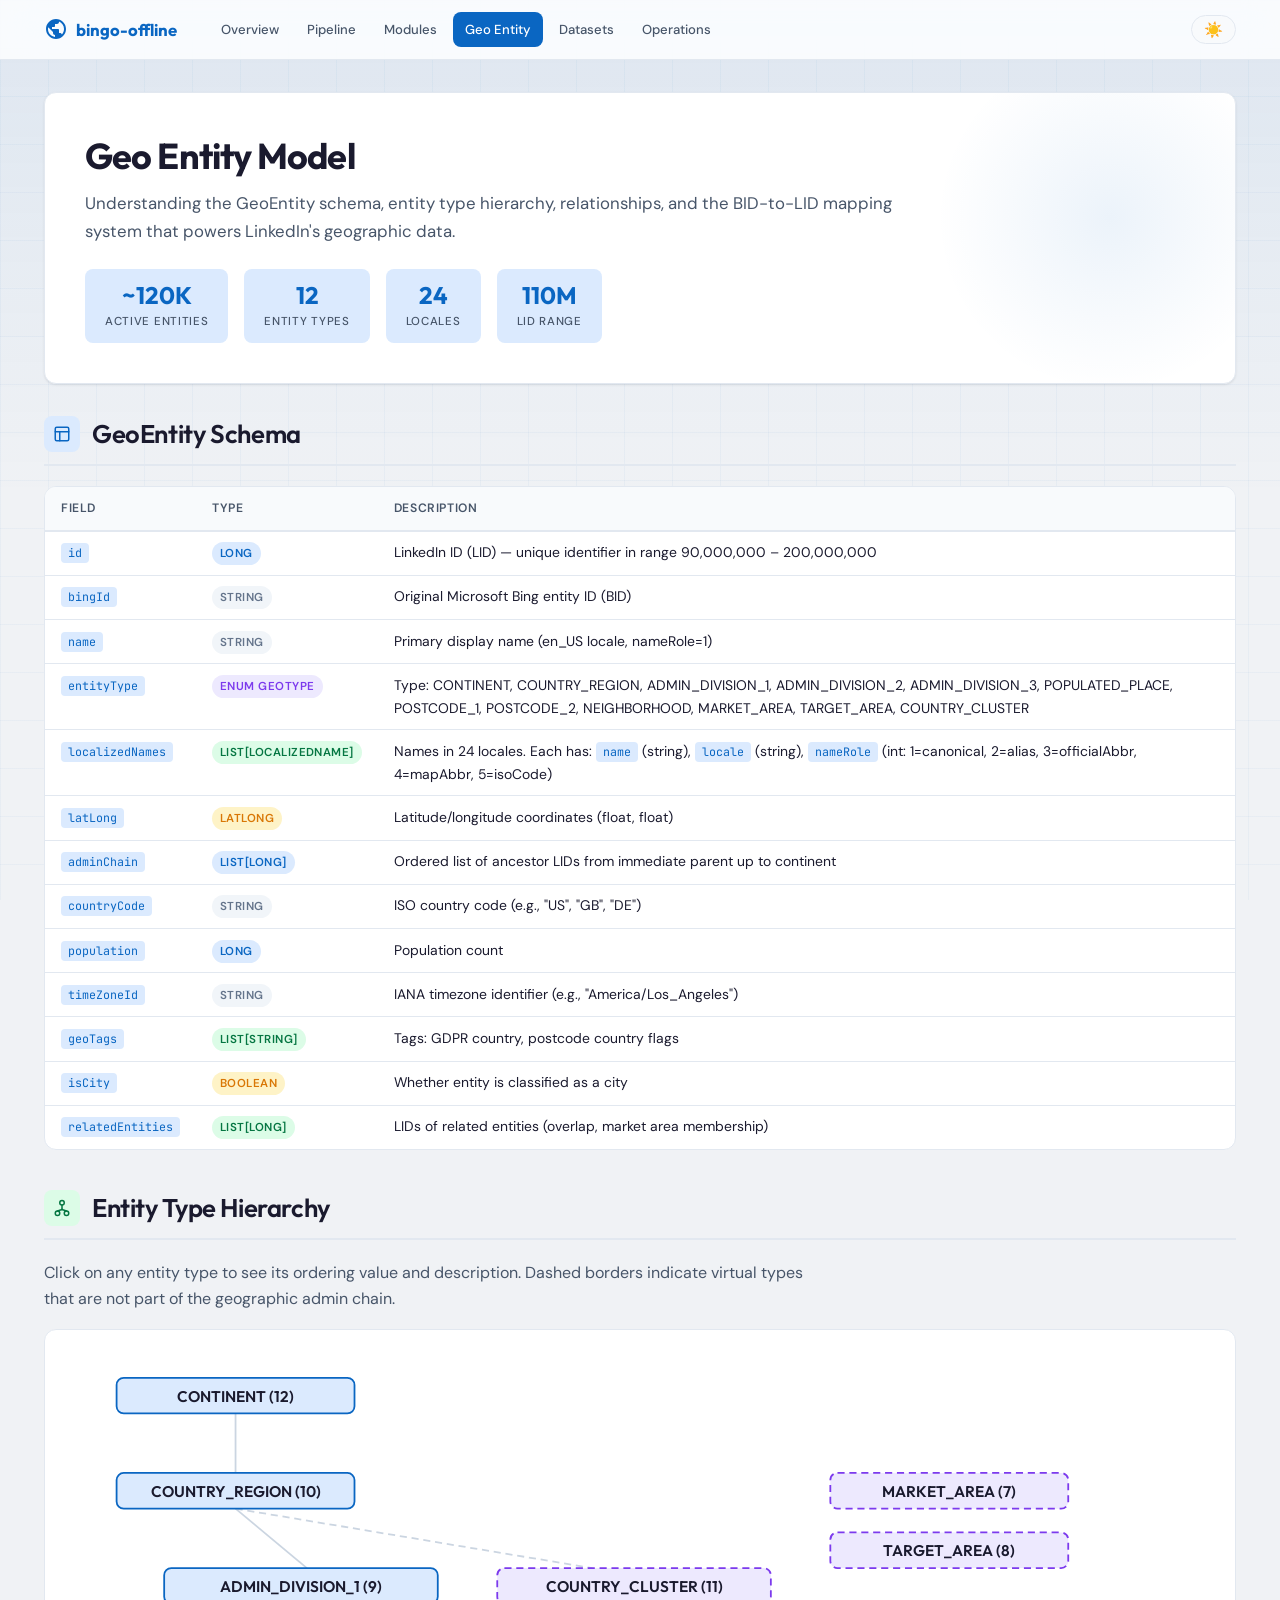
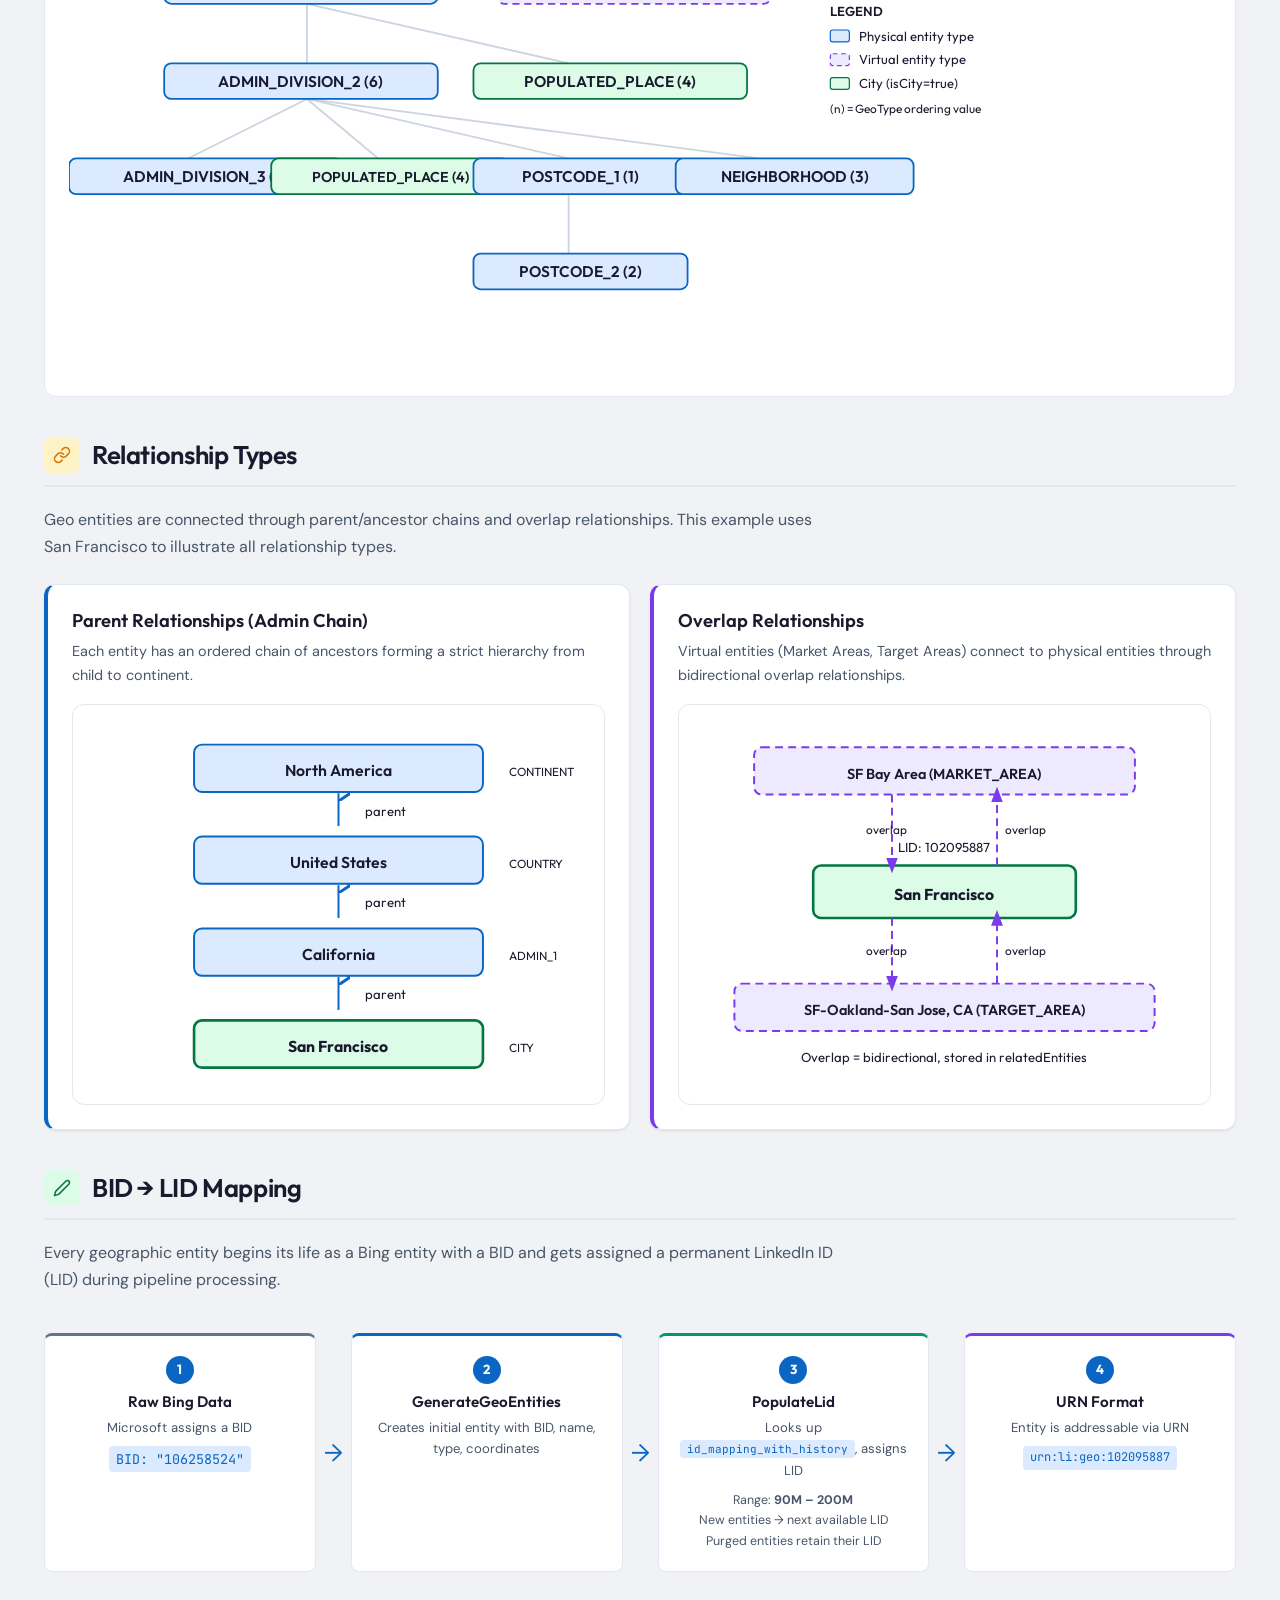
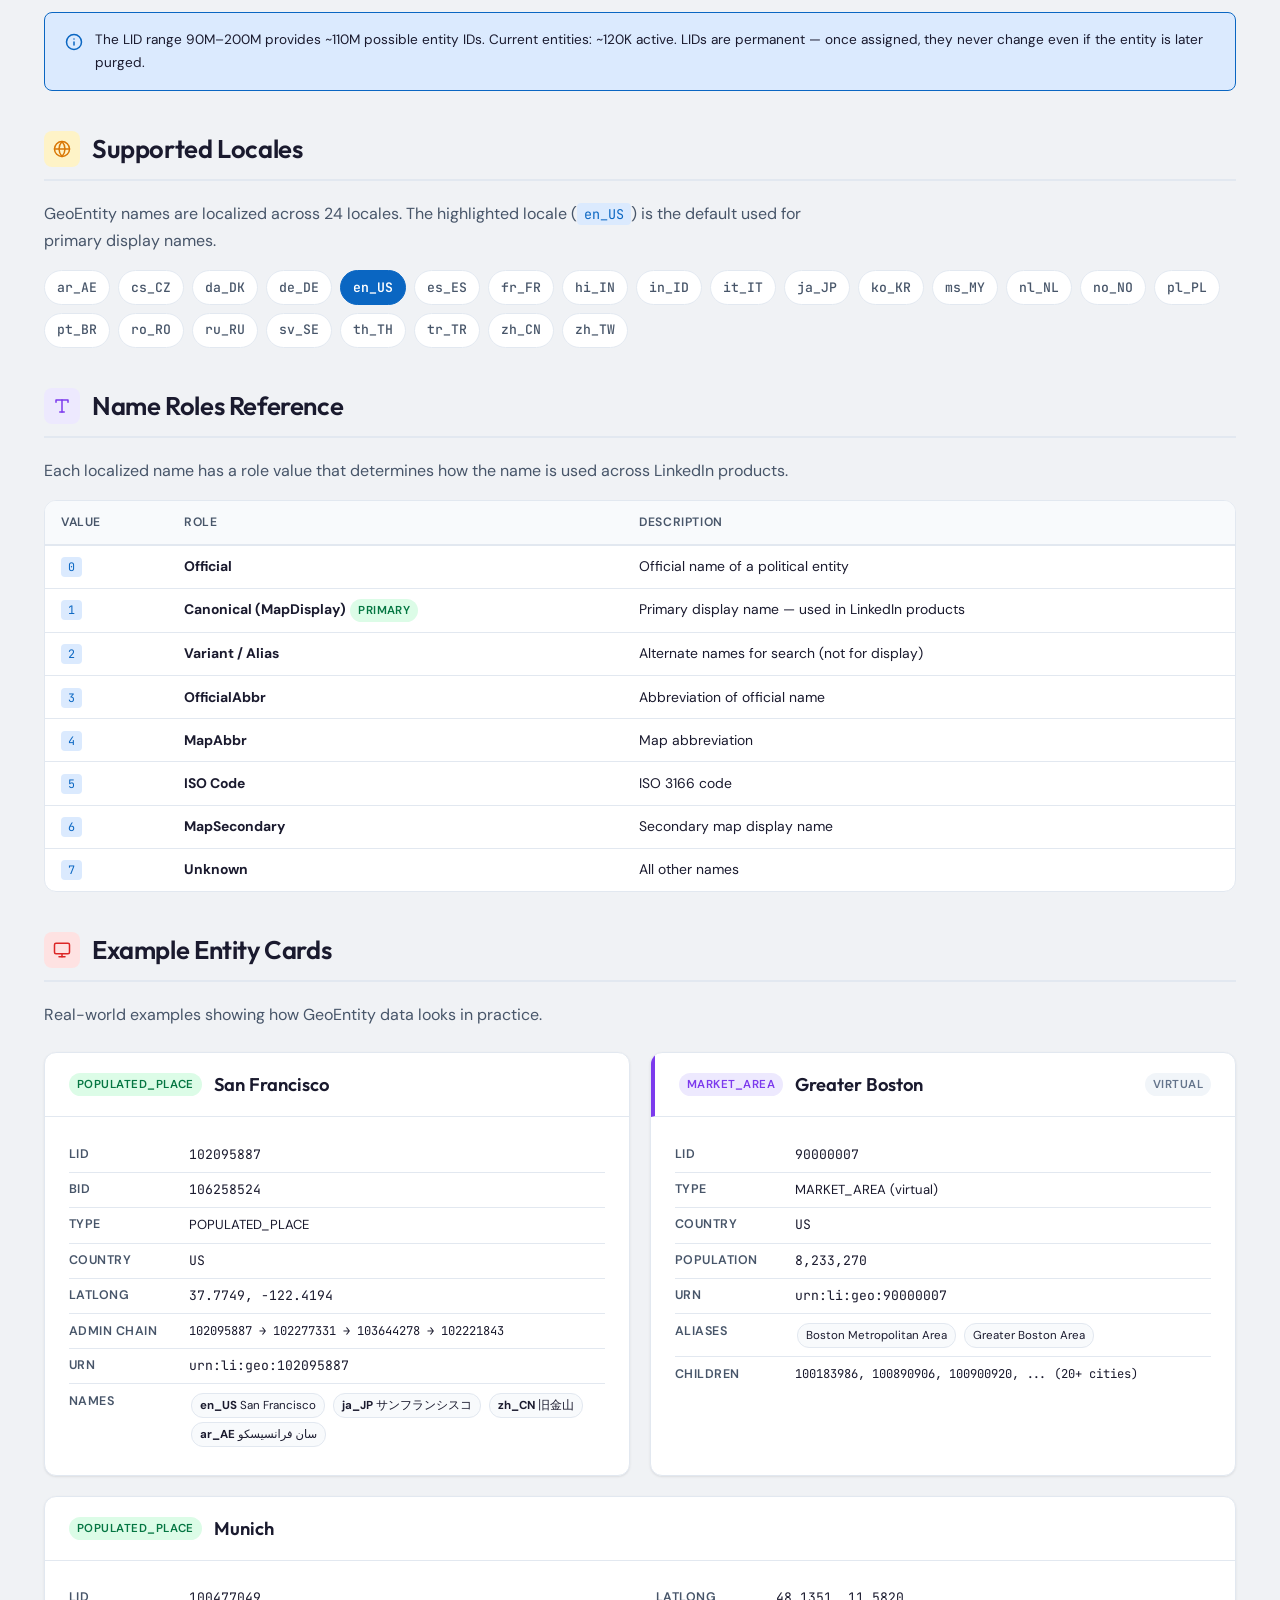
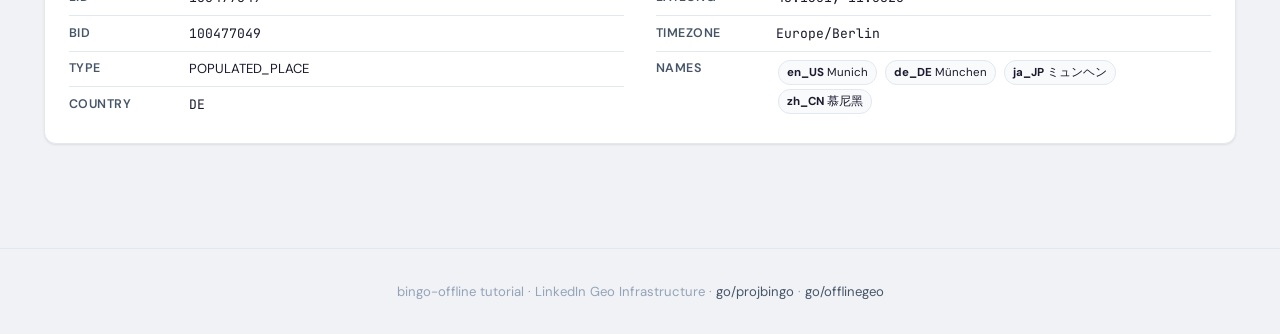
<file: pages/bingo-offline-tutorial/4-geo-entity.html>
<!DOCTYPE html>
<html lang="en" data-theme="light">
<head>
  <meta charset="UTF-8">
  <meta name="viewport" content="width=device-width, initial-scale=1.0">
  <title>Geo Entity Model — bingo-offline Tutorial</title>
  <link rel="preconnect" href="https://fonts.googleapis.com">
  <link href="https://fonts.googleapis.com/css2?family=Outfit:wght@300..800&family=DM+Sans:opsz,wght@9..40,300..600&family=JetBrains+Mono:wght@400;500&display=swap" rel="stylesheet">
  <style>
    /* =============================================
       BINGO-OFFLINE TUTORIAL DESIGN SYSTEM
       Theme: Meridian — Cartographic Data Observatory
       ============================================= */

    /* --- Variables --- */
    :root {
      --bg: #f0f2f5;
      --grid-color: rgba(10,102,194,0.035);
      --surface: #ffffff;
      --surface-hover: #f8fafc;
      --text: #1a1a2e;
      --text-sec: #475569;
      --text-muted: #94a3b8;
      --text-inv: #ffffff;
      --primary: #0a66c2;
      --primary-hover: #004182;
      --primary-light: #dbeafe;
      --primary-glow: rgba(10,102,194,0.08);
      --accent: #057642;
      --accent-light: #dcfce7;
      --warn: #d97706;
      --warn-light: #fef3c7;
      --danger: #dc2626;
      --danger-light: #fee2e2;
      --border: #e2e8f0;
      --border-strong: #cbd5e1;
      --shadow: 0 1px 3px rgba(0,0,0,0.06), 0 1px 2px rgba(0,0,0,0.04);
      --shadow-md: 0 4px 12px rgba(0,0,0,0.07);
      --shadow-lg: 0 12px 40px rgba(0,0,0,0.1);
      --radius: 12px;
      --radius-sm: 8px;
      --radius-xs: 4px;
      --nav-h: 60px;
      --max-w: 1240px;
      --font-d: 'Outfit', -apple-system, system-ui, sans-serif;
      --font-b: 'DM Sans', -apple-system, system-ui, sans-serif;
      --font-m: 'JetBrains Mono', 'SF Mono', 'Cascadia Code', monospace;
      --mod-blue: #0a66c2;
      --mod-purple: #7c3aed;
      --mod-amber: #d97706;
      --mod-green: #059669;
      --mod-red: #dc2626;
      --mod-gray: #64748b;
      --mod-teal: #0891b2;
      --mod-indigo: #4f46e5;
    }
    [data-theme="dark"] {
      --bg: #0a101e;
      --grid-color: rgba(88,166,255,0.025);
      --surface: #111827;
      --surface-hover: #1e293b;
      --text: #e2e8f0;
      --text-sec: #94a3b8;
      --text-muted: #475569;
      --text-inv: #0a101e;
      --primary: #58a6ff;
      --primary-hover: #79b8ff;
      --primary-light: #172554;
      --primary-glow: rgba(88,166,255,0.1);
      --accent: #4ade80;
      --accent-light: #052e16;
      --warn: #fbbf24;
      --warn-light: #422006;
      --danger: #f87171;
      --danger-light: #450a0a;
      --border: #1e293b;
      --border-strong: #334155;
      --shadow: 0 1px 3px rgba(0,0,0,0.3);
      --shadow-md: 0 4px 12px rgba(0,0,0,0.4);
      --shadow-lg: 0 12px 40px rgba(0,0,0,0.5);
    }

    /* --- Reset --- */
    *, *::before, *::after { box-sizing: border-box; margin: 0; padding: 0; }
    html { scroll-behavior: smooth; scroll-padding-top: calc(var(--nav-h) + 24px); }
    body {
      font-family: var(--font-b);
      background: var(--bg);
      color: var(--text);
      line-height: 1.65;
      position: relative;
      overflow-x: hidden;
      -webkit-font-smoothing: antialiased;
    }
    /* Map grid overlay */
    body::before {
      content: '';
      position: fixed; inset: 0;
      background:
        linear-gradient(var(--grid-color) 1px, transparent 1px),
        linear-gradient(90deg, var(--grid-color) 1px, transparent 1px);
      background-size: 48px 48px;
      pointer-events: none; z-index: 0;
    }
    /* Ambient top glow */
    body::after {
      content: '';
      position: fixed; top: 0; left: 0; right: 0; height: 500px;
      background: linear-gradient(180deg, var(--primary-glow) 0%, transparent 100%);
      pointer-events: none; z-index: 0;
    }

    /* --- Typography --- */
    h1, h2, h3, h4, h5 { font-family: var(--font-d); line-height: 1.25; color: var(--text); }
    h1 { font-size: 2.25rem; font-weight: 700; letter-spacing: -0.025em; }
    h2 { font-size: 1.6rem; font-weight: 600; letter-spacing: -0.015em; margin-bottom: 1rem; }
    h3 { font-size: 1.15rem; font-weight: 600; }
    h4 { font-size: 0.95rem; font-weight: 600; }
    p { color: var(--text-sec); max-width: 72ch; }
    a { color: var(--primary); text-decoration: none; transition: color 0.2s; }
    a:hover { color: var(--primary-hover); text-decoration: underline; }
    code {
      font-family: var(--font-m); font-size: 0.84em;
      background: var(--primary-light); color: var(--primary);
      padding: 2px 7px; border-radius: var(--radius-xs);
    }
    pre {
      background: var(--surface); border: 1px solid var(--border);
      border-radius: var(--radius-sm); padding: 1rem 1.25rem; overflow-x: auto;
      font-family: var(--font-m); font-size: 0.84rem; line-height: 1.7;
    }
    pre code { background: none; padding: 0; color: var(--text); font-size: 1em; }

    /* --- Layout --- */
    .container { max-width: var(--max-w); margin: 0 auto; padding: 0 1.5rem; position: relative; z-index: 1; }
    .page-content { padding: calc(var(--nav-h) + 2rem) 0 4rem; }
    .grid-2 { display: grid; grid-template-columns: repeat(2, 1fr); gap: 1.25rem; }
    .grid-3 { display: grid; grid-template-columns: repeat(3, 1fr); gap: 1.25rem; }
    .grid-4 { display: grid; grid-template-columns: repeat(4, 1fr); gap: 1rem; }
    @media (max-width: 900px) { .grid-3 { grid-template-columns: repeat(2, 1fr); } }
    @media (max-width: 768px) {
      .grid-2, .grid-3, .grid-4 { grid-template-columns: 1fr; }
      h1 { font-size: 1.75rem; }
      .container { padding: 0 1rem; }
    }

    /* --- Nav --- */
    nav {
      position: fixed; top: 0; left: 0; right: 0; height: var(--nav-h);
      background: rgba(255,255,255,0.82);
      backdrop-filter: blur(16px) saturate(180%);
      -webkit-backdrop-filter: blur(16px) saturate(180%);
      border-bottom: 1px solid var(--border);
      z-index: 100; display: flex; align-items: center;
    }
    [data-theme="dark"] nav { background: rgba(10,16,30,0.82); }
    .nav-inner {
      max-width: var(--max-w); margin: 0 auto; padding: 0 1.5rem;
      width: 100%; display: flex; align-items: center; gap: 0.5rem;
    }
    .nav-brand {
      font-family: var(--font-d); font-weight: 700; font-size: 1.05rem;
      color: var(--primary); margin-right: 1.5rem; white-space: nowrap;
      display: flex; align-items: center; gap: 0.5rem; text-decoration: none;
    }
    .nav-brand:hover { text-decoration: none; color: var(--primary); }
    .nav-brand svg { width: 24px; height: 24px; fill: currentColor; flex-shrink: 0; }
    .nav-links { display: flex; gap: 0.25rem; overflow-x: auto; flex: 1; scrollbar-width: none; }
    .nav-links::-webkit-scrollbar { display: none; }
    .nav-links a {
      padding: 0.4rem 0.75rem; border-radius: var(--radius-sm);
      font-size: 0.82rem; font-weight: 500; white-space: nowrap;
      color: var(--text-sec); transition: all 0.2s; text-decoration: none;
    }
    .nav-links a:hover { background: var(--primary-light); color: var(--primary); text-decoration: none; }
    .nav-links a[aria-current="page"] {
      background: var(--primary); color: var(--text-inv) !important;
    }
    .theme-toggle {
      background: var(--surface-hover); border: 1px solid var(--border);
      border-radius: 20px; cursor: pointer; padding: 6px 12px;
      font-size: 0.95rem; display: flex; align-items: center; gap: 4px;
      transition: all 0.25s; margin-left: auto; flex-shrink: 0; line-height: 1;
    }
    .theme-toggle:hover { border-color: var(--primary); background: var(--primary-light); }
    @media (max-width: 768px) {
      .nav-links a { padding: 0.35rem 0.5rem; font-size: 0.75rem; }
      .nav-brand { font-size: 0.9rem; margin-right: 0.75rem; }
      .nav-brand span { display: none; }
    }

    /* --- Hero --- */
    .hero {
      background: var(--surface); border: 1px solid var(--border);
      border-radius: var(--radius); padding: 2.5rem;
      margin-bottom: 2rem; position: relative; overflow: hidden;
      box-shadow: var(--shadow);
      animation: heroIn 0.6s ease forwards;
    }
    .hero::before {
      content: ''; position: absolute; top: -50px; right: -50px;
      width: 350px; height: 350px;
      background: radial-gradient(circle, var(--primary-glow) 0%, transparent 70%);
      pointer-events: none;
    }
    .hero h1 { margin-bottom: 0.75rem; position: relative; }
    .hero p { font-size: 1.05rem; position: relative; }
    .hero .subtitle { font-size: 0.95rem; color: var(--text-muted); margin-top: 0.25rem; }
    @keyframes heroIn {
      from { opacity: 0; transform: translateY(16px); }
      to { opacity: 1; transform: translateY(0); }
    }

    /* --- Stats Strip --- */
    .stats-strip { display: flex; gap: 1rem; margin-top: 1.5rem; flex-wrap: wrap; position: relative; }
    .stat {
      display: flex; flex-direction: column; align-items: center;
      padding: 0.75rem 1.25rem; background: var(--primary-light);
      border-radius: var(--radius-sm); min-width: 90px;
    }
    .stat-value {
      font-family: var(--font-d); font-size: 1.5rem; font-weight: 700;
      color: var(--primary); line-height: 1.2;
    }
    .stat-label {
      font-size: 0.72rem; color: var(--text-sec); font-weight: 500;
      text-transform: uppercase; letter-spacing: 0.06em; margin-top: 2px;
    }

    /* --- Card --- */
    .card {
      background: var(--surface); border: 1px solid var(--border);
      border-radius: var(--radius); padding: 1.5rem;
      box-shadow: var(--shadow); transition: all 0.25s;
    }
    .card:hover { box-shadow: var(--shadow-md); border-color: var(--border-strong); }
    .card-accent { border-left: 4px solid var(--primary); }
    .card h3 { margin-bottom: 0.5rem; }
    .card p { font-size: 0.9rem; }

    /* --- Section --- */
    .section { margin-bottom: 2.5rem; }
    .section-header {
      display: flex; align-items: center; gap: 0.75rem;
      margin-bottom: 1.25rem; padding-bottom: 0.75rem;
      border-bottom: 2px solid var(--border);
    }
    .section-header h2 { margin-bottom: 0; }
    .section-icon {
      width: 36px; height: 36px; border-radius: var(--radius-sm);
      display: flex; align-items: center; justify-content: center;
      font-size: 1.1rem; flex-shrink: 0;
    }

    /* --- Accordion --- */
    .accordion { border: 1px solid var(--border); border-radius: var(--radius); overflow: hidden; }
    .accordion-item { border-bottom: 1px solid var(--border); }
    .accordion-item:last-child { border-bottom: none; }
    .accordion-trigger {
      width: 100%; padding: 0.85rem 1.25rem; background: var(--surface);
      border: none; cursor: pointer; display: flex; align-items: center;
      justify-content: space-between; font-family: var(--font-b);
      font-size: 0.92rem; font-weight: 500; color: var(--text);
      transition: background 0.2s; text-align: left;
    }
    .accordion-trigger:hover { background: var(--surface-hover); }
    .accordion-trigger .arrow {
      transition: transform 0.3s; font-size: 0.75rem; color: var(--text-muted);
      flex-shrink: 0; margin-left: 0.75rem;
    }
    .accordion-trigger[aria-expanded="true"] .arrow { transform: rotate(90deg); }
    .accordion-content {
      max-height: 0; overflow: hidden; transition: max-height 0.35s ease;
    }
    .accordion-body { padding: 1rem 1.25rem; background: var(--surface-hover); }

    /* --- Table --- */
    .table-wrap {
      overflow-x: auto; border: 1px solid var(--border);
      border-radius: var(--radius); background: var(--surface);
    }
    table { width: 100%; border-collapse: collapse; font-size: 0.87rem; }
    th {
      text-align: left; padding: 0.7rem 1rem;
      background: var(--surface-hover); font-weight: 600;
      font-size: 0.76rem; text-transform: uppercase; letter-spacing: 0.05em;
      color: var(--text-sec); border-bottom: 2px solid var(--border);
      position: sticky; top: 0;
    }
    td { padding: 0.6rem 1rem; border-bottom: 1px solid var(--border); vertical-align: top; }
    tr:last-child td { border-bottom: none; }
    tr:hover td { background: var(--surface-hover); }

    /* --- Badge --- */
    .badge {
      display: inline-flex; padding: 2px 8px; border-radius: 20px;
      font-size: 0.72rem; font-weight: 600; text-transform: uppercase;
      letter-spacing: 0.04em; white-space: nowrap;
    }
    .badge-blue { background: var(--primary-light); color: var(--primary); }
    .badge-green { background: var(--accent-light); color: var(--accent); }
    .badge-amber { background: var(--warn-light); color: var(--warn); }
    .badge-red { background: var(--danger-light); color: var(--danger); }
    .badge-purple { background: #ede9fe; color: #7c3aed; }
    .badge-gray { background: #f1f5f9; color: #64748b; }
    [data-theme="dark"] .badge-purple { background: #2e1065; }
    [data-theme="dark"] .badge-gray { background: #1e293b; }

    /* --- Search --- */
    .search-box { position: relative; max-width: 400px; }
    .search-box input {
      width: 100%; padding: 0.6rem 1rem 0.6rem 2.5rem;
      background: var(--surface); border: 1px solid var(--border);
      border-radius: var(--radius-sm); font-family: var(--font-b);
      font-size: 0.87rem; color: var(--text); outline: none;
      transition: border-color 0.2s, box-shadow 0.2s;
    }
    .search-box input:focus {
      border-color: var(--primary);
      box-shadow: 0 0 0 3px var(--primary-glow);
    }
    .search-box input::placeholder { color: var(--text-muted); }
    .search-icon {
      position: absolute; left: 0.85rem; top: 50%;
      transform: translateY(-50%); color: var(--text-muted);
      font-size: 0.9rem; pointer-events: none;
    }

    /* --- Filter Chips --- */
    .filter-bar { display: flex; gap: 0.5rem; flex-wrap: wrap; margin-bottom: 1.25rem; }
    .chip {
      padding: 0.4rem 0.85rem; border-radius: 20px;
      border: 1px solid var(--border); background: var(--surface);
      font-size: 0.82rem; font-weight: 500; cursor: pointer;
      transition: all 0.2s; color: var(--text-sec); font-family: var(--font-b);
    }
    .chip:hover, .chip.active {
      background: var(--primary); color: var(--text-inv); border-color: var(--primary);
    }

    /* --- Tooltip --- */
    [data-tip] { position: relative; cursor: help; }
    [data-tip]::after {
      content: attr(data-tip);
      visibility: hidden; opacity: 0;
      position: absolute; bottom: calc(100% + 6px); left: 50%;
      transform: translateX(-50%);
      background: var(--text); color: var(--bg); padding: 4px 10px;
      border-radius: var(--radius-xs); font-size: 0.76rem;
      white-space: nowrap; transition: all 0.2s; z-index: 50;
      pointer-events: none;
    }
    [data-tip]:hover::after { visibility: visible; opacity: 1; }

    /* --- SVG Diagram --- */
    .diagram-wrap {
      background: var(--surface); border: 1px solid var(--border);
      border-radius: var(--radius); padding: 1.5rem; overflow-x: auto;
    }
    .diagram-wrap svg { max-width: 100%; height: auto; display: block; }
    .diagram-wrap svg text {
      font-family: var(--font-d); fill: var(--text);
    }

    /* --- Slide-out Panel --- */
    .panel-overlay {
      position: fixed; inset: 0; background: rgba(0,0,0,0.3);
      z-index: 89; opacity: 0; visibility: hidden; transition: all 0.3s;
    }
    .panel-overlay.open { opacity: 1; visibility: visible; }
    .detail-panel {
      position: fixed; top: 0; right: 0; bottom: 0;
      width: 400px; max-width: 90vw; background: var(--surface);
      border-left: 1px solid var(--border); box-shadow: var(--shadow-lg);
      transform: translateX(100%); transition: transform 0.3s ease;
      z-index: 90; overflow-y: auto; padding: calc(var(--nav-h) + 1.5rem) 1.5rem 1.5rem;
    }
    .detail-panel.open { transform: translateX(0); }
    .panel-close {
      position: absolute; top: calc(var(--nav-h) + 0.75rem); right: 1rem;
      background: var(--surface-hover); border: 1px solid var(--border);
      border-radius: 50%; width: 32px; height: 32px; cursor: pointer;
      display: flex; align-items: center; justify-content: center;
      font-size: 1.1rem; color: var(--text-sec); transition: all 0.2s;
    }
    .panel-close:hover { background: var(--danger-light); color: var(--danger); }

    /* --- Quick Links --- */
    .quick-links { display: flex; gap: 0.75rem; flex-wrap: wrap; margin-top: 1.5rem; position: relative; }
    .quick-link {
      display: inline-flex; align-items: center; gap: 0.4rem;
      padding: 0.5rem 1rem; background: var(--surface);
      border: 1px solid var(--border); border-radius: var(--radius-sm);
      font-size: 0.85rem; font-weight: 500; transition: all 0.2s;
    }
    .quick-link:hover {
      border-color: var(--primary); color: var(--primary);
      background: var(--primary-light); text-decoration: none;
    }

    /* --- Flow Strip --- */
    .flow-strip {
      display: flex; align-items: center; gap: 0; overflow-x: auto;
      padding: 1rem 0; scrollbar-width: none;
    }
    .flow-strip::-webkit-scrollbar { display: none; }
    .flow-step {
      padding: 0.45rem 0.9rem; background: var(--primary-light);
      color: var(--primary); font-size: 0.8rem; font-weight: 600;
      white-space: nowrap; border-radius: var(--radius-xs);
    }
    .flow-arrow {
      color: var(--text-muted); padding: 0 0.4rem;
      font-size: 0.85rem; flex-shrink: 0;
    }

    /* --- Sidebar Layout --- */
    .with-sidebar {
      display: grid; grid-template-columns: 220px 1fr; gap: 1.5rem;
    }
    .sidebar {
      position: sticky; top: calc(var(--nav-h) + 1.5rem);
      align-self: start; height: fit-content;
    }
    .sidebar-nav a {
      display: block; padding: 0.5rem 0.75rem; border-radius: var(--radius-sm);
      font-size: 0.87rem; color: var(--text-sec); border-left: 3px solid transparent;
      transition: all 0.2s; text-decoration: none; margin-bottom: 2px;
    }
    .sidebar-nav a:hover { background: var(--surface-hover); color: var(--text); text-decoration: none; }
    .sidebar-nav a.active {
      background: var(--primary-light); color: var(--primary);
      border-left-color: var(--primary); font-weight: 600;
    }
    @media (max-width: 900px) {
      .with-sidebar { grid-template-columns: 1fr; }
      .sidebar {
        position: static; display: flex; gap: 0.5rem; overflow-x: auto;
        padding-bottom: 0.5rem; scrollbar-width: none;
      }
      .sidebar::-webkit-scrollbar { display: none; }
      .sidebar-nav { display: flex; gap: 0.25rem; }
      .sidebar-nav a { white-space: nowrap; border-left: none; border-bottom: 3px solid transparent; margin-bottom: 0; }
      .sidebar-nav a.active { border-bottom-color: var(--primary); border-left-color: transparent; }
    }

    /* --- Animations --- */
    .fade-in {
      opacity: 0; transform: translateY(14px);
      transition: opacity 0.5s ease, transform 0.5s ease;
    }
    .fade-in.visible { opacity: 1; transform: translateY(0); }
    .fade-in:nth-child(2) { transition-delay: 0.05s; }
    .fade-in:nth-child(3) { transition-delay: 0.1s; }
    .fade-in:nth-child(4) { transition-delay: 0.15s; }
    @media (prefers-reduced-motion: reduce) {
      .fade-in { opacity: 1; transform: none; transition: none; }
    }

    /* --- Footer --- */
    footer {
      border-top: 1px solid var(--border); padding: 2rem 0;
      text-align: center; color: var(--text-muted); font-size: 0.82rem;
      position: relative; z-index: 1;
    }
    footer a { color: var(--text-sec); }

    /* --- Utility --- */
    .mt-1 { margin-top: 0.5rem; }
    .mt-2 { margin-top: 1rem; }
    .mt-3 { margin-top: 1.5rem; }
    .mt-4 { margin-top: 2rem; }
    .mb-1 { margin-bottom: 0.5rem; }
    .mb-2 { margin-bottom: 1rem; }
    .mb-3 { margin-bottom: 1.5rem; }
    .flex { display: flex; }
    .flex-wrap { flex-wrap: wrap; }
    .items-center { align-items: center; }
    .gap-sm { gap: 0.5rem; }
    .gap-md { gap: 1rem; }
    .text-sm { font-size: 0.85rem; }
    .text-xs { font-size: 0.78rem; }
    .font-mono { font-family: var(--font-m); }
    .font-display { font-family: var(--font-d); }
    .fw-600 { font-weight: 600; }
    .color-blue { color: var(--mod-blue); }
    .color-purple { color: var(--mod-purple); }
    .color-amber { color: var(--mod-amber); }
    .color-green { color: var(--mod-green); }
    .color-red { color: var(--mod-red); }
    .color-gray { color: var(--mod-gray); }
    .color-teal { color: var(--mod-teal); }
    .color-indigo { color: var(--mod-indigo); }
    .hidden { display: none !important; }
    .sr-only { position: absolute; width: 1px; height: 1px; overflow: hidden; clip: rect(0,0,0,0); }

    /* =============================================
       PAGE-SPECIFIC STYLES: Geo Entity Model
       ============================================= */

    /* SVG interactive hierarchy */
    .hierarchy-node {
      cursor: pointer;
      transition: all 0.2s;
    }
    .hierarchy-node:hover rect,
    .hierarchy-node:hover .node-box {
      filter: brightness(0.92);
    }
    .hierarchy-node.selected rect,
    .hierarchy-node.selected .node-box {
      stroke-width: 3;
      filter: drop-shadow(0 2px 8px rgba(10,102,194,0.3));
    }

    /* Tooltip for SVG nodes */
    .svg-tooltip {
      position: absolute;
      background: var(--text);
      color: var(--bg);
      padding: 8px 14px;
      border-radius: var(--radius-xs);
      font-size: 0.8rem;
      pointer-events: none;
      z-index: 60;
      opacity: 0;
      transition: opacity 0.2s;
      white-space: nowrap;
      font-family: var(--font-b);
    }
    .svg-tooltip.visible {
      opacity: 1;
    }

    /* Locale chips */
    .locale-grid {
      display: flex;
      flex-wrap: wrap;
      gap: 0.5rem;
    }
    .locale-chip {
      padding: 0.35rem 0.75rem;
      border-radius: 20px;
      border: 1px solid var(--border);
      background: var(--surface);
      font-size: 0.82rem;
      font-weight: 500;
      font-family: var(--font-m);
      color: var(--text-sec);
      transition: all 0.2s;
    }
    .locale-chip.default {
      background: var(--primary);
      color: var(--text-inv);
      border-color: var(--primary);
      font-weight: 600;
    }

    /* BID-to-LID flow */
    .mapping-flow {
      display: flex;
      align-items: stretch;
      gap: 0;
      overflow-x: auto;
      padding: 1.5rem 0;
      scrollbar-width: none;
    }
    .mapping-flow::-webkit-scrollbar { display: none; }
    .mapping-step {
      flex: 1;
      min-width: 180px;
      padding: 1.25rem;
      background: var(--surface);
      border: 1px solid var(--border);
      border-radius: var(--radius-sm);
      text-align: center;
      position: relative;
    }
    .mapping-step .step-num {
      display: inline-flex;
      align-items: center;
      justify-content: center;
      width: 28px;
      height: 28px;
      border-radius: 50%;
      background: var(--primary);
      color: var(--text-inv);
      font-family: var(--font-d);
      font-weight: 700;
      font-size: 0.82rem;
      margin-bottom: 0.5rem;
    }
    .mapping-step h4 {
      margin-bottom: 0.35rem;
    }
    .mapping-step p {
      font-size: 0.82rem;
      max-width: none;
    }
    .mapping-arrow {
      display: flex;
      align-items: center;
      padding: 0 0.5rem;
      color: var(--primary);
      font-size: 1.5rem;
      flex-shrink: 0;
    }

    /* Info card */
    .info-card {
      background: var(--primary-light);
      border: 1px solid var(--primary);
      border-radius: var(--radius-sm);
      padding: 1rem 1.25rem;
      margin-top: 1rem;
      display: flex;
      gap: 0.75rem;
      align-items: flex-start;
    }
    .info-card .info-icon {
      flex-shrink: 0;
      font-size: 1.1rem;
      margin-top: 2px;
    }
    .info-card p {
      font-size: 0.85rem;
      color: var(--text);
      max-width: none;
    }

    /* Entity example cards */
    .entity-card {
      background: var(--surface);
      border: 1px solid var(--border);
      border-radius: var(--radius);
      overflow: hidden;
      box-shadow: var(--shadow);
      transition: all 0.25s;
    }
    .entity-card:hover {
      box-shadow: var(--shadow-md);
      border-color: var(--border-strong);
    }
    .entity-card-header {
      padding: 1.25rem 1.5rem;
      border-bottom: 1px solid var(--border);
      display: flex;
      align-items: center;
      gap: 0.75rem;
    }
    .entity-card-header h3 {
      margin-bottom: 0;
    }
    .entity-card-body {
      padding: 1.25rem 1.5rem;
    }
    .entity-field {
      display: flex;
      padding: 0.4rem 0;
      border-bottom: 1px solid var(--border);
      font-size: 0.85rem;
    }
    .entity-field:last-child {
      border-bottom: none;
    }
    .entity-field-label {
      width: 120px;
      flex-shrink: 0;
      font-weight: 600;
      color: var(--text-sec);
      font-size: 0.78rem;
      text-transform: uppercase;
      letter-spacing: 0.04em;
    }
    .entity-field-value {
      color: var(--text);
      font-family: var(--font-m);
      font-size: 0.82rem;
      word-break: break-all;
    }
    .entity-field-value .locale-badge {
      display: inline-block;
      padding: 2px 8px;
      margin: 2px;
      border-radius: 12px;
      font-size: 0.72rem;
      background: var(--surface-hover);
      border: 1px solid var(--border);
      font-family: var(--font-b);
    }
    .entity-card.virtual .entity-card-header {
      border-left: 4px solid var(--mod-purple);
    }
  </style>
</head>
<body>
  <!-- Navigation -->
  <nav>
    <div class="nav-inner">
      <a class="nav-brand" href="1-overview.html">
        <svg viewBox="0 0 24 24"><path d="M12 2C6.48 2 2 6.48 2 12s4.48 10 10 10 10-4.48 10-10S17.52 2 12 2zm-1 17.93c-3.95-.49-7-3.85-7-7.93 0-.62.08-1.21.21-1.79L9 15v1c0 1.1.9 2 2 2v1.93zm6.9-2.54c-.26-.81-1-1.39-1.9-1.39h-1v-3c0-.55-.45-1-1-1H8v-2h2c.55 0 1-.45 1-1V7h2c1.1 0 2-.9 2-2v-.41c2.93 1.19 5 4.06 5 7.41 0 2.08-.8 3.97-2.1 5.39z"/></svg>
        <span>bingo-offline</span>
      </a>
      <div class="nav-links">
        <a href="1-overview.html">Overview</a>
        <a href="2-pipeline.html">Pipeline</a>
        <a href="3-modules.html">Modules</a>
        <a href="4-geo-entity.html" aria-current="page">Geo Entity</a>
        <a href="5-datasets.html">Datasets</a>
        <a href="6-operations.html">Operations</a>
      </div>
      <button class="theme-toggle" onclick="toggleTheme()" title="Toggle dark mode">
        <span class="theme-icon"></span>
      </button>
    </div>
  </nav>

  <main class="page-content">
    <div class="container">

      <!-- Hero -->
      <div class="hero">
        <h1>Geo Entity Model</h1>
        <p>Understanding the GeoEntity schema, entity type hierarchy, relationships, and the BID-to-LID mapping system that powers LinkedIn's geographic data.</p>
        <div class="stats-strip">
          <div class="stat">
            <span class="stat-value">~120K</span>
            <span class="stat-label">Active Entities</span>
          </div>
          <div class="stat">
            <span class="stat-value">12</span>
            <span class="stat-label">Entity Types</span>
          </div>
          <div class="stat">
            <span class="stat-value">24</span>
            <span class="stat-label">Locales</span>
          </div>
          <div class="stat">
            <span class="stat-value">110M</span>
            <span class="stat-label">LID Range</span>
          </div>
        </div>
      </div>

      <!-- Section 1: GeoEntity Schema -->
      <div class="section fade-in" id="schema">
        <div class="section-header">
          <div class="section-icon" style="background: var(--primary-light); color: var(--primary);">
            <svg width="18" height="18" viewBox="0 0 24 24" fill="none" stroke="currentColor" stroke-width="2" stroke-linecap="round" stroke-linejoin="round"><rect x="3" y="3" width="18" height="18" rx="2"/><line x1="3" y1="9" x2="21" y2="9"/><line x1="9" y1="21" x2="9" y2="9"/></svg>
          </div>
          <h2>GeoEntity Schema</h2>
        </div>
        <div class="table-wrap">
          <table>
            <thead>
              <tr>
                <th>Field</th>
                <th>Type</th>
                <th>Description</th>
              </tr>
            </thead>
            <tbody>
              <tr>
                <td><code>id</code></td>
                <td><span class="badge badge-blue">long</span></td>
                <td>LinkedIn ID (LID) &mdash; unique identifier in range 90,000,000 &ndash; 200,000,000</td>
              </tr>
              <tr>
                <td><code>bingId</code></td>
                <td><span class="badge badge-gray">string</span></td>
                <td>Original Microsoft Bing entity ID (BID)</td>
              </tr>
              <tr>
                <td><code>name</code></td>
                <td><span class="badge badge-gray">string</span></td>
                <td>Primary display name (en_US locale, nameRole=1)</td>
              </tr>
              <tr>
                <td><code>entityType</code></td>
                <td><span class="badge badge-purple">enum GeoType</span></td>
                <td>Type: CONTINENT, COUNTRY_REGION, ADMIN_DIVISION_1, ADMIN_DIVISION_2, ADMIN_DIVISION_3, POPULATED_PLACE, POSTCODE_1, POSTCODE_2, NEIGHBORHOOD, MARKET_AREA, TARGET_AREA, COUNTRY_CLUSTER</td>
              </tr>
              <tr>
                <td><code>localizedNames</code></td>
                <td><span class="badge badge-green">List[LocalizedName]</span></td>
                <td>Names in 24 locales. Each has: <code>name</code> (string), <code>locale</code> (string), <code>nameRole</code> (int: 1=canonical, 2=alias, 3=officialAbbr, 4=mapAbbr, 5=isoCode)</td>
              </tr>
              <tr>
                <td><code>latLong</code></td>
                <td><span class="badge badge-amber">LatLong</span></td>
                <td>Latitude/longitude coordinates (float, float)</td>
              </tr>
              <tr>
                <td><code>adminChain</code></td>
                <td><span class="badge badge-blue">List[long]</span></td>
                <td>Ordered list of ancestor LIDs from immediate parent up to continent</td>
              </tr>
              <tr>
                <td><code>countryCode</code></td>
                <td><span class="badge badge-gray">string</span></td>
                <td>ISO country code (e.g., "US", "GB", "DE")</td>
              </tr>
              <tr>
                <td><code>population</code></td>
                <td><span class="badge badge-blue">long</span></td>
                <td>Population count</td>
              </tr>
              <tr>
                <td><code>timeZoneId</code></td>
                <td><span class="badge badge-gray">string</span></td>
                <td>IANA timezone identifier (e.g., "America/Los_Angeles")</td>
              </tr>
              <tr>
                <td><code>geoTags</code></td>
                <td><span class="badge badge-green">List[string]</span></td>
                <td>Tags: GDPR country, postcode country flags</td>
              </tr>
              <tr>
                <td><code>isCity</code></td>
                <td><span class="badge badge-amber">boolean</span></td>
                <td>Whether entity is classified as a city</td>
              </tr>
              <tr>
                <td><code>relatedEntities</code></td>
                <td><span class="badge badge-green">List[long]</span></td>
                <td>LIDs of related entities (overlap, market area membership)</td>
              </tr>
            </tbody>
          </table>
        </div>
      </div>

      <!-- Section 2: Entity Type Hierarchy -->
      <div class="section fade-in" id="hierarchy">
        <div class="section-header">
          <div class="section-icon" style="background: var(--accent-light); color: var(--accent);">
            <svg width="18" height="18" viewBox="0 0 24 24" fill="none" stroke="currentColor" stroke-width="2" stroke-linecap="round" stroke-linejoin="round"><circle cx="12" cy="5" r="3"/><line x1="12" y1="8" x2="12" y2="14"/><circle cx="6" cy="19" r="3"/><circle cx="18" cy="19" r="3"/><line x1="12" y1="14" x2="6" y2="16"/><line x1="12" y1="14" x2="18" y2="16"/></svg>
          </div>
          <h2>Entity Type Hierarchy</h2>
        </div>
        <p class="mb-2">Click on any entity type to see its ordering value and description. Dashed borders indicate virtual types that are not part of the geographic admin chain.</p>
        <div class="diagram-wrap" style="position: relative;">
          <div class="svg-tooltip" id="hierarchy-tooltip"></div>
          <svg id="hierarchy-svg" viewBox="0 0 960 520" xmlns="http://www.w3.org/2000/svg">
            <!-- Connector lines -->
            <g class="connectors" stroke="var(--border-strong)" stroke-width="1.5" fill="none">
              <!-- CONTINENT -> COUNTRY_REGION -->
              <line x1="140" y1="50" x2="140" y2="100"/>
              <!-- COUNTRY_REGION -> ADMIN_DIVISION_1 -->
              <line x1="140" y1="130" x2="200" y2="180"/>
              <!-- COUNTRY_REGION -> COUNTRY_CLUSTER -->
              <line x1="140" y1="130" x2="440" y2="180" stroke-dasharray="6,4"/>
              <!-- ADMIN_DIVISION_1 -> ADMIN_DIVISION_2 -->
              <line x1="200" y1="210" x2="200" y2="260"/>
              <!-- ADMIN_DIVISION_1 -> POPULATED_PLACE (directly under AD1) -->
              <line x1="200" y1="210" x2="420" y2="260"/>
              <!-- ADMIN_DIVISION_2 -> ADMIN_DIVISION_3 -->
              <line x1="200" y1="290" x2="100" y2="340"/>
              <!-- ADMIN_DIVISION_2 -> POPULATED_PLACE -->
              <line x1="200" y1="290" x2="260" y2="340"/>
              <!-- ADMIN_DIVISION_2 -> POSTCODE_1 -->
              <line x1="200" y1="290" x2="420" y2="340"/>
              <!-- ADMIN_DIVISION_2 -> NEIGHBORHOOD -->
              <line x1="200" y1="290" x2="580" y2="340"/>
              <!-- POSTCODE_1 -> POSTCODE_2 -->
              <line x1="420" y1="370" x2="420" y2="420"/>
            </g>

            <!-- CONTINENT -->
            <g class="hierarchy-node" data-type="CONTINENT" data-order="12" data-desc="Top-level geographic division (e.g., North America, Europe)" onclick="selectNode(this)" transform="translate(40, 20)">
              <rect class="node-box" x="0" y="0" width="200" height="30" rx="6" fill="var(--primary-light)" stroke="var(--primary)" stroke-width="1.5"/>
              <text x="100" y="20" text-anchor="middle" font-size="13" font-weight="600" fill="var(--primary)">CONTINENT (12)</text>
            </g>

            <!-- COUNTRY_REGION -->
            <g class="hierarchy-node" data-type="COUNTRY_REGION" data-order="10" data-desc="Sovereign nation or territory (e.g., United States, Germany)" onclick="selectNode(this)" transform="translate(40, 100)">
              <rect class="node-box" x="0" y="0" width="200" height="30" rx="6" fill="var(--primary-light)" stroke="var(--primary)" stroke-width="1.5"/>
              <text x="100" y="20" text-anchor="middle" font-size="13" font-weight="600" fill="var(--primary)">COUNTRY_REGION (10)</text>
            </g>

            <!-- ADMIN_DIVISION_1 -->
            <g class="hierarchy-node" data-type="ADMIN_DIVISION_1" data-order="9" data-desc="First-level administrative division (e.g., California, Bavaria)" onclick="selectNode(this)" transform="translate(80, 180)">
              <rect class="node-box" x="0" y="0" width="230" height="30" rx="6" fill="var(--primary-light)" stroke="var(--primary)" stroke-width="1.5"/>
              <text x="115" y="20" text-anchor="middle" font-size="13" font-weight="600" fill="var(--primary)">ADMIN_DIVISION_1 (9)</text>
            </g>

            <!-- COUNTRY_CLUSTER -->
            <g class="hierarchy-node" data-type="COUNTRY_CLUSTER" data-order="11" data-desc="Virtual grouping of countries (e.g., Benelux, Nordic Countries)" onclick="selectNode(this)" transform="translate(360, 180)">
              <rect class="node-box" x="0" y="0" width="230" height="30" rx="6" fill="#ede9fe" stroke="var(--mod-purple)" stroke-width="1.5" stroke-dasharray="6,4"/>
              <text x="115" y="20" text-anchor="middle" font-size="13" font-weight="600" fill="var(--mod-purple)">COUNTRY_CLUSTER (11)</text>
            </g>

            <!-- ADMIN_DIVISION_2 -->
            <g class="hierarchy-node" data-type="ADMIN_DIVISION_2" data-order="6" data-desc="Second-level admin division (e.g., San Francisco County)" onclick="selectNode(this)" transform="translate(80, 260)">
              <rect class="node-box" x="0" y="0" width="230" height="30" rx="6" fill="var(--primary-light)" stroke="var(--primary)" stroke-width="1.5"/>
              <text x="115" y="20" text-anchor="middle" font-size="13" font-weight="600" fill="var(--primary)">ADMIN_DIVISION_2 (6)</text>
            </g>

            <!-- POPULATED_PLACE (under AD1) -->
            <g class="hierarchy-node" data-type="POPULATED_PLACE" data-order="4" data-desc="City or town — the most common entity type in member profiles" onclick="selectNode(this)" transform="translate(340, 260)">
              <rect class="node-box" x="0" y="0" width="230" height="30" rx="6" fill="var(--accent-light)" stroke="var(--accent)" stroke-width="1.5"/>
              <text x="115" y="20" text-anchor="middle" font-size="13" font-weight="600" fill="var(--accent)">POPULATED_PLACE (4)</text>
            </g>

            <!-- ADMIN_DIVISION_3 -->
            <g class="hierarchy-node" data-type="ADMIN_DIVISION_3" data-order="5" data-desc="Third-level admin division (e.g., Arrondissement, Bezirk)" onclick="selectNode(this)" transform="translate(0, 340)">
              <rect class="node-box" x="0" y="0" width="230" height="30" rx="6" fill="var(--primary-light)" stroke="var(--primary)" stroke-width="1.5"/>
              <text x="115" y="20" text-anchor="middle" font-size="13" font-weight="600" fill="var(--primary)">ADMIN_DIVISION_3 (5)</text>
            </g>

            <!-- POPULATED_PLACE (under AD2) -->
            <g class="hierarchy-node" data-type="POPULATED_PLACE" data-order="4" data-desc="City or town — the most common entity type in member profiles" onclick="selectNode(this)" transform="translate(170, 340)">
              <rect class="node-box" x="0" y="0" width="200" height="30" rx="6" fill="var(--accent-light)" stroke="var(--accent)" stroke-width="1.5"/>
              <text x="100" y="20" text-anchor="middle" font-size="12" font-weight="600" fill="var(--accent)">POPULATED_PLACE (4)</text>
            </g>

            <!-- POSTCODE_1 -->
            <g class="hierarchy-node" data-type="POSTCODE_1" data-order="1" data-desc="Primary postal code region (e.g., 94105)" onclick="selectNode(this)" transform="translate(340, 340)">
              <rect class="node-box" x="0" y="0" width="180" height="30" rx="6" fill="var(--primary-light)" stroke="var(--primary)" stroke-width="1.5"/>
              <text x="90" y="20" text-anchor="middle" font-size="13" font-weight="600" fill="var(--primary)">POSTCODE_1 (1)</text>
            </g>

            <!-- NEIGHBORHOOD -->
            <g class="hierarchy-node" data-type="NEIGHBORHOOD" data-order="3" data-desc="Sub-city neighborhood (e.g., SoMa, Mission District)" onclick="selectNode(this)" transform="translate(510, 340)">
              <rect class="node-box" x="0" y="0" width="200" height="30" rx="6" fill="var(--primary-light)" stroke="var(--primary)" stroke-width="1.5"/>
              <text x="100" y="20" text-anchor="middle" font-size="13" font-weight="600" fill="var(--primary)">NEIGHBORHOOD (3)</text>
            </g>

            <!-- POSTCODE_2 -->
            <g class="hierarchy-node" data-type="POSTCODE_2" data-order="2" data-desc="Secondary postal code subdivision (e.g., 94105-1234)" onclick="selectNode(this)" transform="translate(340, 420)">
              <rect class="node-box" x="0" y="0" width="180" height="30" rx="6" fill="var(--primary-light)" stroke="var(--primary)" stroke-width="1.5"/>
              <text x="90" y="20" text-anchor="middle" font-size="13" font-weight="600" fill="var(--primary)">POSTCODE_2 (2)</text>
            </g>

            <!-- MARKET_AREA -->
            <g class="hierarchy-node" data-type="MARKET_AREA" data-order="7" data-desc="Virtual market area grouping (e.g., San Francisco Bay Area, Greater Boston)" onclick="selectNode(this)" transform="translate(640, 100)">
              <rect class="node-box" x="0" y="0" width="200" height="30" rx="6" fill="#ede9fe" stroke="var(--mod-purple)" stroke-width="1.5" stroke-dasharray="6,4"/>
              <text x="100" y="20" text-anchor="middle" font-size="13" font-weight="600" fill="var(--mod-purple)">MARKET_AREA (7)</text>
            </g>

            <!-- TARGET_AREA -->
            <g class="hierarchy-node" data-type="TARGET_AREA" data-order="8" data-desc="Virtual target area for advertising (e.g., SF-Oakland-San Jose DMA)" onclick="selectNode(this)" transform="translate(640, 150)">
              <rect class="node-box" x="0" y="0" width="200" height="30" rx="6" fill="#ede9fe" stroke="var(--mod-purple)" stroke-width="1.5" stroke-dasharray="6,4"/>
              <text x="100" y="20" text-anchor="middle" font-size="13" font-weight="600" fill="var(--mod-purple)">TARGET_AREA (8)</text>
            </g>

            <!-- Legend -->
            <g transform="translate(640, 220)">
              <text x="0" y="0" font-size="11" font-weight="600" fill="var(--text-sec)">LEGEND</text>
              <rect x="0" y="12" width="16" height="10" rx="2" fill="var(--primary-light)" stroke="var(--primary)" stroke-width="1"/>
              <text x="24" y="21" font-size="11" fill="var(--text-sec)">Physical entity type</text>
              <rect x="0" y="32" width="16" height="10" rx="2" fill="#ede9fe" stroke="var(--mod-purple)" stroke-width="1" stroke-dasharray="4,3"/>
              <text x="24" y="41" font-size="11" fill="var(--text-sec)">Virtual entity type</text>
              <rect x="0" y="52" width="16" height="10" rx="2" fill="var(--accent-light)" stroke="var(--accent)" stroke-width="1"/>
              <text x="24" y="61" font-size="11" fill="var(--text-sec)">City (isCity=true)</text>
              <text x="0" y="82" font-size="10" fill="var(--text-muted)">(n) = GeoType ordering value</text>
            </g>
          </svg>
        </div>
      </div>

      <!-- Section 3: Relationship Types -->
      <div class="section fade-in" id="relationships">
        <div class="section-header">
          <div class="section-icon" style="background: var(--warn-light); color: var(--warn);">
            <svg width="18" height="18" viewBox="0 0 24 24" fill="none" stroke="currentColor" stroke-width="2" stroke-linecap="round" stroke-linejoin="round"><path d="M10 13a5 5 0 0 0 7.54.54l3-3a5 5 0 0 0-7.07-7.07l-1.72 1.71"/><path d="M14 11a5 5 0 0 0-7.54-.54l-3 3a5 5 0 0 0 7.07 7.07l1.71-1.71"/></svg>
          </div>
          <h2>Relationship Types</h2>
        </div>
        <p class="mb-2">Geo entities are connected through parent/ancestor chains and overlap relationships. This example uses San Francisco to illustrate all relationship types.</p>

        <div class="grid-2 mt-3">
          <!-- Parent Relationships -->
          <div class="card card-accent">
            <h3>Parent Relationships (Admin Chain)</h3>
            <p class="mb-2">Each entity has an ordered chain of ancestors forming a strict hierarchy from child to continent.</p>
            <div class="diagram-wrap" style="padding: 1rem;">
              <svg viewBox="0 0 380 280" xmlns="http://www.w3.org/2000/svg">
                <!-- Arrows -->
                <defs>
                  <marker id="arrowUp" markerWidth="8" markerHeight="6" refX="4" refY="6" orient="auto">
                    <path d="M0,6 L4,0 L8,6" fill="none" stroke="var(--primary)" stroke-width="1.5"/>
                  </marker>
                </defs>
                <line x1="190" y1="55" x2="190" y2="80" stroke="var(--primary)" stroke-width="1.5" marker-start="url(#arrowUp)"/>
                <line x1="190" y1="125" x2="190" y2="150" stroke="var(--primary)" stroke-width="1.5" marker-start="url(#arrowUp)"/>
                <line x1="190" y1="195" x2="190" y2="220" stroke="var(--primary)" stroke-width="1.5" marker-start="url(#arrowUp)"/>

                <!-- Labels -->
                <text x="210" y="72" font-size="10" fill="var(--text-muted)">parent</text>
                <text x="210" y="142" font-size="10" fill="var(--text-muted)">parent</text>
                <text x="210" y="212" font-size="10" fill="var(--text-muted)">parent</text>

                <!-- North America -->
                <rect x="80" y="18" width="220" height="36" rx="6" fill="var(--primary-light)" stroke="var(--primary)" stroke-width="1.5"/>
                <text x="190" y="42" text-anchor="middle" font-size="12" font-weight="600" fill="var(--primary)">North America</text>
                <text x="320" y="42" font-size="9" fill="var(--text-muted)">CONTINENT</text>

                <!-- United States -->
                <rect x="80" y="88" width="220" height="36" rx="6" fill="var(--primary-light)" stroke="var(--primary)" stroke-width="1.5"/>
                <text x="190" y="112" text-anchor="middle" font-size="12" font-weight="600" fill="var(--primary)">United States</text>
                <text x="320" y="112" font-size="9" fill="var(--text-muted)">COUNTRY</text>

                <!-- California -->
                <rect x="80" y="158" width="220" height="36" rx="6" fill="var(--primary-light)" stroke="var(--primary)" stroke-width="1.5"/>
                <text x="190" y="182" text-anchor="middle" font-size="12" font-weight="600" fill="var(--primary)">California</text>
                <text x="320" y="182" font-size="9" fill="var(--text-muted)">ADMIN_1</text>

                <!-- San Francisco -->
                <rect x="80" y="228" width="220" height="36" rx="6" fill="var(--accent-light)" stroke="var(--accent)" stroke-width="2"/>
                <text x="190" y="252" text-anchor="middle" font-size="12" font-weight="700" fill="var(--accent)">San Francisco</text>
                <text x="320" y="252" font-size="9" fill="var(--text-muted)">CITY</text>
              </svg>
            </div>
          </div>

          <!-- Overlap Relationships -->
          <div class="card" style="border-left: 4px solid var(--mod-purple);">
            <h3>Overlap Relationships</h3>
            <p class="mb-2">Virtual entities (Market Areas, Target Areas) connect to physical entities through bidirectional overlap relationships.</p>
            <div class="diagram-wrap" style="padding: 1rem;">
              <svg viewBox="0 0 380 280" xmlns="http://www.w3.org/2000/svg">
                <!-- San Francisco center -->
                <rect x="90" y="110" width="200" height="40" rx="6" fill="var(--accent-light)" stroke="var(--accent)" stroke-width="2"/>
                <text x="190" y="136" text-anchor="middle" font-size="12" font-weight="700" fill="var(--accent)">San Francisco</text>
                <text x="190" y="100" text-anchor="middle" font-size="10" fill="var(--text-muted)">LID: 102095887</text>

                <!-- Market Area -->
                <rect x="45" y="20" width="290" height="36" rx="6" fill="#ede9fe" stroke="var(--mod-purple)" stroke-width="1.5" stroke-dasharray="6,4"/>
                <text x="190" y="44" text-anchor="middle" font-size="11" font-weight="600" fill="var(--mod-purple)">SF Bay Area (MARKET_AREA)</text>

                <!-- Target Area -->
                <rect x="30" y="200" width="320" height="36" rx="6" fill="#ede9fe" stroke="var(--mod-purple)" stroke-width="1.5" stroke-dasharray="6,4"/>
                <text x="190" y="224" text-anchor="middle" font-size="11" font-weight="600" fill="var(--mod-purple)">SF-Oakland-San Jose, CA (TARGET_AREA)</text>

                <!-- Bidirectional arrows -->
                <defs>
                  <marker id="arrowBoth" markerWidth="8" markerHeight="6" refX="4" refY="3" orient="auto">
                    <path d="M0,0 L8,3 L0,6" fill="var(--mod-purple)"/>
                  </marker>
                  <marker id="arrowBothRev" markerWidth="8" markerHeight="6" refX="4" refY="3" orient="auto-start-reverse">
                    <path d="M0,0 L8,3 L0,6" fill="var(--mod-purple)"/>
                  </marker>
                </defs>

                <line x1="150" y1="56" x2="150" y2="110" stroke="var(--mod-purple)" stroke-width="1.5" stroke-dasharray="6,4" marker-end="url(#arrowBoth)"/>
                <line x1="230" y1="110" x2="230" y2="56" stroke="var(--mod-purple)" stroke-width="1.5" stroke-dasharray="6,4" marker-end="url(#arrowBoth)"/>

                <line x1="150" y1="150" x2="150" y2="200" stroke="var(--mod-purple)" stroke-width="1.5" stroke-dasharray="6,4" marker-end="url(#arrowBoth)"/>
                <line x1="230" y1="200" x2="230" y2="150" stroke="var(--mod-purple)" stroke-width="1.5" stroke-dasharray="6,4" marker-end="url(#arrowBoth)"/>

                <text x="130" y="86" font-size="9" fill="var(--mod-purple)">overlap</text>
                <text x="236" y="86" font-size="9" fill="var(--mod-purple)">overlap</text>
                <text x="130" y="178" font-size="9" fill="var(--mod-purple)">overlap</text>
                <text x="236" y="178" font-size="9" fill="var(--mod-purple)">overlap</text>

                <!-- Note -->
                <text x="190" y="260" text-anchor="middle" font-size="10" fill="var(--text-muted)">Overlap = bidirectional, stored in relatedEntities</text>
              </svg>
            </div>
          </div>
        </div>
      </div>

      <!-- Section 4: BID to LID Mapping -->
      <div class="section fade-in" id="bid-lid">
        <div class="section-header">
          <div class="section-icon" style="background: var(--accent-light); color: var(--accent);">
            <svg width="18" height="18" viewBox="0 0 24 24" fill="none" stroke="currentColor" stroke-width="2" stroke-linecap="round" stroke-linejoin="round"><path d="M17 3a2.85 2.83 0 1 1 4 4L7.5 20.5 2 22l1.5-5.5Z"/></svg>
          </div>
          <h2>BID &rarr; LID Mapping</h2>
        </div>
        <p class="mb-2">Every geographic entity begins its life as a Bing entity with a BID and gets assigned a permanent LinkedIn ID (LID) during pipeline processing.</p>

        <div class="mapping-flow">
          <div class="mapping-step" style="border-top: 3px solid var(--mod-gray);">
            <div class="step-num">1</div>
            <h4>Raw Bing Data</h4>
            <p>Microsoft assigns a BID</p>
            <code style="margin-top: 0.5rem; display: inline-block;">BID: "106258524"</code>
          </div>
          <div class="mapping-arrow">&rarr;</div>
          <div class="mapping-step" style="border-top: 3px solid var(--mod-blue);">
            <div class="step-num">2</div>
            <h4>GenerateGeoEntities</h4>
            <p>Creates initial entity with BID, name, type, coordinates</p>
          </div>
          <div class="mapping-arrow">&rarr;</div>
          <div class="mapping-step" style="border-top: 3px solid var(--mod-green);">
            <div class="step-num">3</div>
            <h4>PopulateLid</h4>
            <p>Looks up <code>id_mapping_with_history</code>, assigns LID</p>
            <div style="margin-top: 0.5rem; font-size: 0.78rem; color: var(--text-sec);">
              Range: <strong>90M &ndash; 200M</strong><br>
              New entities &rarr; next available LID<br>
              Purged entities retain their LID
            </div>
          </div>
          <div class="mapping-arrow">&rarr;</div>
          <div class="mapping-step" style="border-top: 3px solid var(--mod-purple);">
            <div class="step-num">4</div>
            <h4>URN Format</h4>
            <p>Entity is addressable via URN</p>
            <code style="margin-top: 0.5rem; display: inline-block; font-size: 0.75rem;">urn:li:geo:102095887</code>
          </div>
        </div>

        <div class="info-card">
          <span class="info-icon">
            <svg width="18" height="18" viewBox="0 0 24 24" fill="none" stroke="var(--primary)" stroke-width="2" stroke-linecap="round" stroke-linejoin="round"><circle cx="12" cy="12" r="10"/><line x1="12" y1="16" x2="12" y2="12"/><line x1="12" y1="8" x2="12.01" y2="8"/></svg>
          </span>
          <p>The LID range 90M&ndash;200M provides ~110M possible entity IDs. Current entities: ~120K active. LIDs are permanent &mdash; once assigned, they never change even if the entity is later purged.</p>
        </div>
      </div>

      <!-- Section 5: Locales Reference -->
      <div class="section fade-in" id="locales">
        <div class="section-header">
          <div class="section-icon" style="background: var(--warn-light); color: var(--warn);">
            <svg width="18" height="18" viewBox="0 0 24 24" fill="none" stroke="currentColor" stroke-width="2" stroke-linecap="round" stroke-linejoin="round"><circle cx="12" cy="12" r="10"/><line x1="2" y1="12" x2="22" y2="12"/><path d="M12 2a15.3 15.3 0 0 1 4 10 15.3 15.3 0 0 1-4 10 15.3 15.3 0 0 1-4-10 15.3 15.3 0 0 1 4-10z"/></svg>
          </div>
          <h2>Supported Locales</h2>
        </div>
        <p class="mb-2">GeoEntity names are localized across 24 locales. The highlighted locale (<code>en_US</code>) is the default used for primary display names.</p>
        <div class="locale-grid">
          <span class="locale-chip">ar_AE</span>
          <span class="locale-chip">cs_CZ</span>
          <span class="locale-chip">da_DK</span>
          <span class="locale-chip">de_DE</span>
          <span class="locale-chip default">en_US</span>
          <span class="locale-chip">es_ES</span>
          <span class="locale-chip">fr_FR</span>
          <span class="locale-chip">hi_IN</span>
          <span class="locale-chip">in_ID</span>
          <span class="locale-chip">it_IT</span>
          <span class="locale-chip">ja_JP</span>
          <span class="locale-chip">ko_KR</span>
          <span class="locale-chip">ms_MY</span>
          <span class="locale-chip">nl_NL</span>
          <span class="locale-chip">no_NO</span>
          <span class="locale-chip">pl_PL</span>
          <span class="locale-chip">pt_BR</span>
          <span class="locale-chip">ro_RO</span>
          <span class="locale-chip">ru_RU</span>
          <span class="locale-chip">sv_SE</span>
          <span class="locale-chip">th_TH</span>
          <span class="locale-chip">tr_TR</span>
          <span class="locale-chip">zh_CN</span>
          <span class="locale-chip">zh_TW</span>
        </div>
      </div>

      <!-- Section 6: Name Roles Reference -->
      <div class="section fade-in" id="name-roles">
        <div class="section-header">
          <div class="section-icon" style="background: #ede9fe; color: var(--mod-purple);">
            <svg width="18" height="18" viewBox="0 0 24 24" fill="none" stroke="currentColor" stroke-width="2" stroke-linecap="round" stroke-linejoin="round"><path d="M4 7V4h16v3"/><path d="M9 20h6"/><path d="M12 4v16"/></svg>
          </div>
          <h2>Name Roles Reference</h2>
        </div>
        <p class="mb-2">Each localized name has a role value that determines how the name is used across LinkedIn products.</p>
        <div class="table-wrap">
          <table>
            <thead>
              <tr>
                <th>Value</th>
                <th>Role</th>
                <th>Description</th>
              </tr>
            </thead>
            <tbody>
              <tr>
                <td><code>0</code></td>
                <td><strong>Official</strong></td>
                <td>Official name of a political entity</td>
              </tr>
              <tr>
                <td><code>1</code></td>
                <td><strong>Canonical (MapDisplay)</strong> <span class="badge badge-green">PRIMARY</span></td>
                <td>Primary display name &mdash; used in LinkedIn products</td>
              </tr>
              <tr>
                <td><code>2</code></td>
                <td><strong>Variant / Alias</strong></td>
                <td>Alternate names for search (not for display)</td>
              </tr>
              <tr>
                <td><code>3</code></td>
                <td><strong>OfficialAbbr</strong></td>
                <td>Abbreviation of official name</td>
              </tr>
              <tr>
                <td><code>4</code></td>
                <td><strong>MapAbbr</strong></td>
                <td>Map abbreviation</td>
              </tr>
              <tr>
                <td><code>5</code></td>
                <td><strong>ISO Code</strong></td>
                <td>ISO 3166 code</td>
              </tr>
              <tr>
                <td><code>6</code></td>
                <td><strong>MapSecondary</strong></td>
                <td>Secondary map display name</td>
              </tr>
              <tr>
                <td><code>7</code></td>
                <td><strong>Unknown</strong></td>
                <td>All other names</td>
              </tr>
            </tbody>
          </table>
        </div>
      </div>

      <!-- Section 7: Example Entity Cards -->
      <div class="section fade-in" id="examples">
        <div class="section-header">
          <div class="section-icon" style="background: var(--danger-light); color: var(--danger);">
            <svg width="18" height="18" viewBox="0 0 24 24" fill="none" stroke="currentColor" stroke-width="2" stroke-linecap="round" stroke-linejoin="round"><rect x="2" y="3" width="20" height="14" rx="2"/><line x1="8" y1="21" x2="16" y2="21"/><line x1="12" y1="17" x2="12" y2="21"/></svg>
          </div>
          <h2>Example Entity Cards</h2>
        </div>
        <p class="mb-3">Real-world examples showing how GeoEntity data looks in practice.</p>

        <div class="grid-2">
          <!-- San Francisco -->
          <div class="entity-card">
            <div class="entity-card-header">
              <span class="badge badge-green">POPULATED_PLACE</span>
              <h3>San Francisco</h3>
            </div>
            <div class="entity-card-body">
              <div class="entity-field">
                <span class="entity-field-label">LID</span>
                <span class="entity-field-value">102095887</span>
              </div>
              <div class="entity-field">
                <span class="entity-field-label">BID</span>
                <span class="entity-field-value">106258524</span>
              </div>
              <div class="entity-field">
                <span class="entity-field-label">Type</span>
                <span class="entity-field-value" style="font-family: var(--font-b);">POPULATED_PLACE</span>
              </div>
              <div class="entity-field">
                <span class="entity-field-label">Country</span>
                <span class="entity-field-value">US</span>
              </div>
              <div class="entity-field">
                <span class="entity-field-label">LatLong</span>
                <span class="entity-field-value">37.7749, -122.4194</span>
              </div>
              <div class="entity-field">
                <span class="entity-field-label">Admin Chain</span>
                <span class="entity-field-value" style="font-size: 0.76rem;">
                  102095887 &rarr;
                  <span data-tip="California">102277331</span> &rarr;
                  <span data-tip="United States">103644278</span> &rarr;
                  <span data-tip="North America">102221843</span>
                </span>
              </div>
              <div class="entity-field">
                <span class="entity-field-label">URN</span>
                <span class="entity-field-value">urn:li:geo:102095887</span>
              </div>
              <div class="entity-field">
                <span class="entity-field-label">Names</span>
                <span class="entity-field-value" style="font-family: var(--font-b);">
                  <span class="locale-badge"><strong>en_US</strong> San Francisco</span>
                  <span class="locale-badge"><strong>ja_JP</strong> &#12469;&#12531;&#12501;&#12521;&#12531;&#12471;&#12473;&#12467;</span>
                  <span class="locale-badge"><strong>zh_CN</strong> &#26087;&#37329;&#23665;</span>
                  <span class="locale-badge"><strong>ar_AE</strong> &#1587;&#1575;&#1606; &#1601;&#1585;&#1575;&#1606;&#1587;&#1610;&#1587;&#1603;&#1608;</span>
                </span>
              </div>
            </div>
          </div>

          <!-- Greater Boston -->
          <div class="entity-card virtual">
            <div class="entity-card-header">
              <span class="badge badge-purple">MARKET_AREA</span>
              <h3>Greater Boston</h3>
              <span class="badge badge-gray" style="margin-left: auto;">VIRTUAL</span>
            </div>
            <div class="entity-card-body">
              <div class="entity-field">
                <span class="entity-field-label">LID</span>
                <span class="entity-field-value">90000007</span>
              </div>
              <div class="entity-field">
                <span class="entity-field-label">Type</span>
                <span class="entity-field-value" style="font-family: var(--font-b);">MARKET_AREA (virtual)</span>
              </div>
              <div class="entity-field">
                <span class="entity-field-label">Country</span>
                <span class="entity-field-value">US</span>
              </div>
              <div class="entity-field">
                <span class="entity-field-label">Population</span>
                <span class="entity-field-value">8,233,270</span>
              </div>
              <div class="entity-field">
                <span class="entity-field-label">URN</span>
                <span class="entity-field-value">urn:li:geo:90000007</span>
              </div>
              <div class="entity-field">
                <span class="entity-field-label">Aliases</span>
                <span class="entity-field-value" style="font-family: var(--font-b);">
                  <span class="locale-badge">Boston Metropolitan Area</span>
                  <span class="locale-badge">Greater Boston Area</span>
                </span>
              </div>
              <div class="entity-field">
                <span class="entity-field-label">Children</span>
                <span class="entity-field-value" style="font-size: 0.76rem;">
                  100183986, 100890906, 100900920, ... (20+ cities)
                </span>
              </div>
            </div>
          </div>

          <!-- Munich -->
          <div class="entity-card" style="grid-column: 1 / -1;">
            <div class="entity-card-header">
              <span class="badge badge-green">POPULATED_PLACE</span>
              <h3>Munich</h3>
            </div>
            <div class="entity-card-body">
              <div style="display: grid; grid-template-columns: repeat(auto-fit, minmax(280px, 1fr)); gap: 0 2rem;">
                <div>
                  <div class="entity-field">
                    <span class="entity-field-label">LID</span>
                    <span class="entity-field-value">100477049</span>
                  </div>
                  <div class="entity-field">
                    <span class="entity-field-label">BID</span>
                    <span class="entity-field-value">100477049</span>
                  </div>
                  <div class="entity-field">
                    <span class="entity-field-label">Type</span>
                    <span class="entity-field-value" style="font-family: var(--font-b);">POPULATED_PLACE</span>
                  </div>
                  <div class="entity-field">
                    <span class="entity-field-label">Country</span>
                    <span class="entity-field-value">DE</span>
                  </div>
                </div>
                <div>
                  <div class="entity-field">
                    <span class="entity-field-label">LatLong</span>
                    <span class="entity-field-value">48.1351, 11.5820</span>
                  </div>
                  <div class="entity-field">
                    <span class="entity-field-label">Timezone</span>
                    <span class="entity-field-value">Europe/Berlin</span>
                  </div>
                  <div class="entity-field">
                    <span class="entity-field-label">Names</span>
                    <span class="entity-field-value" style="font-family: var(--font-b);">
                      <span class="locale-badge"><strong>en_US</strong> Munich</span>
                      <span class="locale-badge"><strong>de_DE</strong> M&uuml;nchen</span>
                      <span class="locale-badge"><strong>ja_JP</strong> &#12511;&#12517;&#12531;&#12504;&#12531;</span>
                      <span class="locale-badge"><strong>zh_CN</strong> &#24917;&#23612;&#40657;</span>
                    </span>
                  </div>
                </div>
              </div>
            </div>
          </div>
        </div>
      </div>

    </div>
  </main>

  <!-- Footer -->
  <footer>
    <div class="container">
      bingo-offline tutorial &middot; LinkedIn Geo Infrastructure &middot;
      <a href="http://go/projbingo">go/projbingo</a> &middot;
      <a href="http://go/offlinegeo">go/offlinegeo</a>
    </div>
  </footer>

  <script>
    /* === Dark mode === */
    (function() {
      var saved = localStorage.getItem('bingo-theme');
      if (saved) document.documentElement.setAttribute('data-theme', saved);
      else if (window.matchMedia && window.matchMedia('(prefers-color-scheme: dark)').matches)
        document.documentElement.setAttribute('data-theme', 'dark');
      updateIcon();
    })();
    function toggleTheme() {
      var t = document.documentElement.getAttribute('data-theme') === 'dark' ? 'light' : 'dark';
      document.documentElement.setAttribute('data-theme', t);
      localStorage.setItem('bingo-theme', t);
      updateIcon();
    }
    function updateIcon() {
      var el = document.querySelector('.theme-icon');
      if (el) el.textContent = document.documentElement.getAttribute('data-theme') === 'dark' ? '\uD83C\uDF19' : '\u2600\uFE0F';
    }

    /* === Accordion === */
    document.addEventListener('DOMContentLoaded', function() {
      document.querySelectorAll('.accordion-trigger').forEach(function(btn) {
        btn.addEventListener('click', function() {
          var expanded = btn.getAttribute('aria-expanded') === 'true';
          btn.setAttribute('aria-expanded', String(!expanded));
          var content = btn.nextElementSibling;
          if (expanded) { content.style.maxHeight = '0'; }
          else { content.style.maxHeight = content.scrollHeight + 'px'; }
        });
      });

      /* === Scroll fade-in === */
      var obs = new IntersectionObserver(function(entries) {
        entries.forEach(function(e) {
          if (e.isIntersecting) { e.target.classList.add('visible'); obs.unobserve(e.target); }
        });
      }, { threshold: 0.08, rootMargin: '0px 0px -40px 0px' });
      document.querySelectorAll('.fade-in').forEach(function(el) { obs.observe(el); });
    });

    /* === Hierarchy node click === */
    var selectedNode = null;
    function selectNode(el) {
      // Deselect previous
      if (selectedNode) selectedNode.classList.remove('selected');
      // Select new
      if (selectedNode === el) {
        selectedNode = null;
        hideTooltip();
        return;
      }
      selectedNode = el;
      el.classList.add('selected');
      showTooltip(el);
    }

    function showTooltip(el) {
      var tooltip = document.getElementById('hierarchy-tooltip');
      var type = el.getAttribute('data-type');
      var order = el.getAttribute('data-order');
      var desc = el.getAttribute('data-desc');
      tooltip.innerHTML = '<strong>' + type + '</strong> &mdash; ordering: ' + order + '<br>' + desc;
      tooltip.classList.add('visible');

      // Position relative to the diagram wrapper
      var wrap = el.closest('.diagram-wrap');
      var wrapRect = wrap.getBoundingClientRect();
      var rect = el.getBoundingClientRect();
      tooltip.style.left = (rect.left - wrapRect.left + rect.width / 2) + 'px';
      tooltip.style.top = (rect.top - wrapRect.top - 50) + 'px';
      tooltip.style.transform = 'translateX(-50%)';
      tooltip.style.whiteSpace = 'normal';
      tooltip.style.maxWidth = '320px';
    }

    function hideTooltip() {
      var tooltip = document.getElementById('hierarchy-tooltip');
      tooltip.classList.remove('visible');
    }
  </script>
</body>
</html>
</file>
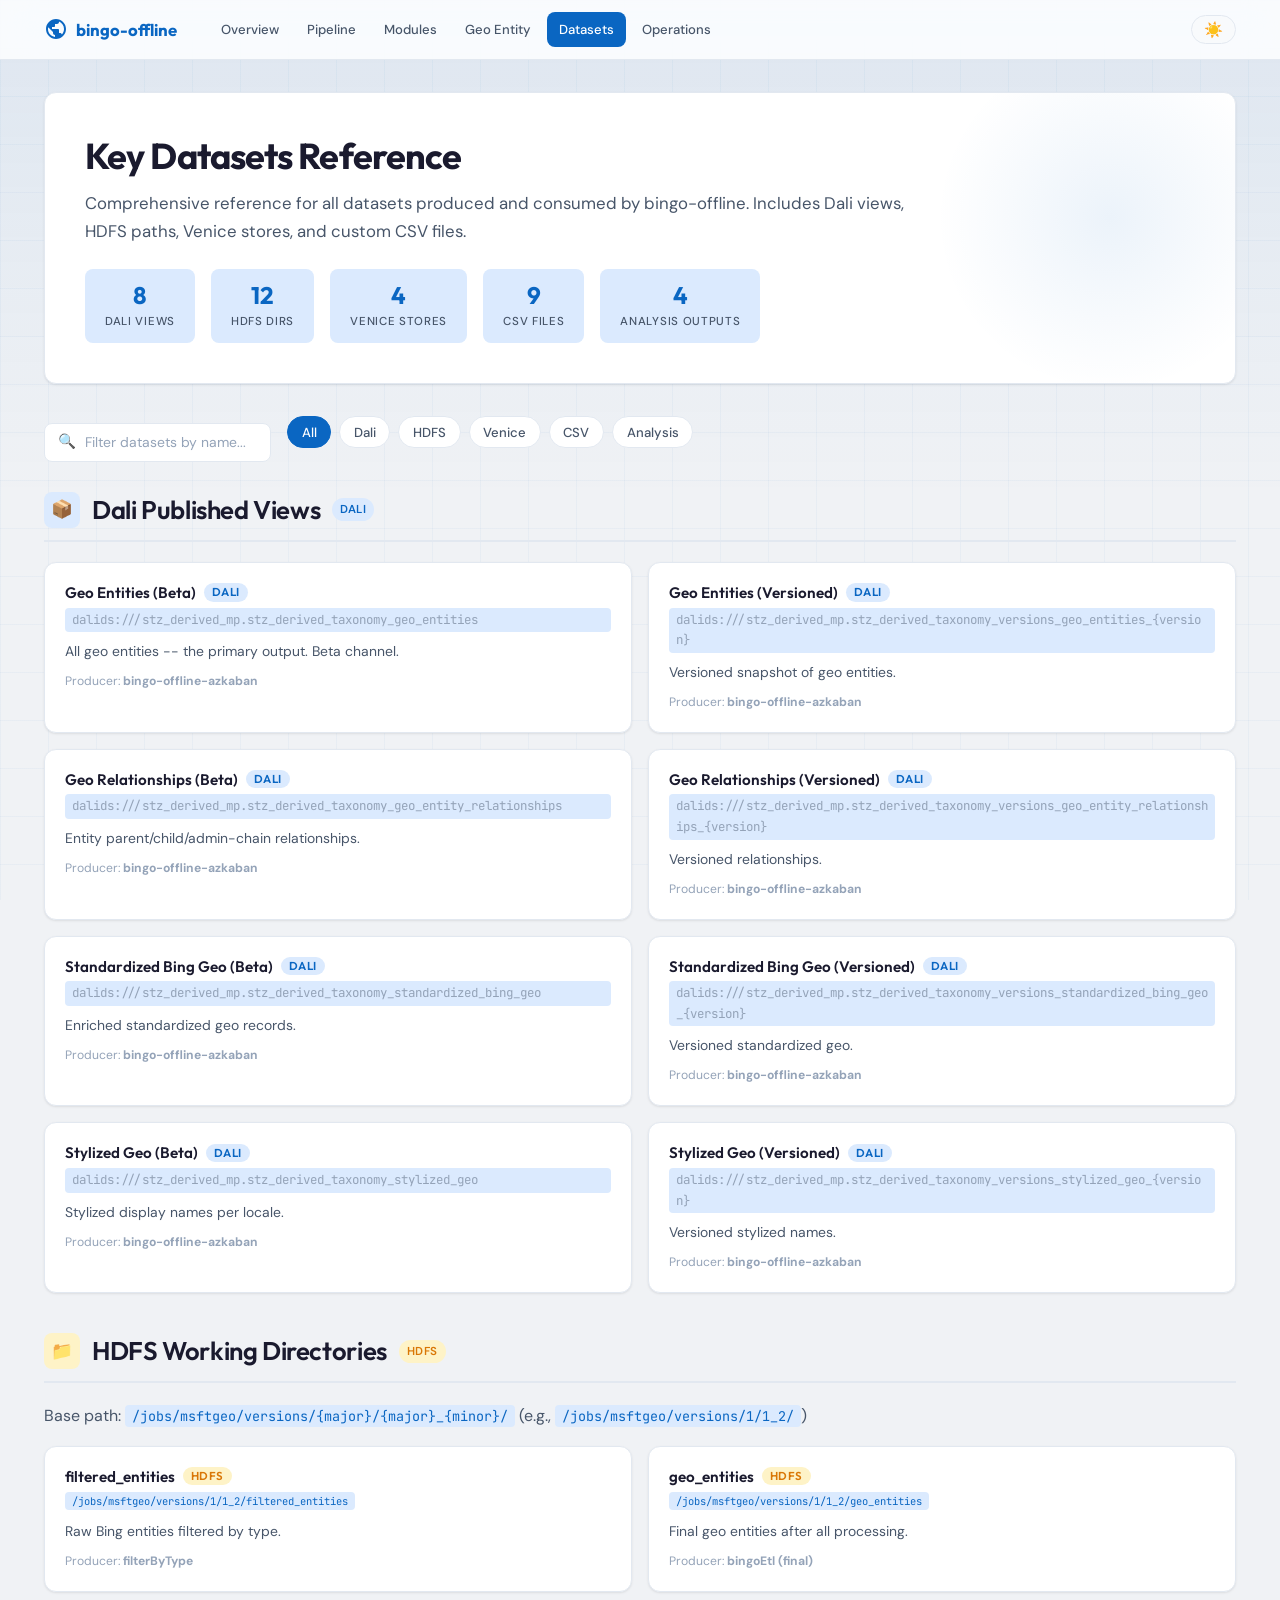
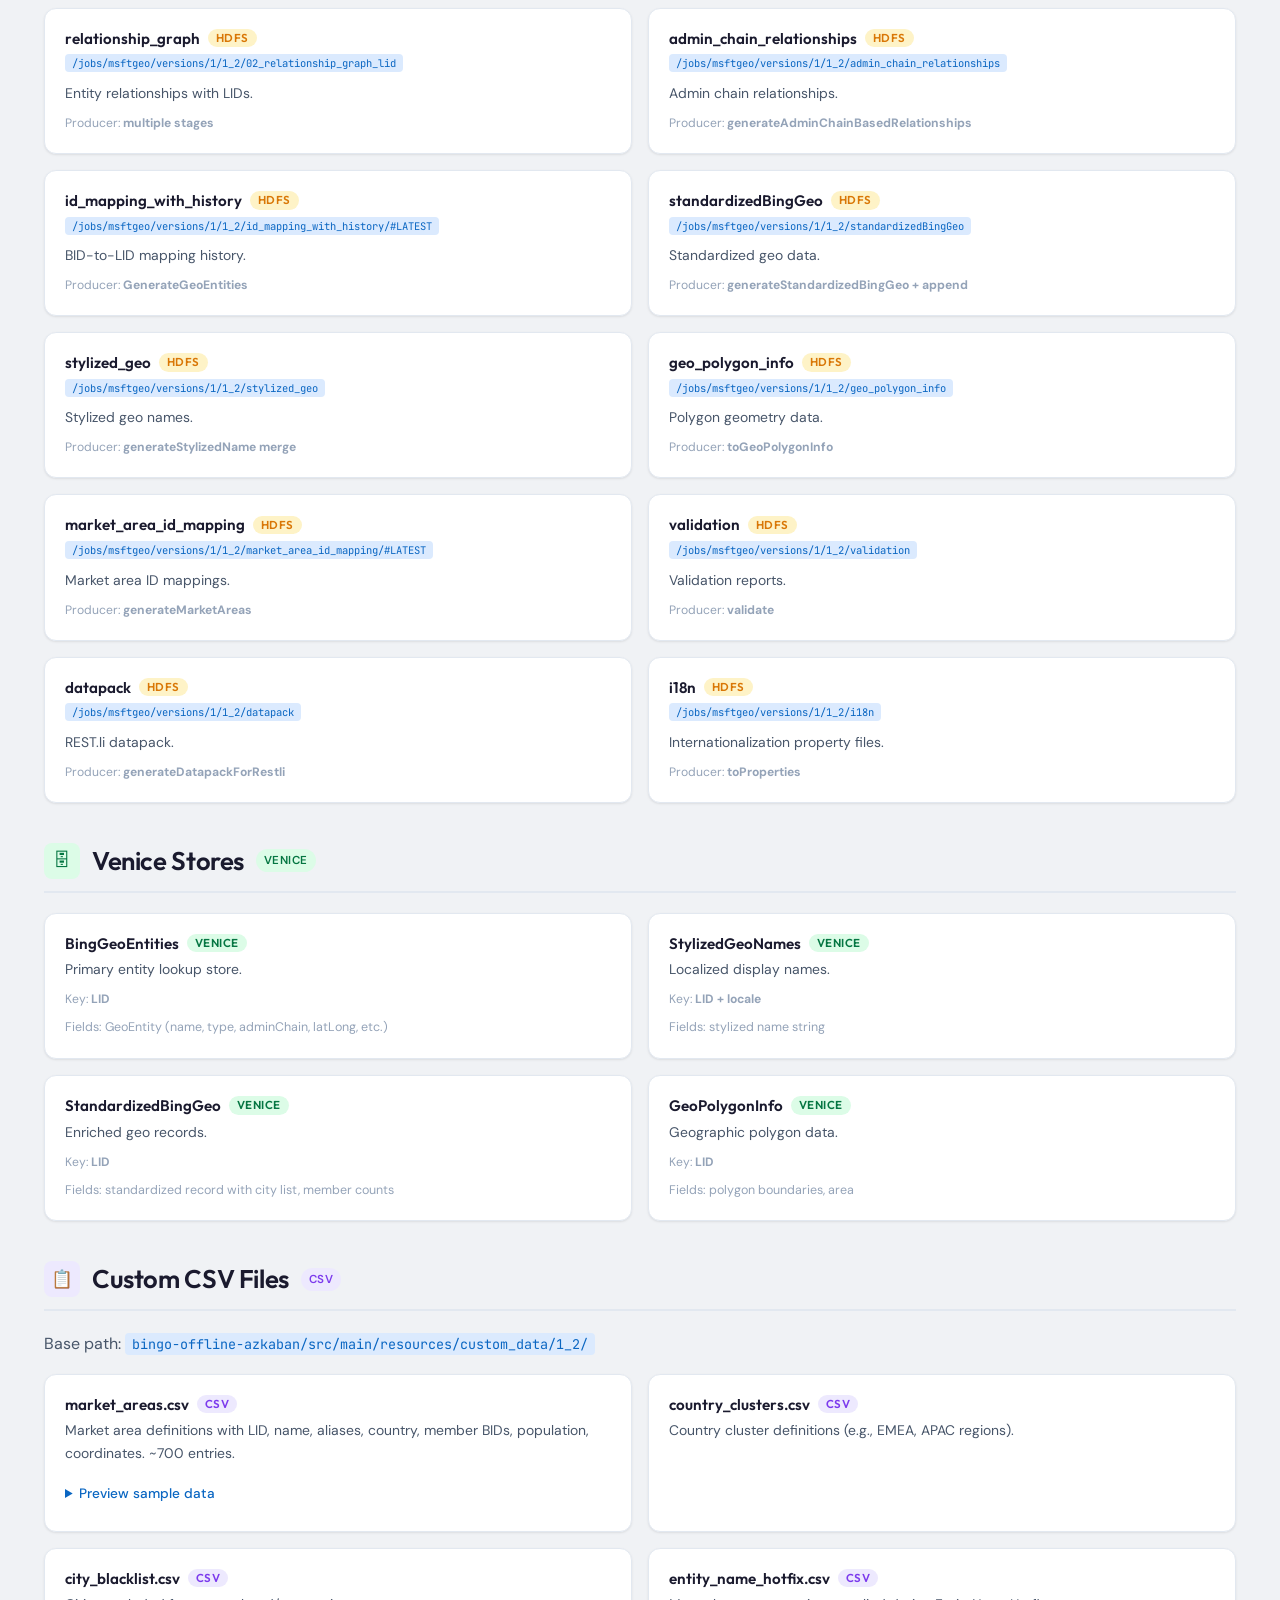
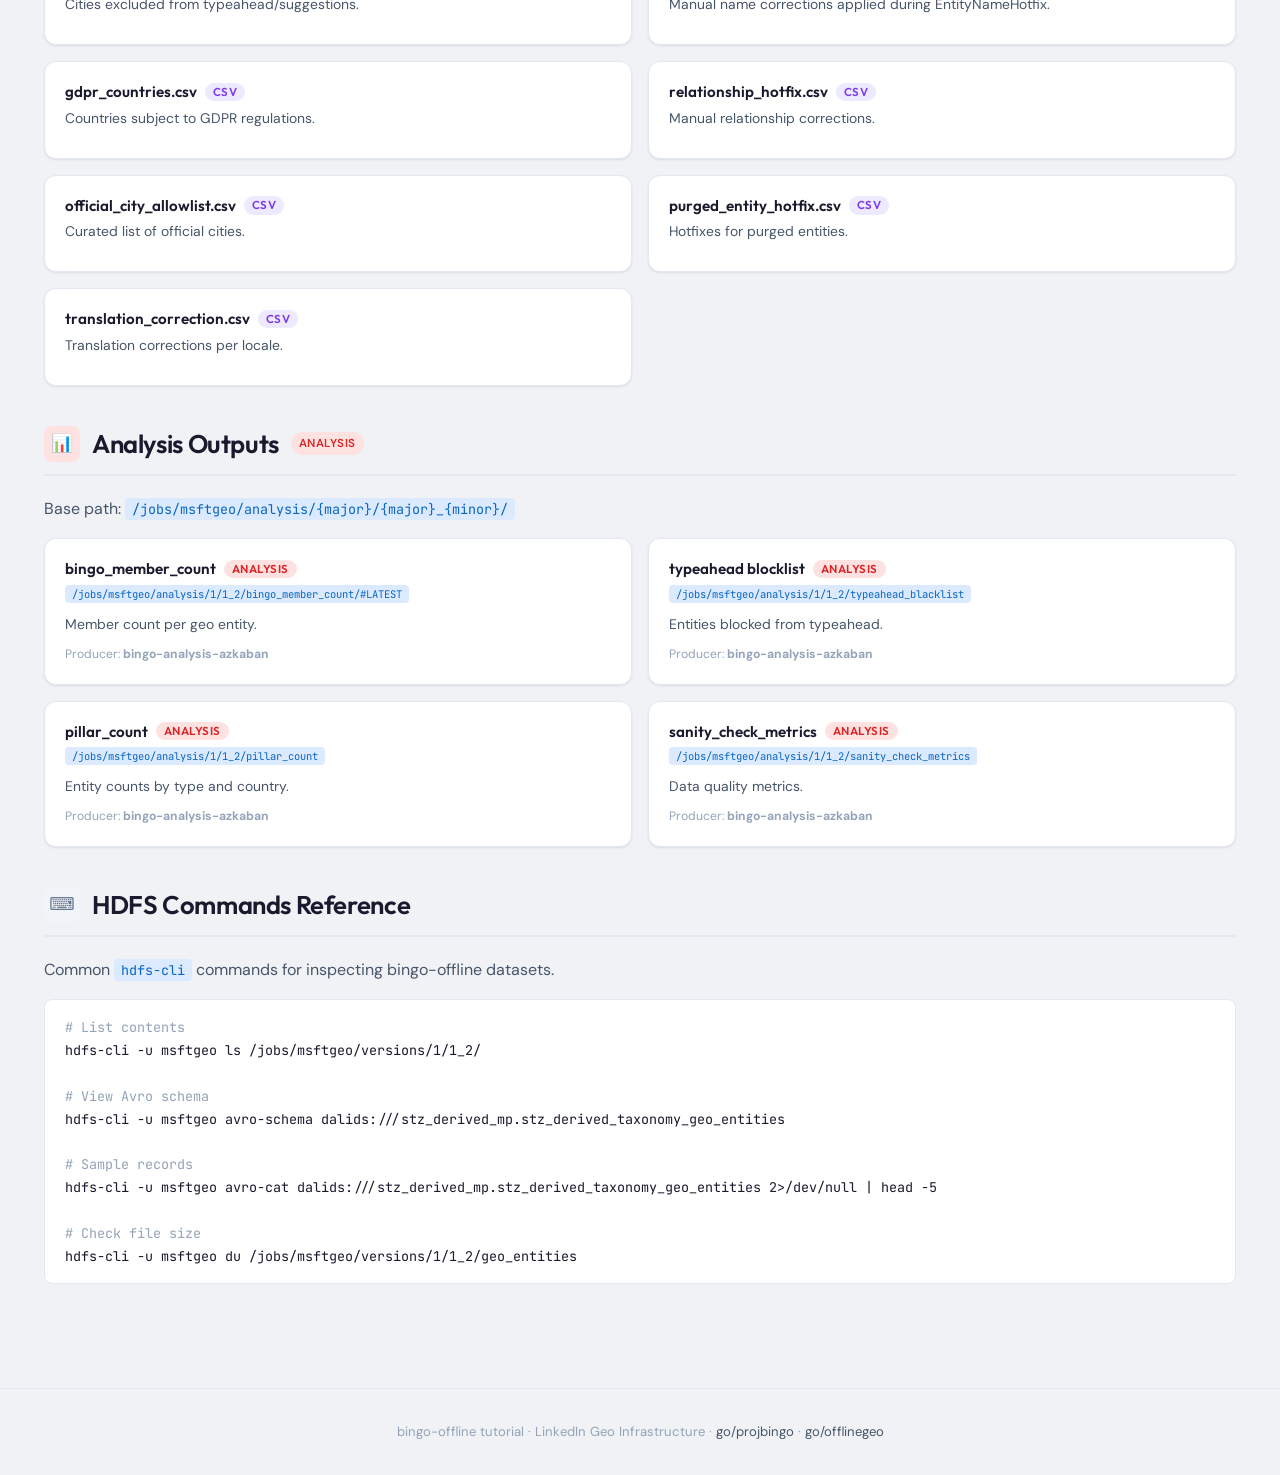
<file: pages/bingo-offline-tutorial/5-datasets.html>
<!DOCTYPE html>
<html lang="en" data-theme="light">
<head>
  <meta charset="UTF-8">
  <meta name="viewport" content="width=device-width, initial-scale=1.0">
  <title>Datasets Reference — bingo-offline Tutorial</title>
  <link rel="preconnect" href="https://fonts.googleapis.com">
  <link href="https://fonts.googleapis.com/css2?family=Outfit:wght@300..800&family=DM+Sans:opsz,wght@9..40,300..600&family=JetBrains+Mono:wght@400;500&display=swap" rel="stylesheet">
  <style>
    /* =============================================
       BINGO-OFFLINE TUTORIAL DESIGN SYSTEM
       Theme: Meridian — Cartographic Data Observatory
       ============================================= */

    /* --- Variables --- */
    :root {
      --bg: #f0f2f5;
      --grid-color: rgba(10,102,194,0.035);
      --surface: #ffffff;
      --surface-hover: #f8fafc;
      --text: #1a1a2e;
      --text-sec: #475569;
      --text-muted: #94a3b8;
      --text-inv: #ffffff;
      --primary: #0a66c2;
      --primary-hover: #004182;
      --primary-light: #dbeafe;
      --primary-glow: rgba(10,102,194,0.08);
      --accent: #057642;
      --accent-light: #dcfce7;
      --warn: #d97706;
      --warn-light: #fef3c7;
      --danger: #dc2626;
      --danger-light: #fee2e2;
      --border: #e2e8f0;
      --border-strong: #cbd5e1;
      --shadow: 0 1px 3px rgba(0,0,0,0.06), 0 1px 2px rgba(0,0,0,0.04);
      --shadow-md: 0 4px 12px rgba(0,0,0,0.07);
      --shadow-lg: 0 12px 40px rgba(0,0,0,0.1);
      --radius: 12px;
      --radius-sm: 8px;
      --radius-xs: 4px;
      --nav-h: 60px;
      --max-w: 1240px;
      --font-d: 'Outfit', -apple-system, system-ui, sans-serif;
      --font-b: 'DM Sans', -apple-system, system-ui, sans-serif;
      --font-m: 'JetBrains Mono', 'SF Mono', 'Cascadia Code', monospace;
      --mod-blue: #0a66c2;
      --mod-purple: #7c3aed;
      --mod-amber: #d97706;
      --mod-green: #059669;
      --mod-red: #dc2626;
      --mod-gray: #64748b;
      --mod-teal: #0891b2;
      --mod-indigo: #4f46e5;
    }
    [data-theme="dark"] {
      --bg: #0a101e;
      --grid-color: rgba(88,166,255,0.025);
      --surface: #111827;
      --surface-hover: #1e293b;
      --text: #e2e8f0;
      --text-sec: #94a3b8;
      --text-muted: #475569;
      --text-inv: #0a101e;
      --primary: #58a6ff;
      --primary-hover: #79b8ff;
      --primary-light: #172554;
      --primary-glow: rgba(88,166,255,0.1);
      --accent: #4ade80;
      --accent-light: #052e16;
      --warn: #fbbf24;
      --warn-light: #422006;
      --danger: #f87171;
      --danger-light: #450a0a;
      --border: #1e293b;
      --border-strong: #334155;
      --shadow: 0 1px 3px rgba(0,0,0,0.3);
      --shadow-md: 0 4px 12px rgba(0,0,0,0.4);
      --shadow-lg: 0 12px 40px rgba(0,0,0,0.5);
    }

    /* --- Reset --- */
    *, *::before, *::after { box-sizing: border-box; margin: 0; padding: 0; }
    html { scroll-behavior: smooth; scroll-padding-top: calc(var(--nav-h) + 24px); }
    body {
      font-family: var(--font-b);
      background: var(--bg);
      color: var(--text);
      line-height: 1.65;
      position: relative;
      overflow-x: hidden;
      -webkit-font-smoothing: antialiased;
    }
    /* Map grid overlay */
    body::before {
      content: '';
      position: fixed; inset: 0;
      background:
        linear-gradient(var(--grid-color) 1px, transparent 1px),
        linear-gradient(90deg, var(--grid-color) 1px, transparent 1px);
      background-size: 48px 48px;
      pointer-events: none; z-index: 0;
    }
    /* Ambient top glow */
    body::after {
      content: '';
      position: fixed; top: 0; left: 0; right: 0; height: 500px;
      background: linear-gradient(180deg, var(--primary-glow) 0%, transparent 100%);
      pointer-events: none; z-index: 0;
    }

    /* --- Typography --- */
    h1, h2, h3, h4, h5 { font-family: var(--font-d); line-height: 1.25; color: var(--text); }
    h1 { font-size: 2.25rem; font-weight: 700; letter-spacing: -0.025em; }
    h2 { font-size: 1.6rem; font-weight: 600; letter-spacing: -0.015em; margin-bottom: 1rem; }
    h3 { font-size: 1.15rem; font-weight: 600; }
    h4 { font-size: 0.95rem; font-weight: 600; }
    p { color: var(--text-sec); max-width: 72ch; }
    a { color: var(--primary); text-decoration: none; transition: color 0.2s; }
    a:hover { color: var(--primary-hover); text-decoration: underline; }
    code {
      font-family: var(--font-m); font-size: 0.84em;
      background: var(--primary-light); color: var(--primary);
      padding: 2px 7px; border-radius: var(--radius-xs);
    }
    pre {
      background: var(--surface); border: 1px solid var(--border);
      border-radius: var(--radius-sm); padding: 1rem 1.25rem; overflow-x: auto;
      font-family: var(--font-m); font-size: 0.84rem; line-height: 1.7;
    }
    pre code { background: none; padding: 0; color: var(--text); font-size: 1em; }

    /* --- Layout --- */
    .container { max-width: var(--max-w); margin: 0 auto; padding: 0 1.5rem; position: relative; z-index: 1; }
    .page-content { padding: calc(var(--nav-h) + 2rem) 0 4rem; }
    .grid-2 { display: grid; grid-template-columns: repeat(2, 1fr); gap: 1.25rem; }
    .grid-3 { display: grid; grid-template-columns: repeat(3, 1fr); gap: 1.25rem; }
    .grid-4 { display: grid; grid-template-columns: repeat(4, 1fr); gap: 1rem; }
    @media (max-width: 900px) { .grid-3 { grid-template-columns: repeat(2, 1fr); } }
    @media (max-width: 768px) {
      .grid-2, .grid-3, .grid-4 { grid-template-columns: 1fr; }
      h1 { font-size: 1.75rem; }
      .container { padding: 0 1rem; }
    }

    /* --- Nav --- */
    nav {
      position: fixed; top: 0; left: 0; right: 0; height: var(--nav-h);
      background: rgba(255,255,255,0.82);
      backdrop-filter: blur(16px) saturate(180%);
      -webkit-backdrop-filter: blur(16px) saturate(180%);
      border-bottom: 1px solid var(--border);
      z-index: 100; display: flex; align-items: center;
    }
    [data-theme="dark"] nav { background: rgba(10,16,30,0.82); }
    .nav-inner {
      max-width: var(--max-w); margin: 0 auto; padding: 0 1.5rem;
      width: 100%; display: flex; align-items: center; gap: 0.5rem;
    }
    .nav-brand {
      font-family: var(--font-d); font-weight: 700; font-size: 1.05rem;
      color: var(--primary); margin-right: 1.5rem; white-space: nowrap;
      display: flex; align-items: center; gap: 0.5rem; text-decoration: none;
    }
    .nav-brand:hover { text-decoration: none; color: var(--primary); }
    .nav-brand svg { width: 24px; height: 24px; fill: currentColor; flex-shrink: 0; }
    .nav-links { display: flex; gap: 0.25rem; overflow-x: auto; flex: 1; scrollbar-width: none; }
    .nav-links::-webkit-scrollbar { display: none; }
    .nav-links a {
      padding: 0.4rem 0.75rem; border-radius: var(--radius-sm);
      font-size: 0.82rem; font-weight: 500; white-space: nowrap;
      color: var(--text-sec); transition: all 0.2s; text-decoration: none;
    }
    .nav-links a:hover { background: var(--primary-light); color: var(--primary); text-decoration: none; }
    .nav-links a[aria-current="page"] {
      background: var(--primary); color: var(--text-inv) !important;
    }
    .theme-toggle {
      background: var(--surface-hover); border: 1px solid var(--border);
      border-radius: 20px; cursor: pointer; padding: 6px 12px;
      font-size: 0.95rem; display: flex; align-items: center; gap: 4px;
      transition: all 0.25s; margin-left: auto; flex-shrink: 0; line-height: 1;
    }
    .theme-toggle:hover { border-color: var(--primary); background: var(--primary-light); }
    @media (max-width: 768px) {
      .nav-links a { padding: 0.35rem 0.5rem; font-size: 0.75rem; }
      .nav-brand { font-size: 0.9rem; margin-right: 0.75rem; }
      .nav-brand span { display: none; }
    }

    /* --- Hero --- */
    .hero {
      background: var(--surface); border: 1px solid var(--border);
      border-radius: var(--radius); padding: 2.5rem;
      margin-bottom: 2rem; position: relative; overflow: hidden;
      box-shadow: var(--shadow);
      animation: heroIn 0.6s ease forwards;
    }
    .hero::before {
      content: ''; position: absolute; top: -50px; right: -50px;
      width: 350px; height: 350px;
      background: radial-gradient(circle, var(--primary-glow) 0%, transparent 70%);
      pointer-events: none;
    }
    .hero h1 { margin-bottom: 0.75rem; position: relative; }
    .hero p { font-size: 1.05rem; position: relative; }
    .hero .subtitle { font-size: 0.95rem; color: var(--text-muted); margin-top: 0.25rem; }
    @keyframes heroIn {
      from { opacity: 0; transform: translateY(16px); }
      to { opacity: 1; transform: translateY(0); }
    }

    /* --- Stats Strip --- */
    .stats-strip { display: flex; gap: 1rem; margin-top: 1.5rem; flex-wrap: wrap; position: relative; }
    .stat {
      display: flex; flex-direction: column; align-items: center;
      padding: 0.75rem 1.25rem; background: var(--primary-light);
      border-radius: var(--radius-sm); min-width: 90px;
    }
    .stat-value {
      font-family: var(--font-d); font-size: 1.5rem; font-weight: 700;
      color: var(--primary); line-height: 1.2;
    }
    .stat-label {
      font-size: 0.72rem; color: var(--text-sec); font-weight: 500;
      text-transform: uppercase; letter-spacing: 0.06em; margin-top: 2px;
    }

    /* --- Card --- */
    .card {
      background: var(--surface); border: 1px solid var(--border);
      border-radius: var(--radius); padding: 1.5rem;
      box-shadow: var(--shadow); transition: all 0.25s;
    }
    .card:hover { box-shadow: var(--shadow-md); border-color: var(--border-strong); }
    .card-accent { border-left: 4px solid var(--primary); }
    .card h3 { margin-bottom: 0.5rem; }
    .card p { font-size: 0.9rem; }

    /* --- Section --- */
    .section { margin-bottom: 2.5rem; }
    .section-header {
      display: flex; align-items: center; gap: 0.75rem;
      margin-bottom: 1.25rem; padding-bottom: 0.75rem;
      border-bottom: 2px solid var(--border);
    }
    .section-header h2 { margin-bottom: 0; }
    .section-icon {
      width: 36px; height: 36px; border-radius: var(--radius-sm);
      display: flex; align-items: center; justify-content: center;
      font-size: 1.1rem; flex-shrink: 0;
    }

    /* --- Accordion --- */
    .accordion { border: 1px solid var(--border); border-radius: var(--radius); overflow: hidden; }
    .accordion-item { border-bottom: 1px solid var(--border); }
    .accordion-item:last-child { border-bottom: none; }
    .accordion-trigger {
      width: 100%; padding: 0.85rem 1.25rem; background: var(--surface);
      border: none; cursor: pointer; display: flex; align-items: center;
      justify-content: space-between; font-family: var(--font-b);
      font-size: 0.92rem; font-weight: 500; color: var(--text);
      transition: background 0.2s; text-align: left;
    }
    .accordion-trigger:hover { background: var(--surface-hover); }
    .accordion-trigger .arrow {
      transition: transform 0.3s; font-size: 0.75rem; color: var(--text-muted);
      flex-shrink: 0; margin-left: 0.75rem;
    }
    .accordion-trigger[aria-expanded="true"] .arrow { transform: rotate(90deg); }
    .accordion-content {
      max-height: 0; overflow: hidden; transition: max-height 0.35s ease;
    }
    .accordion-body { padding: 1rem 1.25rem; background: var(--surface-hover); }

    /* --- Table --- */
    .table-wrap {
      overflow-x: auto; border: 1px solid var(--border);
      border-radius: var(--radius); background: var(--surface);
    }
    table { width: 100%; border-collapse: collapse; font-size: 0.87rem; }
    th {
      text-align: left; padding: 0.7rem 1rem;
      background: var(--surface-hover); font-weight: 600;
      font-size: 0.76rem; text-transform: uppercase; letter-spacing: 0.05em;
      color: var(--text-sec); border-bottom: 2px solid var(--border);
      position: sticky; top: 0;
    }
    td { padding: 0.6rem 1rem; border-bottom: 1px solid var(--border); vertical-align: top; }
    tr:last-child td { border-bottom: none; }
    tr:hover td { background: var(--surface-hover); }

    /* --- Badge --- */
    .badge {
      display: inline-flex; padding: 2px 8px; border-radius: 20px;
      font-size: 0.72rem; font-weight: 600; text-transform: uppercase;
      letter-spacing: 0.04em; white-space: nowrap;
    }
    .badge-blue { background: var(--primary-light); color: var(--primary); }
    .badge-green { background: var(--accent-light); color: var(--accent); }
    .badge-amber { background: var(--warn-light); color: var(--warn); }
    .badge-red { background: var(--danger-light); color: var(--danger); }
    .badge-purple { background: #ede9fe; color: #7c3aed; }
    .badge-gray { background: #f1f5f9; color: #64748b; }
    [data-theme="dark"] .badge-purple { background: #2e1065; }
    [data-theme="dark"] .badge-gray { background: #1e293b; }

    /* --- Search --- */
    .search-box { position: relative; max-width: 400px; }
    .search-box input {
      width: 100%; padding: 0.6rem 1rem 0.6rem 2.5rem;
      background: var(--surface); border: 1px solid var(--border);
      border-radius: var(--radius-sm); font-family: var(--font-b);
      font-size: 0.87rem; color: var(--text); outline: none;
      transition: border-color 0.2s, box-shadow 0.2s;
    }
    .search-box input:focus {
      border-color: var(--primary);
      box-shadow: 0 0 0 3px var(--primary-glow);
    }
    .search-box input::placeholder { color: var(--text-muted); }
    .search-icon {
      position: absolute; left: 0.85rem; top: 50%;
      transform: translateY(-50%); color: var(--text-muted);
      font-size: 0.9rem; pointer-events: none;
    }

    /* --- Filter Chips --- */
    .filter-bar { display: flex; gap: 0.5rem; flex-wrap: wrap; margin-bottom: 1.25rem; }
    .chip {
      padding: 0.4rem 0.85rem; border-radius: 20px;
      border: 1px solid var(--border); background: var(--surface);
      font-size: 0.82rem; font-weight: 500; cursor: pointer;
      transition: all 0.2s; color: var(--text-sec); font-family: var(--font-b);
    }
    .chip:hover, .chip.active {
      background: var(--primary); color: var(--text-inv); border-color: var(--primary);
    }

    /* --- Tooltip --- */
    [data-tip] { position: relative; cursor: help; }
    [data-tip]::after {
      content: attr(data-tip);
      visibility: hidden; opacity: 0;
      position: absolute; bottom: calc(100% + 6px); left: 50%;
      transform: translateX(-50%);
      background: var(--text); color: var(--bg); padding: 4px 10px;
      border-radius: var(--radius-xs); font-size: 0.76rem;
      white-space: nowrap; transition: all 0.2s; z-index: 50;
      pointer-events: none;
    }
    [data-tip]:hover::after { visibility: visible; opacity: 1; }

    /* --- SVG Diagram --- */
    .diagram-wrap {
      background: var(--surface); border: 1px solid var(--border);
      border-radius: var(--radius); padding: 1.5rem; overflow-x: auto;
    }
    .diagram-wrap svg { max-width: 100%; height: auto; display: block; }
    .diagram-wrap svg text {
      font-family: var(--font-d); fill: var(--text);
    }

    /* --- Slide-out Panel --- */
    .panel-overlay {
      position: fixed; inset: 0; background: rgba(0,0,0,0.3);
      z-index: 89; opacity: 0; visibility: hidden; transition: all 0.3s;
    }
    .panel-overlay.open { opacity: 1; visibility: visible; }
    .detail-panel {
      position: fixed; top: 0; right: 0; bottom: 0;
      width: 400px; max-width: 90vw; background: var(--surface);
      border-left: 1px solid var(--border); box-shadow: var(--shadow-lg);
      transform: translateX(100%); transition: transform 0.3s ease;
      z-index: 90; overflow-y: auto; padding: calc(var(--nav-h) + 1.5rem) 1.5rem 1.5rem;
    }
    .detail-panel.open { transform: translateX(0); }
    .panel-close {
      position: absolute; top: calc(var(--nav-h) + 0.75rem); right: 1rem;
      background: var(--surface-hover); border: 1px solid var(--border);
      border-radius: 50%; width: 32px; height: 32px; cursor: pointer;
      display: flex; align-items: center; justify-content: center;
      font-size: 1.1rem; color: var(--text-sec); transition: all 0.2s;
    }
    .panel-close:hover { background: var(--danger-light); color: var(--danger); }

    /* --- Quick Links --- */
    .quick-links { display: flex; gap: 0.75rem; flex-wrap: wrap; margin-top: 1.5rem; position: relative; }
    .quick-link {
      display: inline-flex; align-items: center; gap: 0.4rem;
      padding: 0.5rem 1rem; background: var(--surface);
      border: 1px solid var(--border); border-radius: var(--radius-sm);
      font-size: 0.85rem; font-weight: 500; transition: all 0.2s;
    }
    .quick-link:hover {
      border-color: var(--primary); color: var(--primary);
      background: var(--primary-light); text-decoration: none;
    }

    /* --- Flow Strip --- */
    .flow-strip {
      display: flex; align-items: center; gap: 0; overflow-x: auto;
      padding: 1rem 0; scrollbar-width: none;
    }
    .flow-strip::-webkit-scrollbar { display: none; }
    .flow-step {
      padding: 0.45rem 0.9rem; background: var(--primary-light);
      color: var(--primary); font-size: 0.8rem; font-weight: 600;
      white-space: nowrap; border-radius: var(--radius-xs);
    }
    .flow-arrow {
      color: var(--text-muted); padding: 0 0.4rem;
      font-size: 0.85rem; flex-shrink: 0;
    }

    /* --- Sidebar Layout --- */
    .with-sidebar {
      display: grid; grid-template-columns: 220px 1fr; gap: 1.5rem;
    }
    .sidebar {
      position: sticky; top: calc(var(--nav-h) + 1.5rem);
      align-self: start; height: fit-content;
    }
    .sidebar-nav a {
      display: block; padding: 0.5rem 0.75rem; border-radius: var(--radius-sm);
      font-size: 0.87rem; color: var(--text-sec); border-left: 3px solid transparent;
      transition: all 0.2s; text-decoration: none; margin-bottom: 2px;
    }
    .sidebar-nav a:hover { background: var(--surface-hover); color: var(--text); text-decoration: none; }
    .sidebar-nav a.active {
      background: var(--primary-light); color: var(--primary);
      border-left-color: var(--primary); font-weight: 600;
    }
    @media (max-width: 900px) {
      .with-sidebar { grid-template-columns: 1fr; }
      .sidebar {
        position: static; display: flex; gap: 0.5rem; overflow-x: auto;
        padding-bottom: 0.5rem; scrollbar-width: none;
      }
      .sidebar::-webkit-scrollbar { display: none; }
      .sidebar-nav { display: flex; gap: 0.25rem; }
      .sidebar-nav a { white-space: nowrap; border-left: none; border-bottom: 3px solid transparent; margin-bottom: 0; }
      .sidebar-nav a.active { border-bottom-color: var(--primary); border-left-color: transparent; }
    }

    /* --- Animations --- */
    .fade-in {
      opacity: 0; transform: translateY(14px);
      transition: opacity 0.5s ease, transform 0.5s ease;
    }
    .fade-in.visible { opacity: 1; transform: translateY(0); }
    .fade-in:nth-child(2) { transition-delay: 0.05s; }
    .fade-in:nth-child(3) { transition-delay: 0.1s; }
    .fade-in:nth-child(4) { transition-delay: 0.15s; }
    @media (prefers-reduced-motion: reduce) {
      .fade-in { opacity: 1; transform: none; transition: none; }
    }

    /* --- Footer --- */
    footer {
      border-top: 1px solid var(--border); padding: 2rem 0;
      text-align: center; color: var(--text-muted); font-size: 0.82rem;
      position: relative; z-index: 1;
    }
    footer a { color: var(--text-sec); }

    /* --- Utility --- */
    .mt-1 { margin-top: 0.5rem; }
    .mt-2 { margin-top: 1rem; }
    .mt-3 { margin-top: 1.5rem; }
    .mt-4 { margin-top: 2rem; }
    .mb-1 { margin-bottom: 0.5rem; }
    .mb-2 { margin-bottom: 1rem; }
    .mb-3 { margin-bottom: 1.5rem; }
    .flex { display: flex; }
    .flex-wrap { flex-wrap: wrap; }
    .items-center { align-items: center; }
    .gap-sm { gap: 0.5rem; }
    .gap-md { gap: 1rem; }
    .text-sm { font-size: 0.85rem; }
    .text-xs { font-size: 0.78rem; }
    .font-mono { font-family: var(--font-m); }
    .font-display { font-family: var(--font-d); }
    .fw-600 { font-weight: 600; }
    .color-blue { color: var(--mod-blue); }
    .color-purple { color: var(--mod-purple); }
    .color-amber { color: var(--mod-amber); }
    .color-green { color: var(--mod-green); }
    .color-red { color: var(--mod-red); }
    .color-gray { color: var(--mod-gray); }
    .color-teal { color: var(--mod-teal); }
    .color-indigo { color: var(--mod-indigo); }
    .hidden { display: none !important; }
    .sr-only { position: absolute; width: 1px; height: 1px; overflow: hidden; clip: rect(0,0,0,0); }

    /* =============================================
       PAGE-SPECIFIC STYLES
       ============================================= */

    .dataset-card {
      background: var(--surface); border: 1px solid var(--border);
      border-radius: var(--radius); padding: 1.25rem;
      box-shadow: var(--shadow); transition: all 0.25s;
    }
    .dataset-card:hover { box-shadow: var(--shadow-md); border-color: var(--border-strong); }
    .dataset-card h4 { margin-bottom: 0.35rem; display: flex; align-items: center; gap: 0.5rem; flex-wrap: wrap; }
    .dataset-card .ds-path {
      font-family: var(--font-m); font-size: 0.78rem;
      color: var(--text-muted); word-break: break-all;
      margin-bottom: 0.5rem; display: block;
    }
    .dataset-card .ds-path a { color: var(--primary); }
    .dataset-card .ds-desc {
      font-size: 0.87rem; color: var(--text-sec); margin-bottom: 0.5rem;
    }
    .dataset-card .ds-meta {
      font-size: 0.76rem; color: var(--text-muted);
    }
    .dataset-card .ds-meta span { margin-right: 1rem; }

    .filter-controls {
      display: flex; align-items: center; gap: 1rem; flex-wrap: wrap;
      margin-bottom: 1.5rem;
    }

    .no-results {
      text-align: center; padding: 3rem 1rem; color: var(--text-muted);
      font-size: 0.95rem; display: none;
    }
    .no-results.visible { display: block; }

    .collapsible-preview {
      margin-top: 0.75rem;
    }
    .collapsible-preview summary {
      cursor: pointer; font-size: 0.85rem; font-weight: 500;
      color: var(--primary); padding: 0.35rem 0;
      user-select: none;
    }
    .collapsible-preview summary:hover { text-decoration: underline; }
    .collapsible-preview pre {
      margin-top: 0.5rem; font-size: 0.78rem;
    }

    .dataset-grid {
      display: grid; grid-template-columns: repeat(2, 1fr); gap: 1rem;
    }
    @media (max-width: 900px) {
      .dataset-grid { grid-template-columns: 1fr; }
    }

    .cmd-ref pre {
      position: relative;
    }
    .cmd-ref .cmd-comment {
      color: var(--text-muted);
    }
  </style>
</head>
<body>
  <!-- Navigation -->
  <nav>
    <div class="nav-inner">
      <a class="nav-brand" href="1-overview.html">
        <svg viewBox="0 0 24 24"><path d="M12 2C6.48 2 2 6.48 2 12s4.48 10 10 10 10-4.48 10-10S17.52 2 12 2zm-1 17.93c-3.95-.49-7-3.85-7-7.93 0-.62.08-1.21.21-1.79L9 15v1c0 1.1.9 2 2 2v1.93zm6.9-2.54c-.26-.81-1-1.39-1.9-1.39h-1v-3c0-.55-.45-1-1-1H8v-2h2c.55 0 1-.45 1-1V7h2c1.1 0 2-.9 2-2v-.41c2.93 1.19 5 4.06 5 7.41 0 2.08-.8 3.97-2.1 5.39z"/></svg>
        <span>bingo-offline</span>
      </a>
      <div class="nav-links">
        <a href="1-overview.html">Overview</a>
        <a href="2-pipeline.html">Pipeline</a>
        <a href="3-modules.html">Modules</a>
        <a href="4-geo-entity.html">Geo Entity</a>
        <a href="5-datasets.html" aria-current="page">Datasets</a>
        <a href="6-operations.html">Operations</a>
      </div>
      <button class="theme-toggle" onclick="toggleTheme()" title="Toggle dark mode">
        <span class="theme-icon"></span>
      </button>
    </div>
  </nav>

  <main class="page-content">
    <div class="container">

      <!-- Hero -->
      <div class="hero">
        <h1>Key Datasets Reference</h1>
        <p>Comprehensive reference for all datasets produced and consumed by bingo-offline. Includes Dali views, HDFS paths, Venice stores, and custom CSV files.</p>
        <div class="stats-strip">
          <div class="stat">
            <span class="stat-value">8</span>
            <span class="stat-label">Dali Views</span>
          </div>
          <div class="stat">
            <span class="stat-value">12</span>
            <span class="stat-label">HDFS Dirs</span>
          </div>
          <div class="stat">
            <span class="stat-value">4</span>
            <span class="stat-label">Venice Stores</span>
          </div>
          <div class="stat">
            <span class="stat-value">9</span>
            <span class="stat-label">CSV Files</span>
          </div>
          <div class="stat">
            <span class="stat-value">4</span>
            <span class="stat-label">Analysis Outputs</span>
          </div>
        </div>
      </div>

      <!-- Filter Controls -->
      <div class="filter-controls">
        <div class="search-box">
          <span class="search-icon">&#x1F50D;</span>
          <input type="text" id="dataset-search" placeholder="Filter datasets by name..." aria-label="Search datasets">
        </div>
        <div class="filter-bar" id="filter-chips">
          <button class="chip active" data-filter="all">All</button>
          <button class="chip" data-filter="dali">Dali</button>
          <button class="chip" data-filter="hdfs">HDFS</button>
          <button class="chip" data-filter="venice">Venice</button>
          <button class="chip" data-filter="csv">CSV</button>
          <button class="chip" data-filter="analysis">Analysis</button>
        </div>
      </div>

      <div id="no-results" class="no-results">No datasets match your search criteria.</div>

      <!-- Section 1: Dali Published Views -->
      <div class="section fade-in" id="section-dali" data-category="dali">
        <div class="section-header">
          <div class="section-icon" style="background: var(--primary-light); color: var(--primary);">&#x1F4E6;</div>
          <h2>Dali Published Views</h2>
          <span class="badge badge-blue">DALI</span>
        </div>

        <div class="dataset-grid">
          <div class="dataset-card" data-category="dali" data-name="Geo Entities Beta">
            <h4>Geo Entities (Beta) <span class="badge badge-blue">DALI</span></h4>
            <code class="ds-path">dalids:///stz_derived_mp.stz_derived_taxonomy_geo_entities</code>
            <p class="ds-desc">All geo entities -- the primary output. Beta channel.</p>
            <div class="ds-meta">
              <span>Producer: <strong>bingo-offline-azkaban</strong></span>
            </div>
          </div>

          <div class="dataset-card" data-category="dali" data-name="Geo Entities Versioned">
            <h4>Geo Entities (Versioned) <span class="badge badge-blue">DALI</span></h4>
            <code class="ds-path">dalids:///stz_derived_mp.stz_derived_taxonomy_versions_geo_entities_{version}</code>
            <p class="ds-desc">Versioned snapshot of geo entities.</p>
            <div class="ds-meta">
              <span>Producer: <strong>bingo-offline-azkaban</strong></span>
            </div>
          </div>

          <div class="dataset-card" data-category="dali" data-name="Geo Relationships Beta">
            <h4>Geo Relationships (Beta) <span class="badge badge-blue">DALI</span></h4>
            <code class="ds-path">dalids:///stz_derived_mp.stz_derived_taxonomy_geo_entity_relationships</code>
            <p class="ds-desc">Entity parent/child/admin-chain relationships.</p>
            <div class="ds-meta">
              <span>Producer: <strong>bingo-offline-azkaban</strong></span>
            </div>
          </div>

          <div class="dataset-card" data-category="dali" data-name="Geo Relationships Versioned">
            <h4>Geo Relationships (Versioned) <span class="badge badge-blue">DALI</span></h4>
            <code class="ds-path">dalids:///stz_derived_mp.stz_derived_taxonomy_versions_geo_entity_relationships_{version}</code>
            <p class="ds-desc">Versioned relationships.</p>
            <div class="ds-meta">
              <span>Producer: <strong>bingo-offline-azkaban</strong></span>
            </div>
          </div>

          <div class="dataset-card" data-category="dali" data-name="Standardized Bing Geo Beta">
            <h4>Standardized Bing Geo (Beta) <span class="badge badge-blue">DALI</span></h4>
            <code class="ds-path">dalids:///stz_derived_mp.stz_derived_taxonomy_standardized_bing_geo</code>
            <p class="ds-desc">Enriched standardized geo records.</p>
            <div class="ds-meta">
              <span>Producer: <strong>bingo-offline-azkaban</strong></span>
            </div>
          </div>

          <div class="dataset-card" data-category="dali" data-name="Standardized Bing Geo Versioned">
            <h4>Standardized Bing Geo (Versioned) <span class="badge badge-blue">DALI</span></h4>
            <code class="ds-path">dalids:///stz_derived_mp.stz_derived_taxonomy_versions_standardized_bing_geo_{version}</code>
            <p class="ds-desc">Versioned standardized geo.</p>
            <div class="ds-meta">
              <span>Producer: <strong>bingo-offline-azkaban</strong></span>
            </div>
          </div>

          <div class="dataset-card" data-category="dali" data-name="Stylized Geo Beta">
            <h4>Stylized Geo (Beta) <span class="badge badge-blue">DALI</span></h4>
            <code class="ds-path">dalids:///stz_derived_mp.stz_derived_taxonomy_stylized_geo</code>
            <p class="ds-desc">Stylized display names per locale.</p>
            <div class="ds-meta">
              <span>Producer: <strong>bingo-offline-azkaban</strong></span>
            </div>
          </div>

          <div class="dataset-card" data-category="dali" data-name="Stylized Geo Versioned">
            <h4>Stylized Geo (Versioned) <span class="badge badge-blue">DALI</span></h4>
            <code class="ds-path">dalids:///stz_derived_mp.stz_derived_taxonomy_versions_stylized_geo_{version}</code>
            <p class="ds-desc">Versioned stylized names.</p>
            <div class="ds-meta">
              <span>Producer: <strong>bingo-offline-azkaban</strong></span>
            </div>
          </div>
        </div>
      </div>

      <!-- Section 2: HDFS Working Directories -->
      <div class="section fade-in" id="section-hdfs" data-category="hdfs">
        <div class="section-header">
          <div class="section-icon" style="background: var(--warn-light); color: var(--warn);">&#x1F4C1;</div>
          <h2>HDFS Working Directories</h2>
          <span class="badge badge-amber">HDFS</span>
        </div>
        <p class="mb-2">Base path: <code>/jobs/msftgeo/versions/{major}/{major}_{minor}/</code> (e.g., <code>/jobs/msftgeo/versions/1/1_2/</code>)</p>

        <div class="dataset-grid">
          <div class="dataset-card" data-category="hdfs" data-name="filtered_entities">
            <h4>filtered_entities <span class="badge badge-amber">HDFS</span></h4>
            <a class="ds-path" href="http://go/hdfs%20/jobs/msftgeo/versions/1/1_2/filtered_entities"><code>/jobs/msftgeo/versions/1/1_2/filtered_entities</code></a>
            <p class="ds-desc">Raw Bing entities filtered by type.</p>
            <div class="ds-meta">
              <span>Producer: <strong>filterByType</strong></span>
            </div>
          </div>

          <div class="dataset-card" data-category="hdfs" data-name="geo_entities">
            <h4>geo_entities <span class="badge badge-amber">HDFS</span></h4>
            <a class="ds-path" href="http://go/hdfs%20/jobs/msftgeo/versions/1/1_2/geo_entities"><code>/jobs/msftgeo/versions/1/1_2/geo_entities</code></a>
            <p class="ds-desc">Final geo entities after all processing.</p>
            <div class="ds-meta">
              <span>Producer: <strong>bingoEtl (final)</strong></span>
            </div>
          </div>

          <div class="dataset-card" data-category="hdfs" data-name="relationship_graph">
            <h4>relationship_graph <span class="badge badge-amber">HDFS</span></h4>
            <a class="ds-path" href="http://go/hdfs%20/jobs/msftgeo/versions/1/1_2/02_relationship_graph_lid"><code>/jobs/msftgeo/versions/1/1_2/02_relationship_graph_lid</code></a>
            <p class="ds-desc">Entity relationships with LIDs.</p>
            <div class="ds-meta">
              <span>Producer: <strong>multiple stages</strong></span>
            </div>
          </div>

          <div class="dataset-card" data-category="hdfs" data-name="admin_chain_relationships">
            <h4>admin_chain_relationships <span class="badge badge-amber">HDFS</span></h4>
            <a class="ds-path" href="http://go/hdfs%20/jobs/msftgeo/versions/1/1_2/admin_chain_relationships"><code>/jobs/msftgeo/versions/1/1_2/admin_chain_relationships</code></a>
            <p class="ds-desc">Admin chain relationships.</p>
            <div class="ds-meta">
              <span>Producer: <strong>generateAdminChainBasedRelationships</strong></span>
            </div>
          </div>

          <div class="dataset-card" data-category="hdfs" data-name="id_mapping_with_history">
            <h4>id_mapping_with_history <span class="badge badge-amber">HDFS</span></h4>
            <a class="ds-path" href="http://go/hdfs%20/jobs/msftgeo/versions/1/1_2/id_mapping_with_history/%23LATEST"><code>/jobs/msftgeo/versions/1/1_2/id_mapping_with_history/#LATEST</code></a>
            <p class="ds-desc">BID-to-LID mapping history.</p>
            <div class="ds-meta">
              <span>Producer: <strong>GenerateGeoEntities</strong></span>
            </div>
          </div>

          <div class="dataset-card" data-category="hdfs" data-name="standardizedBingGeo">
            <h4>standardizedBingGeo <span class="badge badge-amber">HDFS</span></h4>
            <a class="ds-path" href="http://go/hdfs%20/jobs/msftgeo/versions/1/1_2/standardizedBingGeo"><code>/jobs/msftgeo/versions/1/1_2/standardizedBingGeo</code></a>
            <p class="ds-desc">Standardized geo data.</p>
            <div class="ds-meta">
              <span>Producer: <strong>generateStandardizedBingGeo + append</strong></span>
            </div>
          </div>

          <div class="dataset-card" data-category="hdfs" data-name="stylized_geo">
            <h4>stylized_geo <span class="badge badge-amber">HDFS</span></h4>
            <a class="ds-path" href="http://go/hdfs%20/jobs/msftgeo/versions/1/1_2/stylized_geo"><code>/jobs/msftgeo/versions/1/1_2/stylized_geo</code></a>
            <p class="ds-desc">Stylized geo names.</p>
            <div class="ds-meta">
              <span>Producer: <strong>generateStylizedName merge</strong></span>
            </div>
          </div>

          <div class="dataset-card" data-category="hdfs" data-name="geo_polygon_info">
            <h4>geo_polygon_info <span class="badge badge-amber">HDFS</span></h4>
            <a class="ds-path" href="http://go/hdfs%20/jobs/msftgeo/versions/1/1_2/geo_polygon_info"><code>/jobs/msftgeo/versions/1/1_2/geo_polygon_info</code></a>
            <p class="ds-desc">Polygon geometry data.</p>
            <div class="ds-meta">
              <span>Producer: <strong>toGeoPolygonInfo</strong></span>
            </div>
          </div>

          <div class="dataset-card" data-category="hdfs" data-name="market_area_id_mapping">
            <h4>market_area_id_mapping <span class="badge badge-amber">HDFS</span></h4>
            <a class="ds-path" href="http://go/hdfs%20/jobs/msftgeo/versions/1/1_2/market_area_id_mapping/%23LATEST"><code>/jobs/msftgeo/versions/1/1_2/market_area_id_mapping/#LATEST</code></a>
            <p class="ds-desc">Market area ID mappings.</p>
            <div class="ds-meta">
              <span>Producer: <strong>generateMarketAreas</strong></span>
            </div>
          </div>

          <div class="dataset-card" data-category="hdfs" data-name="validation">
            <h4>validation <span class="badge badge-amber">HDFS</span></h4>
            <a class="ds-path" href="http://go/hdfs%20/jobs/msftgeo/versions/1/1_2/validation"><code>/jobs/msftgeo/versions/1/1_2/validation</code></a>
            <p class="ds-desc">Validation reports.</p>
            <div class="ds-meta">
              <span>Producer: <strong>validate</strong></span>
            </div>
          </div>

          <div class="dataset-card" data-category="hdfs" data-name="datapack">
            <h4>datapack <span class="badge badge-amber">HDFS</span></h4>
            <a class="ds-path" href="http://go/hdfs%20/jobs/msftgeo/versions/1/1_2/datapack"><code>/jobs/msftgeo/versions/1/1_2/datapack</code></a>
            <p class="ds-desc">REST.li datapack.</p>
            <div class="ds-meta">
              <span>Producer: <strong>generateDatapackForRestli</strong></span>
            </div>
          </div>

          <div class="dataset-card" data-category="hdfs" data-name="i18n">
            <h4>i18n <span class="badge badge-amber">HDFS</span></h4>
            <a class="ds-path" href="http://go/hdfs%20/jobs/msftgeo/versions/1/1_2/i18n"><code>/jobs/msftgeo/versions/1/1_2/i18n</code></a>
            <p class="ds-desc">Internationalization property files.</p>
            <div class="ds-meta">
              <span>Producer: <strong>toProperties</strong></span>
            </div>
          </div>
        </div>
      </div>

      <!-- Section 3: Venice Stores -->
      <div class="section fade-in" id="section-venice" data-category="venice">
        <div class="section-header">
          <div class="section-icon" style="background: var(--accent-light); color: var(--accent);">&#x1F5C4;</div>
          <h2>Venice Stores</h2>
          <span class="badge badge-green">VENICE</span>
        </div>

        <div class="dataset-grid">
          <div class="dataset-card" data-category="venice" data-name="BingGeoEntities">
            <h4>BingGeoEntities <span class="badge badge-green">VENICE</span></h4>
            <p class="ds-desc">Primary entity lookup store.</p>
            <div class="ds-meta mb-1">
              <span>Key: <strong>LID</strong></span>
            </div>
            <p class="text-xs" style="color: var(--text-muted);">Fields: GeoEntity (name, type, adminChain, latLong, etc.)</p>
          </div>

          <div class="dataset-card" data-category="venice" data-name="StylizedGeoNames">
            <h4>StylizedGeoNames <span class="badge badge-green">VENICE</span></h4>
            <p class="ds-desc">Localized display names.</p>
            <div class="ds-meta mb-1">
              <span>Key: <strong>LID + locale</strong></span>
            </div>
            <p class="text-xs" style="color: var(--text-muted);">Fields: stylized name string</p>
          </div>

          <div class="dataset-card" data-category="venice" data-name="StandardizedBingGeo">
            <h4>StandardizedBingGeo <span class="badge badge-green">VENICE</span></h4>
            <p class="ds-desc">Enriched geo records.</p>
            <div class="ds-meta mb-1">
              <span>Key: <strong>LID</strong></span>
            </div>
            <p class="text-xs" style="color: var(--text-muted);">Fields: standardized record with city list, member counts</p>
          </div>

          <div class="dataset-card" data-category="venice" data-name="GeoPolygonInfo">
            <h4>GeoPolygonInfo <span class="badge badge-green">VENICE</span></h4>
            <p class="ds-desc">Geographic polygon data.</p>
            <div class="ds-meta mb-1">
              <span>Key: <strong>LID</strong></span>
            </div>
            <p class="text-xs" style="color: var(--text-muted);">Fields: polygon boundaries, area</p>
          </div>
        </div>
      </div>

      <!-- Section 4: Custom CSV Files -->
      <div class="section fade-in" id="section-csv" data-category="csv">
        <div class="section-header">
          <div class="section-icon" style="background: #ede9fe; color: #7c3aed;">&#x1F4CB;</div>
          <h2>Custom CSV Files</h2>
          <span class="badge badge-purple">CSV</span>
        </div>
        <p class="mb-2">Base path: <code>bingo-offline-azkaban/src/main/resources/custom_data/1_2/</code></p>

        <div class="dataset-grid">
          <div class="dataset-card" data-category="csv" data-name="market_areas.csv">
            <h4>market_areas.csv <span class="badge badge-purple">CSV</span></h4>
            <p class="ds-desc">Market area definitions with LID, name, aliases, country, member BIDs, population, coordinates. ~700 entries.</p>
            <details class="collapsible-preview">
              <summary>Preview sample data</summary>
              <pre><code>lid,status,remapLid,name,aliases,countryISOCode,bingoIds,parentIds,population,lat,lon,comments,referenceId
90000004,ACTIVE,,Greater Abilene Area,"Abilene, Texas Area",US,106194486;105759817;100161505,,170219,32.428383,-99.74551,,10180
90000007,ACTIVE,,Greater Boston,Boston Metropolitan Area;Greater Boston Area,US,100183986;100890906;...,,8233270,42.36041,-71.05798,,14460
90000014,ACTIVE,,Greater Chicago Area,Chicagoland;Greater Chicago Area,US,101267587;101667623;...,,9901711,41.948055,-87.655754,,36860</code></pre>
            </details>
          </div>

          <div class="dataset-card" data-category="csv" data-name="country_clusters.csv">
            <h4>country_clusters.csv <span class="badge badge-purple">CSV</span></h4>
            <p class="ds-desc">Country cluster definitions (e.g., EMEA, APAC regions).</p>
          </div>

          <div class="dataset-card" data-category="csv" data-name="city_blacklist.csv">
            <h4>city_blacklist.csv <span class="badge badge-purple">CSV</span></h4>
            <p class="ds-desc">Cities excluded from typeahead/suggestions.</p>
          </div>

          <div class="dataset-card" data-category="csv" data-name="entity_name_hotfix.csv">
            <h4>entity_name_hotfix.csv <span class="badge badge-purple">CSV</span></h4>
            <p class="ds-desc">Manual name corrections applied during EntityNameHotfix.</p>
          </div>

          <div class="dataset-card" data-category="csv" data-name="gdpr_countries.csv">
            <h4>gdpr_countries.csv <span class="badge badge-purple">CSV</span></h4>
            <p class="ds-desc">Countries subject to GDPR regulations.</p>
          </div>

          <div class="dataset-card" data-category="csv" data-name="relationship_hotfix.csv">
            <h4>relationship_hotfix.csv <span class="badge badge-purple">CSV</span></h4>
            <p class="ds-desc">Manual relationship corrections.</p>
          </div>

          <div class="dataset-card" data-category="csv" data-name="official_city_allowlist.csv">
            <h4>official_city_allowlist.csv <span class="badge badge-purple">CSV</span></h4>
            <p class="ds-desc">Curated list of official cities.</p>
          </div>

          <div class="dataset-card" data-category="csv" data-name="purged_entity_hotfix.csv">
            <h4>purged_entity_hotfix.csv <span class="badge badge-purple">CSV</span></h4>
            <p class="ds-desc">Hotfixes for purged entities.</p>
          </div>

          <div class="dataset-card" data-category="csv" data-name="translation_correction.csv">
            <h4>translation_correction.csv <span class="badge badge-purple">CSV</span></h4>
            <p class="ds-desc">Translation corrections per locale.</p>
          </div>
        </div>
      </div>

      <!-- Section 5: Analysis Outputs -->
      <div class="section fade-in" id="section-analysis" data-category="analysis">
        <div class="section-header">
          <div class="section-icon" style="background: var(--danger-light); color: var(--danger);">&#x1F4CA;</div>
          <h2>Analysis Outputs</h2>
          <span class="badge badge-red">ANALYSIS</span>
        </div>
        <p class="mb-2">Base path: <code>/jobs/msftgeo/analysis/{major}/{major}_{minor}/</code></p>

        <div class="dataset-grid">
          <div class="dataset-card" data-category="analysis" data-name="bingo_member_count">
            <h4>bingo_member_count <span class="badge badge-red">ANALYSIS</span></h4>
            <a class="ds-path" href="http://go/hdfs%20/jobs/msftgeo/analysis/1/1_2/bingo_member_count/%23LATEST"><code>/jobs/msftgeo/analysis/1/1_2/bingo_member_count/#LATEST</code></a>
            <p class="ds-desc">Member count per geo entity.</p>
            <div class="ds-meta">
              <span>Producer: <strong>bingo-analysis-azkaban</strong></span>
            </div>
          </div>

          <div class="dataset-card" data-category="analysis" data-name="typeahead blocklist">
            <h4>typeahead blocklist <span class="badge badge-red">ANALYSIS</span></h4>
            <a class="ds-path" href="http://go/hdfs%20/jobs/msftgeo/analysis/1/1_2/typeahead_blacklist"><code>/jobs/msftgeo/analysis/1/1_2/typeahead_blacklist</code></a>
            <p class="ds-desc">Entities blocked from typeahead.</p>
            <div class="ds-meta">
              <span>Producer: <strong>bingo-analysis-azkaban</strong></span>
            </div>
          </div>

          <div class="dataset-card" data-category="analysis" data-name="pillar_count">
            <h4>pillar_count <span class="badge badge-red">ANALYSIS</span></h4>
            <a class="ds-path" href="http://go/hdfs%20/jobs/msftgeo/analysis/1/1_2/pillar_count"><code>/jobs/msftgeo/analysis/1/1_2/pillar_count</code></a>
            <p class="ds-desc">Entity counts by type and country.</p>
            <div class="ds-meta">
              <span>Producer: <strong>bingo-analysis-azkaban</strong></span>
            </div>
          </div>

          <div class="dataset-card" data-category="analysis" data-name="sanity_check_metrics">
            <h4>sanity_check_metrics <span class="badge badge-red">ANALYSIS</span></h4>
            <a class="ds-path" href="http://go/hdfs%20/jobs/msftgeo/analysis/1/1_2/sanity_check_metrics"><code>/jobs/msftgeo/analysis/1/1_2/sanity_check_metrics</code></a>
            <p class="ds-desc">Data quality metrics.</p>
            <div class="ds-meta">
              <span>Producer: <strong>bingo-analysis-azkaban</strong></span>
            </div>
          </div>
        </div>
      </div>

      <!-- HDFS Commands Reference -->
      <div class="section fade-in" id="section-commands">
        <div class="section-header">
          <div class="section-icon" style="background: #f1f5f9; color: #64748b;">&#x2328;</div>
          <h2>HDFS Commands Reference</h2>
        </div>
        <p class="mb-2">Common <code>hdfs-cli</code> commands for inspecting bingo-offline datasets.</p>

        <div class="cmd-ref">
          <pre><code><span class="cmd-comment"># List contents</span>
hdfs-cli -u msftgeo ls /jobs/msftgeo/versions/1/1_2/

<span class="cmd-comment"># View Avro schema</span>
hdfs-cli -u msftgeo avro-schema dalids:///stz_derived_mp.stz_derived_taxonomy_geo_entities

<span class="cmd-comment"># Sample records</span>
hdfs-cli -u msftgeo avro-cat dalids:///stz_derived_mp.stz_derived_taxonomy_geo_entities 2&gt;/dev/null | head -5

<span class="cmd-comment"># Check file size</span>
hdfs-cli -u msftgeo du /jobs/msftgeo/versions/1/1_2/geo_entities</code></pre>
        </div>
      </div>

    </div>
  </main>

  <!-- Footer -->
  <footer>
    <div class="container">
      bingo-offline tutorial &middot; LinkedIn Geo Infrastructure &middot;
      <a href="http://go/projbingo">go/projbingo</a> &middot;
      <a href="http://go/offlinegeo">go/offlinegeo</a>
    </div>
  </footer>

  <script>
    /* === Dark mode === */
    (function() {
      var saved = localStorage.getItem('bingo-theme');
      if (saved) document.documentElement.setAttribute('data-theme', saved);
      else if (window.matchMedia && window.matchMedia('(prefers-color-scheme: dark)').matches)
        document.documentElement.setAttribute('data-theme', 'dark');
      updateIcon();
    })();
    function toggleTheme() {
      var t = document.documentElement.getAttribute('data-theme') === 'dark' ? 'light' : 'dark';
      document.documentElement.setAttribute('data-theme', t);
      localStorage.setItem('bingo-theme', t);
      updateIcon();
    }
    function updateIcon() {
      var el = document.querySelector('.theme-icon');
      if (el) el.textContent = document.documentElement.getAttribute('data-theme') === 'dark' ? '\uD83C\uDF19' : '\u2600\uFE0F';
    }

    /* === Accordion === */
    document.addEventListener('DOMContentLoaded', function() {
      document.querySelectorAll('.accordion-trigger').forEach(function(btn) {
        btn.addEventListener('click', function() {
          var expanded = btn.getAttribute('aria-expanded') === 'true';
          btn.setAttribute('aria-expanded', String(!expanded));
          var content = btn.nextElementSibling;
          if (expanded) { content.style.maxHeight = '0'; }
          else { content.style.maxHeight = content.scrollHeight + 'px'; }
        });
      });

      /* === Scroll fade-in === */
      var obs = new IntersectionObserver(function(entries) {
        entries.forEach(function(e) {
          if (e.isIntersecting) { e.target.classList.add('visible'); obs.unobserve(e.target); }
        });
      }, { threshold: 0.08, rootMargin: '0px 0px -40px 0px' });
      document.querySelectorAll('.fade-in').forEach(function(el) { obs.observe(el); });

      /* === Dataset Search & Filter === */
      var searchInput = document.getElementById('dataset-search');
      var chips = document.querySelectorAll('#filter-chips .chip');
      var sections = document.querySelectorAll('.section[data-category]');
      var allCards = document.querySelectorAll('.dataset-card');
      var noResults = document.getElementById('no-results');
      var commandSection = document.getElementById('section-commands');
      var activeFilter = 'all';

      function applyFilters() {
        var query = searchInput.value.toLowerCase().trim();
        var totalVisible = 0;

        sections.forEach(function(section) {
          var category = section.getAttribute('data-category');
          var cards = section.querySelectorAll('.dataset-card');
          var sectionVisible = 0;

          // Check if section matches category filter
          var categoryMatch = (activeFilter === 'all' || activeFilter === category);

          cards.forEach(function(card) {
            var name = (card.getAttribute('data-name') || '').toLowerCase();
            var desc = (card.querySelector('.ds-desc') || {}).textContent || '';
            desc = desc.toLowerCase();
            var path = (card.querySelector('.ds-path') || {}).textContent || '';
            path = path.toLowerCase();

            var textMatch = !query || name.indexOf(query) !== -1 || desc.indexOf(query) !== -1 || path.indexOf(query) !== -1;

            if (categoryMatch && textMatch) {
              card.style.display = '';
              sectionVisible++;
              totalVisible++;
            } else {
              card.style.display = 'none';
            }
          });

          // Show/hide entire section
          if (sectionVisible > 0) {
            section.style.display = '';
          } else {
            section.style.display = 'none';
          }
        });

        // Show/hide commands section based on filter
        if (commandSection) {
          if (activeFilter === 'all' || activeFilter === 'hdfs') {
            commandSection.style.display = '';
          } else {
            commandSection.style.display = 'none';
          }
        }

        // No results message
        if (totalVisible === 0) {
          noResults.classList.add('visible');
        } else {
          noResults.classList.remove('visible');
        }
      }

      searchInput.addEventListener('input', applyFilters);

      chips.forEach(function(chip) {
        chip.addEventListener('click', function() {
          chips.forEach(function(c) { c.classList.remove('active'); });
          chip.classList.add('active');
          activeFilter = chip.getAttribute('data-filter');
          applyFilters();
        });
      });
    });
  </script>
</body>
</html>
</file>
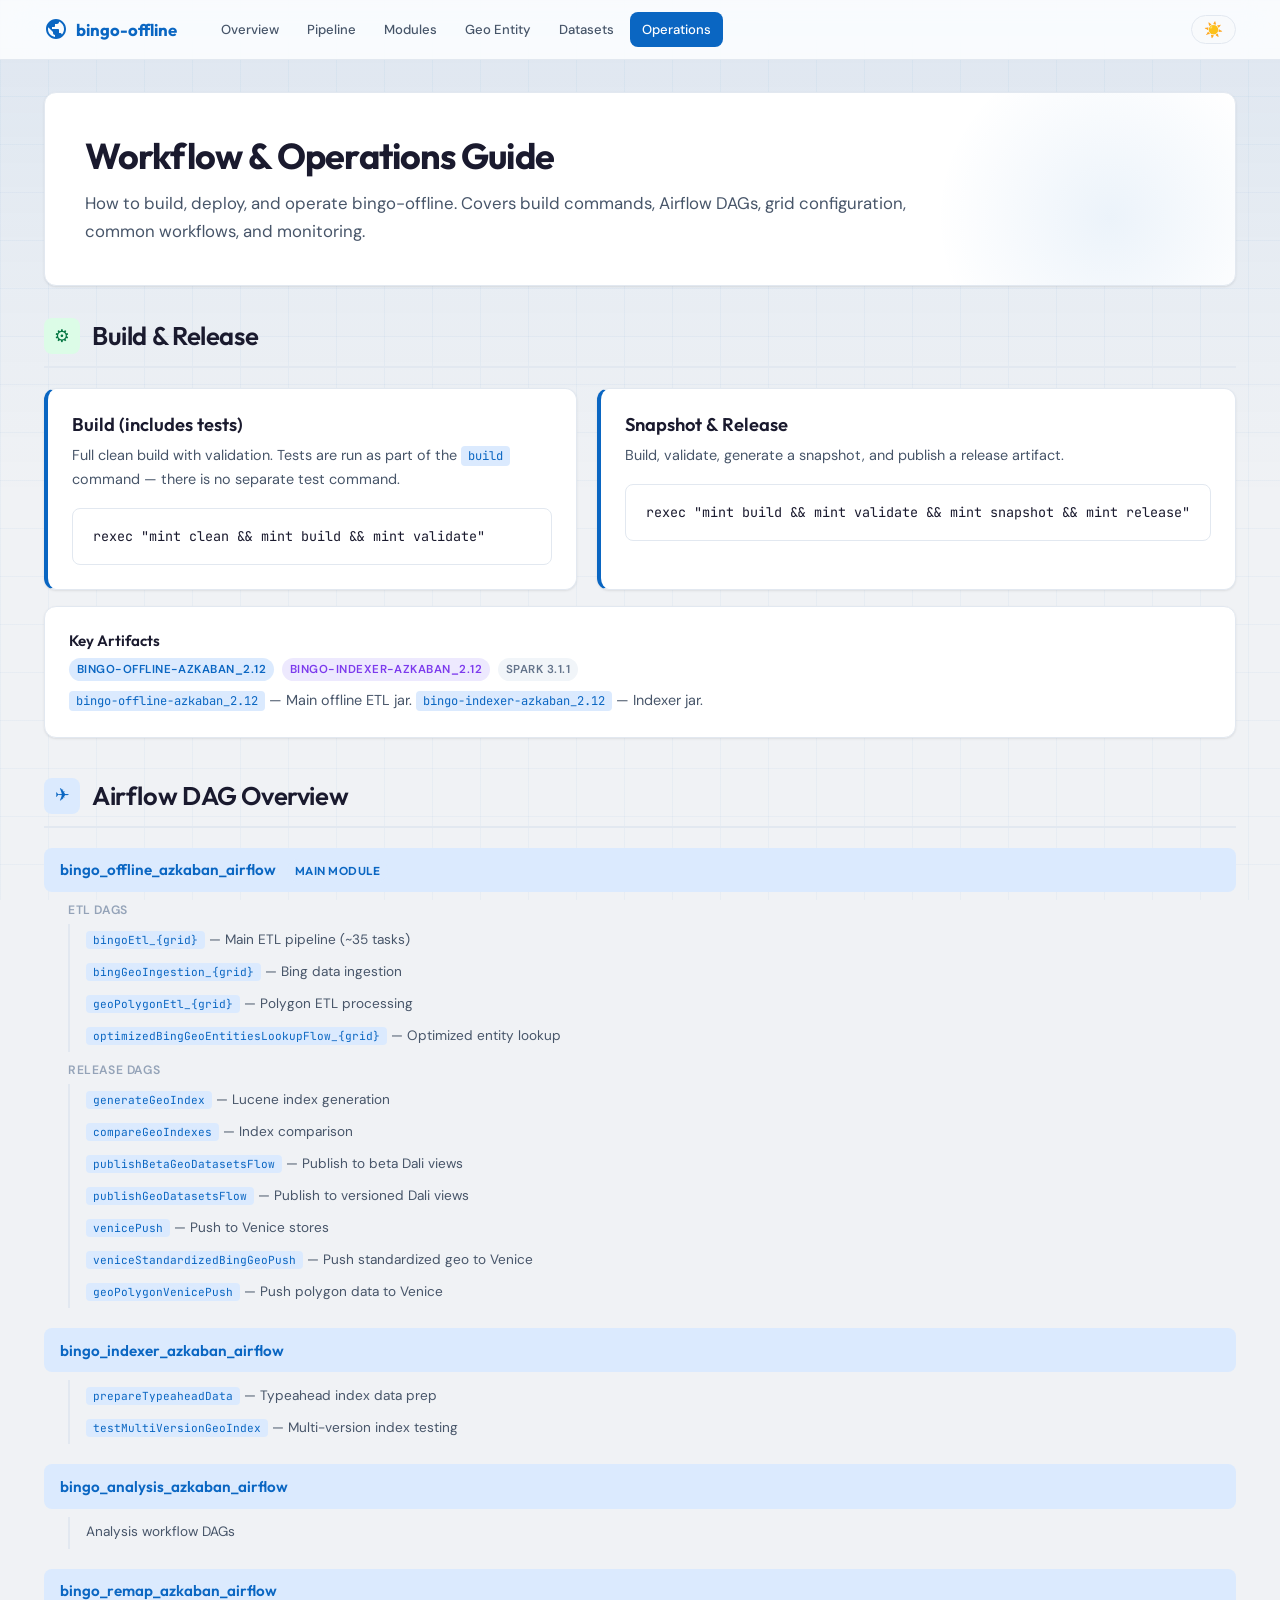
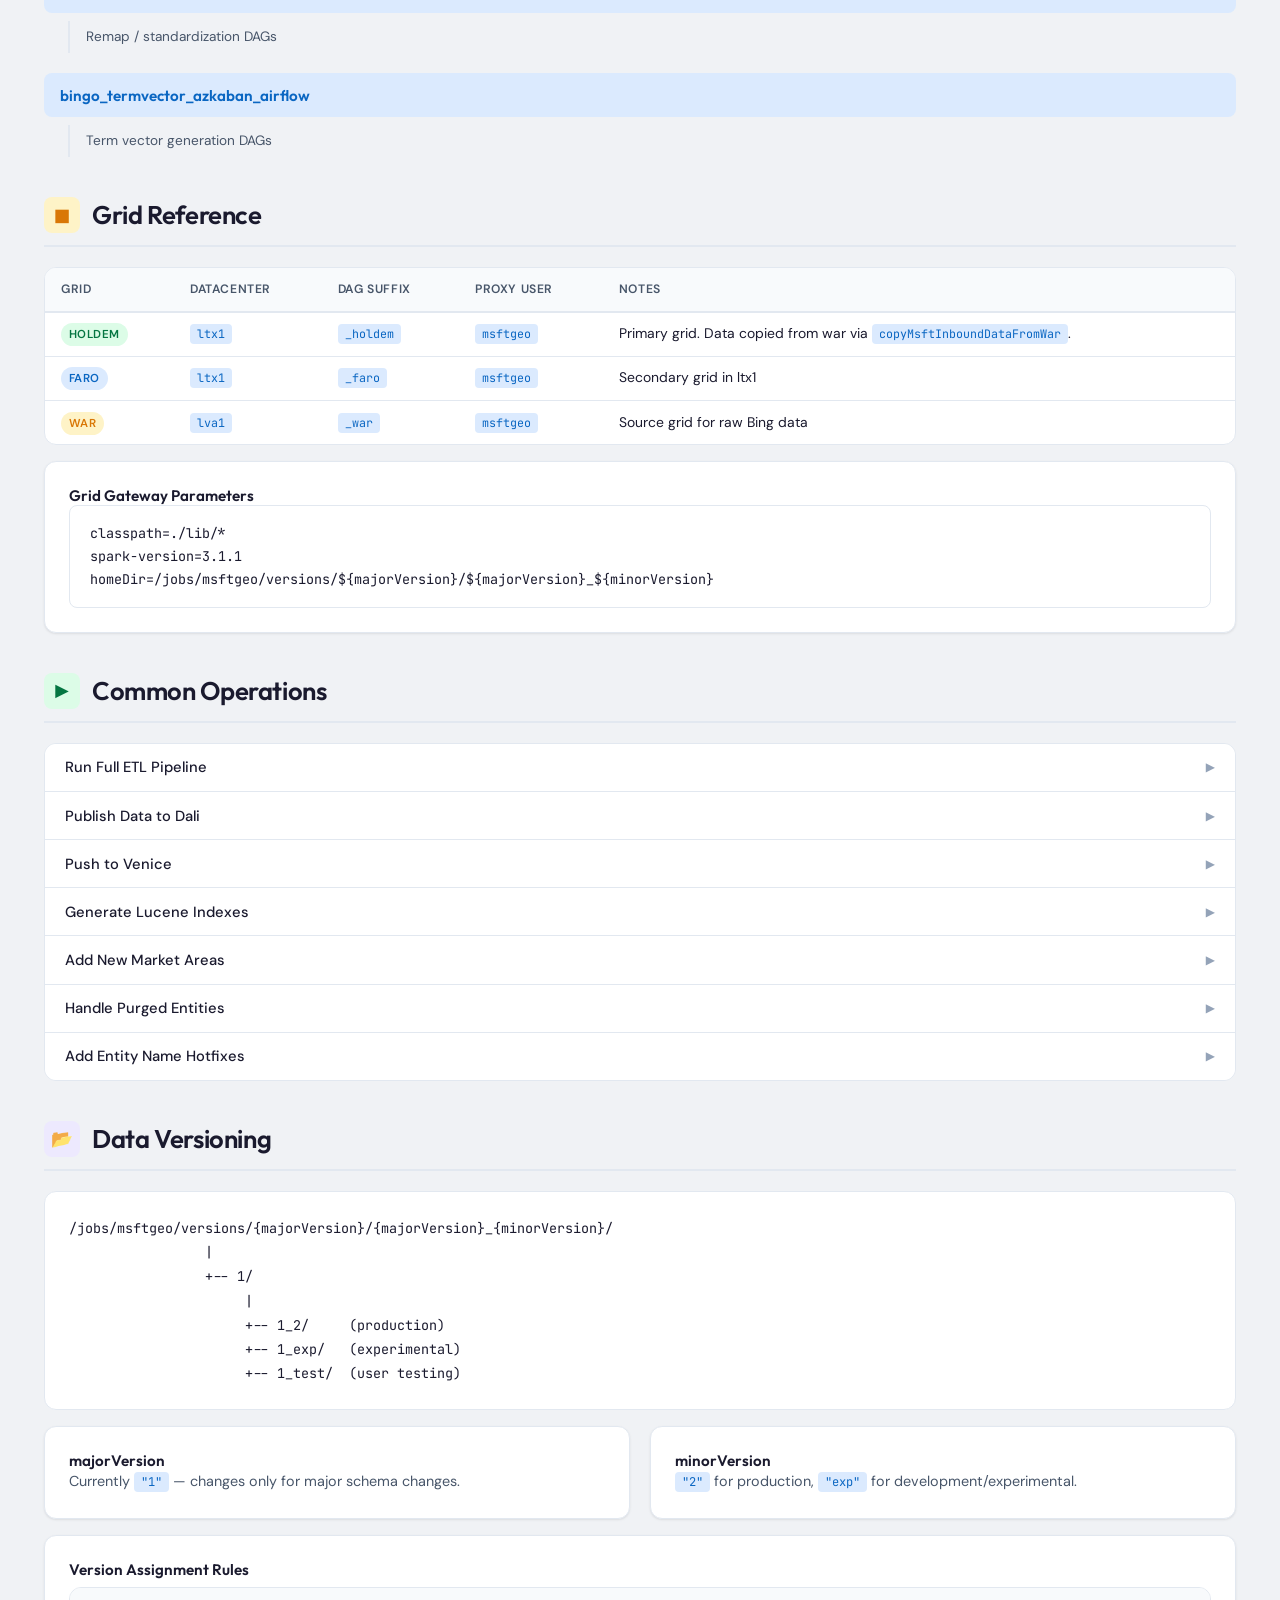
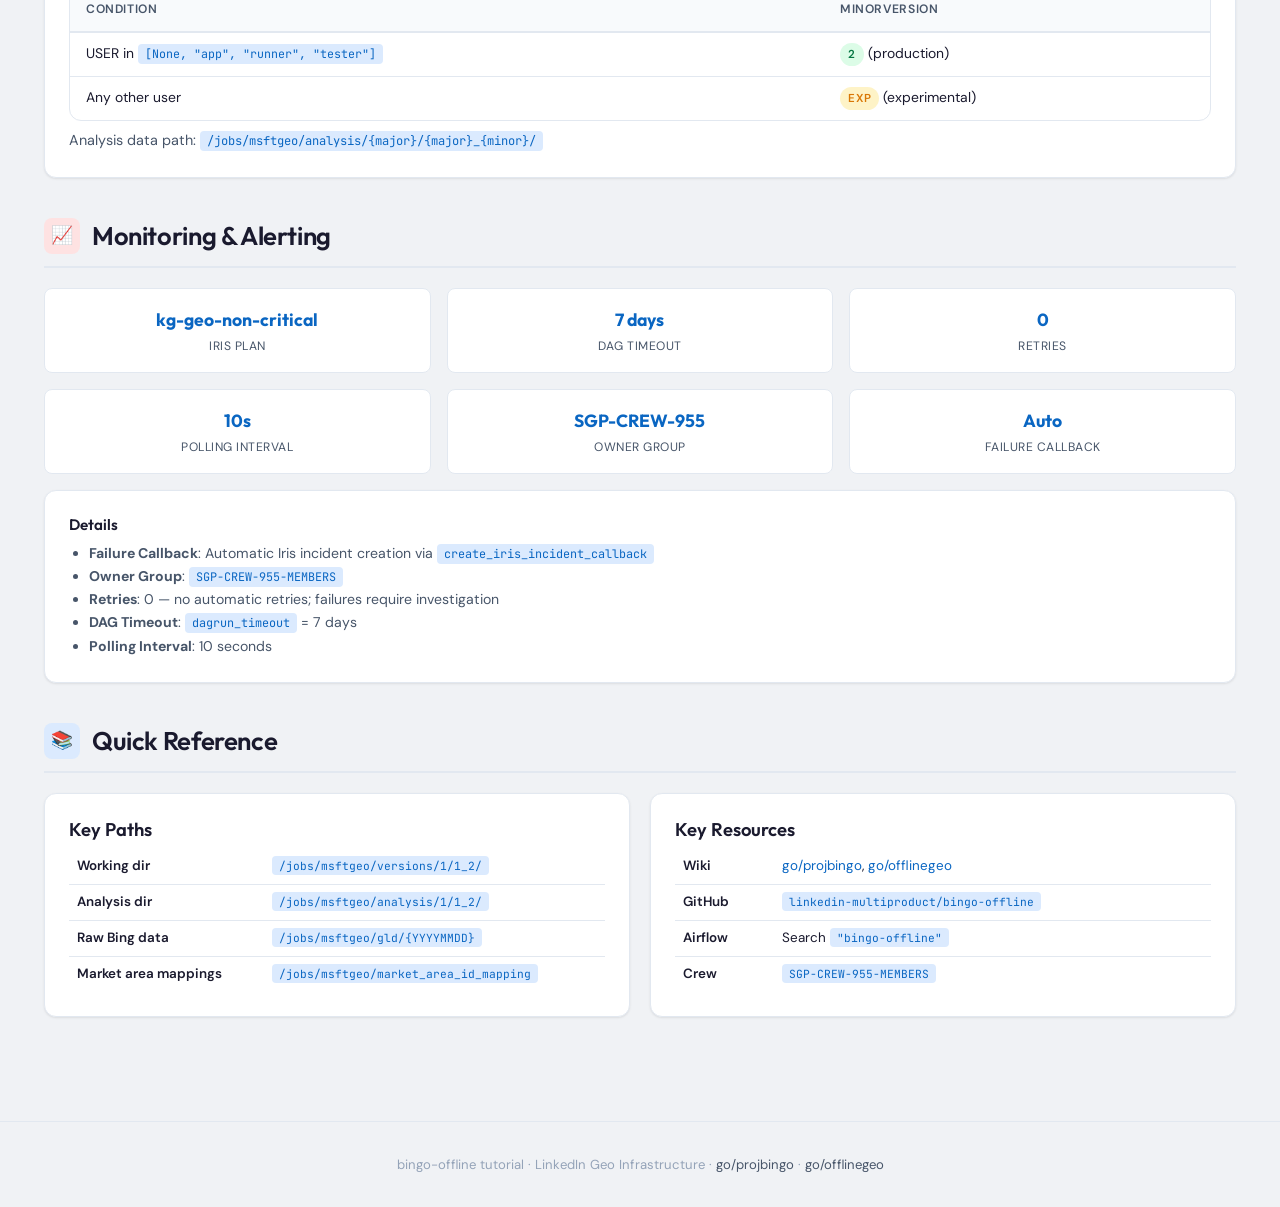
<file: pages/bingo-offline-tutorial/6-operations.html>
<!DOCTYPE html>
<html lang="en" data-theme="light">
<head>
  <meta charset="UTF-8">
  <meta name="viewport" content="width=device-width, initial-scale=1.0">
  <title>Operations Guide — bingo-offline Tutorial</title>
  <link rel="preconnect" href="https://fonts.googleapis.com">
  <link href="https://fonts.googleapis.com/css2?family=Outfit:wght@300..800&family=DM+Sans:opsz,wght@9..40,300..600&family=JetBrains+Mono:wght@400;500&display=swap" rel="stylesheet">
  <style>
    /* =============================================
       BINGO-OFFLINE TUTORIAL DESIGN SYSTEM
       Theme: Meridian — Cartographic Data Observatory
       ============================================= */

    /* --- Variables --- */
    :root {
      --bg: #f0f2f5;
      --grid-color: rgba(10,102,194,0.035);
      --surface: #ffffff;
      --surface-hover: #f8fafc;
      --text: #1a1a2e;
      --text-sec: #475569;
      --text-muted: #94a3b8;
      --text-inv: #ffffff;
      --primary: #0a66c2;
      --primary-hover: #004182;
      --primary-light: #dbeafe;
      --primary-glow: rgba(10,102,194,0.08);
      --accent: #057642;
      --accent-light: #dcfce7;
      --warn: #d97706;
      --warn-light: #fef3c7;
      --danger: #dc2626;
      --danger-light: #fee2e2;
      --border: #e2e8f0;
      --border-strong: #cbd5e1;
      --shadow: 0 1px 3px rgba(0,0,0,0.06), 0 1px 2px rgba(0,0,0,0.04);
      --shadow-md: 0 4px 12px rgba(0,0,0,0.07);
      --shadow-lg: 0 12px 40px rgba(0,0,0,0.1);
      --radius: 12px;
      --radius-sm: 8px;
      --radius-xs: 4px;
      --nav-h: 60px;
      --max-w: 1240px;
      --font-d: 'Outfit', -apple-system, system-ui, sans-serif;
      --font-b: 'DM Sans', -apple-system, system-ui, sans-serif;
      --font-m: 'JetBrains Mono', 'SF Mono', 'Cascadia Code', monospace;
      --mod-blue: #0a66c2;
      --mod-purple: #7c3aed;
      --mod-amber: #d97706;
      --mod-green: #059669;
      --mod-red: #dc2626;
      --mod-gray: #64748b;
      --mod-teal: #0891b2;
      --mod-indigo: #4f46e5;
    }
    [data-theme="dark"] {
      --bg: #0a101e;
      --grid-color: rgba(88,166,255,0.025);
      --surface: #111827;
      --surface-hover: #1e293b;
      --text: #e2e8f0;
      --text-sec: #94a3b8;
      --text-muted: #475569;
      --text-inv: #0a101e;
      --primary: #58a6ff;
      --primary-hover: #79b8ff;
      --primary-light: #172554;
      --primary-glow: rgba(88,166,255,0.1);
      --accent: #4ade80;
      --accent-light: #052e16;
      --warn: #fbbf24;
      --warn-light: #422006;
      --danger: #f87171;
      --danger-light: #450a0a;
      --border: #1e293b;
      --border-strong: #334155;
      --shadow: 0 1px 3px rgba(0,0,0,0.3);
      --shadow-md: 0 4px 12px rgba(0,0,0,0.4);
      --shadow-lg: 0 12px 40px rgba(0,0,0,0.5);
    }

    /* --- Reset --- */
    *, *::before, *::after { box-sizing: border-box; margin: 0; padding: 0; }
    html { scroll-behavior: smooth; scroll-padding-top: calc(var(--nav-h) + 24px); }
    body {
      font-family: var(--font-b);
      background: var(--bg);
      color: var(--text);
      line-height: 1.65;
      position: relative;
      overflow-x: hidden;
      -webkit-font-smoothing: antialiased;
    }
    /* Map grid overlay */
    body::before {
      content: '';
      position: fixed; inset: 0;
      background:
        linear-gradient(var(--grid-color) 1px, transparent 1px),
        linear-gradient(90deg, var(--grid-color) 1px, transparent 1px);
      background-size: 48px 48px;
      pointer-events: none; z-index: 0;
    }
    /* Ambient top glow */
    body::after {
      content: '';
      position: fixed; top: 0; left: 0; right: 0; height: 500px;
      background: linear-gradient(180deg, var(--primary-glow) 0%, transparent 100%);
      pointer-events: none; z-index: 0;
    }

    /* --- Typography --- */
    h1, h2, h3, h4, h5 { font-family: var(--font-d); line-height: 1.25; color: var(--text); }
    h1 { font-size: 2.25rem; font-weight: 700; letter-spacing: -0.025em; }
    h2 { font-size: 1.6rem; font-weight: 600; letter-spacing: -0.015em; margin-bottom: 1rem; }
    h3 { font-size: 1.15rem; font-weight: 600; }
    h4 { font-size: 0.95rem; font-weight: 600; }
    p { color: var(--text-sec); max-width: 72ch; }
    a { color: var(--primary); text-decoration: none; transition: color 0.2s; }
    a:hover { color: var(--primary-hover); text-decoration: underline; }
    code {
      font-family: var(--font-m); font-size: 0.84em;
      background: var(--primary-light); color: var(--primary);
      padding: 2px 7px; border-radius: var(--radius-xs);
    }
    pre {
      background: var(--surface); border: 1px solid var(--border);
      border-radius: var(--radius-sm); padding: 1rem 1.25rem; overflow-x: auto;
      font-family: var(--font-m); font-size: 0.84rem; line-height: 1.7;
    }
    pre code { background: none; padding: 0; color: var(--text); font-size: 1em; }

    /* --- Layout --- */
    .container { max-width: var(--max-w); margin: 0 auto; padding: 0 1.5rem; position: relative; z-index: 1; }
    .page-content { padding: calc(var(--nav-h) + 2rem) 0 4rem; }
    .grid-2 { display: grid; grid-template-columns: repeat(2, 1fr); gap: 1.25rem; }
    .grid-3 { display: grid; grid-template-columns: repeat(3, 1fr); gap: 1.25rem; }
    .grid-4 { display: grid; grid-template-columns: repeat(4, 1fr); gap: 1rem; }
    @media (max-width: 900px) { .grid-3 { grid-template-columns: repeat(2, 1fr); } }
    @media (max-width: 768px) {
      .grid-2, .grid-3, .grid-4 { grid-template-columns: 1fr; }
      h1 { font-size: 1.75rem; }
      .container { padding: 0 1rem; }
    }

    /* --- Nav --- */
    nav {
      position: fixed; top: 0; left: 0; right: 0; height: var(--nav-h);
      background: rgba(255,255,255,0.82);
      backdrop-filter: blur(16px) saturate(180%);
      -webkit-backdrop-filter: blur(16px) saturate(180%);
      border-bottom: 1px solid var(--border);
      z-index: 100; display: flex; align-items: center;
    }
    [data-theme="dark"] nav { background: rgba(10,16,30,0.82); }
    .nav-inner {
      max-width: var(--max-w); margin: 0 auto; padding: 0 1.5rem;
      width: 100%; display: flex; align-items: center; gap: 0.5rem;
    }
    .nav-brand {
      font-family: var(--font-d); font-weight: 700; font-size: 1.05rem;
      color: var(--primary); margin-right: 1.5rem; white-space: nowrap;
      display: flex; align-items: center; gap: 0.5rem; text-decoration: none;
    }
    .nav-brand:hover { text-decoration: none; color: var(--primary); }
    .nav-brand svg { width: 24px; height: 24px; fill: currentColor; flex-shrink: 0; }
    .nav-links { display: flex; gap: 0.25rem; overflow-x: auto; flex: 1; scrollbar-width: none; }
    .nav-links::-webkit-scrollbar { display: none; }
    .nav-links a {
      padding: 0.4rem 0.75rem; border-radius: var(--radius-sm);
      font-size: 0.82rem; font-weight: 500; white-space: nowrap;
      color: var(--text-sec); transition: all 0.2s; text-decoration: none;
    }
    .nav-links a:hover { background: var(--primary-light); color: var(--primary); text-decoration: none; }
    .nav-links a[aria-current="page"] {
      background: var(--primary); color: var(--text-inv) !important;
    }
    .theme-toggle {
      background: var(--surface-hover); border: 1px solid var(--border);
      border-radius: 20px; cursor: pointer; padding: 6px 12px;
      font-size: 0.95rem; display: flex; align-items: center; gap: 4px;
      transition: all 0.25s; margin-left: auto; flex-shrink: 0; line-height: 1;
    }
    .theme-toggle:hover { border-color: var(--primary); background: var(--primary-light); }
    @media (max-width: 768px) {
      .nav-links a { padding: 0.35rem 0.5rem; font-size: 0.75rem; }
      .nav-brand { font-size: 0.9rem; margin-right: 0.75rem; }
      .nav-brand span { display: none; }
    }

    /* --- Hero --- */
    .hero {
      background: var(--surface); border: 1px solid var(--border);
      border-radius: var(--radius); padding: 2.5rem;
      margin-bottom: 2rem; position: relative; overflow: hidden;
      box-shadow: var(--shadow);
      animation: heroIn 0.6s ease forwards;
    }
    .hero::before {
      content: ''; position: absolute; top: -50px; right: -50px;
      width: 350px; height: 350px;
      background: radial-gradient(circle, var(--primary-glow) 0%, transparent 70%);
      pointer-events: none;
    }
    .hero h1 { margin-bottom: 0.75rem; position: relative; }
    .hero p { font-size: 1.05rem; position: relative; }
    .hero .subtitle { font-size: 0.95rem; color: var(--text-muted); margin-top: 0.25rem; }
    @keyframes heroIn {
      from { opacity: 0; transform: translateY(16px); }
      to { opacity: 1; transform: translateY(0); }
    }

    /* --- Stats Strip --- */
    .stats-strip { display: flex; gap: 1rem; margin-top: 1.5rem; flex-wrap: wrap; position: relative; }
    .stat {
      display: flex; flex-direction: column; align-items: center;
      padding: 0.75rem 1.25rem; background: var(--primary-light);
      border-radius: var(--radius-sm); min-width: 90px;
    }
    .stat-value {
      font-family: var(--font-d); font-size: 1.5rem; font-weight: 700;
      color: var(--primary); line-height: 1.2;
    }
    .stat-label {
      font-size: 0.72rem; color: var(--text-sec); font-weight: 500;
      text-transform: uppercase; letter-spacing: 0.06em; margin-top: 2px;
    }

    /* --- Card --- */
    .card {
      background: var(--surface); border: 1px solid var(--border);
      border-radius: var(--radius); padding: 1.5rem;
      box-shadow: var(--shadow); transition: all 0.25s;
    }
    .card:hover { box-shadow: var(--shadow-md); border-color: var(--border-strong); }
    .card-accent { border-left: 4px solid var(--primary); }
    .card h3 { margin-bottom: 0.5rem; }
    .card p { font-size: 0.9rem; }

    /* --- Section --- */
    .section { margin-bottom: 2.5rem; }
    .section-header {
      display: flex; align-items: center; gap: 0.75rem;
      margin-bottom: 1.25rem; padding-bottom: 0.75rem;
      border-bottom: 2px solid var(--border);
    }
    .section-header h2 { margin-bottom: 0; }
    .section-icon {
      width: 36px; height: 36px; border-radius: var(--radius-sm);
      display: flex; align-items: center; justify-content: center;
      font-size: 1.1rem; flex-shrink: 0;
    }

    /* --- Accordion --- */
    .accordion { border: 1px solid var(--border); border-radius: var(--radius); overflow: hidden; }
    .accordion-item { border-bottom: 1px solid var(--border); }
    .accordion-item:last-child { border-bottom: none; }
    .accordion-trigger {
      width: 100%; padding: 0.85rem 1.25rem; background: var(--surface);
      border: none; cursor: pointer; display: flex; align-items: center;
      justify-content: space-between; font-family: var(--font-b);
      font-size: 0.92rem; font-weight: 500; color: var(--text);
      transition: background 0.2s; text-align: left;
    }
    .accordion-trigger:hover { background: var(--surface-hover); }
    .accordion-trigger .arrow {
      transition: transform 0.3s; font-size: 0.75rem; color: var(--text-muted);
      flex-shrink: 0; margin-left: 0.75rem;
    }
    .accordion-trigger[aria-expanded="true"] .arrow { transform: rotate(90deg); }
    .accordion-content {
      max-height: 0; overflow: hidden; transition: max-height 0.35s ease;
    }
    .accordion-body { padding: 1rem 1.25rem; background: var(--surface-hover); }

    /* --- Table --- */
    .table-wrap {
      overflow-x: auto; border: 1px solid var(--border);
      border-radius: var(--radius); background: var(--surface);
    }
    table { width: 100%; border-collapse: collapse; font-size: 0.87rem; }
    th {
      text-align: left; padding: 0.7rem 1rem;
      background: var(--surface-hover); font-weight: 600;
      font-size: 0.76rem; text-transform: uppercase; letter-spacing: 0.05em;
      color: var(--text-sec); border-bottom: 2px solid var(--border);
      position: sticky; top: 0;
    }
    td { padding: 0.6rem 1rem; border-bottom: 1px solid var(--border); vertical-align: top; }
    tr:last-child td { border-bottom: none; }
    tr:hover td { background: var(--surface-hover); }

    /* --- Badge --- */
    .badge {
      display: inline-flex; padding: 2px 8px; border-radius: 20px;
      font-size: 0.72rem; font-weight: 600; text-transform: uppercase;
      letter-spacing: 0.04em; white-space: nowrap;
    }
    .badge-blue { background: var(--primary-light); color: var(--primary); }
    .badge-green { background: var(--accent-light); color: var(--accent); }
    .badge-amber { background: var(--warn-light); color: var(--warn); }
    .badge-red { background: var(--danger-light); color: var(--danger); }
    .badge-purple { background: #ede9fe; color: #7c3aed; }
    .badge-gray { background: #f1f5f9; color: #64748b; }
    [data-theme="dark"] .badge-purple { background: #2e1065; }
    [data-theme="dark"] .badge-gray { background: #1e293b; }

    /* --- Search --- */
    .search-box { position: relative; max-width: 400px; }
    .search-box input {
      width: 100%; padding: 0.6rem 1rem 0.6rem 2.5rem;
      background: var(--surface); border: 1px solid var(--border);
      border-radius: var(--radius-sm); font-family: var(--font-b);
      font-size: 0.87rem; color: var(--text); outline: none;
      transition: border-color 0.2s, box-shadow 0.2s;
    }
    .search-box input:focus {
      border-color: var(--primary);
      box-shadow: 0 0 0 3px var(--primary-glow);
    }
    .search-box input::placeholder { color: var(--text-muted); }
    .search-icon {
      position: absolute; left: 0.85rem; top: 50%;
      transform: translateY(-50%); color: var(--text-muted);
      font-size: 0.9rem; pointer-events: none;
    }

    /* --- Filter Chips --- */
    .filter-bar { display: flex; gap: 0.5rem; flex-wrap: wrap; margin-bottom: 1.25rem; }
    .chip {
      padding: 0.4rem 0.85rem; border-radius: 20px;
      border: 1px solid var(--border); background: var(--surface);
      font-size: 0.82rem; font-weight: 500; cursor: pointer;
      transition: all 0.2s; color: var(--text-sec); font-family: var(--font-b);
    }
    .chip:hover, .chip.active {
      background: var(--primary); color: var(--text-inv); border-color: var(--primary);
    }

    /* --- Tooltip --- */
    [data-tip] { position: relative; cursor: help; }
    [data-tip]::after {
      content: attr(data-tip);
      visibility: hidden; opacity: 0;
      position: absolute; bottom: calc(100% + 6px); left: 50%;
      transform: translateX(-50%);
      background: var(--text); color: var(--bg); padding: 4px 10px;
      border-radius: var(--radius-xs); font-size: 0.76rem;
      white-space: nowrap; transition: all 0.2s; z-index: 50;
      pointer-events: none;
    }
    [data-tip]:hover::after { visibility: visible; opacity: 1; }

    /* --- SVG Diagram --- */
    .diagram-wrap {
      background: var(--surface); border: 1px solid var(--border);
      border-radius: var(--radius); padding: 1.5rem; overflow-x: auto;
    }
    .diagram-wrap svg { max-width: 100%; height: auto; display: block; }
    .diagram-wrap svg text {
      font-family: var(--font-d); fill: var(--text);
    }

    /* --- Slide-out Panel --- */
    .panel-overlay {
      position: fixed; inset: 0; background: rgba(0,0,0,0.3);
      z-index: 89; opacity: 0; visibility: hidden; transition: all 0.3s;
    }
    .panel-overlay.open { opacity: 1; visibility: visible; }
    .detail-panel {
      position: fixed; top: 0; right: 0; bottom: 0;
      width: 400px; max-width: 90vw; background: var(--surface);
      border-left: 1px solid var(--border); box-shadow: var(--shadow-lg);
      transform: translateX(100%); transition: transform 0.3s ease;
      z-index: 90; overflow-y: auto; padding: calc(var(--nav-h) + 1.5rem) 1.5rem 1.5rem;
    }
    .detail-panel.open { transform: translateX(0); }
    .panel-close {
      position: absolute; top: calc(var(--nav-h) + 0.75rem); right: 1rem;
      background: var(--surface-hover); border: 1px solid var(--border);
      border-radius: 50%; width: 32px; height: 32px; cursor: pointer;
      display: flex; align-items: center; justify-content: center;
      font-size: 1.1rem; color: var(--text-sec); transition: all 0.2s;
    }
    .panel-close:hover { background: var(--danger-light); color: var(--danger); }

    /* --- Quick Links --- */
    .quick-links { display: flex; gap: 0.75rem; flex-wrap: wrap; margin-top: 1.5rem; position: relative; }
    .quick-link {
      display: inline-flex; align-items: center; gap: 0.4rem;
      padding: 0.5rem 1rem; background: var(--surface);
      border: 1px solid var(--border); border-radius: var(--radius-sm);
      font-size: 0.85rem; font-weight: 500; transition: all 0.2s;
    }
    .quick-link:hover {
      border-color: var(--primary); color: var(--primary);
      background: var(--primary-light); text-decoration: none;
    }

    /* --- Flow Strip --- */
    .flow-strip {
      display: flex; align-items: center; gap: 0; overflow-x: auto;
      padding: 1rem 0; scrollbar-width: none;
    }
    .flow-strip::-webkit-scrollbar { display: none; }
    .flow-step {
      padding: 0.45rem 0.9rem; background: var(--primary-light);
      color: var(--primary); font-size: 0.8rem; font-weight: 600;
      white-space: nowrap; border-radius: var(--radius-xs);
    }
    .flow-arrow {
      color: var(--text-muted); padding: 0 0.4rem;
      font-size: 0.85rem; flex-shrink: 0;
    }

    /* --- Sidebar Layout --- */
    .with-sidebar {
      display: grid; grid-template-columns: 220px 1fr; gap: 1.5rem;
    }
    .sidebar {
      position: sticky; top: calc(var(--nav-h) + 1.5rem);
      align-self: start; height: fit-content;
    }
    .sidebar-nav a {
      display: block; padding: 0.5rem 0.75rem; border-radius: var(--radius-sm);
      font-size: 0.87rem; color: var(--text-sec); border-left: 3px solid transparent;
      transition: all 0.2s; text-decoration: none; margin-bottom: 2px;
    }
    .sidebar-nav a:hover { background: var(--surface-hover); color: var(--text); text-decoration: none; }
    .sidebar-nav a.active {
      background: var(--primary-light); color: var(--primary);
      border-left-color: var(--primary); font-weight: 600;
    }
    @media (max-width: 900px) {
      .with-sidebar { grid-template-columns: 1fr; }
      .sidebar {
        position: static; display: flex; gap: 0.5rem; overflow-x: auto;
        padding-bottom: 0.5rem; scrollbar-width: none;
      }
      .sidebar::-webkit-scrollbar { display: none; }
      .sidebar-nav { display: flex; gap: 0.25rem; }
      .sidebar-nav a { white-space: nowrap; border-left: none; border-bottom: 3px solid transparent; margin-bottom: 0; }
      .sidebar-nav a.active { border-bottom-color: var(--primary); border-left-color: transparent; }
    }

    /* --- Animations --- */
    .fade-in {
      opacity: 0; transform: translateY(14px);
      transition: opacity 0.5s ease, transform 0.5s ease;
    }
    .fade-in.visible { opacity: 1; transform: translateY(0); }
    .fade-in:nth-child(2) { transition-delay: 0.05s; }
    .fade-in:nth-child(3) { transition-delay: 0.1s; }
    .fade-in:nth-child(4) { transition-delay: 0.15s; }
    @media (prefers-reduced-motion: reduce) {
      .fade-in { opacity: 1; transform: none; transition: none; }
    }

    /* --- Footer --- */
    footer {
      border-top: 1px solid var(--border); padding: 2rem 0;
      text-align: center; color: var(--text-muted); font-size: 0.82rem;
      position: relative; z-index: 1;
    }
    footer a { color: var(--text-sec); }

    /* --- Utility --- */
    .mt-1 { margin-top: 0.5rem; }
    .mt-2 { margin-top: 1rem; }
    .mt-3 { margin-top: 1.5rem; }
    .mt-4 { margin-top: 2rem; }
    .mb-1 { margin-bottom: 0.5rem; }
    .mb-2 { margin-bottom: 1rem; }
    .mb-3 { margin-bottom: 1.5rem; }
    .flex { display: flex; }
    .flex-wrap { flex-wrap: wrap; }
    .items-center { align-items: center; }
    .gap-sm { gap: 0.5rem; }
    .gap-md { gap: 1rem; }
    .text-sm { font-size: 0.85rem; }
    .text-xs { font-size: 0.78rem; }
    .font-mono { font-family: var(--font-m); }
    .font-display { font-family: var(--font-d); }
    .fw-600 { font-weight: 600; }
    .color-blue { color: var(--mod-blue); }
    .color-purple { color: var(--mod-purple); }
    .color-amber { color: var(--mod-amber); }
    .color-green { color: var(--mod-green); }
    .color-red { color: var(--mod-red); }
    .color-gray { color: var(--mod-gray); }
    .color-teal { color: var(--mod-teal); }
    .color-indigo { color: var(--mod-indigo); }
    .hidden { display: none !important; }
    .sr-only { position: absolute; width: 1px; height: 1px; overflow: hidden; clip: rect(0,0,0,0); }

    /* --- Page-specific: version tree --- */
    .version-tree {
      background: var(--surface); border: 1px solid var(--border);
      border-radius: var(--radius); padding: 1.5rem; overflow-x: auto;
    }
    .version-tree pre {
      border: none; padding: 0; background: none; margin: 0;
    }
    .version-tree pre code {
      color: var(--text); line-height: 1.8;
    }

    /* --- Page-specific: step list --- */
    .step-list { list-style: none; padding: 0; margin: 0; counter-reset: steps; }
    .step-list li {
      counter-increment: steps;
      padding: 0.5rem 0 0.5rem 2.25rem;
      position: relative;
      font-size: 0.88rem;
      color: var(--text-sec);
      border-bottom: 1px solid var(--border);
    }
    .step-list li:last-child { border-bottom: none; }
    .step-list li::before {
      content: counter(steps);
      position: absolute; left: 0; top: 0.5rem;
      width: 1.6rem; height: 1.6rem;
      background: var(--primary-light); color: var(--primary);
      border-radius: 50%; font-size: 0.75rem; font-weight: 700;
      display: flex; align-items: center; justify-content: center;
      font-family: var(--font-d);
    }

    /* --- Page-specific: DAG tree --- */
    .dag-module { margin-bottom: 1.25rem; }
    .dag-module-header {
      font-family: var(--font-d); font-weight: 600; font-size: 0.95rem;
      padding: 0.6rem 1rem; background: var(--primary-light);
      border-radius: var(--radius-sm); color: var(--primary);
      margin-bottom: 0.5rem;
    }
    .dag-list { list-style: none; padding: 0; margin: 0 0 0 1rem; }
    .dag-list li {
      padding: 0.3rem 0.5rem;
      font-size: 0.85rem;
      color: var(--text-sec);
      border-left: 2px solid var(--border);
      margin-left: 0.5rem;
      padding-left: 1rem;
    }
    .dag-list li code { font-size: 0.82em; }
    .dag-group-label {
      font-size: 0.76rem; font-weight: 600;
      text-transform: uppercase; letter-spacing: 0.05em;
      color: var(--text-muted); margin-top: 0.5rem; margin-bottom: 0.25rem;
      padding-left: 1.5rem;
    }

    /* --- Page-specific: monitoring cards --- */
    .monitor-grid {
      display: grid; grid-template-columns: repeat(3, 1fr); gap: 1rem;
    }
    .monitor-card {
      background: var(--surface); border: 1px solid var(--border);
      border-radius: var(--radius-sm); padding: 1rem 1.25rem;
      text-align: center;
    }
    .monitor-card .monitor-value {
      font-family: var(--font-d); font-size: 1.1rem; font-weight: 700;
      color: var(--primary);
    }
    .monitor-card .monitor-label {
      font-size: 0.76rem; color: var(--text-sec);
      text-transform: uppercase; letter-spacing: 0.04em; margin-top: 2px;
    }
    @media (max-width: 768px) {
      .monitor-grid { grid-template-columns: repeat(2, 1fr); }
    }
  </style>
</head>
<body>
  <!-- Navigation -->
  <nav>
    <div class="nav-inner">
      <a class="nav-brand" href="1-overview.html">
        <svg viewBox="0 0 24 24"><path d="M12 2C6.48 2 2 6.48 2 12s4.48 10 10 10 10-4.48 10-10S17.52 2 12 2zm-1 17.93c-3.95-.49-7-3.85-7-7.93 0-.62.08-1.21.21-1.79L9 15v1c0 1.1.9 2 2 2v1.93zm6.9-2.54c-.26-.81-1-1.39-1.9-1.39h-1v-3c0-.55-.45-1-1-1H8v-2h2c.55 0 1-.45 1-1V7h2c1.1 0 2-.9 2-2v-.41c2.93 1.19 5 4.06 5 7.41 0 2.08-.8 3.97-2.1 5.39z"/></svg>
        <span>bingo-offline</span>
      </a>
      <div class="nav-links">
        <a href="1-overview.html">Overview</a>
        <a href="2-pipeline.html">Pipeline</a>
        <a href="3-modules.html">Modules</a>
        <a href="4-geo-entity.html">Geo Entity</a>
        <a href="5-datasets.html">Datasets</a>
        <a href="6-operations.html" aria-current="page">Operations</a>
      </div>
      <button class="theme-toggle" onclick="toggleTheme()" title="Toggle dark mode">
        <span class="theme-icon"></span>
      </button>
    </div>
  </nav>

  <main class="page-content">
    <div class="container">

      <!-- Hero -->
      <div class="hero">
        <h1>Workflow &amp; Operations Guide</h1>
        <p>How to build, deploy, and operate bingo-offline. Covers build commands, Airflow DAGs, grid configuration, common workflows, and monitoring.</p>
      </div>

      <!-- Section 1: Build & Release -->
      <section id="build-release" class="section fade-in">
        <div class="section-header">
          <div class="section-icon" style="background: var(--accent-light); color: var(--accent);">&#9881;</div>
          <h2>Build &amp; Release</h2>
        </div>

        <div class="grid-2">
          <div class="card card-accent">
            <h3>Build (includes tests)</h3>
            <p>Full clean build with validation. Tests are run as part of the <code>build</code> command &mdash; there is no separate test command.</p>
            <pre class="mt-2"><code>rexec "mint clean &amp;&amp; mint build &amp;&amp; mint validate"</code></pre>
          </div>
          <div class="card card-accent">
            <h3>Snapshot &amp; Release</h3>
            <p>Build, validate, generate a snapshot, and publish a release artifact.</p>
            <pre class="mt-2"><code>rexec "mint build &amp;&amp; mint validate &amp;&amp; mint snapshot &amp;&amp; mint release"</code></pre>
          </div>
        </div>

        <div class="card mt-2">
          <h4>Key Artifacts</h4>
          <div class="flex flex-wrap gap-sm mt-1">
            <span class="badge badge-blue">bingo-offline-azkaban_2.12</span>
            <span class="badge badge-purple">bingo-indexer-azkaban_2.12</span>
            <span class="badge badge-gray">Spark 3.1.1</span>
          </div>
          <p class="mt-1 text-sm"><code>bingo-offline-azkaban_2.12</code> &mdash; Main offline ETL jar. <code>bingo-indexer-azkaban_2.12</code> &mdash; Indexer jar.</p>
        </div>
      </section>

      <!-- Section 2: Airflow DAG Overview -->
      <section id="airflow-dags" class="section fade-in">
        <div class="section-header">
          <div class="section-icon" style="background: var(--primary-light); color: var(--primary);">&#9992;</div>
          <h2>Airflow DAG Overview</h2>
        </div>

        <!-- bingo_offline_azkaban_airflow -->
        <div class="dag-module">
          <div class="dag-module-header">bingo_offline_azkaban_airflow <span class="badge badge-blue" style="margin-left:0.5rem;">main module</span></div>
          <p class="dag-group-label">ETL DAGs</p>
          <ul class="dag-list">
            <li><code>bingoEtl_{grid}</code> &mdash; Main ETL pipeline (~35 tasks)</li>
            <li><code>bingGeoIngestion_{grid}</code> &mdash; Bing data ingestion</li>
            <li><code>geoPolygonEtl_{grid}</code> &mdash; Polygon ETL processing</li>
            <li><code>optimizedBingGeoEntitiesLookupFlow_{grid}</code> &mdash; Optimized entity lookup</li>
          </ul>
          <p class="dag-group-label">Release DAGs</p>
          <ul class="dag-list">
            <li><code>generateGeoIndex</code> &mdash; Lucene index generation</li>
            <li><code>compareGeoIndexes</code> &mdash; Index comparison</li>
            <li><code>publishBetaGeoDatasetsFlow</code> &mdash; Publish to beta Dali views</li>
            <li><code>publishGeoDatasetsFlow</code> &mdash; Publish to versioned Dali views</li>
            <li><code>venicePush</code> &mdash; Push to Venice stores</li>
            <li><code>veniceStandardizedBingGeoPush</code> &mdash; Push standardized geo to Venice</li>
            <li><code>geoPolygonVenicePush</code> &mdash; Push polygon data to Venice</li>
          </ul>
        </div>

        <!-- bingo_indexer_azkaban_airflow -->
        <div class="dag-module">
          <div class="dag-module-header">bingo_indexer_azkaban_airflow</div>
          <ul class="dag-list">
            <li><code>prepareTypeaheadData</code> &mdash; Typeahead index data prep</li>
            <li><code>testMultiVersionGeoIndex</code> &mdash; Multi-version index testing</li>
          </ul>
        </div>

        <!-- bingo_analysis_azkaban_airflow -->
        <div class="dag-module">
          <div class="dag-module-header">bingo_analysis_azkaban_airflow</div>
          <ul class="dag-list">
            <li>Analysis workflow DAGs</li>
          </ul>
        </div>

        <!-- bingo_remap_azkaban_airflow -->
        <div class="dag-module">
          <div class="dag-module-header">bingo_remap_azkaban_airflow</div>
          <ul class="dag-list">
            <li>Remap / standardization DAGs</li>
          </ul>
        </div>

        <!-- bingo_termvector_azkaban_airflow -->
        <div class="dag-module">
          <div class="dag-module-header">bingo_termvector_azkaban_airflow</div>
          <ul class="dag-list">
            <li>Term vector generation DAGs</li>
          </ul>
        </div>
      </section>

      <!-- Section 3: Grid Reference Table -->
      <section id="grid-reference" class="section fade-in">
        <div class="section-header">
          <div class="section-icon" style="background: var(--warn-light); color: var(--warn);">&#9632;</div>
          <h2>Grid Reference</h2>
        </div>

        <div class="table-wrap">
          <table>
            <thead>
              <tr>
                <th>Grid</th>
                <th>Datacenter</th>
                <th>DAG Suffix</th>
                <th>Proxy User</th>
                <th>Notes</th>
              </tr>
            </thead>
            <tbody>
              <tr>
                <td><span class="badge badge-green">holdem</span></td>
                <td><code>ltx1</code></td>
                <td><code>_holdem</code></td>
                <td><code>msftgeo</code></td>
                <td>Primary grid. Data copied from war via <code>copyMsftInboundDataFromWar</code>.</td>
              </tr>
              <tr>
                <td><span class="badge badge-blue">faro</span></td>
                <td><code>ltx1</code></td>
                <td><code>_faro</code></td>
                <td><code>msftgeo</code></td>
                <td>Secondary grid in ltx1</td>
              </tr>
              <tr>
                <td><span class="badge badge-amber">war</span></td>
                <td><code>lva1</code></td>
                <td><code>_war</code></td>
                <td><code>msftgeo</code></td>
                <td>Source grid for raw Bing data</td>
              </tr>
            </tbody>
          </table>
        </div>

        <div class="card mt-2">
          <h4>Grid Gateway Parameters</h4>
          <pre><code>classpath=./lib/*
spark-version=3.1.1
homeDir=/jobs/msftgeo/versions/${majorVersion}/${majorVersion}_${minorVersion}</code></pre>
        </div>
      </section>

      <!-- Section 4: Common Operations -->
      <section id="common-ops" class="section fade-in">
        <div class="section-header">
          <div class="section-icon" style="background: var(--accent-light); color: var(--accent);">&#9654;</div>
          <h2>Common Operations</h2>
        </div>

        <div class="accordion">

          <!-- Run Full ETL Pipeline -->
          <div class="accordion-item">
            <button class="accordion-trigger" aria-expanded="false">
              <span>Run Full ETL Pipeline</span>
              <span class="arrow">&#9654;</span>
            </button>
            <div class="accordion-content">
              <div class="accordion-body">
                <ol class="step-list">
                  <li>Go to Airflow: Search for <code>bingoEtl_holdem__bingo-offline</code></li>
                  <li>Trigger DAG with parameters:
                    <ul style="margin:0.4rem 0 0 1.25rem; font-size:0.85rem; color:var(--text-sec);">
                      <li><strong>majorVersion</strong>: <code>"1"</code></li>
                      <li><strong>minorVersion</strong>: <code>"2"</code> (production) or <code>"exp"</code> (experimental)</li>
                      <li><strong>msftInboundVersion</strong>: <code>"YYYYMMDD"</code> (e.g., <code>"20231116"</code>)</li>
                    </ul>
                  </li>
                  <li>Monitor: DAG timeout is 7 days. Uses Iris plan <code>kg-geo-non-critical</code> for failure alerts.</li>
                  <li>Pipeline copies data from war to holdem, then runs ~35 Spark jobs.</li>
                </ol>
              </div>
            </div>
          </div>

          <!-- Publish Data to Dali -->
          <div class="accordion-item">
            <button class="accordion-trigger" aria-expanded="false">
              <span>Publish Data to Dali</span>
              <span class="arrow">&#9654;</span>
            </button>
            <div class="accordion-content">
              <div class="accordion-body">
                <ol class="step-list">
                  <li>Run <code>publishBetaGeoDatasetsFlow</code> for beta channel</li>
                  <li>Run <code>publishGeoDatasetsFlow</code> for versioned release</li>
                  <li>Dali views update: <code>stz_derived_mp.stz_derived_taxonomy_*</code></li>
                </ol>
              </div>
            </div>
          </div>

          <!-- Push to Venice -->
          <div class="accordion-item">
            <button class="accordion-trigger" aria-expanded="false">
              <span>Push to Venice</span>
              <span class="arrow">&#9654;</span>
            </button>
            <div class="accordion-content">
              <div class="accordion-body">
                <ol class="step-list">
                  <li>Run <code>venicePush</code> DAG &mdash; pushes BingGeoEntities store</li>
                  <li>Run <code>veniceStandardizedBingGeoPush</code> &mdash; pushes StandardizedBingGeo store</li>
                  <li>Run <code>geoPolygonVenicePush</code> &mdash; pushes GeoPolygonInfo store</li>
                  <li>Venice stores: <code>BingGeoEntities</code>, <code>StylizedGeoNames</code>, <code>StandardizedBingGeo</code>, <code>GeoPolygonInfo</code></li>
                </ol>
              </div>
            </div>
          </div>

          <!-- Generate Lucene Indexes -->
          <div class="accordion-item">
            <button class="accordion-trigger" aria-expanded="false">
              <span>Generate Lucene Indexes</span>
              <span class="arrow">&#9654;</span>
            </button>
            <div class="accordion-content">
              <div class="accordion-body">
                <ol class="step-list">
                  <li>Run <code>generateGeoIndex</code> DAG</li>
                  <li>Indexes are built using Lucene 6.6.6</li>
                  <li>Uploaded to Artifactory via <code>ArtifactoryUploaderV2</code></li>
                  <li>Run <code>compareGeoIndexes</code> to validate against previous version</li>
                </ol>
              </div>
            </div>
          </div>

          <!-- Add New Market Areas -->
          <div class="accordion-item">
            <button class="accordion-trigger" aria-expanded="false">
              <span>Add New Market Areas</span>
              <span class="arrow">&#9654;</span>
            </button>
            <div class="accordion-content">
              <div class="accordion-body">
                <ol class="step-list">
                  <li>Edit <code>bingo-offline-azkaban/src/main/resources/custom_data/1_2/market_areas.csv</code></li>
                  <li>CSV format: <code class="text-xs">lid,status,remapLid,name,aliases,countryISOCode,bingoIds,parentIds,population,lat,lon,comments,referenceId</code></li>
                  <li>Use next available LID in <code>90000xxx</code> range</li>
                  <li>Set <code>status=ACTIVE</code></li>
                  <li>Build, release, and re-run <code>bingoEtl</code></li>
                </ol>
              </div>
            </div>
          </div>

          <!-- Handle Purged Entities -->
          <div class="accordion-item">
            <button class="accordion-trigger" aria-expanded="false">
              <span>Handle Purged Entities</span>
              <span class="arrow">&#9654;</span>
            </button>
            <div class="accordion-content">
              <div class="accordion-body">
                <p class="mb-2" style="font-size:0.88rem;">Purged entities are entities removed from the Bing data dump. bingo-offline preserves purged entity LIDs for backward compatibility (<code>AppendPurgedEntities</code>).</p>
                <div class="flow-strip mb-2">
                  <span class="flow-step">extractNewlyPurgedIds</span>
                  <span class="flow-arrow">&#8594;</span>
                  <span class="flow-step">enrichNewlyPurgedIds</span>
                  <span class="flow-arrow">&#8594;</span>
                  <span class="flow-step">generateRemapCandidates</span>
                </div>
                <p style="font-size:0.85rem;">Manual review of remap candidates may be needed.</p>
              </div>
            </div>
          </div>

          <!-- Add Entity Name Hotfixes -->
          <div class="accordion-item">
            <button class="accordion-trigger" aria-expanded="false">
              <span>Add Entity Name Hotfixes</span>
              <span class="arrow">&#9654;</span>
            </button>
            <div class="accordion-content">
              <div class="accordion-body">
                <ol class="step-list">
                  <li>Edit <code>custom_data/1_2/entity_name_hotfix.csv</code></li>
                  <li>Format: <code>entityId, locale, name, nameRole</code></li>
                  <li>Applied during <code>EntityNameHotfix</code> step in pipeline</li>
                </ol>
              </div>
            </div>
          </div>

        </div>
      </section>

      <!-- Section 5: Data Versioning -->
      <section id="versioning" class="section fade-in">
        <div class="section-header">
          <div class="section-icon" style="background: #ede9fe; color: #7c3aed;">&#128194;</div>
          <h2>Data Versioning</h2>
        </div>

        <div class="version-tree">
          <pre><code>/jobs/msftgeo/versions/{majorVersion}/{majorVersion}_{minorVersion}/
                 |
                 +-- 1/
                      |
                      +-- 1_2/     (production)
                      +-- 1_exp/   (experimental)
                      +-- 1_test/  (user testing)</code></pre>
        </div>

        <div class="grid-2 mt-2">
          <div class="card">
            <h4>majorVersion</h4>
            <p>Currently <code>"1"</code> &mdash; changes only for major schema changes.</p>
          </div>
          <div class="card">
            <h4>minorVersion</h4>
            <p><code>"2"</code> for production, <code>"exp"</code> for development/experimental.</p>
          </div>
        </div>

        <div class="card mt-2">
          <h4>Version Assignment Rules</h4>
          <div class="table-wrap mt-1">
            <table>
              <thead>
                <tr>
                  <th>Condition</th>
                  <th>minorVersion</th>
                </tr>
              </thead>
              <tbody>
                <tr>
                  <td>USER in <code>[None, "app", "runner", "tester"]</code></td>
                  <td><span class="badge badge-green">2</span> (production)</td>
                </tr>
                <tr>
                  <td>Any other user</td>
                  <td><span class="badge badge-amber">exp</span> (experimental)</td>
                </tr>
              </tbody>
            </table>
          </div>
          <p class="mt-1 text-sm">Analysis data path: <code>/jobs/msftgeo/analysis/{major}/{major}_{minor}/</code></p>
        </div>
      </section>

      <!-- Section 6: Monitoring & Alerting -->
      <section id="monitoring" class="section fade-in">
        <div class="section-header">
          <div class="section-icon" style="background: var(--danger-light); color: var(--danger);">&#128200;</div>
          <h2>Monitoring &amp; Alerting</h2>
        </div>

        <div class="monitor-grid">
          <div class="monitor-card">
            <div class="monitor-value">kg-geo-non-critical</div>
            <div class="monitor-label">Iris Plan</div>
          </div>
          <div class="monitor-card">
            <div class="monitor-value">7 days</div>
            <div class="monitor-label">DAG Timeout</div>
          </div>
          <div class="monitor-card">
            <div class="monitor-value">0</div>
            <div class="monitor-label">Retries</div>
          </div>
          <div class="monitor-card">
            <div class="monitor-value">10s</div>
            <div class="monitor-label">Polling Interval</div>
          </div>
          <div class="monitor-card">
            <div class="monitor-value">SGP-CREW-955</div>
            <div class="monitor-label">Owner Group</div>
          </div>
          <div class="monitor-card">
            <div class="monitor-value">Auto</div>
            <div class="monitor-label">Failure Callback</div>
          </div>
        </div>

        <div class="card mt-2">
          <h4>Details</h4>
          <ul style="margin:0.5rem 0 0 1.25rem; font-size:0.88rem; color:var(--text-sec);">
            <li><strong>Failure Callback</strong>: Automatic Iris incident creation via <code>create_iris_incident_callback</code></li>
            <li><strong>Owner Group</strong>: <code>SGP-CREW-955-MEMBERS</code></li>
            <li><strong>Retries</strong>: 0 &mdash; no automatic retries; failures require investigation</li>
            <li><strong>DAG Timeout</strong>: <code>dagrun_timeout</code> = 7 days</li>
            <li><strong>Polling Interval</strong>: 10 seconds</li>
          </ul>
        </div>
      </section>

      <!-- Section 7: Quick Reference -->
      <section id="quick-ref" class="section fade-in">
        <div class="section-header">
          <div class="section-icon" style="background: var(--primary-light); color: var(--primary);">&#128218;</div>
          <h2>Quick Reference</h2>
        </div>

        <div class="grid-2">
          <div class="card">
            <h3>Key Paths</h3>
            <table style="font-size:0.84rem; width:100%; border-collapse:collapse;">
              <tbody>
                <tr>
                  <td style="padding:0.4rem 0.5rem; border-bottom:1px solid var(--border); font-weight:600; color:var(--text); white-space:nowrap;">Working dir</td>
                  <td style="padding:0.4rem 0.5rem; border-bottom:1px solid var(--border);"><code>/jobs/msftgeo/versions/1/1_2/</code></td>
                </tr>
                <tr>
                  <td style="padding:0.4rem 0.5rem; border-bottom:1px solid var(--border); font-weight:600; color:var(--text); white-space:nowrap;">Analysis dir</td>
                  <td style="padding:0.4rem 0.5rem; border-bottom:1px solid var(--border);"><code>/jobs/msftgeo/analysis/1/1_2/</code></td>
                </tr>
                <tr>
                  <td style="padding:0.4rem 0.5rem; border-bottom:1px solid var(--border); font-weight:600; color:var(--text); white-space:nowrap;">Raw Bing data</td>
                  <td style="padding:0.4rem 0.5rem; border-bottom:1px solid var(--border);"><code>/jobs/msftgeo/gld/{YYYYMMDD}</code></td>
                </tr>
                <tr>
                  <td style="padding:0.4rem 0.5rem; font-weight:600; color:var(--text); white-space:nowrap;">Market area mappings</td>
                  <td style="padding:0.4rem 0.5rem;"><code>/jobs/msftgeo/market_area_id_mapping</code></td>
                </tr>
              </tbody>
            </table>
          </div>

          <div class="card">
            <h3>Key Resources</h3>
            <table style="font-size:0.84rem; width:100%; border-collapse:collapse;">
              <tbody>
                <tr>
                  <td style="padding:0.4rem 0.5rem; border-bottom:1px solid var(--border); font-weight:600; color:var(--text); white-space:nowrap;">Wiki</td>
                  <td style="padding:0.4rem 0.5rem; border-bottom:1px solid var(--border);"><a href="http://go/projbingo">go/projbingo</a>, <a href="http://go/offlinegeo">go/offlinegeo</a></td>
                </tr>
                <tr>
                  <td style="padding:0.4rem 0.5rem; border-bottom:1px solid var(--border); font-weight:600; color:var(--text); white-space:nowrap;">GitHub</td>
                  <td style="padding:0.4rem 0.5rem; border-bottom:1px solid var(--border);"><code>linkedin-multiproduct/bingo-offline</code></td>
                </tr>
                <tr>
                  <td style="padding:0.4rem 0.5rem; border-bottom:1px solid var(--border); font-weight:600; color:var(--text); white-space:nowrap;">Airflow</td>
                  <td style="padding:0.4rem 0.5rem; border-bottom:1px solid var(--border);">Search <code>"bingo-offline"</code></td>
                </tr>
                <tr>
                  <td style="padding:0.4rem 0.5rem; font-weight:600; color:var(--text); white-space:nowrap;">Crew</td>
                  <td style="padding:0.4rem 0.5rem;"><code>SGP-CREW-955-MEMBERS</code></td>
                </tr>
              </tbody>
            </table>
          </div>
        </div>
      </section>

    </div>
  </main>

  <!-- Footer -->
  <footer>
    <div class="container">
      bingo-offline tutorial &middot; LinkedIn Geo Infrastructure &middot;
      <a href="http://go/projbingo">go/projbingo</a> &middot;
      <a href="http://go/offlinegeo">go/offlinegeo</a>
    </div>
  </footer>

  <script>
    /* === Dark mode === */
    (function() {
      var saved = localStorage.getItem('bingo-theme');
      if (saved) document.documentElement.setAttribute('data-theme', saved);
      else if (window.matchMedia && window.matchMedia('(prefers-color-scheme: dark)').matches)
        document.documentElement.setAttribute('data-theme', 'dark');
      updateIcon();
    })();
    function toggleTheme() {
      var t = document.documentElement.getAttribute('data-theme') === 'dark' ? 'light' : 'dark';
      document.documentElement.setAttribute('data-theme', t);
      localStorage.setItem('bingo-theme', t);
      updateIcon();
    }
    function updateIcon() {
      var el = document.querySelector('.theme-icon');
      if (el) el.textContent = document.documentElement.getAttribute('data-theme') === 'dark' ? '\uD83C\uDF19' : '\u2600\uFE0F';
    }

    /* === Accordion === */
    document.addEventListener('DOMContentLoaded', function() {
      document.querySelectorAll('.accordion-trigger').forEach(function(btn) {
        btn.addEventListener('click', function() {
          var expanded = btn.getAttribute('aria-expanded') === 'true';
          btn.setAttribute('aria-expanded', String(!expanded));
          var content = btn.nextElementSibling;
          if (expanded) { content.style.maxHeight = '0'; }
          else { content.style.maxHeight = content.scrollHeight + 'px'; }
        });
      });

      /* === Scroll fade-in === */
      var obs = new IntersectionObserver(function(entries) {
        entries.forEach(function(e) {
          if (e.isIntersecting) { e.target.classList.add('visible'); obs.unobserve(e.target); }
        });
      }, { threshold: 0.08, rootMargin: '0px 0px -40px 0px' });
      document.querySelectorAll('.fade-in').forEach(function(el) { obs.observe(el); });
    });
  </script>
</body>
</html>
</file>
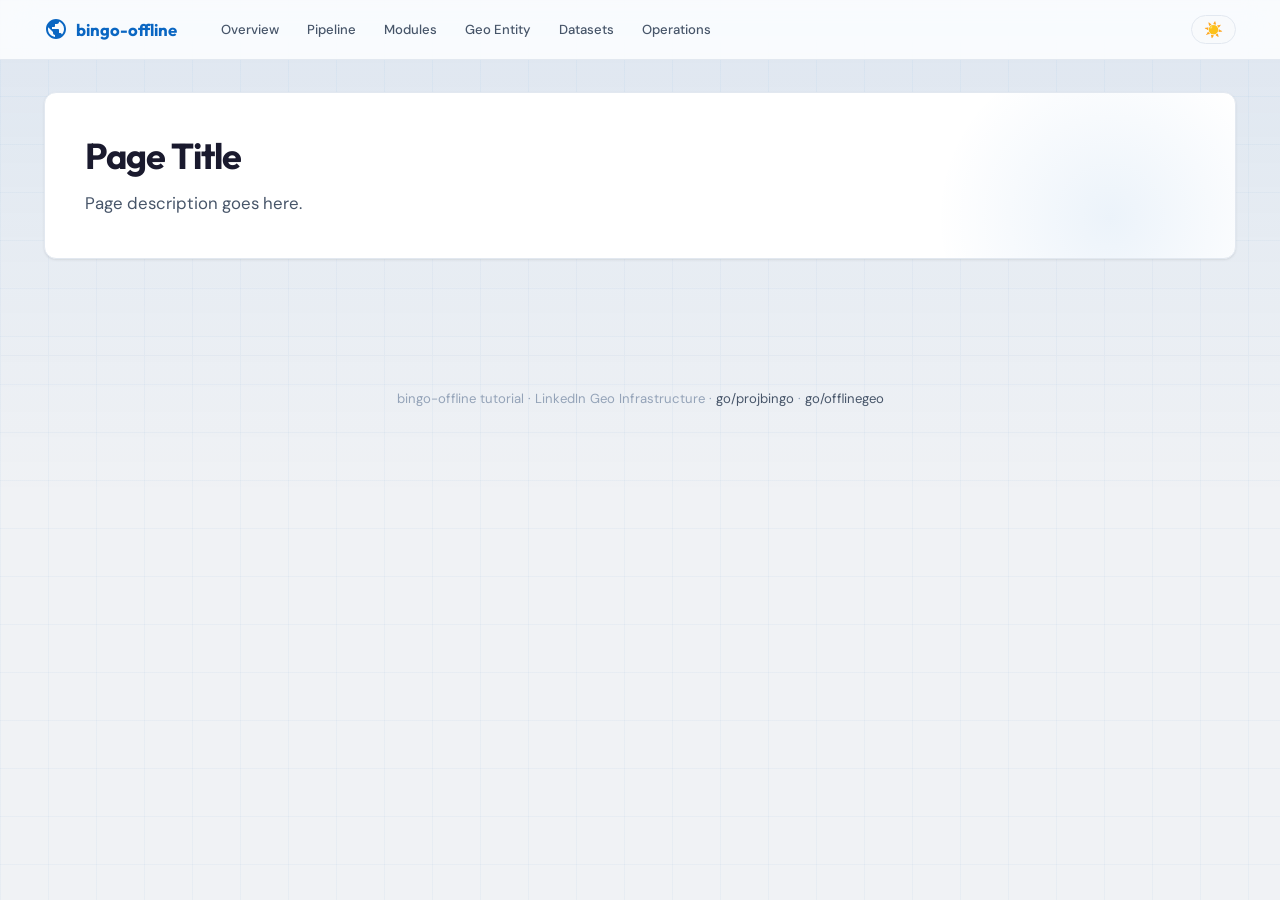
<file: pages/bingo-offline-tutorial/_template.html>
<!DOCTYPE html>
<html lang="en" data-theme="light">
<head>
  <meta charset="UTF-8">
  <meta name="viewport" content="width=device-width, initial-scale=1.0">
  <title>PAGE_TITLE — bingo-offline Tutorial</title>
  <link rel="preconnect" href="https://fonts.googleapis.com">
  <link href="https://fonts.googleapis.com/css2?family=Outfit:wght@300..800&family=DM+Sans:opsz,wght@9..40,300..600&family=JetBrains+Mono:wght@400;500&display=swap" rel="stylesheet">
  <style>
    /* =============================================
       BINGO-OFFLINE TUTORIAL DESIGN SYSTEM
       Theme: Meridian — Cartographic Data Observatory
       ============================================= */

    /* --- Variables --- */
    :root {
      --bg: #f0f2f5;
      --grid-color: rgba(10,102,194,0.035);
      --surface: #ffffff;
      --surface-hover: #f8fafc;
      --text: #1a1a2e;
      --text-sec: #475569;
      --text-muted: #94a3b8;
      --text-inv: #ffffff;
      --primary: #0a66c2;
      --primary-hover: #004182;
      --primary-light: #dbeafe;
      --primary-glow: rgba(10,102,194,0.08);
      --accent: #057642;
      --accent-light: #dcfce7;
      --warn: #d97706;
      --warn-light: #fef3c7;
      --danger: #dc2626;
      --danger-light: #fee2e2;
      --border: #e2e8f0;
      --border-strong: #cbd5e1;
      --shadow: 0 1px 3px rgba(0,0,0,0.06), 0 1px 2px rgba(0,0,0,0.04);
      --shadow-md: 0 4px 12px rgba(0,0,0,0.07);
      --shadow-lg: 0 12px 40px rgba(0,0,0,0.1);
      --radius: 12px;
      --radius-sm: 8px;
      --radius-xs: 4px;
      --nav-h: 60px;
      --max-w: 1240px;
      --font-d: 'Outfit', -apple-system, system-ui, sans-serif;
      --font-b: 'DM Sans', -apple-system, system-ui, sans-serif;
      --font-m: 'JetBrains Mono', 'SF Mono', 'Cascadia Code', monospace;
      --mod-blue: #0a66c2;
      --mod-purple: #7c3aed;
      --mod-amber: #d97706;
      --mod-green: #059669;
      --mod-red: #dc2626;
      --mod-gray: #64748b;
      --mod-teal: #0891b2;
      --mod-indigo: #4f46e5;
    }
    [data-theme="dark"] {
      --bg: #0a101e;
      --grid-color: rgba(88,166,255,0.025);
      --surface: #111827;
      --surface-hover: #1e293b;
      --text: #e2e8f0;
      --text-sec: #94a3b8;
      --text-muted: #475569;
      --text-inv: #0a101e;
      --primary: #58a6ff;
      --primary-hover: #79b8ff;
      --primary-light: #172554;
      --primary-glow: rgba(88,166,255,0.1);
      --accent: #4ade80;
      --accent-light: #052e16;
      --warn: #fbbf24;
      --warn-light: #422006;
      --danger: #f87171;
      --danger-light: #450a0a;
      --border: #1e293b;
      --border-strong: #334155;
      --shadow: 0 1px 3px rgba(0,0,0,0.3);
      --shadow-md: 0 4px 12px rgba(0,0,0,0.4);
      --shadow-lg: 0 12px 40px rgba(0,0,0,0.5);
    }

    /* --- Reset --- */
    *, *::before, *::after { box-sizing: border-box; margin: 0; padding: 0; }
    html { scroll-behavior: smooth; scroll-padding-top: calc(var(--nav-h) + 24px); }
    body {
      font-family: var(--font-b);
      background: var(--bg);
      color: var(--text);
      line-height: 1.65;
      position: relative;
      overflow-x: hidden;
      -webkit-font-smoothing: antialiased;
    }
    /* Map grid overlay */
    body::before {
      content: '';
      position: fixed; inset: 0;
      background:
        linear-gradient(var(--grid-color) 1px, transparent 1px),
        linear-gradient(90deg, var(--grid-color) 1px, transparent 1px);
      background-size: 48px 48px;
      pointer-events: none; z-index: 0;
    }
    /* Ambient top glow */
    body::after {
      content: '';
      position: fixed; top: 0; left: 0; right: 0; height: 500px;
      background: linear-gradient(180deg, var(--primary-glow) 0%, transparent 100%);
      pointer-events: none; z-index: 0;
    }

    /* --- Typography --- */
    h1, h2, h3, h4, h5 { font-family: var(--font-d); line-height: 1.25; color: var(--text); }
    h1 { font-size: 2.25rem; font-weight: 700; letter-spacing: -0.025em; }
    h2 { font-size: 1.6rem; font-weight: 600; letter-spacing: -0.015em; margin-bottom: 1rem; }
    h3 { font-size: 1.15rem; font-weight: 600; }
    h4 { font-size: 0.95rem; font-weight: 600; }
    p { color: var(--text-sec); max-width: 72ch; }
    a { color: var(--primary); text-decoration: none; transition: color 0.2s; }
    a:hover { color: var(--primary-hover); text-decoration: underline; }
    code {
      font-family: var(--font-m); font-size: 0.84em;
      background: var(--primary-light); color: var(--primary);
      padding: 2px 7px; border-radius: var(--radius-xs);
    }
    pre {
      background: var(--surface); border: 1px solid var(--border);
      border-radius: var(--radius-sm); padding: 1rem 1.25rem; overflow-x: auto;
      font-family: var(--font-m); font-size: 0.84rem; line-height: 1.7;
    }
    pre code { background: none; padding: 0; color: var(--text); font-size: 1em; }

    /* --- Layout --- */
    .container { max-width: var(--max-w); margin: 0 auto; padding: 0 1.5rem; position: relative; z-index: 1; }
    .page-content { padding: calc(var(--nav-h) + 2rem) 0 4rem; }
    .grid-2 { display: grid; grid-template-columns: repeat(2, 1fr); gap: 1.25rem; }
    .grid-3 { display: grid; grid-template-columns: repeat(3, 1fr); gap: 1.25rem; }
    .grid-4 { display: grid; grid-template-columns: repeat(4, 1fr); gap: 1rem; }
    @media (max-width: 900px) { .grid-3 { grid-template-columns: repeat(2, 1fr); } }
    @media (max-width: 768px) {
      .grid-2, .grid-3, .grid-4 { grid-template-columns: 1fr; }
      h1 { font-size: 1.75rem; }
      .container { padding: 0 1rem; }
    }

    /* --- Nav --- */
    nav {
      position: fixed; top: 0; left: 0; right: 0; height: var(--nav-h);
      background: rgba(255,255,255,0.82);
      backdrop-filter: blur(16px) saturate(180%);
      -webkit-backdrop-filter: blur(16px) saturate(180%);
      border-bottom: 1px solid var(--border);
      z-index: 100; display: flex; align-items: center;
    }
    [data-theme="dark"] nav { background: rgba(10,16,30,0.82); }
    .nav-inner {
      max-width: var(--max-w); margin: 0 auto; padding: 0 1.5rem;
      width: 100%; display: flex; align-items: center; gap: 0.5rem;
    }
    .nav-brand {
      font-family: var(--font-d); font-weight: 700; font-size: 1.05rem;
      color: var(--primary); margin-right: 1.5rem; white-space: nowrap;
      display: flex; align-items: center; gap: 0.5rem; text-decoration: none;
    }
    .nav-brand:hover { text-decoration: none; color: var(--primary); }
    .nav-brand svg { width: 24px; height: 24px; fill: currentColor; flex-shrink: 0; }
    .nav-links { display: flex; gap: 0.25rem; overflow-x: auto; flex: 1; scrollbar-width: none; }
    .nav-links::-webkit-scrollbar { display: none; }
    .nav-links a {
      padding: 0.4rem 0.75rem; border-radius: var(--radius-sm);
      font-size: 0.82rem; font-weight: 500; white-space: nowrap;
      color: var(--text-sec); transition: all 0.2s; text-decoration: none;
    }
    .nav-links a:hover { background: var(--primary-light); color: var(--primary); text-decoration: none; }
    .nav-links a[aria-current="page"] {
      background: var(--primary); color: var(--text-inv) !important;
    }
    .theme-toggle {
      background: var(--surface-hover); border: 1px solid var(--border);
      border-radius: 20px; cursor: pointer; padding: 6px 12px;
      font-size: 0.95rem; display: flex; align-items: center; gap: 4px;
      transition: all 0.25s; margin-left: auto; flex-shrink: 0; line-height: 1;
    }
    .theme-toggle:hover { border-color: var(--primary); background: var(--primary-light); }
    @media (max-width: 768px) {
      .nav-links a { padding: 0.35rem 0.5rem; font-size: 0.75rem; }
      .nav-brand { font-size: 0.9rem; margin-right: 0.75rem; }
      .nav-brand span { display: none; }
    }

    /* --- Hero --- */
    .hero {
      background: var(--surface); border: 1px solid var(--border);
      border-radius: var(--radius); padding: 2.5rem;
      margin-bottom: 2rem; position: relative; overflow: hidden;
      box-shadow: var(--shadow);
      animation: heroIn 0.6s ease forwards;
    }
    .hero::before {
      content: ''; position: absolute; top: -50px; right: -50px;
      width: 350px; height: 350px;
      background: radial-gradient(circle, var(--primary-glow) 0%, transparent 70%);
      pointer-events: none;
    }
    .hero h1 { margin-bottom: 0.75rem; position: relative; }
    .hero p { font-size: 1.05rem; position: relative; }
    .hero .subtitle { font-size: 0.95rem; color: var(--text-muted); margin-top: 0.25rem; }
    @keyframes heroIn {
      from { opacity: 0; transform: translateY(16px); }
      to { opacity: 1; transform: translateY(0); }
    }

    /* --- Stats Strip --- */
    .stats-strip { display: flex; gap: 1rem; margin-top: 1.5rem; flex-wrap: wrap; position: relative; }
    .stat {
      display: flex; flex-direction: column; align-items: center;
      padding: 0.75rem 1.25rem; background: var(--primary-light);
      border-radius: var(--radius-sm); min-width: 90px;
    }
    .stat-value {
      font-family: var(--font-d); font-size: 1.5rem; font-weight: 700;
      color: var(--primary); line-height: 1.2;
    }
    .stat-label {
      font-size: 0.72rem; color: var(--text-sec); font-weight: 500;
      text-transform: uppercase; letter-spacing: 0.06em; margin-top: 2px;
    }

    /* --- Card --- */
    .card {
      background: var(--surface); border: 1px solid var(--border);
      border-radius: var(--radius); padding: 1.5rem;
      box-shadow: var(--shadow); transition: all 0.25s;
    }
    .card:hover { box-shadow: var(--shadow-md); border-color: var(--border-strong); }
    .card-accent { border-left: 4px solid var(--primary); }
    .card h3 { margin-bottom: 0.5rem; }
    .card p { font-size: 0.9rem; }

    /* --- Section --- */
    .section { margin-bottom: 2.5rem; }
    .section-header {
      display: flex; align-items: center; gap: 0.75rem;
      margin-bottom: 1.25rem; padding-bottom: 0.75rem;
      border-bottom: 2px solid var(--border);
    }
    .section-header h2 { margin-bottom: 0; }
    .section-icon {
      width: 36px; height: 36px; border-radius: var(--radius-sm);
      display: flex; align-items: center; justify-content: center;
      font-size: 1.1rem; flex-shrink: 0;
    }

    /* --- Accordion --- */
    .accordion { border: 1px solid var(--border); border-radius: var(--radius); overflow: hidden; }
    .accordion-item { border-bottom: 1px solid var(--border); }
    .accordion-item:last-child { border-bottom: none; }
    .accordion-trigger {
      width: 100%; padding: 0.85rem 1.25rem; background: var(--surface);
      border: none; cursor: pointer; display: flex; align-items: center;
      justify-content: space-between; font-family: var(--font-b);
      font-size: 0.92rem; font-weight: 500; color: var(--text);
      transition: background 0.2s; text-align: left;
    }
    .accordion-trigger:hover { background: var(--surface-hover); }
    .accordion-trigger .arrow {
      transition: transform 0.3s; font-size: 0.75rem; color: var(--text-muted);
      flex-shrink: 0; margin-left: 0.75rem;
    }
    .accordion-trigger[aria-expanded="true"] .arrow { transform: rotate(90deg); }
    .accordion-content {
      max-height: 0; overflow: hidden; transition: max-height 0.35s ease;
    }
    .accordion-body { padding: 1rem 1.25rem; background: var(--surface-hover); }

    /* --- Table --- */
    .table-wrap {
      overflow-x: auto; border: 1px solid var(--border);
      border-radius: var(--radius); background: var(--surface);
    }
    table { width: 100%; border-collapse: collapse; font-size: 0.87rem; }
    th {
      text-align: left; padding: 0.7rem 1rem;
      background: var(--surface-hover); font-weight: 600;
      font-size: 0.76rem; text-transform: uppercase; letter-spacing: 0.05em;
      color: var(--text-sec); border-bottom: 2px solid var(--border);
      position: sticky; top: 0;
    }
    td { padding: 0.6rem 1rem; border-bottom: 1px solid var(--border); vertical-align: top; }
    tr:last-child td { border-bottom: none; }
    tr:hover td { background: var(--surface-hover); }

    /* --- Badge --- */
    .badge {
      display: inline-flex; padding: 2px 8px; border-radius: 20px;
      font-size: 0.72rem; font-weight: 600; text-transform: uppercase;
      letter-spacing: 0.04em; white-space: nowrap;
    }
    .badge-blue { background: var(--primary-light); color: var(--primary); }
    .badge-green { background: var(--accent-light); color: var(--accent); }
    .badge-amber { background: var(--warn-light); color: var(--warn); }
    .badge-red { background: var(--danger-light); color: var(--danger); }
    .badge-purple { background: #ede9fe; color: #7c3aed; }
    .badge-gray { background: #f1f5f9; color: #64748b; }
    [data-theme="dark"] .badge-purple { background: #2e1065; }
    [data-theme="dark"] .badge-gray { background: #1e293b; }

    /* --- Search --- */
    .search-box { position: relative; max-width: 400px; }
    .search-box input {
      width: 100%; padding: 0.6rem 1rem 0.6rem 2.5rem;
      background: var(--surface); border: 1px solid var(--border);
      border-radius: var(--radius-sm); font-family: var(--font-b);
      font-size: 0.87rem; color: var(--text); outline: none;
      transition: border-color 0.2s, box-shadow 0.2s;
    }
    .search-box input:focus {
      border-color: var(--primary);
      box-shadow: 0 0 0 3px var(--primary-glow);
    }
    .search-box input::placeholder { color: var(--text-muted); }
    .search-icon {
      position: absolute; left: 0.85rem; top: 50%;
      transform: translateY(-50%); color: var(--text-muted);
      font-size: 0.9rem; pointer-events: none;
    }

    /* --- Filter Chips --- */
    .filter-bar { display: flex; gap: 0.5rem; flex-wrap: wrap; margin-bottom: 1.25rem; }
    .chip {
      padding: 0.4rem 0.85rem; border-radius: 20px;
      border: 1px solid var(--border); background: var(--surface);
      font-size: 0.82rem; font-weight: 500; cursor: pointer;
      transition: all 0.2s; color: var(--text-sec); font-family: var(--font-b);
    }
    .chip:hover, .chip.active {
      background: var(--primary); color: var(--text-inv); border-color: var(--primary);
    }

    /* --- Tooltip --- */
    [data-tip] { position: relative; cursor: help; }
    [data-tip]::after {
      content: attr(data-tip);
      visibility: hidden; opacity: 0;
      position: absolute; bottom: calc(100% + 6px); left: 50%;
      transform: translateX(-50%);
      background: var(--text); color: var(--bg); padding: 4px 10px;
      border-radius: var(--radius-xs); font-size: 0.76rem;
      white-space: nowrap; transition: all 0.2s; z-index: 50;
      pointer-events: none;
    }
    [data-tip]:hover::after { visibility: visible; opacity: 1; }

    /* --- SVG Diagram --- */
    .diagram-wrap {
      background: var(--surface); border: 1px solid var(--border);
      border-radius: var(--radius); padding: 1.5rem; overflow-x: auto;
    }
    .diagram-wrap svg { max-width: 100%; height: auto; display: block; }
    .diagram-wrap svg text {
      font-family: var(--font-d); fill: var(--text);
    }

    /* --- Slide-out Panel --- */
    .panel-overlay {
      position: fixed; inset: 0; background: rgba(0,0,0,0.3);
      z-index: 89; opacity: 0; visibility: hidden; transition: all 0.3s;
    }
    .panel-overlay.open { opacity: 1; visibility: visible; }
    .detail-panel {
      position: fixed; top: 0; right: 0; bottom: 0;
      width: 400px; max-width: 90vw; background: var(--surface);
      border-left: 1px solid var(--border); box-shadow: var(--shadow-lg);
      transform: translateX(100%); transition: transform 0.3s ease;
      z-index: 90; overflow-y: auto; padding: calc(var(--nav-h) + 1.5rem) 1.5rem 1.5rem;
    }
    .detail-panel.open { transform: translateX(0); }
    .panel-close {
      position: absolute; top: calc(var(--nav-h) + 0.75rem); right: 1rem;
      background: var(--surface-hover); border: 1px solid var(--border);
      border-radius: 50%; width: 32px; height: 32px; cursor: pointer;
      display: flex; align-items: center; justify-content: center;
      font-size: 1.1rem; color: var(--text-sec); transition: all 0.2s;
    }
    .panel-close:hover { background: var(--danger-light); color: var(--danger); }

    /* --- Quick Links --- */
    .quick-links { display: flex; gap: 0.75rem; flex-wrap: wrap; margin-top: 1.5rem; position: relative; }
    .quick-link {
      display: inline-flex; align-items: center; gap: 0.4rem;
      padding: 0.5rem 1rem; background: var(--surface);
      border: 1px solid var(--border); border-radius: var(--radius-sm);
      font-size: 0.85rem; font-weight: 500; transition: all 0.2s;
    }
    .quick-link:hover {
      border-color: var(--primary); color: var(--primary);
      background: var(--primary-light); text-decoration: none;
    }

    /* --- Flow Strip --- */
    .flow-strip {
      display: flex; align-items: center; gap: 0; overflow-x: auto;
      padding: 1rem 0; scrollbar-width: none;
    }
    .flow-strip::-webkit-scrollbar { display: none; }
    .flow-step {
      padding: 0.45rem 0.9rem; background: var(--primary-light);
      color: var(--primary); font-size: 0.8rem; font-weight: 600;
      white-space: nowrap; border-radius: var(--radius-xs);
    }
    .flow-arrow {
      color: var(--text-muted); padding: 0 0.4rem;
      font-size: 0.85rem; flex-shrink: 0;
    }

    /* --- Sidebar Layout --- */
    .with-sidebar {
      display: grid; grid-template-columns: 220px 1fr; gap: 1.5rem;
    }
    .sidebar {
      position: sticky; top: calc(var(--nav-h) + 1.5rem);
      align-self: start; height: fit-content;
    }
    .sidebar-nav a {
      display: block; padding: 0.5rem 0.75rem; border-radius: var(--radius-sm);
      font-size: 0.87rem; color: var(--text-sec); border-left: 3px solid transparent;
      transition: all 0.2s; text-decoration: none; margin-bottom: 2px;
    }
    .sidebar-nav a:hover { background: var(--surface-hover); color: var(--text); text-decoration: none; }
    .sidebar-nav a.active {
      background: var(--primary-light); color: var(--primary);
      border-left-color: var(--primary); font-weight: 600;
    }
    @media (max-width: 900px) {
      .with-sidebar { grid-template-columns: 1fr; }
      .sidebar {
        position: static; display: flex; gap: 0.5rem; overflow-x: auto;
        padding-bottom: 0.5rem; scrollbar-width: none;
      }
      .sidebar::-webkit-scrollbar { display: none; }
      .sidebar-nav { display: flex; gap: 0.25rem; }
      .sidebar-nav a { white-space: nowrap; border-left: none; border-bottom: 3px solid transparent; margin-bottom: 0; }
      .sidebar-nav a.active { border-bottom-color: var(--primary); border-left-color: transparent; }
    }

    /* --- Animations --- */
    .fade-in {
      opacity: 0; transform: translateY(14px);
      transition: opacity 0.5s ease, transform 0.5s ease;
    }
    .fade-in.visible { opacity: 1; transform: translateY(0); }
    .fade-in:nth-child(2) { transition-delay: 0.05s; }
    .fade-in:nth-child(3) { transition-delay: 0.1s; }
    .fade-in:nth-child(4) { transition-delay: 0.15s; }
    @media (prefers-reduced-motion: reduce) {
      .fade-in { opacity: 1; transform: none; transition: none; }
    }

    /* --- Footer --- */
    footer {
      border-top: 1px solid var(--border); padding: 2rem 0;
      text-align: center; color: var(--text-muted); font-size: 0.82rem;
      position: relative; z-index: 1;
    }
    footer a { color: var(--text-sec); }

    /* --- Utility --- */
    .mt-1 { margin-top: 0.5rem; }
    .mt-2 { margin-top: 1rem; }
    .mt-3 { margin-top: 1.5rem; }
    .mt-4 { margin-top: 2rem; }
    .mb-1 { margin-bottom: 0.5rem; }
    .mb-2 { margin-bottom: 1rem; }
    .mb-3 { margin-bottom: 1.5rem; }
    .flex { display: flex; }
    .flex-wrap { flex-wrap: wrap; }
    .items-center { align-items: center; }
    .gap-sm { gap: 0.5rem; }
    .gap-md { gap: 1rem; }
    .text-sm { font-size: 0.85rem; }
    .text-xs { font-size: 0.78rem; }
    .font-mono { font-family: var(--font-m); }
    .font-display { font-family: var(--font-d); }
    .fw-600 { font-weight: 600; }
    .color-blue { color: var(--mod-blue); }
    .color-purple { color: var(--mod-purple); }
    .color-amber { color: var(--mod-amber); }
    .color-green { color: var(--mod-green); }
    .color-red { color: var(--mod-red); }
    .color-gray { color: var(--mod-gray); }
    .color-teal { color: var(--mod-teal); }
    .color-indigo { color: var(--mod-indigo); }
    .hidden { display: none !important; }
    .sr-only { position: absolute; width: 1px; height: 1px; overflow: hidden; clip: rect(0,0,0,0); }
  </style>
</head>
<body>
  <!-- Navigation -->
  <nav>
    <div class="nav-inner">
      <a class="nav-brand" href="1-overview.html">
        <svg viewBox="0 0 24 24"><path d="M12 2C6.48 2 2 6.48 2 12s4.48 10 10 10 10-4.48 10-10S17.52 2 12 2zm-1 17.93c-3.95-.49-7-3.85-7-7.93 0-.62.08-1.21.21-1.79L9 15v1c0 1.1.9 2 2 2v1.93zm6.9-2.54c-.26-.81-1-1.39-1.9-1.39h-1v-3c0-.55-.45-1-1-1H8v-2h2c.55 0 1-.45 1-1V7h2c1.1 0 2-.9 2-2v-.41c2.93 1.19 5 4.06 5 7.41 0 2.08-.8 3.97-2.1 5.39z"/></svg>
        <span>bingo-offline</span>
      </a>
      <div class="nav-links">
        <a href="1-overview.html">Overview</a>
        <a href="2-pipeline.html">Pipeline</a>
        <a href="3-modules.html">Modules</a>
        <a href="4-geo-entity.html">Geo Entity</a>
        <a href="5-datasets.html">Datasets</a>
        <a href="6-operations.html">Operations</a>
      </div>
      <button class="theme-toggle" onclick="toggleTheme()" title="Toggle dark mode">
        <span class="theme-icon"></span>
      </button>
    </div>
  </nav>

  <!--
    ===========================================
    MAIN CONTENT — REPLACE THIS ENTIRE SECTION
    ===========================================
    Each page should have:
    <main class="page-content">
      <div class="container">
        ... page content ...
      </div>
    </main>
  -->
  <main class="page-content">
    <div class="container">
      <div class="hero">
        <h1>Page Title</h1>
        <p>Page description goes here.</p>
      </div>
    </div>
  </main>

  <!-- Footer -->
  <footer>
    <div class="container">
      bingo-offline tutorial &middot; LinkedIn Geo Infrastructure &middot;
      <a href="http://go/projbingo">go/projbingo</a> &middot;
      <a href="http://go/offlinegeo">go/offlinegeo</a>
    </div>
  </footer>

  <script>
    /* === Dark mode === */
    (function() {
      var saved = localStorage.getItem('bingo-theme');
      if (saved) document.documentElement.setAttribute('data-theme', saved);
      else if (window.matchMedia && window.matchMedia('(prefers-color-scheme: dark)').matches)
        document.documentElement.setAttribute('data-theme', 'dark');
      updateIcon();
    })();
    function toggleTheme() {
      var t = document.documentElement.getAttribute('data-theme') === 'dark' ? 'light' : 'dark';
      document.documentElement.setAttribute('data-theme', t);
      localStorage.setItem('bingo-theme', t);
      updateIcon();
    }
    function updateIcon() {
      var el = document.querySelector('.theme-icon');
      if (el) el.textContent = document.documentElement.getAttribute('data-theme') === 'dark' ? '\uD83C\uDF19' : '\u2600\uFE0F';
    }

    /* === Accordion === */
    document.addEventListener('DOMContentLoaded', function() {
      document.querySelectorAll('.accordion-trigger').forEach(function(btn) {
        btn.addEventListener('click', function() {
          var expanded = btn.getAttribute('aria-expanded') === 'true';
          btn.setAttribute('aria-expanded', String(!expanded));
          var content = btn.nextElementSibling;
          if (expanded) { content.style.maxHeight = '0'; }
          else { content.style.maxHeight = content.scrollHeight + 'px'; }
        });
      });

      /* === Scroll fade-in === */
      var obs = new IntersectionObserver(function(entries) {
        entries.forEach(function(e) {
          if (e.isIntersecting) { e.target.classList.add('visible'); obs.unobserve(e.target); }
        });
      }, { threshold: 0.08, rootMargin: '0px 0px -40px 0px' });
      document.querySelectorAll('.fade-in').forEach(function(el) { obs.observe(el); });
    });
  </script>
</body>
</html>
</file>
